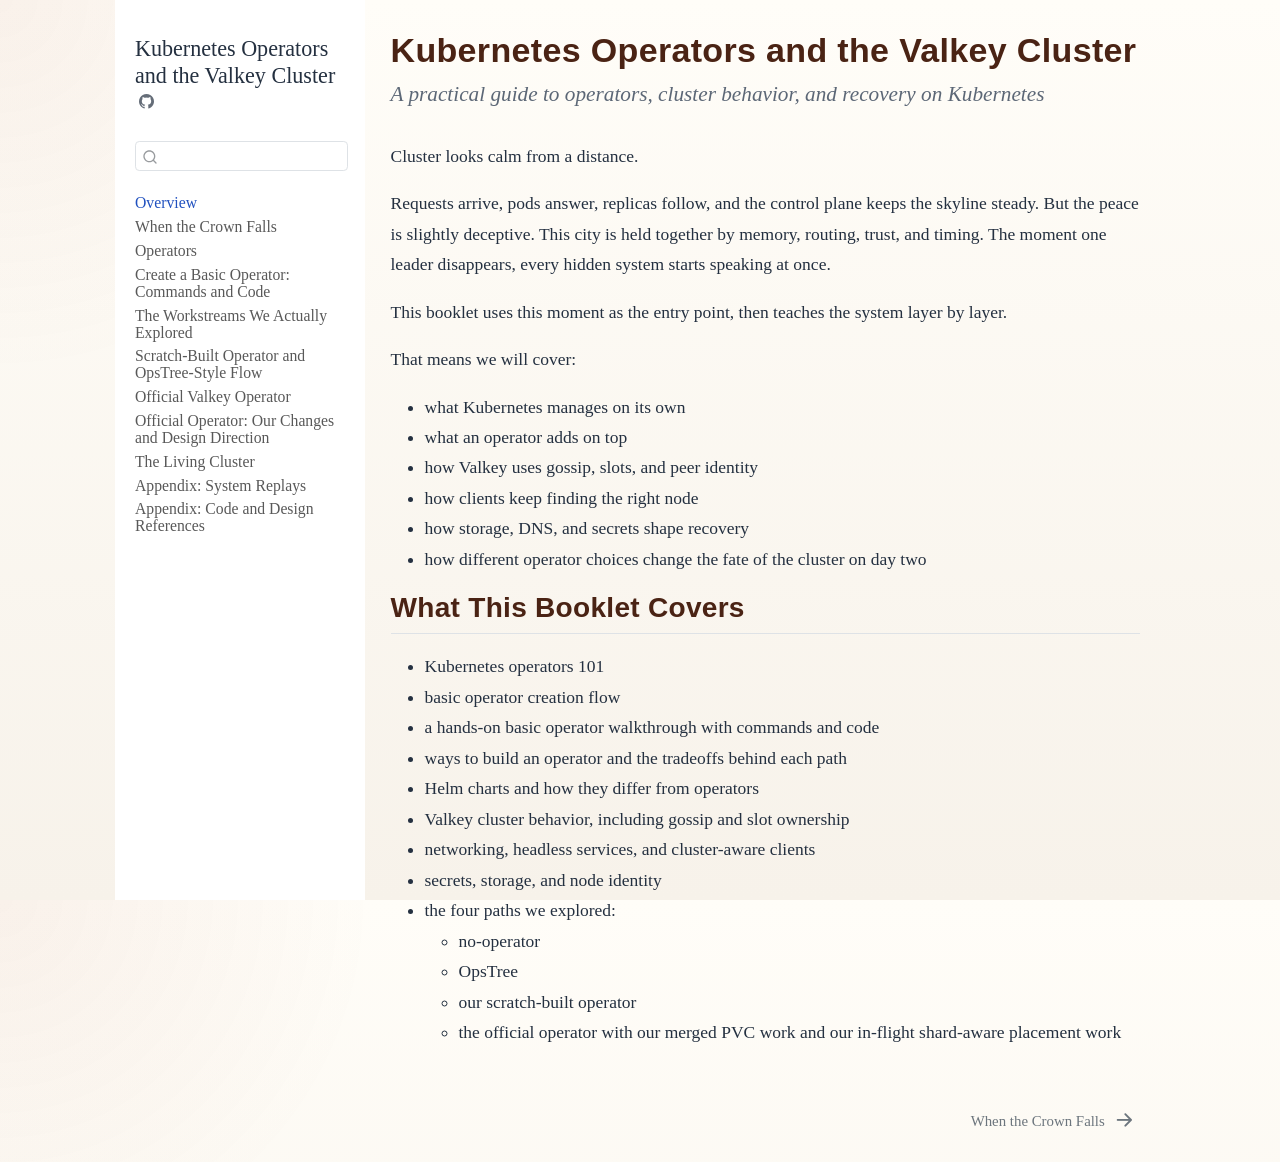
<file: index.html>
<!DOCTYPE html>
<html xmlns="http://www.w3.org/1999/xhtml" lang="en" xml:lang="en"><head>

<meta charset="utf-8">
<meta name="generator" content="quarto-1.9.37">

<meta name="viewport" content="width=device-width, initial-scale=1.0, user-scalable=yes">


<title>Kubernetes Operators and the Valkey Cluster</title>
<style>
/* Default styles provided by pandoc.
** See https://pandoc.org/MANUAL.html#variables-for-html for config info.
*/
code{white-space: pre-wrap;}
span.smallcaps{font-variant: small-caps;}
div.columns{display: flex; gap: min(4vw, 1.5em);}
div.column{flex: auto; overflow-x: auto;}
div.hanging-indent{margin-left: 1.5em; text-indent: -1.5em;}
ul.task-list{list-style: none;}
ul.task-list li input[type="checkbox"] {
  width: 0.8em;
  margin: 0 0.8em 0.2em -1em; /* quarto-specific, see https://github.com/quarto-dev/quarto-cli/issues/4556 */ 
  vertical-align: middle;
}
</style>


<script src="site_libs/quarto-nav/quarto-nav.js"></script>
<script src="site_libs/quarto-nav/headroom.min.js"></script>
<script src="site_libs/clipboard/clipboard.min.js"></script>
<script src="site_libs/quarto-search/autocomplete.umd.js"></script>
<script src="site_libs/quarto-search/fuse.min.js"></script>
<script src="site_libs/quarto-search/quarto-search.js"></script>
<meta name="quarto:offset" content="./">
<link href="./acts/01-the-problem.html" rel="next">
<script src="site_libs/quarto-html/quarto.js" type="module"></script>
<script src="site_libs/quarto-html/tabsets/tabsets.js" type="module"></script>
<script src="site_libs/quarto-html/popper.min.js"></script>
<script src="site_libs/quarto-html/tippy.umd.min.js"></script>
<script src="site_libs/quarto-html/anchor.min.js"></script>
<link href="site_libs/quarto-html/tippy.css" rel="stylesheet">
<link href="site_libs/quarto-html/quarto-syntax-highlighting-7f8f88aac4f3542376d5c11b86a4c14d.css" rel="stylesheet" id="quarto-text-highlighting-styles">
<script src="site_libs/bootstrap/bootstrap.min.js"></script>
<link href="site_libs/bootstrap/bootstrap-icons.css" rel="stylesheet">
<link href="site_libs/bootstrap/bootstrap-367522ac618891c39d4b2ae87ea7600e.min.css" rel="stylesheet" append-hash="true" id="quarto-bootstrap" data-mode="light">
<script id="quarto-search-options" type="application/json">{
  "location": "sidebar",
  "copy-button": false,
  "collapse-after": 3,
  "panel-placement": "start",
  "type": "textbox",
  "limit": 50,
  "keyboard-shortcut": [
    "f",
    "/",
    "s"
  ],
  "show-item-context": false,
  "language": {
    "search-no-results-text": "No results",
    "search-matching-documents-text": "matching documents",
    "search-copy-link-title": "Copy link to search",
    "search-hide-matches-text": "Hide additional matches",
    "search-more-match-text": "more match in this document",
    "search-more-matches-text": "more matches in this document",
    "search-clear-button-title": "Clear",
    "search-text-placeholder": "",
    "search-detached-cancel-button-title": "Cancel",
    "search-submit-button-title": "Submit",
    "search-label": "Search"
  }
}</script>
<style>html{ scroll-behavior: smooth; }</style>


<link rel="stylesheet" href="styles.css">
</head>

<body class="nav-sidebar floating fullcontent quarto-light">

<div id="quarto-search-results"></div>
  <header id="quarto-header" class="headroom fixed-top">
  <nav class="quarto-secondary-nav">
    <div class="container-fluid d-flex">
      <button type="button" class="quarto-btn-toggle btn" data-bs-toggle="collapse" role="button" data-bs-target=".quarto-sidebar-collapse-item" aria-controls="quarto-sidebar" aria-expanded="false" aria-label="Toggle sidebar navigation" onclick="if (window.quartoToggleHeadroom) { window.quartoToggleHeadroom(); }">
        <i class="bi bi-layout-text-sidebar-reverse"></i>
      </button>
        <nav class="quarto-page-breadcrumbs" aria-label="breadcrumb"><ol class="breadcrumb"><li class="breadcrumb-item"><a href="./index.html"><span class="chapter-title">Overview</span></a></li></ol></nav>
        <a class="flex-grow-1" role="navigation" data-bs-toggle="collapse" data-bs-target=".quarto-sidebar-collapse-item" aria-controls="quarto-sidebar" aria-expanded="false" aria-label="Toggle sidebar navigation" onclick="if (window.quartoToggleHeadroom) { window.quartoToggleHeadroom(); }">      
        </a>
      <button type="button" class="btn quarto-search-button" aria-label="Search" onclick="window.quartoOpenSearch();">
        <i class="bi bi-search"></i>
      </button>
    </div>
  </nav>
</header>
<!-- content -->
<div id="quarto-content" class="quarto-container page-columns page-rows-contents page-layout-article">
<!-- sidebar -->
  <nav id="quarto-sidebar" class="sidebar collapse collapse-horizontal quarto-sidebar-collapse-item sidebar-navigation floating overflow-auto">
    <div class="pt-lg-2 mt-2 text-left sidebar-header">
    <div class="sidebar-title mb-0 py-0">
      <a href="./">Kubernetes Operators and the Valkey Cluster</a> 
        <div class="sidebar-tools-main">
    <a href="https://github.com/DharmendraChoudhary67/operator-doc" title="Source Code" class="quarto-navigation-tool px-1" aria-label="Source Code"><i class="bi bi-github"></i></a>
</div>
    </div>
      </div>
        <div class="mt-2 flex-shrink-0 align-items-center">
        <div class="sidebar-search">
        <div id="quarto-search" class="" title="Search"></div>
        </div>
        </div>
    <div class="sidebar-menu-container"> 
    <ul class="list-unstyled mt-1">
        <li class="sidebar-item">
  <div class="sidebar-item-container"> 
  <a href="./index.html" class="sidebar-item-text sidebar-link active"><span class="chapter-title">Overview</span></a>
  </div>
</li>
        <li class="sidebar-item">
  <div class="sidebar-item-container"> 
  <a href="./acts/01-the-problem.html" class="sidebar-item-text sidebar-link"><span class="chapter-title">When the Crown Falls</span></a>
  </div>
</li>
        <li class="sidebar-item">
  <div class="sidebar-item-container"> 
  <a href="./acts/02-building-an-operator.html" class="sidebar-item-text sidebar-link"><span class="chapter-title">Operators</span></a>
  </div>
</li>
        <li class="sidebar-item">
  <div class="sidebar-item-container"> 
  <a href="./acts/basic-operator-in-practice.html" class="sidebar-item-text sidebar-link"><span class="chapter-title">Create a Basic Operator: Commands and Code</span></a>
  </div>
</li>
        <li class="sidebar-item">
  <div class="sidebar-item-container"> 
  <a href="./acts/04-operator-paths.html" class="sidebar-item-text sidebar-link"><span class="chapter-title">The Workstreams We Actually Explored</span></a>
  </div>
</li>
        <li class="sidebar-item">
  <div class="sidebar-item-container"> 
  <a href="./acts/scratch-and-opstree-flow.html" class="sidebar-item-text sidebar-link"><span class="chapter-title">Scratch-Built Operator and OpsTree-Style Flow</span></a>
  </div>
</li>
        <li class="sidebar-item">
  <div class="sidebar-item-container"> 
  <a href="./acts/official-operator-runtime.html" class="sidebar-item-text sidebar-link"><span class="chapter-title">Official Valkey Operator</span></a>
  </div>
</li>
        <li class="sidebar-item">
  <div class="sidebar-item-container"> 
  <a href="./acts/official-operator-our-changes.html" class="sidebar-item-text sidebar-link"><span class="chapter-title">Official Operator: Our Changes and Design Direction</span></a>
  </div>
</li>
        <li class="sidebar-item">
  <div class="sidebar-item-container"> 
  <a href="./acts/03-how-the-cluster-lives.html" class="sidebar-item-text sidebar-link"><span class="chapter-title">The Living Cluster</span></a>
  </div>
</li>
        <li class="sidebar-item">
  <div class="sidebar-item-container"> 
  <a href="./appendix/01-system-replays.html" class="sidebar-item-text sidebar-link"><span class="chapter-title">Appendix: System Replays</span></a>
  </div>
</li>
        <li class="sidebar-item">
  <div class="sidebar-item-container"> 
  <a href="./appendix/02-code-and-design-references.html" class="sidebar-item-text sidebar-link"><span class="chapter-title">Appendix: Code and Design References</span></a>
  </div>
</li>
    </ul>
    </div>
</nav>
<div id="quarto-sidebar-glass" class="quarto-sidebar-collapse-item" data-bs-toggle="collapse" data-bs-target=".quarto-sidebar-collapse-item"></div>
<!-- margin-sidebar -->
    
<!-- main -->
<main class="content" id="quarto-document-content">

<header id="title-block-header" class="quarto-title-block default">
<div class="quarto-title">
<h1 class="title">Kubernetes Operators and the Valkey Cluster</h1>
<p class="subtitle lead">A practical guide to operators, cluster behavior, and recovery on Kubernetes</p>
</div>



<div class="quarto-title-meta">

    
  
    
  </div>
  


</header>


<p>Cluster looks calm from a distance.</p>
<p>Requests arrive, pods answer, replicas follow, and the control plane keeps the skyline steady. But the peace is slightly deceptive. This city is held together by memory, routing, trust, and timing. The moment one leader disappears, every hidden system starts speaking at once.</p>
<p>This booklet uses this moment as the entry point, then teaches the system layer by layer.</p>
<p>That means we will cover:</p>
<ul>
<li>what Kubernetes manages on its own</li>
<li>what an operator adds on top</li>
<li>how Valkey uses gossip, slots, and peer identity</li>
<li>how clients keep finding the right node</li>
<li>how storage, DNS, and secrets shape recovery</li>
<li>how different operator choices change the fate of the cluster on day two</li>
</ul>
<section id="what-this-booklet-covers" class="level2">
<h2 class="anchored" data-anchor-id="what-this-booklet-covers">What This Booklet Covers</h2>
<ul>
<li>Kubernetes operators 101</li>
<li>basic operator creation flow</li>
<li>a hands-on basic operator walkthrough with commands and code</li>
<li>ways to build an operator and the tradeoffs behind each path</li>
<li>Helm charts and how they differ from operators</li>
<li>Valkey cluster behavior, including gossip and slot ownership</li>
<li>networking, headless services, and cluster-aware clients</li>
<li>secrets, storage, and node identity</li>
<li>the four paths we explored:
<ul>
<li>no-operator</li>
<li>OpsTree</li>
<li>our scratch-built operator</li>
<li>the official operator with our merged PVC work and our in-flight shard-aware placement work</li>
</ul></li>
</ul>


</section>

</main> <!-- /main -->
<script>
document.addEventListener("keydown", function (event) {
  const target = event.target;
  const isTypingContext =
    target &&
    (target.tagName === "INPUT" ||
      target.tagName === "TEXTAREA" ||
      target.tagName === "SELECT" ||
      target.isContentEditable);

  if (isTypingContext || event.metaKey || event.ctrlKey || event.altKey) {
    return;
  }

  const prev = document.querySelector('link[rel="prev"]');
  const next = document.querySelector('link[rel="next"]');

  if (event.key === "ArrowLeft" && prev) {
    window.location.href = prev.href;
  }

  if (event.key === "ArrowRight" && next) {
    window.location.href = next.href;
  }
});
</script>
<script id="quarto-html-after-body" type="application/javascript">
  window.document.addEventListener("DOMContentLoaded", function (event) {
    const icon = "";
    const anchorJS = new window.AnchorJS();
    anchorJS.options = {
      placement: 'right',
      icon: icon
    };
    anchorJS.add('.anchored');
    const isCodeAnnotation = (el) => {
      for (const clz of el.classList) {
        if (clz.startsWith('code-annotation-')) {                     
          return true;
        }
      }
      return false;
    }
    const onCopySuccess = function(e) {
      // button target
      const button = e.trigger;
      // don't keep focus
      button.blur();
      // flash "checked"
      button.classList.add('code-copy-button-checked');
      var currentTitle = button.getAttribute("title");
      button.setAttribute("title", "Copied!");
      let tooltip;
      if (window.bootstrap) {
        button.setAttribute("data-bs-toggle", "tooltip");
        button.setAttribute("data-bs-placement", "left");
        button.setAttribute("data-bs-title", "Copied!");
        tooltip = new bootstrap.Tooltip(button, 
          { trigger: "manual", 
            customClass: "code-copy-button-tooltip",
            offset: [0, -8]});
        tooltip.show();    
      }
      setTimeout(function() {
        if (tooltip) {
          tooltip.hide();
          button.removeAttribute("data-bs-title");
          button.removeAttribute("data-bs-toggle");
          button.removeAttribute("data-bs-placement");
        }
        button.setAttribute("title", currentTitle);
        button.classList.remove('code-copy-button-checked');
      }, 1000);
      // clear code selection
      e.clearSelection();
    }
    const getTextToCopy = function(trigger) {
      const outerScaffold = trigger.parentElement.cloneNode(true);
      const codeEl = outerScaffold.querySelector('code');
      for (const childEl of codeEl.children) {
        if (isCodeAnnotation(childEl)) {
          childEl.remove();
        }
      }
      return codeEl.innerText;
    }
    const clipboard = new window.ClipboardJS('.code-copy-button:not([data-in-quarto-modal])', {
      text: getTextToCopy
    });
    clipboard.on('success', onCopySuccess);
    if (window.document.getElementById('quarto-embedded-source-code-modal')) {
      const clipboardModal = new window.ClipboardJS('.code-copy-button[data-in-quarto-modal]', {
        text: getTextToCopy,
        container: window.document.getElementById('quarto-embedded-source-code-modal')
      });
      clipboardModal.on('success', onCopySuccess);
    }
      var localhostRegex = new RegExp(/^(?:http|https):\/\/localhost\:?[0-9]*\//);
      var mailtoRegex = new RegExp(/^mailto:/);
        var filterRegex = new RegExp('/' + window.location.host + '/');
      var isInternal = (href) => {
          return filterRegex.test(href) || localhostRegex.test(href) || mailtoRegex.test(href);
      }
      // Inspect non-navigation links and adorn them if external
     var links = window.document.querySelectorAll('a[href]:not(.nav-link):not(.navbar-brand):not(.toc-action):not(.sidebar-link):not(.sidebar-item-toggle):not(.pagination-link):not(.no-external):not([aria-hidden]):not(.dropdown-item):not(.quarto-navigation-tool):not(.about-link)');
      for (var i=0; i<links.length; i++) {
        const link = links[i];
        if (!isInternal(link.href)) {
          // undo the damage that might have been done by quarto-nav.js in the case of
          // links that we want to consider external
          if (link.dataset.originalHref !== undefined) {
            link.href = link.dataset.originalHref;
          }
        }
      }
    function tippyHover(el, contentFn, onTriggerFn, onUntriggerFn) {
      const config = {
        allowHTML: true,
        maxWidth: 500,
        delay: 100,
        arrow: false,
        appendTo: function(el) {
            return el.parentElement;
        },
        interactive: true,
        interactiveBorder: 10,
        theme: 'quarto',
        placement: 'bottom-start',
      };
      if (contentFn) {
        config.content = contentFn;
      }
      if (onTriggerFn) {
        config.onTrigger = onTriggerFn;
      }
      if (onUntriggerFn) {
        config.onUntrigger = onUntriggerFn;
      }
      window.tippy(el, config); 
    }
    const noterefs = window.document.querySelectorAll('a[role="doc-noteref"]');
    for (var i=0; i<noterefs.length; i++) {
      const ref = noterefs[i];
      tippyHover(ref, function() {
        // use id or data attribute instead here
        let href = ref.getAttribute('data-footnote-href') || ref.getAttribute('href');
        try { href = new URL(href).hash; } catch {}
        const id = href.replace(/^#\/?/, "");
        const note = window.document.getElementById(id);
        if (note) {
          return note.innerHTML;
        } else {
          return "";
        }
      });
    }
    const xrefs = window.document.querySelectorAll('a.quarto-xref');
    const processXRef = (id, note) => {
      // Strip column container classes
      const stripColumnClz = (el) => {
        el.classList.remove("page-full", "page-columns");
        if (el.children) {
          for (const child of el.children) {
            stripColumnClz(child);
          }
        }
      }
      stripColumnClz(note)
      if (id === null || id.startsWith('sec-')) {
        // Special case sections, only their first couple elements
        const container = document.createElement("div");
        if (note.children && note.children.length > 2) {
          container.appendChild(note.children[0].cloneNode(true));
          for (let i = 1; i < note.children.length; i++) {
            const child = note.children[i];
            if (child.tagName === "P" && child.innerText === "") {
              continue;
            } else {
              container.appendChild(child.cloneNode(true));
              break;
            }
          }
          if (window.Quarto?.typesetMath) {
            window.Quarto.typesetMath(container);
          }
          return container.innerHTML
        } else {
          if (window.Quarto?.typesetMath) {
            window.Quarto.typesetMath(note);
          }
          return note.innerHTML;
        }
      } else {
        // Remove any anchor links if they are present
        const anchorLink = note.querySelector('a.anchorjs-link');
        if (anchorLink) {
          anchorLink.remove();
        }
        if (window.Quarto?.typesetMath) {
          window.Quarto.typesetMath(note);
        }
        if (note.classList.contains("callout")) {
          return note.outerHTML;
        } else {
          return note.innerHTML;
        }
      }
    }
    for (var i=0; i<xrefs.length; i++) {
      const xref = xrefs[i];
      tippyHover(xref, undefined, function(instance) {
        instance.disable();
        let url = xref.getAttribute('href');
        let hash = undefined; 
        if (url.startsWith('#')) {
          hash = url;
        } else {
          try { hash = new URL(url).hash; } catch {}
        }
        if (hash) {
          const id = hash.replace(/^#\/?/, "");
          const note = window.document.getElementById(id);
          if (note !== null) {
            try {
              const html = processXRef(id, note.cloneNode(true));
              instance.setContent(html);
            } finally {
              instance.enable();
              instance.show();
            }
          } else {
            // See if we can fetch this
            fetch(url.split('#')[0])
            .then(res => res.text())
            .then(html => {
              const parser = new DOMParser();
              const htmlDoc = parser.parseFromString(html, "text/html");
              const note = htmlDoc.getElementById(id);
              if (note !== null) {
                const html = processXRef(id, note);
                instance.setContent(html);
              } 
            }).finally(() => {
              instance.enable();
              instance.show();
            });
          }
        } else {
          // See if we can fetch a full url (with no hash to target)
          // This is a special case and we should probably do some content thinning / targeting
          fetch(url)
          .then(res => res.text())
          .then(html => {
            const parser = new DOMParser();
            const htmlDoc = parser.parseFromString(html, "text/html");
            const note = htmlDoc.querySelector('main.content');
            if (note !== null) {
              // This should only happen for chapter cross references
              // (since there is no id in the URL)
              // remove the first header
              if (note.children.length > 0 && note.children[0].tagName === "HEADER") {
                note.children[0].remove();
              }
              const html = processXRef(null, note);
              instance.setContent(html);
            } 
          }).finally(() => {
            instance.enable();
            instance.show();
          });
        }
      }, function(instance) {
      });
    }
        let selectedAnnoteEl;
        const selectorForAnnotation = ( cell, annotation) => {
          let cellAttr = 'data-code-cell="' + cell + '"';
          let lineAttr = 'data-code-annotation="' +  annotation + '"';
          const selector = 'span[' + cellAttr + '][' + lineAttr + ']';
          return selector;
        }
        const selectCodeLines = (annoteEl) => {
          const doc = window.document;
          const targetCell = annoteEl.getAttribute("data-target-cell");
          const targetAnnotation = annoteEl.getAttribute("data-target-annotation");
          const annoteSpan = window.document.querySelector(selectorForAnnotation(targetCell, targetAnnotation));
          const lines = annoteSpan.getAttribute("data-code-lines").split(",");
          const lineIds = lines.map((line) => {
            return targetCell + "-" + line;
          })
          let top = null;
          let height = null;
          let parent = null;
          if (lineIds.length > 0) {
              //compute the position of the single el (top and bottom and make a div)
              const el = window.document.getElementById(lineIds[0]);
              top = el.offsetTop;
              height = el.offsetHeight;
              parent = el.parentElement.parentElement;
            if (lineIds.length > 1) {
              const lastEl = window.document.getElementById(lineIds[lineIds.length - 1]);
              const bottom = lastEl.offsetTop + lastEl.offsetHeight;
              height = bottom - top;
            }
            if (top !== null && height !== null && parent !== null) {
              // cook up a div (if necessary) and position it 
              let div = window.document.getElementById("code-annotation-line-highlight");
              if (div === null) {
                div = window.document.createElement("div");
                div.setAttribute("id", "code-annotation-line-highlight");
                div.style.position = 'absolute';
                parent.appendChild(div);
              }
              div.style.top = top - 2 + "px";
              div.style.height = height + 4 + "px";
              div.style.left = 0;
              let gutterDiv = window.document.getElementById("code-annotation-line-highlight-gutter");
              if (gutterDiv === null) {
                gutterDiv = window.document.createElement("div");
                gutterDiv.setAttribute("id", "code-annotation-line-highlight-gutter");
                gutterDiv.style.position = 'absolute';
                const codeCell = window.document.getElementById(targetCell);
                const gutter = codeCell.querySelector('.code-annotation-gutter');
                gutter.appendChild(gutterDiv);
              }
              gutterDiv.style.top = top - 2 + "px";
              gutterDiv.style.height = height + 4 + "px";
            }
            selectedAnnoteEl = annoteEl;
          }
        };
        const unselectCodeLines = () => {
          const elementsIds = ["code-annotation-line-highlight", "code-annotation-line-highlight-gutter"];
          elementsIds.forEach((elId) => {
            const div = window.document.getElementById(elId);
            if (div) {
              div.remove();
            }
          });
          selectedAnnoteEl = undefined;
        };
          // Handle positioning of the toggle
      window.addEventListener(
        "resize",
        throttle(() => {
          elRect = undefined;
          if (selectedAnnoteEl) {
            selectCodeLines(selectedAnnoteEl);
          }
        }, 10)
      );
      function throttle(fn, ms) {
      let throttle = false;
      let timer;
        return (...args) => {
          if(!throttle) { // first call gets through
              fn.apply(this, args);
              throttle = true;
          } else { // all the others get throttled
              if(timer) clearTimeout(timer); // cancel #2
              timer = setTimeout(() => {
                fn.apply(this, args);
                timer = throttle = false;
              }, ms);
          }
        };
      }
        // Attach click handler to the DT
        const annoteDls = window.document.querySelectorAll('dt[data-target-cell]');
        for (const annoteDlNode of annoteDls) {
          annoteDlNode.addEventListener('click', (event) => {
            const clickedEl = event.target;
            if (clickedEl !== selectedAnnoteEl) {
              unselectCodeLines();
              const activeEl = window.document.querySelector('dt[data-target-cell].code-annotation-active');
              if (activeEl) {
                activeEl.classList.remove('code-annotation-active');
              }
              selectCodeLines(clickedEl);
              clickedEl.classList.add('code-annotation-active');
            } else {
              // Unselect the line
              unselectCodeLines();
              clickedEl.classList.remove('code-annotation-active');
            }
          });
        }
    const findCites = (el) => {
      const parentEl = el.parentElement;
      if (parentEl) {
        const cites = parentEl.dataset.cites;
        if (cites) {
          return {
            el,
            cites: cites.split(' ')
          };
        } else {
          return findCites(el.parentElement)
        }
      } else {
        return undefined;
      }
    };
    var bibliorefs = window.document.querySelectorAll('a[role="doc-biblioref"]');
    for (var i=0; i<bibliorefs.length; i++) {
      const ref = bibliorefs[i];
      const citeInfo = findCites(ref);
      if (citeInfo) {
        tippyHover(citeInfo.el, function() {
          var popup = window.document.createElement('div');
          citeInfo.cites.forEach(function(cite) {
            var citeDiv = window.document.createElement('div');
            citeDiv.classList.add('hanging-indent');
            citeDiv.classList.add('csl-entry');
            var biblioDiv = window.document.getElementById('ref-' + cite);
            if (biblioDiv) {
              citeDiv.innerHTML = biblioDiv.innerHTML;
            }
            popup.appendChild(citeDiv);
          });
          return popup.innerHTML;
        });
      }
    }
  });
  </script>
<nav class="page-navigation">
  <div class="nav-page nav-page-previous">
  </div>
  <div class="nav-page nav-page-next">
      <a href="./acts/01-the-problem.html" class="pagination-link" aria-label="When the Crown Falls">
        <span class="nav-page-text"><span class="chapter-title">When the Crown Falls</span></span> <i class="bi bi-arrow-right-short"></i>
      </a>
  </div>
</nav>
</div> <!-- /content -->




<script src="site_libs/quarto-html/zenscroll-min.js"></script>
</body></html>
</file>
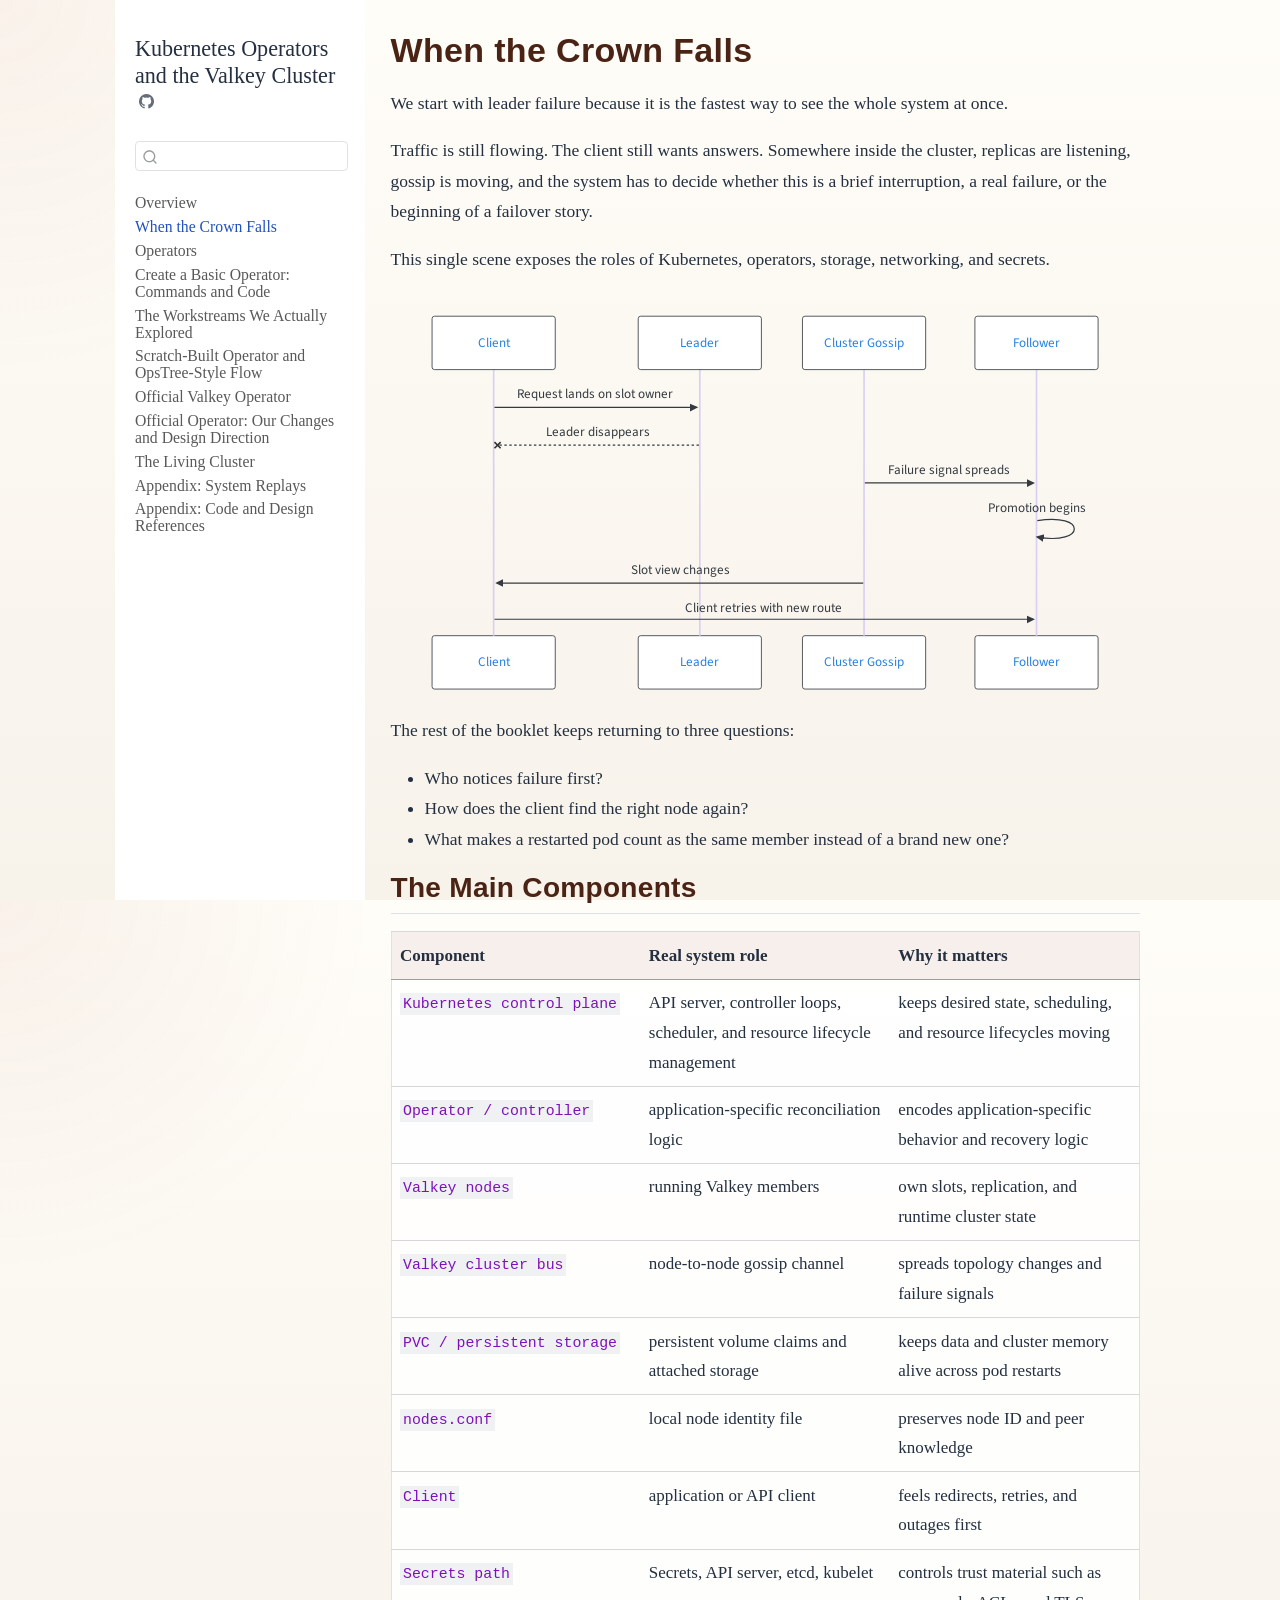
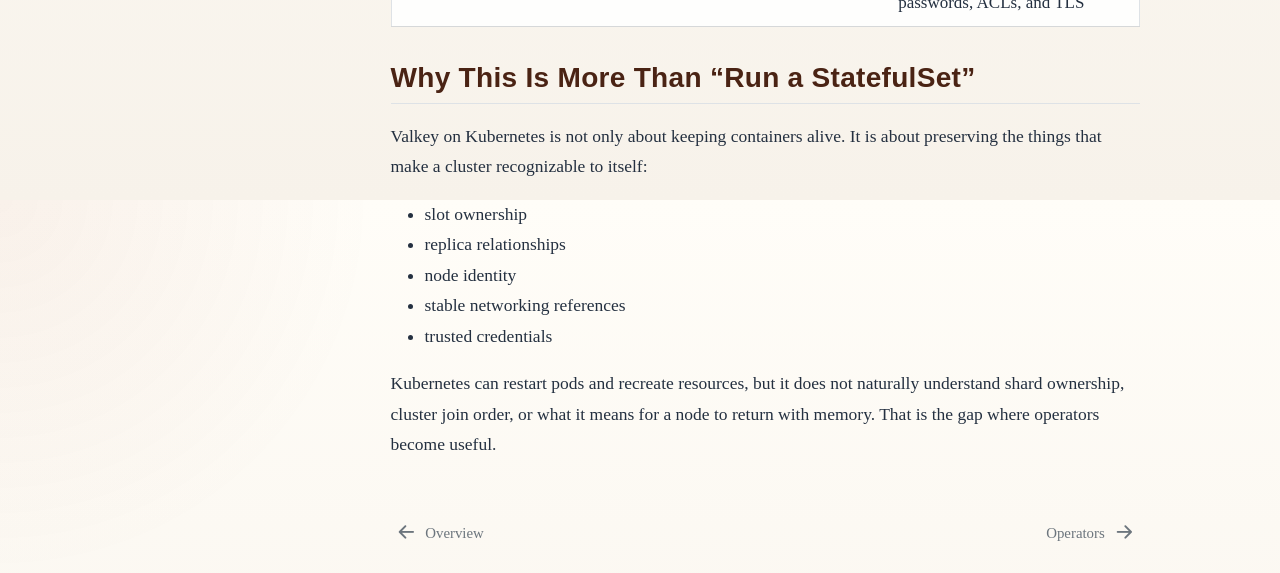
<file: acts/01-the-problem.html>
<!DOCTYPE html>
<html xmlns="http://www.w3.org/1999/xhtml" lang="en" xml:lang="en"><head>

<meta charset="utf-8">
<meta name="generator" content="quarto-1.9.37">

<meta name="viewport" content="width=device-width, initial-scale=1.0, user-scalable=yes">


<title>When the Crown Falls – Kubernetes Operators and the Valkey Cluster</title>
<style>
/* Default styles provided by pandoc.
** See https://pandoc.org/MANUAL.html#variables-for-html for config info.
*/
code{white-space: pre-wrap;}
span.smallcaps{font-variant: small-caps;}
div.columns{display: flex; gap: min(4vw, 1.5em);}
div.column{flex: auto; overflow-x: auto;}
div.hanging-indent{margin-left: 1.5em; text-indent: -1.5em;}
ul.task-list{list-style: none;}
ul.task-list li input[type="checkbox"] {
  width: 0.8em;
  margin: 0 0.8em 0.2em -1em; /* quarto-specific, see https://github.com/quarto-dev/quarto-cli/issues/4556 */ 
  vertical-align: middle;
}
</style>


<script src="../site_libs/quarto-nav/quarto-nav.js"></script>
<script src="../site_libs/quarto-nav/headroom.min.js"></script>
<script src="../site_libs/clipboard/clipboard.min.js"></script>
<script src="../site_libs/quarto-search/autocomplete.umd.js"></script>
<script src="../site_libs/quarto-search/fuse.min.js"></script>
<script src="../site_libs/quarto-search/quarto-search.js"></script>
<meta name="quarto:offset" content="../">
<link href="../acts/02-building-an-operator.html" rel="next">
<link href="../index.html" rel="prev">
<script src="../site_libs/quarto-html/quarto.js" type="module"></script>
<script src="../site_libs/quarto-html/tabsets/tabsets.js" type="module"></script>
<script src="../site_libs/quarto-html/popper.min.js"></script>
<script src="../site_libs/quarto-html/tippy.umd.min.js"></script>
<script src="../site_libs/quarto-html/anchor.min.js"></script>
<link href="../site_libs/quarto-html/tippy.css" rel="stylesheet">
<link href="../site_libs/quarto-html/quarto-syntax-highlighting-7f8f88aac4f3542376d5c11b86a4c14d.css" rel="stylesheet" id="quarto-text-highlighting-styles">
<script src="../site_libs/bootstrap/bootstrap.min.js"></script>
<link href="../site_libs/bootstrap/bootstrap-icons.css" rel="stylesheet">
<link href="../site_libs/bootstrap/bootstrap-367522ac618891c39d4b2ae87ea7600e.min.css" rel="stylesheet" append-hash="true" id="quarto-bootstrap" data-mode="light">
<script id="quarto-search-options" type="application/json">{
  "location": "sidebar",
  "copy-button": false,
  "collapse-after": 3,
  "panel-placement": "start",
  "type": "textbox",
  "limit": 50,
  "keyboard-shortcut": [
    "f",
    "/",
    "s"
  ],
  "show-item-context": false,
  "language": {
    "search-no-results-text": "No results",
    "search-matching-documents-text": "matching documents",
    "search-copy-link-title": "Copy link to search",
    "search-hide-matches-text": "Hide additional matches",
    "search-more-match-text": "more match in this document",
    "search-more-matches-text": "more matches in this document",
    "search-clear-button-title": "Clear",
    "search-text-placeholder": "",
    "search-detached-cancel-button-title": "Cancel",
    "search-submit-button-title": "Submit",
    "search-label": "Search"
  }
}</script>
<style>html{ scroll-behavior: smooth; }</style>
<script src="../site_libs/quarto-diagram/mermaid.min.js"></script>
<script src="../site_libs/quarto-diagram/mermaid-init.js"></script>
<link href="../site_libs/quarto-diagram/mermaid.css" rel="stylesheet">


<link rel="stylesheet" href="../styles.css">
</head>

<body class="nav-sidebar floating fullcontent quarto-light">

<div id="quarto-search-results"></div>
  <header id="quarto-header" class="headroom fixed-top">
  <nav class="quarto-secondary-nav">
    <div class="container-fluid d-flex">
      <button type="button" class="quarto-btn-toggle btn" data-bs-toggle="collapse" role="button" data-bs-target=".quarto-sidebar-collapse-item" aria-controls="quarto-sidebar" aria-expanded="false" aria-label="Toggle sidebar navigation" onclick="if (window.quartoToggleHeadroom) { window.quartoToggleHeadroom(); }">
        <i class="bi bi-layout-text-sidebar-reverse"></i>
      </button>
        <nav class="quarto-page-breadcrumbs" aria-label="breadcrumb"><ol class="breadcrumb"><li class="breadcrumb-item"><a href="../acts/01-the-problem.html"><span class="chapter-title">When the Crown Falls</span></a></li></ol></nav>
        <a class="flex-grow-1" role="navigation" data-bs-toggle="collapse" data-bs-target=".quarto-sidebar-collapse-item" aria-controls="quarto-sidebar" aria-expanded="false" aria-label="Toggle sidebar navigation" onclick="if (window.quartoToggleHeadroom) { window.quartoToggleHeadroom(); }">      
        </a>
      <button type="button" class="btn quarto-search-button" aria-label="Search" onclick="window.quartoOpenSearch();">
        <i class="bi bi-search"></i>
      </button>
    </div>
  </nav>
</header>
<!-- content -->
<div id="quarto-content" class="quarto-container page-columns page-rows-contents page-layout-article">
<!-- sidebar -->
  <nav id="quarto-sidebar" class="sidebar collapse collapse-horizontal quarto-sidebar-collapse-item sidebar-navigation floating overflow-auto">
    <div class="pt-lg-2 mt-2 text-left sidebar-header">
    <div class="sidebar-title mb-0 py-0">
      <a href="../">Kubernetes Operators and the Valkey Cluster</a> 
        <div class="sidebar-tools-main">
    <a href="https://github.com/DharmendraChoudhary67/operator-doc" title="Source Code" class="quarto-navigation-tool px-1" aria-label="Source Code"><i class="bi bi-github"></i></a>
</div>
    </div>
      </div>
        <div class="mt-2 flex-shrink-0 align-items-center">
        <div class="sidebar-search">
        <div id="quarto-search" class="" title="Search"></div>
        </div>
        </div>
    <div class="sidebar-menu-container"> 
    <ul class="list-unstyled mt-1">
        <li class="sidebar-item">
  <div class="sidebar-item-container"> 
  <a href="../index.html" class="sidebar-item-text sidebar-link"><span class="chapter-title">Overview</span></a>
  </div>
</li>
        <li class="sidebar-item">
  <div class="sidebar-item-container"> 
  <a href="../acts/01-the-problem.html" class="sidebar-item-text sidebar-link active"><span class="chapter-title">When the Crown Falls</span></a>
  </div>
</li>
        <li class="sidebar-item">
  <div class="sidebar-item-container"> 
  <a href="../acts/02-building-an-operator.html" class="sidebar-item-text sidebar-link"><span class="chapter-title">Operators</span></a>
  </div>
</li>
        <li class="sidebar-item">
  <div class="sidebar-item-container"> 
  <a href="../acts/basic-operator-in-practice.html" class="sidebar-item-text sidebar-link"><span class="chapter-title">Create a Basic Operator: Commands and Code</span></a>
  </div>
</li>
        <li class="sidebar-item">
  <div class="sidebar-item-container"> 
  <a href="../acts/04-operator-paths.html" class="sidebar-item-text sidebar-link"><span class="chapter-title">The Workstreams We Actually Explored</span></a>
  </div>
</li>
        <li class="sidebar-item">
  <div class="sidebar-item-container"> 
  <a href="../acts/scratch-and-opstree-flow.html" class="sidebar-item-text sidebar-link"><span class="chapter-title">Scratch-Built Operator and OpsTree-Style Flow</span></a>
  </div>
</li>
        <li class="sidebar-item">
  <div class="sidebar-item-container"> 
  <a href="../acts/official-operator-runtime.html" class="sidebar-item-text sidebar-link"><span class="chapter-title">Official Valkey Operator</span></a>
  </div>
</li>
        <li class="sidebar-item">
  <div class="sidebar-item-container"> 
  <a href="../acts/official-operator-our-changes.html" class="sidebar-item-text sidebar-link"><span class="chapter-title">Official Operator: Our Changes and Design Direction</span></a>
  </div>
</li>
        <li class="sidebar-item">
  <div class="sidebar-item-container"> 
  <a href="../acts/03-how-the-cluster-lives.html" class="sidebar-item-text sidebar-link"><span class="chapter-title">The Living Cluster</span></a>
  </div>
</li>
        <li class="sidebar-item">
  <div class="sidebar-item-container"> 
  <a href="../appendix/01-system-replays.html" class="sidebar-item-text sidebar-link"><span class="chapter-title">Appendix: System Replays</span></a>
  </div>
</li>
        <li class="sidebar-item">
  <div class="sidebar-item-container"> 
  <a href="../appendix/02-code-and-design-references.html" class="sidebar-item-text sidebar-link"><span class="chapter-title">Appendix: Code and Design References</span></a>
  </div>
</li>
    </ul>
    </div>
</nav>
<div id="quarto-sidebar-glass" class="quarto-sidebar-collapse-item" data-bs-toggle="collapse" data-bs-target=".quarto-sidebar-collapse-item"></div>
<!-- margin-sidebar -->
    
<!-- main -->
<main class="content" id="quarto-document-content">

<header id="title-block-header" class="quarto-title-block default">
<div class="quarto-title">
<h1 class="title"><span class="chapter-title">When the Crown Falls</span></h1>
</div>



<div class="quarto-title-meta">

    
  
    
  </div>
  


</header>


<p>We start with leader failure because it is the fastest way to see the whole system at once.</p>
<p>Traffic is still flowing. The client still wants answers. Somewhere inside the cluster, replicas are listening, gossip is moving, and the system has to decide whether this is a brief interruption, a real failure, or the beginning of a failover story.</p>
<p>This single scene exposes the roles of Kubernetes, operators, storage, networking, and secrets.</p>
<div class="cell" data-layout-align="default">
<div class="cell-output-display">
<div>
<p></p><figure class="figure"><p></p>
<div>
<pre class="mermaid mermaid-js">sequenceDiagram
  participant C as Client
  participant L as Leader
  participant G as Cluster Gossip
  participant F as Follower

  C-&gt;&gt;L: Request lands on slot owner
  L--xC: Leader disappears
  G-&gt;&gt;F: Failure signal spreads
  F-&gt;&gt;F: Promotion begins
  G-&gt;&gt;C: Slot view changes
  C-&gt;&gt;F: Client retries with new route
</pre>
</div>
<p></p></figure><p></p>
</div>
</div>
</div>
<p>The rest of the booklet keeps returning to three questions:</p>
<ul>
<li>Who notices failure first?</li>
<li>How does the client find the right node again?</li>
<li>What makes a restarted pod count as the same member instead of a brand new one?</li>
</ul>
<section id="the-main-components" class="level2">
<h2 class="anchored" data-anchor-id="the-main-components">The Main Components</h2>
<table class="caption-top table">
<colgroup>
<col style="width: 33%">
<col style="width: 33%">
<col style="width: 33%">
</colgroup>
<thead>
<tr class="header">
<th>Component</th>
<th>Real system role</th>
<th>Why it matters</th>
</tr>
</thead>
<tbody>
<tr class="odd">
<td><code>Kubernetes control plane</code></td>
<td>API server, controller loops, scheduler, and resource lifecycle management</td>
<td>keeps desired state, scheduling, and resource lifecycles moving</td>
</tr>
<tr class="even">
<td><code>Operator / controller</code></td>
<td>application-specific reconciliation logic</td>
<td>encodes application-specific behavior and recovery logic</td>
</tr>
<tr class="odd">
<td><code>Valkey nodes</code></td>
<td>running Valkey members</td>
<td>own slots, replication, and runtime cluster state</td>
</tr>
<tr class="even">
<td><code>Valkey cluster bus</code></td>
<td>node-to-node gossip channel</td>
<td>spreads topology changes and failure signals</td>
</tr>
<tr class="odd">
<td><code>PVC / persistent storage</code></td>
<td>persistent volume claims and attached storage</td>
<td>keeps data and cluster memory alive across pod restarts</td>
</tr>
<tr class="even">
<td><code>nodes.conf</code></td>
<td>local node identity file</td>
<td>preserves node ID and peer knowledge</td>
</tr>
<tr class="odd">
<td><code>Client</code></td>
<td>application or API client</td>
<td>feels redirects, retries, and outages first</td>
</tr>
<tr class="even">
<td><code>Secrets path</code></td>
<td>Secrets, API server, etcd, kubelet</td>
<td>controls trust material such as passwords, ACLs, and TLS</td>
</tr>
</tbody>
</table>
</section>
<section id="why-this-is-more-than-run-a-statefulset" class="level2">
<h2 class="anchored" data-anchor-id="why-this-is-more-than-run-a-statefulset">Why This Is More Than “Run a StatefulSet”</h2>
<p>Valkey on Kubernetes is not only about keeping containers alive. It is about preserving the things that make a cluster recognizable to itself:</p>
<ul>
<li>slot ownership</li>
<li>replica relationships</li>
<li>node identity</li>
<li>stable networking references</li>
<li>trusted credentials</li>
</ul>
<p>Kubernetes can restart pods and recreate resources, but it does not naturally understand shard ownership, cluster join order, or what it means for a node to return with memory. That is the gap where operators become useful.</p>


</section>

</main> <!-- /main -->
<script>
document.addEventListener("keydown", function (event) {
  const target = event.target;
  const isTypingContext =
    target &&
    (target.tagName === "INPUT" ||
      target.tagName === "TEXTAREA" ||
      target.tagName === "SELECT" ||
      target.isContentEditable);

  if (isTypingContext || event.metaKey || event.ctrlKey || event.altKey) {
    return;
  }

  const prev = document.querySelector('link[rel="prev"]');
  const next = document.querySelector('link[rel="next"]');

  if (event.key === "ArrowLeft" && prev) {
    window.location.href = prev.href;
  }

  if (event.key === "ArrowRight" && next) {
    window.location.href = next.href;
  }
});
</script>
<script id="quarto-html-after-body" type="application/javascript">
  window.document.addEventListener("DOMContentLoaded", function (event) {
    const icon = "";
    const anchorJS = new window.AnchorJS();
    anchorJS.options = {
      placement: 'right',
      icon: icon
    };
    anchorJS.add('.anchored');
    const isCodeAnnotation = (el) => {
      for (const clz of el.classList) {
        if (clz.startsWith('code-annotation-')) {                     
          return true;
        }
      }
      return false;
    }
    const onCopySuccess = function(e) {
      // button target
      const button = e.trigger;
      // don't keep focus
      button.blur();
      // flash "checked"
      button.classList.add('code-copy-button-checked');
      var currentTitle = button.getAttribute("title");
      button.setAttribute("title", "Copied!");
      let tooltip;
      if (window.bootstrap) {
        button.setAttribute("data-bs-toggle", "tooltip");
        button.setAttribute("data-bs-placement", "left");
        button.setAttribute("data-bs-title", "Copied!");
        tooltip = new bootstrap.Tooltip(button, 
          { trigger: "manual", 
            customClass: "code-copy-button-tooltip",
            offset: [0, -8]});
        tooltip.show();    
      }
      setTimeout(function() {
        if (tooltip) {
          tooltip.hide();
          button.removeAttribute("data-bs-title");
          button.removeAttribute("data-bs-toggle");
          button.removeAttribute("data-bs-placement");
        }
        button.setAttribute("title", currentTitle);
        button.classList.remove('code-copy-button-checked');
      }, 1000);
      // clear code selection
      e.clearSelection();
    }
    const getTextToCopy = function(trigger) {
      const outerScaffold = trigger.parentElement.cloneNode(true);
      const codeEl = outerScaffold.querySelector('code');
      for (const childEl of codeEl.children) {
        if (isCodeAnnotation(childEl)) {
          childEl.remove();
        }
      }
      return codeEl.innerText;
    }
    const clipboard = new window.ClipboardJS('.code-copy-button:not([data-in-quarto-modal])', {
      text: getTextToCopy
    });
    clipboard.on('success', onCopySuccess);
    if (window.document.getElementById('quarto-embedded-source-code-modal')) {
      const clipboardModal = new window.ClipboardJS('.code-copy-button[data-in-quarto-modal]', {
        text: getTextToCopy,
        container: window.document.getElementById('quarto-embedded-source-code-modal')
      });
      clipboardModal.on('success', onCopySuccess);
    }
      var localhostRegex = new RegExp(/^(?:http|https):\/\/localhost\:?[0-9]*\//);
      var mailtoRegex = new RegExp(/^mailto:/);
        var filterRegex = new RegExp('/' + window.location.host + '/');
      var isInternal = (href) => {
          return filterRegex.test(href) || localhostRegex.test(href) || mailtoRegex.test(href);
      }
      // Inspect non-navigation links and adorn them if external
     var links = window.document.querySelectorAll('a[href]:not(.nav-link):not(.navbar-brand):not(.toc-action):not(.sidebar-link):not(.sidebar-item-toggle):not(.pagination-link):not(.no-external):not([aria-hidden]):not(.dropdown-item):not(.quarto-navigation-tool):not(.about-link)');
      for (var i=0; i<links.length; i++) {
        const link = links[i];
        if (!isInternal(link.href)) {
          // undo the damage that might have been done by quarto-nav.js in the case of
          // links that we want to consider external
          if (link.dataset.originalHref !== undefined) {
            link.href = link.dataset.originalHref;
          }
        }
      }
    function tippyHover(el, contentFn, onTriggerFn, onUntriggerFn) {
      const config = {
        allowHTML: true,
        maxWidth: 500,
        delay: 100,
        arrow: false,
        appendTo: function(el) {
            return el.parentElement;
        },
        interactive: true,
        interactiveBorder: 10,
        theme: 'quarto',
        placement: 'bottom-start',
      };
      if (contentFn) {
        config.content = contentFn;
      }
      if (onTriggerFn) {
        config.onTrigger = onTriggerFn;
      }
      if (onUntriggerFn) {
        config.onUntrigger = onUntriggerFn;
      }
      window.tippy(el, config); 
    }
    const noterefs = window.document.querySelectorAll('a[role="doc-noteref"]');
    for (var i=0; i<noterefs.length; i++) {
      const ref = noterefs[i];
      tippyHover(ref, function() {
        // use id or data attribute instead here
        let href = ref.getAttribute('data-footnote-href') || ref.getAttribute('href');
        try { href = new URL(href).hash; } catch {}
        const id = href.replace(/^#\/?/, "");
        const note = window.document.getElementById(id);
        if (note) {
          return note.innerHTML;
        } else {
          return "";
        }
      });
    }
    const xrefs = window.document.querySelectorAll('a.quarto-xref');
    const processXRef = (id, note) => {
      // Strip column container classes
      const stripColumnClz = (el) => {
        el.classList.remove("page-full", "page-columns");
        if (el.children) {
          for (const child of el.children) {
            stripColumnClz(child);
          }
        }
      }
      stripColumnClz(note)
      if (id === null || id.startsWith('sec-')) {
        // Special case sections, only their first couple elements
        const container = document.createElement("div");
        if (note.children && note.children.length > 2) {
          container.appendChild(note.children[0].cloneNode(true));
          for (let i = 1; i < note.children.length; i++) {
            const child = note.children[i];
            if (child.tagName === "P" && child.innerText === "") {
              continue;
            } else {
              container.appendChild(child.cloneNode(true));
              break;
            }
          }
          if (window.Quarto?.typesetMath) {
            window.Quarto.typesetMath(container);
          }
          return container.innerHTML
        } else {
          if (window.Quarto?.typesetMath) {
            window.Quarto.typesetMath(note);
          }
          return note.innerHTML;
        }
      } else {
        // Remove any anchor links if they are present
        const anchorLink = note.querySelector('a.anchorjs-link');
        if (anchorLink) {
          anchorLink.remove();
        }
        if (window.Quarto?.typesetMath) {
          window.Quarto.typesetMath(note);
        }
        if (note.classList.contains("callout")) {
          return note.outerHTML;
        } else {
          return note.innerHTML;
        }
      }
    }
    for (var i=0; i<xrefs.length; i++) {
      const xref = xrefs[i];
      tippyHover(xref, undefined, function(instance) {
        instance.disable();
        let url = xref.getAttribute('href');
        let hash = undefined; 
        if (url.startsWith('#')) {
          hash = url;
        } else {
          try { hash = new URL(url).hash; } catch {}
        }
        if (hash) {
          const id = hash.replace(/^#\/?/, "");
          const note = window.document.getElementById(id);
          if (note !== null) {
            try {
              const html = processXRef(id, note.cloneNode(true));
              instance.setContent(html);
            } finally {
              instance.enable();
              instance.show();
            }
          } else {
            // See if we can fetch this
            fetch(url.split('#')[0])
            .then(res => res.text())
            .then(html => {
              const parser = new DOMParser();
              const htmlDoc = parser.parseFromString(html, "text/html");
              const note = htmlDoc.getElementById(id);
              if (note !== null) {
                const html = processXRef(id, note);
                instance.setContent(html);
              } 
            }).finally(() => {
              instance.enable();
              instance.show();
            });
          }
        } else {
          // See if we can fetch a full url (with no hash to target)
          // This is a special case and we should probably do some content thinning / targeting
          fetch(url)
          .then(res => res.text())
          .then(html => {
            const parser = new DOMParser();
            const htmlDoc = parser.parseFromString(html, "text/html");
            const note = htmlDoc.querySelector('main.content');
            if (note !== null) {
              // This should only happen for chapter cross references
              // (since there is no id in the URL)
              // remove the first header
              if (note.children.length > 0 && note.children[0].tagName === "HEADER") {
                note.children[0].remove();
              }
              const html = processXRef(null, note);
              instance.setContent(html);
            } 
          }).finally(() => {
            instance.enable();
            instance.show();
          });
        }
      }, function(instance) {
      });
    }
        let selectedAnnoteEl;
        const selectorForAnnotation = ( cell, annotation) => {
          let cellAttr = 'data-code-cell="' + cell + '"';
          let lineAttr = 'data-code-annotation="' +  annotation + '"';
          const selector = 'span[' + cellAttr + '][' + lineAttr + ']';
          return selector;
        }
        const selectCodeLines = (annoteEl) => {
          const doc = window.document;
          const targetCell = annoteEl.getAttribute("data-target-cell");
          const targetAnnotation = annoteEl.getAttribute("data-target-annotation");
          const annoteSpan = window.document.querySelector(selectorForAnnotation(targetCell, targetAnnotation));
          const lines = annoteSpan.getAttribute("data-code-lines").split(",");
          const lineIds = lines.map((line) => {
            return targetCell + "-" + line;
          })
          let top = null;
          let height = null;
          let parent = null;
          if (lineIds.length > 0) {
              //compute the position of the single el (top and bottom and make a div)
              const el = window.document.getElementById(lineIds[0]);
              top = el.offsetTop;
              height = el.offsetHeight;
              parent = el.parentElement.parentElement;
            if (lineIds.length > 1) {
              const lastEl = window.document.getElementById(lineIds[lineIds.length - 1]);
              const bottom = lastEl.offsetTop + lastEl.offsetHeight;
              height = bottom - top;
            }
            if (top !== null && height !== null && parent !== null) {
              // cook up a div (if necessary) and position it 
              let div = window.document.getElementById("code-annotation-line-highlight");
              if (div === null) {
                div = window.document.createElement("div");
                div.setAttribute("id", "code-annotation-line-highlight");
                div.style.position = 'absolute';
                parent.appendChild(div);
              }
              div.style.top = top - 2 + "px";
              div.style.height = height + 4 + "px";
              div.style.left = 0;
              let gutterDiv = window.document.getElementById("code-annotation-line-highlight-gutter");
              if (gutterDiv === null) {
                gutterDiv = window.document.createElement("div");
                gutterDiv.setAttribute("id", "code-annotation-line-highlight-gutter");
                gutterDiv.style.position = 'absolute';
                const codeCell = window.document.getElementById(targetCell);
                const gutter = codeCell.querySelector('.code-annotation-gutter');
                gutter.appendChild(gutterDiv);
              }
              gutterDiv.style.top = top - 2 + "px";
              gutterDiv.style.height = height + 4 + "px";
            }
            selectedAnnoteEl = annoteEl;
          }
        };
        const unselectCodeLines = () => {
          const elementsIds = ["code-annotation-line-highlight", "code-annotation-line-highlight-gutter"];
          elementsIds.forEach((elId) => {
            const div = window.document.getElementById(elId);
            if (div) {
              div.remove();
            }
          });
          selectedAnnoteEl = undefined;
        };
          // Handle positioning of the toggle
      window.addEventListener(
        "resize",
        throttle(() => {
          elRect = undefined;
          if (selectedAnnoteEl) {
            selectCodeLines(selectedAnnoteEl);
          }
        }, 10)
      );
      function throttle(fn, ms) {
      let throttle = false;
      let timer;
        return (...args) => {
          if(!throttle) { // first call gets through
              fn.apply(this, args);
              throttle = true;
          } else { // all the others get throttled
              if(timer) clearTimeout(timer); // cancel #2
              timer = setTimeout(() => {
                fn.apply(this, args);
                timer = throttle = false;
              }, ms);
          }
        };
      }
        // Attach click handler to the DT
        const annoteDls = window.document.querySelectorAll('dt[data-target-cell]');
        for (const annoteDlNode of annoteDls) {
          annoteDlNode.addEventListener('click', (event) => {
            const clickedEl = event.target;
            if (clickedEl !== selectedAnnoteEl) {
              unselectCodeLines();
              const activeEl = window.document.querySelector('dt[data-target-cell].code-annotation-active');
              if (activeEl) {
                activeEl.classList.remove('code-annotation-active');
              }
              selectCodeLines(clickedEl);
              clickedEl.classList.add('code-annotation-active');
            } else {
              // Unselect the line
              unselectCodeLines();
              clickedEl.classList.remove('code-annotation-active');
            }
          });
        }
    const findCites = (el) => {
      const parentEl = el.parentElement;
      if (parentEl) {
        const cites = parentEl.dataset.cites;
        if (cites) {
          return {
            el,
            cites: cites.split(' ')
          };
        } else {
          return findCites(el.parentElement)
        }
      } else {
        return undefined;
      }
    };
    var bibliorefs = window.document.querySelectorAll('a[role="doc-biblioref"]');
    for (var i=0; i<bibliorefs.length; i++) {
      const ref = bibliorefs[i];
      const citeInfo = findCites(ref);
      if (citeInfo) {
        tippyHover(citeInfo.el, function() {
          var popup = window.document.createElement('div');
          citeInfo.cites.forEach(function(cite) {
            var citeDiv = window.document.createElement('div');
            citeDiv.classList.add('hanging-indent');
            citeDiv.classList.add('csl-entry');
            var biblioDiv = window.document.getElementById('ref-' + cite);
            if (biblioDiv) {
              citeDiv.innerHTML = biblioDiv.innerHTML;
            }
            popup.appendChild(citeDiv);
          });
          return popup.innerHTML;
        });
      }
    }
  });
  </script>
<nav class="page-navigation">
  <div class="nav-page nav-page-previous">
      <a href="../index.html" class="pagination-link" aria-label="Overview">
        <i class="bi bi-arrow-left-short"></i> <span class="nav-page-text"><span class="chapter-title">Overview</span></span>
      </a>          
  </div>
  <div class="nav-page nav-page-next">
      <a href="../acts/02-building-an-operator.html" class="pagination-link" aria-label="Operators">
        <span class="nav-page-text"><span class="chapter-title">Operators</span></span> <i class="bi bi-arrow-right-short"></i>
      </a>
  </div>
</nav>
</div> <!-- /content -->




<script src="../site_libs/quarto-html/zenscroll-min.js"></script>
</body></html>
</file>
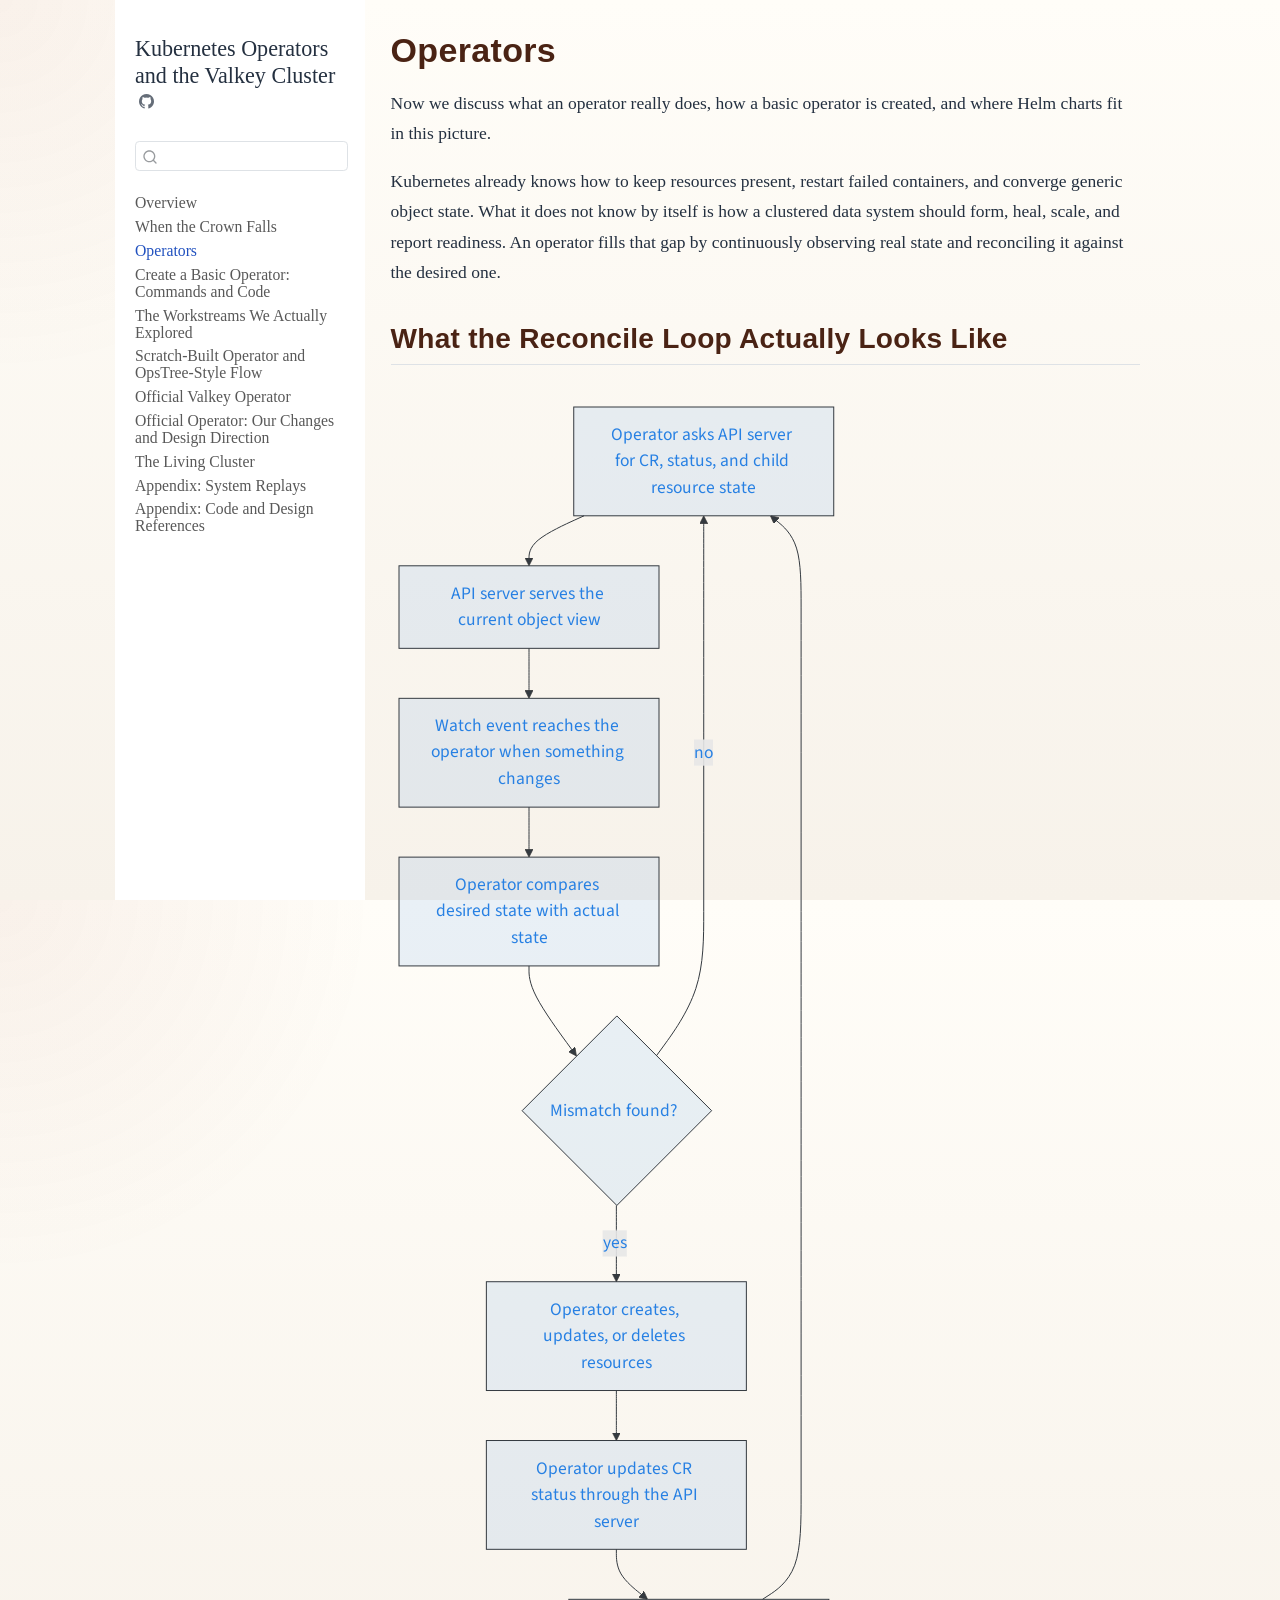
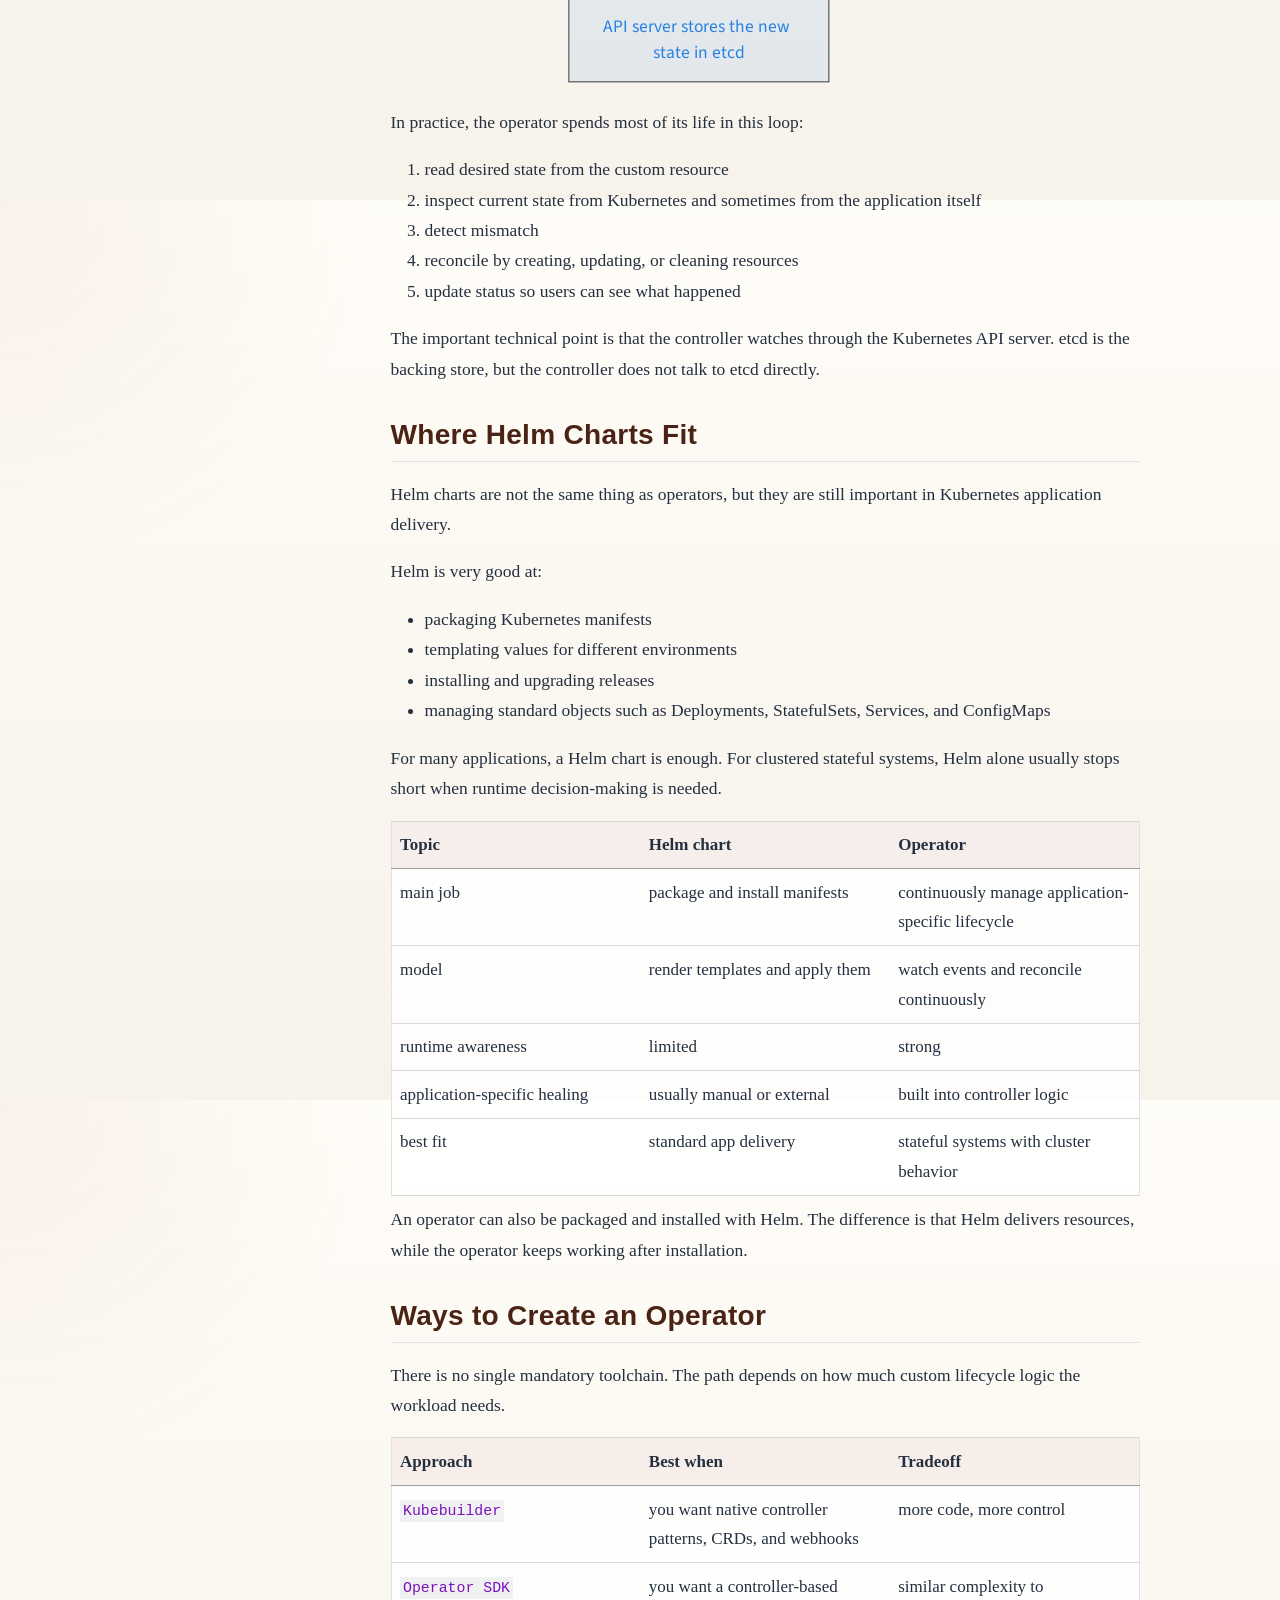
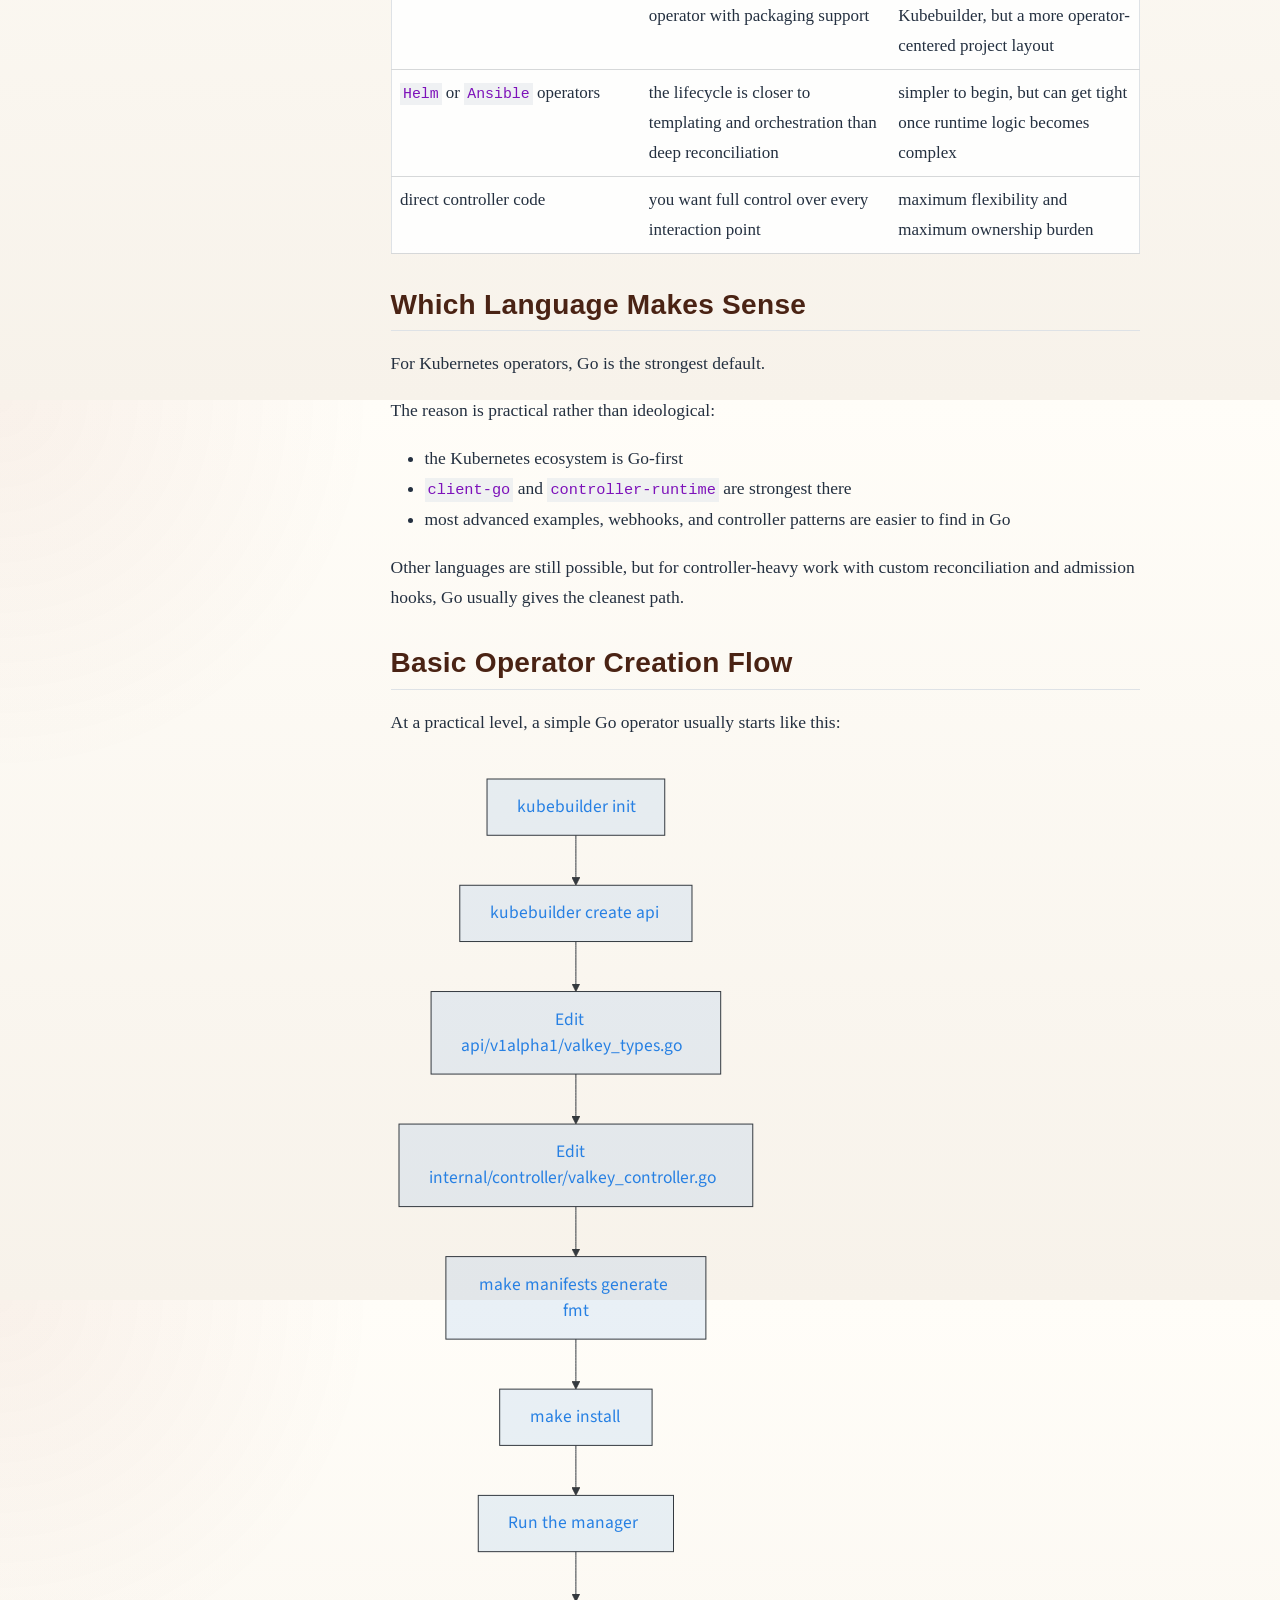
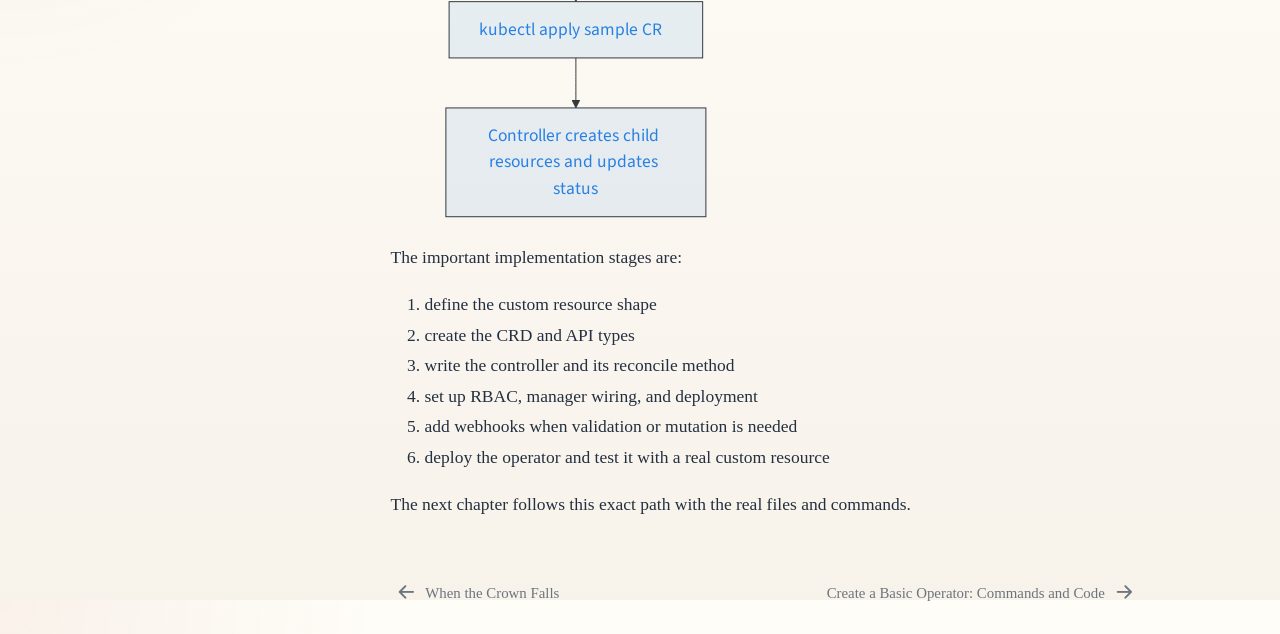
<file: acts/02-building-an-operator.html>
<!DOCTYPE html>
<html xmlns="http://www.w3.org/1999/xhtml" lang="en" xml:lang="en"><head>

<meta charset="utf-8">
<meta name="generator" content="quarto-1.9.37">

<meta name="viewport" content="width=device-width, initial-scale=1.0, user-scalable=yes">


<title>Operators – Kubernetes Operators and the Valkey Cluster</title>
<style>
/* Default styles provided by pandoc.
** See https://pandoc.org/MANUAL.html#variables-for-html for config info.
*/
code{white-space: pre-wrap;}
span.smallcaps{font-variant: small-caps;}
div.columns{display: flex; gap: min(4vw, 1.5em);}
div.column{flex: auto; overflow-x: auto;}
div.hanging-indent{margin-left: 1.5em; text-indent: -1.5em;}
ul.task-list{list-style: none;}
ul.task-list li input[type="checkbox"] {
  width: 0.8em;
  margin: 0 0.8em 0.2em -1em; /* quarto-specific, see https://github.com/quarto-dev/quarto-cli/issues/4556 */ 
  vertical-align: middle;
}
</style>


<script src="../site_libs/quarto-nav/quarto-nav.js"></script>
<script src="../site_libs/quarto-nav/headroom.min.js"></script>
<script src="../site_libs/clipboard/clipboard.min.js"></script>
<script src="../site_libs/quarto-search/autocomplete.umd.js"></script>
<script src="../site_libs/quarto-search/fuse.min.js"></script>
<script src="../site_libs/quarto-search/quarto-search.js"></script>
<meta name="quarto:offset" content="../">
<link href="../acts/basic-operator-in-practice.html" rel="next">
<link href="../acts/01-the-problem.html" rel="prev">
<script src="../site_libs/quarto-html/quarto.js" type="module"></script>
<script src="../site_libs/quarto-html/tabsets/tabsets.js" type="module"></script>
<script src="../site_libs/quarto-html/popper.min.js"></script>
<script src="../site_libs/quarto-html/tippy.umd.min.js"></script>
<script src="../site_libs/quarto-html/anchor.min.js"></script>
<link href="../site_libs/quarto-html/tippy.css" rel="stylesheet">
<link href="../site_libs/quarto-html/quarto-syntax-highlighting-7f8f88aac4f3542376d5c11b86a4c14d.css" rel="stylesheet" id="quarto-text-highlighting-styles">
<script src="../site_libs/bootstrap/bootstrap.min.js"></script>
<link href="../site_libs/bootstrap/bootstrap-icons.css" rel="stylesheet">
<link href="../site_libs/bootstrap/bootstrap-367522ac618891c39d4b2ae87ea7600e.min.css" rel="stylesheet" append-hash="true" id="quarto-bootstrap" data-mode="light">
<script id="quarto-search-options" type="application/json">{
  "location": "sidebar",
  "copy-button": false,
  "collapse-after": 3,
  "panel-placement": "start",
  "type": "textbox",
  "limit": 50,
  "keyboard-shortcut": [
    "f",
    "/",
    "s"
  ],
  "show-item-context": false,
  "language": {
    "search-no-results-text": "No results",
    "search-matching-documents-text": "matching documents",
    "search-copy-link-title": "Copy link to search",
    "search-hide-matches-text": "Hide additional matches",
    "search-more-match-text": "more match in this document",
    "search-more-matches-text": "more matches in this document",
    "search-clear-button-title": "Clear",
    "search-text-placeholder": "",
    "search-detached-cancel-button-title": "Cancel",
    "search-submit-button-title": "Submit",
    "search-label": "Search"
  }
}</script>
<style>html{ scroll-behavior: smooth; }</style>
<script src="../site_libs/quarto-diagram/mermaid.min.js"></script>
<script src="../site_libs/quarto-diagram/mermaid-init.js"></script>
<link href="../site_libs/quarto-diagram/mermaid.css" rel="stylesheet">


<link rel="stylesheet" href="../styles.css">
</head>

<body class="nav-sidebar floating fullcontent quarto-light">

<div id="quarto-search-results"></div>
  <header id="quarto-header" class="headroom fixed-top">
  <nav class="quarto-secondary-nav">
    <div class="container-fluid d-flex">
      <button type="button" class="quarto-btn-toggle btn" data-bs-toggle="collapse" role="button" data-bs-target=".quarto-sidebar-collapse-item" aria-controls="quarto-sidebar" aria-expanded="false" aria-label="Toggle sidebar navigation" onclick="if (window.quartoToggleHeadroom) { window.quartoToggleHeadroom(); }">
        <i class="bi bi-layout-text-sidebar-reverse"></i>
      </button>
        <nav class="quarto-page-breadcrumbs" aria-label="breadcrumb"><ol class="breadcrumb"><li class="breadcrumb-item"><a href="../acts/02-building-an-operator.html"><span class="chapter-title">Operators</span></a></li></ol></nav>
        <a class="flex-grow-1" role="navigation" data-bs-toggle="collapse" data-bs-target=".quarto-sidebar-collapse-item" aria-controls="quarto-sidebar" aria-expanded="false" aria-label="Toggle sidebar navigation" onclick="if (window.quartoToggleHeadroom) { window.quartoToggleHeadroom(); }">      
        </a>
      <button type="button" class="btn quarto-search-button" aria-label="Search" onclick="window.quartoOpenSearch();">
        <i class="bi bi-search"></i>
      </button>
    </div>
  </nav>
</header>
<!-- content -->
<div id="quarto-content" class="quarto-container page-columns page-rows-contents page-layout-article">
<!-- sidebar -->
  <nav id="quarto-sidebar" class="sidebar collapse collapse-horizontal quarto-sidebar-collapse-item sidebar-navigation floating overflow-auto">
    <div class="pt-lg-2 mt-2 text-left sidebar-header">
    <div class="sidebar-title mb-0 py-0">
      <a href="../">Kubernetes Operators and the Valkey Cluster</a> 
        <div class="sidebar-tools-main">
    <a href="https://github.com/DharmendraChoudhary67/operator-doc" title="Source Code" class="quarto-navigation-tool px-1" aria-label="Source Code"><i class="bi bi-github"></i></a>
</div>
    </div>
      </div>
        <div class="mt-2 flex-shrink-0 align-items-center">
        <div class="sidebar-search">
        <div id="quarto-search" class="" title="Search"></div>
        </div>
        </div>
    <div class="sidebar-menu-container"> 
    <ul class="list-unstyled mt-1">
        <li class="sidebar-item">
  <div class="sidebar-item-container"> 
  <a href="../index.html" class="sidebar-item-text sidebar-link"><span class="chapter-title">Overview</span></a>
  </div>
</li>
        <li class="sidebar-item">
  <div class="sidebar-item-container"> 
  <a href="../acts/01-the-problem.html" class="sidebar-item-text sidebar-link"><span class="chapter-title">When the Crown Falls</span></a>
  </div>
</li>
        <li class="sidebar-item">
  <div class="sidebar-item-container"> 
  <a href="../acts/02-building-an-operator.html" class="sidebar-item-text sidebar-link active"><span class="chapter-title">Operators</span></a>
  </div>
</li>
        <li class="sidebar-item">
  <div class="sidebar-item-container"> 
  <a href="../acts/basic-operator-in-practice.html" class="sidebar-item-text sidebar-link"><span class="chapter-title">Create a Basic Operator: Commands and Code</span></a>
  </div>
</li>
        <li class="sidebar-item">
  <div class="sidebar-item-container"> 
  <a href="../acts/04-operator-paths.html" class="sidebar-item-text sidebar-link"><span class="chapter-title">The Workstreams We Actually Explored</span></a>
  </div>
</li>
        <li class="sidebar-item">
  <div class="sidebar-item-container"> 
  <a href="../acts/scratch-and-opstree-flow.html" class="sidebar-item-text sidebar-link"><span class="chapter-title">Scratch-Built Operator and OpsTree-Style Flow</span></a>
  </div>
</li>
        <li class="sidebar-item">
  <div class="sidebar-item-container"> 
  <a href="../acts/official-operator-runtime.html" class="sidebar-item-text sidebar-link"><span class="chapter-title">Official Valkey Operator</span></a>
  </div>
</li>
        <li class="sidebar-item">
  <div class="sidebar-item-container"> 
  <a href="../acts/official-operator-our-changes.html" class="sidebar-item-text sidebar-link"><span class="chapter-title">Official Operator: Our Changes and Design Direction</span></a>
  </div>
</li>
        <li class="sidebar-item">
  <div class="sidebar-item-container"> 
  <a href="../acts/03-how-the-cluster-lives.html" class="sidebar-item-text sidebar-link"><span class="chapter-title">The Living Cluster</span></a>
  </div>
</li>
        <li class="sidebar-item">
  <div class="sidebar-item-container"> 
  <a href="../appendix/01-system-replays.html" class="sidebar-item-text sidebar-link"><span class="chapter-title">Appendix: System Replays</span></a>
  </div>
</li>
        <li class="sidebar-item">
  <div class="sidebar-item-container"> 
  <a href="../appendix/02-code-and-design-references.html" class="sidebar-item-text sidebar-link"><span class="chapter-title">Appendix: Code and Design References</span></a>
  </div>
</li>
    </ul>
    </div>
</nav>
<div id="quarto-sidebar-glass" class="quarto-sidebar-collapse-item" data-bs-toggle="collapse" data-bs-target=".quarto-sidebar-collapse-item"></div>
<!-- margin-sidebar -->
    
<!-- main -->
<main class="content" id="quarto-document-content">

<header id="title-block-header" class="quarto-title-block default">
<div class="quarto-title">
<h1 class="title"><span class="chapter-title">Operators</span></h1>
</div>



<div class="quarto-title-meta">

    
  
    
  </div>
  


</header>


<p>Now we discuss what an operator really does, how a basic operator is created, and where Helm charts fit in this picture.</p>
<p>Kubernetes already knows how to keep resources present, restart failed containers, and converge generic object state. What it does not know by itself is how a clustered data system should form, heal, scale, and report readiness. An operator fills that gap by continuously observing real state and reconciling it against the desired one.</p>
<section id="what-the-reconcile-loop-actually-looks-like" class="level2">
<h2 class="anchored" data-anchor-id="what-the-reconcile-loop-actually-looks-like">What the Reconcile Loop Actually Looks Like</h2>
<div class="cell" data-layout-align="default">
<div class="cell-output-display">
<div>
<p></p><figure class="figure"><p></p>
<div>
<pre class="mermaid mermaid-js">flowchart TD
  A["Operator asks API server for CR, status, and child resource state"] --&gt; B["API server serves the current object view"]
  B --&gt; C["Watch event reaches the operator when something changes"]
  C --&gt; D["Operator compares desired state with actual state"]
  D --&gt; E{"Mismatch found?"}
  E -- no --&gt; A
  E -- yes --&gt; F["Operator creates, updates, or deletes resources"]
  F --&gt; G["Operator updates CR status through the API server"]
  G --&gt; H["API server stores the new state in etcd"]
  H --&gt; A
</pre>
</div>
<p></p></figure><p></p>
</div>
</div>
</div>
<p>In practice, the operator spends most of its life in this loop:</p>
<ol type="1">
<li>read desired state from the custom resource</li>
<li>inspect current state from Kubernetes and sometimes from the application itself</li>
<li>detect mismatch</li>
<li>reconcile by creating, updating, or cleaning resources</li>
<li>update status so users can see what happened</li>
</ol>
<p>The important technical point is that the controller watches through the Kubernetes API server. etcd is the backing store, but the controller does not talk to etcd directly.</p>
</section>
<section id="where-helm-charts-fit" class="level2">
<h2 class="anchored" data-anchor-id="where-helm-charts-fit">Where Helm Charts Fit</h2>
<p>Helm charts are not the same thing as operators, but they are still important in Kubernetes application delivery.</p>
<p>Helm is very good at:</p>
<ul>
<li>packaging Kubernetes manifests</li>
<li>templating values for different environments</li>
<li>installing and upgrading releases</li>
<li>managing standard objects such as Deployments, StatefulSets, Services, and ConfigMaps</li>
</ul>
<p>For many applications, a Helm chart is enough. For clustered stateful systems, Helm alone usually stops short when runtime decision-making is needed.</p>
<table class="caption-top table">
<colgroup>
<col style="width: 33%">
<col style="width: 33%">
<col style="width: 33%">
</colgroup>
<thead>
<tr class="header">
<th>Topic</th>
<th>Helm chart</th>
<th>Operator</th>
</tr>
</thead>
<tbody>
<tr class="odd">
<td>main job</td>
<td>package and install manifests</td>
<td>continuously manage application-specific lifecycle</td>
</tr>
<tr class="even">
<td>model</td>
<td>render templates and apply them</td>
<td>watch events and reconcile continuously</td>
</tr>
<tr class="odd">
<td>runtime awareness</td>
<td>limited</td>
<td>strong</td>
</tr>
<tr class="even">
<td>application-specific healing</td>
<td>usually manual or external</td>
<td>built into controller logic</td>
</tr>
<tr class="odd">
<td>best fit</td>
<td>standard app delivery</td>
<td>stateful systems with cluster behavior</td>
</tr>
</tbody>
</table>
<p>An operator can also be packaged and installed with Helm. The difference is that Helm delivers resources, while the operator keeps working after installation.</p>
</section>
<section id="ways-to-create-an-operator" class="level2">
<h2 class="anchored" data-anchor-id="ways-to-create-an-operator">Ways to Create an Operator</h2>
<p>There is no single mandatory toolchain. The path depends on how much custom lifecycle logic the workload needs.</p>
<table class="caption-top table">
<colgroup>
<col style="width: 33%">
<col style="width: 33%">
<col style="width: 33%">
</colgroup>
<thead>
<tr class="header">
<th>Approach</th>
<th>Best when</th>
<th>Tradeoff</th>
</tr>
</thead>
<tbody>
<tr class="odd">
<td><code>Kubebuilder</code></td>
<td>you want native controller patterns, CRDs, and webhooks</td>
<td>more code, more control</td>
</tr>
<tr class="even">
<td><code>Operator SDK</code></td>
<td>you want a controller-based operator with packaging support</td>
<td>similar complexity to Kubebuilder, but a more operator-centered project layout</td>
</tr>
<tr class="odd">
<td><code>Helm</code> or <code>Ansible</code> operators</td>
<td>the lifecycle is closer to templating and orchestration than deep reconciliation</td>
<td>simpler to begin, but can get tight once runtime logic becomes complex</td>
</tr>
<tr class="even">
<td>direct controller code</td>
<td>you want full control over every interaction point</td>
<td>maximum flexibility and maximum ownership burden</td>
</tr>
</tbody>
</table>
</section>
<section id="which-language-makes-sense" class="level2">
<h2 class="anchored" data-anchor-id="which-language-makes-sense">Which Language Makes Sense</h2>
<p>For Kubernetes operators, Go is the strongest default.</p>
<p>The reason is practical rather than ideological:</p>
<ul>
<li>the Kubernetes ecosystem is Go-first</li>
<li><code>client-go</code> and <code>controller-runtime</code> are strongest there</li>
<li>most advanced examples, webhooks, and controller patterns are easier to find in Go</li>
</ul>
<p>Other languages are still possible, but for controller-heavy work with custom reconciliation and admission hooks, Go usually gives the cleanest path.</p>
</section>
<section id="basic-operator-creation-flow" class="level2">
<h2 class="anchored" data-anchor-id="basic-operator-creation-flow">Basic Operator Creation Flow</h2>
<p>At a practical level, a simple Go operator usually starts like this:</p>
<div class="cell" data-layout-align="default">
<div class="cell-output-display">
<div>
<p></p><figure class="figure"><p></p>
<div>
<pre class="mermaid mermaid-js">flowchart TD
  A["kubebuilder init"] --&gt; B["kubebuilder create api"]
  B --&gt; C["Edit api/v1alpha1/valkey_types.go"]
  C --&gt; D["Edit internal/controller/valkey_controller.go"]
  D --&gt; E["make manifests generate fmt"]
  E --&gt; F["make install"]
  F --&gt; G["Run the manager"]
  G --&gt; H["kubectl apply sample CR"]
  H --&gt; I["Controller creates child resources and updates status"]
</pre>
</div>
<p></p></figure><p></p>
</div>
</div>
</div>
<p>The important implementation stages are:</p>
<ol type="1">
<li>define the custom resource shape</li>
<li>create the CRD and API types</li>
<li>write the controller and its reconcile method</li>
<li>set up RBAC, manager wiring, and deployment</li>
<li>add webhooks when validation or mutation is needed</li>
<li>deploy the operator and test it with a real custom resource</li>
</ol>
<p>The next chapter follows this exact path with the real files and commands.</p>


</section>

</main> <!-- /main -->
<script>
document.addEventListener("keydown", function (event) {
  const target = event.target;
  const isTypingContext =
    target &&
    (target.tagName === "INPUT" ||
      target.tagName === "TEXTAREA" ||
      target.tagName === "SELECT" ||
      target.isContentEditable);

  if (isTypingContext || event.metaKey || event.ctrlKey || event.altKey) {
    return;
  }

  const prev = document.querySelector('link[rel="prev"]');
  const next = document.querySelector('link[rel="next"]');

  if (event.key === "ArrowLeft" && prev) {
    window.location.href = prev.href;
  }

  if (event.key === "ArrowRight" && next) {
    window.location.href = next.href;
  }
});
</script>
<script id="quarto-html-after-body" type="application/javascript">
  window.document.addEventListener("DOMContentLoaded", function (event) {
    const icon = "";
    const anchorJS = new window.AnchorJS();
    anchorJS.options = {
      placement: 'right',
      icon: icon
    };
    anchorJS.add('.anchored');
    const isCodeAnnotation = (el) => {
      for (const clz of el.classList) {
        if (clz.startsWith('code-annotation-')) {                     
          return true;
        }
      }
      return false;
    }
    const onCopySuccess = function(e) {
      // button target
      const button = e.trigger;
      // don't keep focus
      button.blur();
      // flash "checked"
      button.classList.add('code-copy-button-checked');
      var currentTitle = button.getAttribute("title");
      button.setAttribute("title", "Copied!");
      let tooltip;
      if (window.bootstrap) {
        button.setAttribute("data-bs-toggle", "tooltip");
        button.setAttribute("data-bs-placement", "left");
        button.setAttribute("data-bs-title", "Copied!");
        tooltip = new bootstrap.Tooltip(button, 
          { trigger: "manual", 
            customClass: "code-copy-button-tooltip",
            offset: [0, -8]});
        tooltip.show();    
      }
      setTimeout(function() {
        if (tooltip) {
          tooltip.hide();
          button.removeAttribute("data-bs-title");
          button.removeAttribute("data-bs-toggle");
          button.removeAttribute("data-bs-placement");
        }
        button.setAttribute("title", currentTitle);
        button.classList.remove('code-copy-button-checked');
      }, 1000);
      // clear code selection
      e.clearSelection();
    }
    const getTextToCopy = function(trigger) {
      const outerScaffold = trigger.parentElement.cloneNode(true);
      const codeEl = outerScaffold.querySelector('code');
      for (const childEl of codeEl.children) {
        if (isCodeAnnotation(childEl)) {
          childEl.remove();
        }
      }
      return codeEl.innerText;
    }
    const clipboard = new window.ClipboardJS('.code-copy-button:not([data-in-quarto-modal])', {
      text: getTextToCopy
    });
    clipboard.on('success', onCopySuccess);
    if (window.document.getElementById('quarto-embedded-source-code-modal')) {
      const clipboardModal = new window.ClipboardJS('.code-copy-button[data-in-quarto-modal]', {
        text: getTextToCopy,
        container: window.document.getElementById('quarto-embedded-source-code-modal')
      });
      clipboardModal.on('success', onCopySuccess);
    }
      var localhostRegex = new RegExp(/^(?:http|https):\/\/localhost\:?[0-9]*\//);
      var mailtoRegex = new RegExp(/^mailto:/);
        var filterRegex = new RegExp('/' + window.location.host + '/');
      var isInternal = (href) => {
          return filterRegex.test(href) || localhostRegex.test(href) || mailtoRegex.test(href);
      }
      // Inspect non-navigation links and adorn them if external
     var links = window.document.querySelectorAll('a[href]:not(.nav-link):not(.navbar-brand):not(.toc-action):not(.sidebar-link):not(.sidebar-item-toggle):not(.pagination-link):not(.no-external):not([aria-hidden]):not(.dropdown-item):not(.quarto-navigation-tool):not(.about-link)');
      for (var i=0; i<links.length; i++) {
        const link = links[i];
        if (!isInternal(link.href)) {
          // undo the damage that might have been done by quarto-nav.js in the case of
          // links that we want to consider external
          if (link.dataset.originalHref !== undefined) {
            link.href = link.dataset.originalHref;
          }
        }
      }
    function tippyHover(el, contentFn, onTriggerFn, onUntriggerFn) {
      const config = {
        allowHTML: true,
        maxWidth: 500,
        delay: 100,
        arrow: false,
        appendTo: function(el) {
            return el.parentElement;
        },
        interactive: true,
        interactiveBorder: 10,
        theme: 'quarto',
        placement: 'bottom-start',
      };
      if (contentFn) {
        config.content = contentFn;
      }
      if (onTriggerFn) {
        config.onTrigger = onTriggerFn;
      }
      if (onUntriggerFn) {
        config.onUntrigger = onUntriggerFn;
      }
      window.tippy(el, config); 
    }
    const noterefs = window.document.querySelectorAll('a[role="doc-noteref"]');
    for (var i=0; i<noterefs.length; i++) {
      const ref = noterefs[i];
      tippyHover(ref, function() {
        // use id or data attribute instead here
        let href = ref.getAttribute('data-footnote-href') || ref.getAttribute('href');
        try { href = new URL(href).hash; } catch {}
        const id = href.replace(/^#\/?/, "");
        const note = window.document.getElementById(id);
        if (note) {
          return note.innerHTML;
        } else {
          return "";
        }
      });
    }
    const xrefs = window.document.querySelectorAll('a.quarto-xref');
    const processXRef = (id, note) => {
      // Strip column container classes
      const stripColumnClz = (el) => {
        el.classList.remove("page-full", "page-columns");
        if (el.children) {
          for (const child of el.children) {
            stripColumnClz(child);
          }
        }
      }
      stripColumnClz(note)
      if (id === null || id.startsWith('sec-')) {
        // Special case sections, only their first couple elements
        const container = document.createElement("div");
        if (note.children && note.children.length > 2) {
          container.appendChild(note.children[0].cloneNode(true));
          for (let i = 1; i < note.children.length; i++) {
            const child = note.children[i];
            if (child.tagName === "P" && child.innerText === "") {
              continue;
            } else {
              container.appendChild(child.cloneNode(true));
              break;
            }
          }
          if (window.Quarto?.typesetMath) {
            window.Quarto.typesetMath(container);
          }
          return container.innerHTML
        } else {
          if (window.Quarto?.typesetMath) {
            window.Quarto.typesetMath(note);
          }
          return note.innerHTML;
        }
      } else {
        // Remove any anchor links if they are present
        const anchorLink = note.querySelector('a.anchorjs-link');
        if (anchorLink) {
          anchorLink.remove();
        }
        if (window.Quarto?.typesetMath) {
          window.Quarto.typesetMath(note);
        }
        if (note.classList.contains("callout")) {
          return note.outerHTML;
        } else {
          return note.innerHTML;
        }
      }
    }
    for (var i=0; i<xrefs.length; i++) {
      const xref = xrefs[i];
      tippyHover(xref, undefined, function(instance) {
        instance.disable();
        let url = xref.getAttribute('href');
        let hash = undefined; 
        if (url.startsWith('#')) {
          hash = url;
        } else {
          try { hash = new URL(url).hash; } catch {}
        }
        if (hash) {
          const id = hash.replace(/^#\/?/, "");
          const note = window.document.getElementById(id);
          if (note !== null) {
            try {
              const html = processXRef(id, note.cloneNode(true));
              instance.setContent(html);
            } finally {
              instance.enable();
              instance.show();
            }
          } else {
            // See if we can fetch this
            fetch(url.split('#')[0])
            .then(res => res.text())
            .then(html => {
              const parser = new DOMParser();
              const htmlDoc = parser.parseFromString(html, "text/html");
              const note = htmlDoc.getElementById(id);
              if (note !== null) {
                const html = processXRef(id, note);
                instance.setContent(html);
              } 
            }).finally(() => {
              instance.enable();
              instance.show();
            });
          }
        } else {
          // See if we can fetch a full url (with no hash to target)
          // This is a special case and we should probably do some content thinning / targeting
          fetch(url)
          .then(res => res.text())
          .then(html => {
            const parser = new DOMParser();
            const htmlDoc = parser.parseFromString(html, "text/html");
            const note = htmlDoc.querySelector('main.content');
            if (note !== null) {
              // This should only happen for chapter cross references
              // (since there is no id in the URL)
              // remove the first header
              if (note.children.length > 0 && note.children[0].tagName === "HEADER") {
                note.children[0].remove();
              }
              const html = processXRef(null, note);
              instance.setContent(html);
            } 
          }).finally(() => {
            instance.enable();
            instance.show();
          });
        }
      }, function(instance) {
      });
    }
        let selectedAnnoteEl;
        const selectorForAnnotation = ( cell, annotation) => {
          let cellAttr = 'data-code-cell="' + cell + '"';
          let lineAttr = 'data-code-annotation="' +  annotation + '"';
          const selector = 'span[' + cellAttr + '][' + lineAttr + ']';
          return selector;
        }
        const selectCodeLines = (annoteEl) => {
          const doc = window.document;
          const targetCell = annoteEl.getAttribute("data-target-cell");
          const targetAnnotation = annoteEl.getAttribute("data-target-annotation");
          const annoteSpan = window.document.querySelector(selectorForAnnotation(targetCell, targetAnnotation));
          const lines = annoteSpan.getAttribute("data-code-lines").split(",");
          const lineIds = lines.map((line) => {
            return targetCell + "-" + line;
          })
          let top = null;
          let height = null;
          let parent = null;
          if (lineIds.length > 0) {
              //compute the position of the single el (top and bottom and make a div)
              const el = window.document.getElementById(lineIds[0]);
              top = el.offsetTop;
              height = el.offsetHeight;
              parent = el.parentElement.parentElement;
            if (lineIds.length > 1) {
              const lastEl = window.document.getElementById(lineIds[lineIds.length - 1]);
              const bottom = lastEl.offsetTop + lastEl.offsetHeight;
              height = bottom - top;
            }
            if (top !== null && height !== null && parent !== null) {
              // cook up a div (if necessary) and position it 
              let div = window.document.getElementById("code-annotation-line-highlight");
              if (div === null) {
                div = window.document.createElement("div");
                div.setAttribute("id", "code-annotation-line-highlight");
                div.style.position = 'absolute';
                parent.appendChild(div);
              }
              div.style.top = top - 2 + "px";
              div.style.height = height + 4 + "px";
              div.style.left = 0;
              let gutterDiv = window.document.getElementById("code-annotation-line-highlight-gutter");
              if (gutterDiv === null) {
                gutterDiv = window.document.createElement("div");
                gutterDiv.setAttribute("id", "code-annotation-line-highlight-gutter");
                gutterDiv.style.position = 'absolute';
                const codeCell = window.document.getElementById(targetCell);
                const gutter = codeCell.querySelector('.code-annotation-gutter');
                gutter.appendChild(gutterDiv);
              }
              gutterDiv.style.top = top - 2 + "px";
              gutterDiv.style.height = height + 4 + "px";
            }
            selectedAnnoteEl = annoteEl;
          }
        };
        const unselectCodeLines = () => {
          const elementsIds = ["code-annotation-line-highlight", "code-annotation-line-highlight-gutter"];
          elementsIds.forEach((elId) => {
            const div = window.document.getElementById(elId);
            if (div) {
              div.remove();
            }
          });
          selectedAnnoteEl = undefined;
        };
          // Handle positioning of the toggle
      window.addEventListener(
        "resize",
        throttle(() => {
          elRect = undefined;
          if (selectedAnnoteEl) {
            selectCodeLines(selectedAnnoteEl);
          }
        }, 10)
      );
      function throttle(fn, ms) {
      let throttle = false;
      let timer;
        return (...args) => {
          if(!throttle) { // first call gets through
              fn.apply(this, args);
              throttle = true;
          } else { // all the others get throttled
              if(timer) clearTimeout(timer); // cancel #2
              timer = setTimeout(() => {
                fn.apply(this, args);
                timer = throttle = false;
              }, ms);
          }
        };
      }
        // Attach click handler to the DT
        const annoteDls = window.document.querySelectorAll('dt[data-target-cell]');
        for (const annoteDlNode of annoteDls) {
          annoteDlNode.addEventListener('click', (event) => {
            const clickedEl = event.target;
            if (clickedEl !== selectedAnnoteEl) {
              unselectCodeLines();
              const activeEl = window.document.querySelector('dt[data-target-cell].code-annotation-active');
              if (activeEl) {
                activeEl.classList.remove('code-annotation-active');
              }
              selectCodeLines(clickedEl);
              clickedEl.classList.add('code-annotation-active');
            } else {
              // Unselect the line
              unselectCodeLines();
              clickedEl.classList.remove('code-annotation-active');
            }
          });
        }
    const findCites = (el) => {
      const parentEl = el.parentElement;
      if (parentEl) {
        const cites = parentEl.dataset.cites;
        if (cites) {
          return {
            el,
            cites: cites.split(' ')
          };
        } else {
          return findCites(el.parentElement)
        }
      } else {
        return undefined;
      }
    };
    var bibliorefs = window.document.querySelectorAll('a[role="doc-biblioref"]');
    for (var i=0; i<bibliorefs.length; i++) {
      const ref = bibliorefs[i];
      const citeInfo = findCites(ref);
      if (citeInfo) {
        tippyHover(citeInfo.el, function() {
          var popup = window.document.createElement('div');
          citeInfo.cites.forEach(function(cite) {
            var citeDiv = window.document.createElement('div');
            citeDiv.classList.add('hanging-indent');
            citeDiv.classList.add('csl-entry');
            var biblioDiv = window.document.getElementById('ref-' + cite);
            if (biblioDiv) {
              citeDiv.innerHTML = biblioDiv.innerHTML;
            }
            popup.appendChild(citeDiv);
          });
          return popup.innerHTML;
        });
      }
    }
  });
  </script>
<nav class="page-navigation">
  <div class="nav-page nav-page-previous">
      <a href="../acts/01-the-problem.html" class="pagination-link" aria-label="When the Crown Falls">
        <i class="bi bi-arrow-left-short"></i> <span class="nav-page-text"><span class="chapter-title">When the Crown Falls</span></span>
      </a>          
  </div>
  <div class="nav-page nav-page-next">
      <a href="../acts/basic-operator-in-practice.html" class="pagination-link" aria-label="Create a Basic Operator: Commands and Code">
        <span class="nav-page-text"><span class="chapter-title">Create a Basic Operator: Commands and Code</span></span> <i class="bi bi-arrow-right-short"></i>
      </a>
  </div>
</nav>
</div> <!-- /content -->




<script src="../site_libs/quarto-html/zenscroll-min.js"></script>
</body></html>
</file>
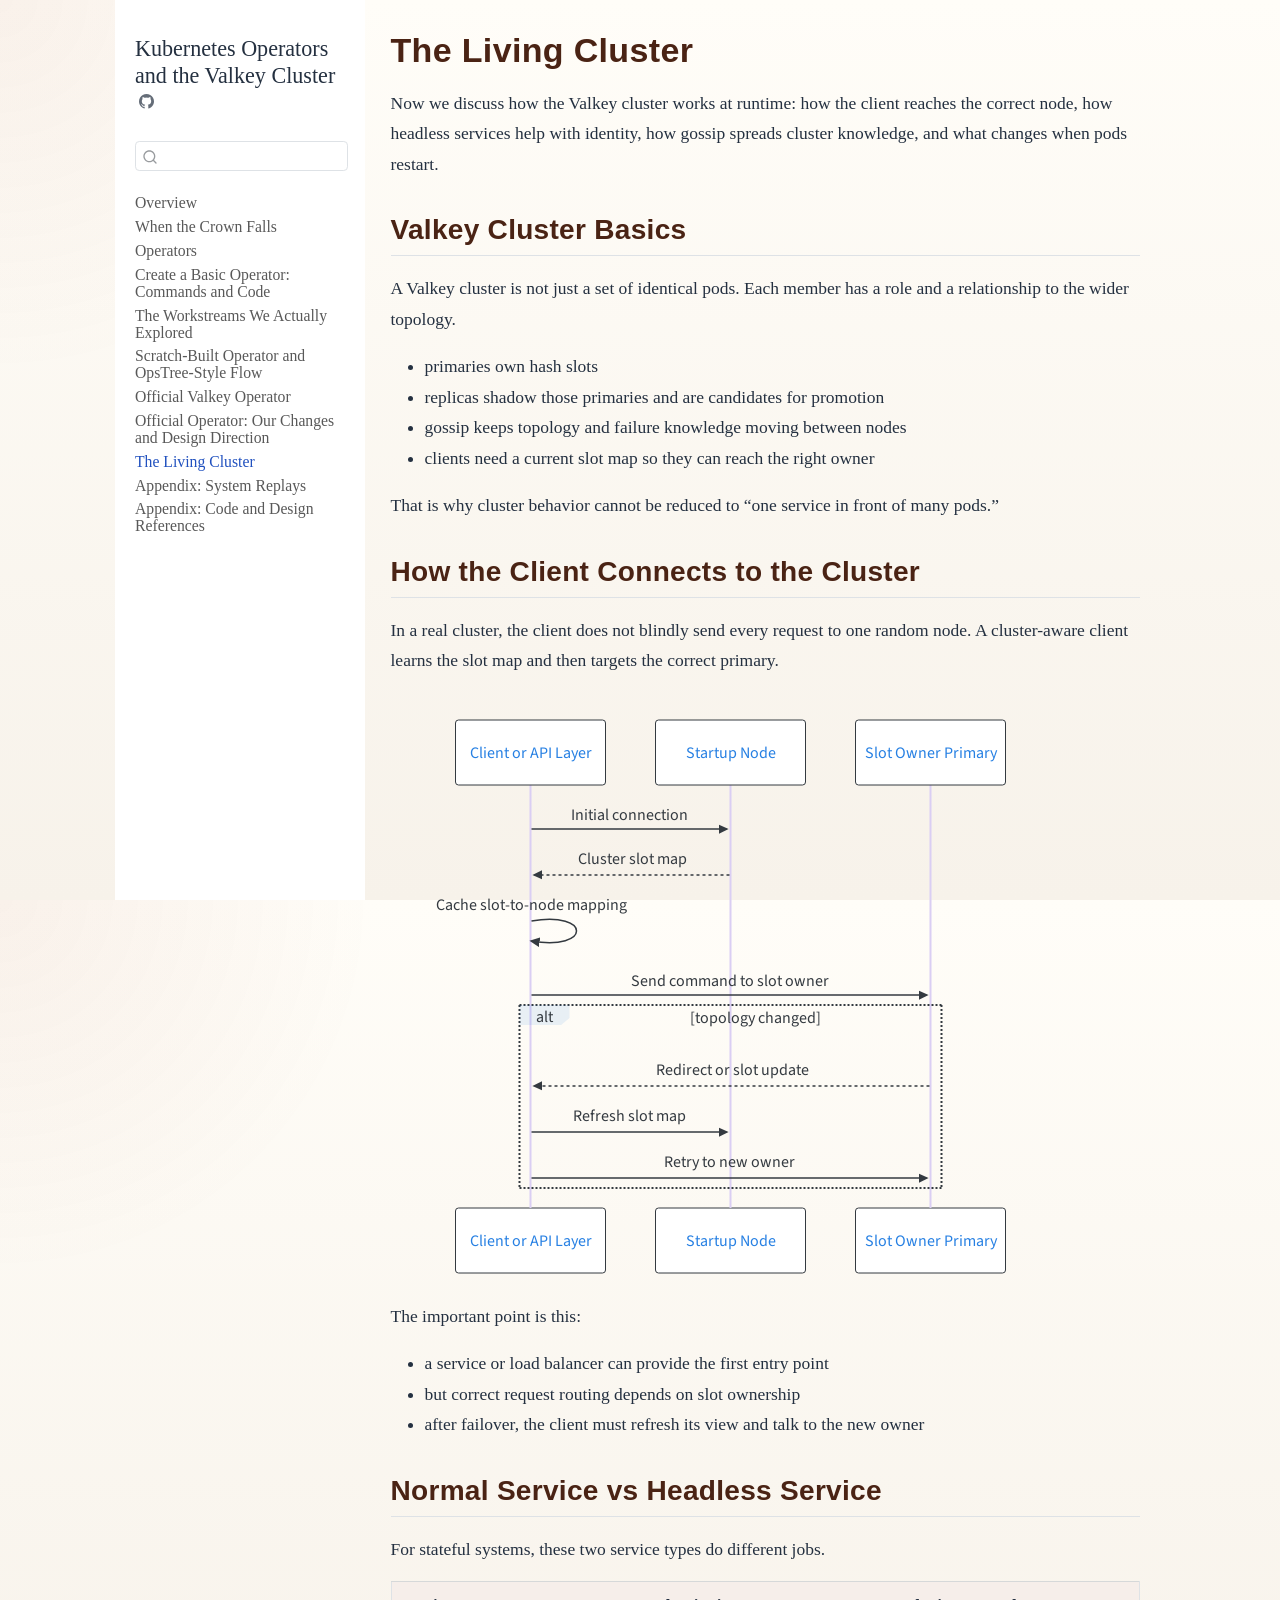
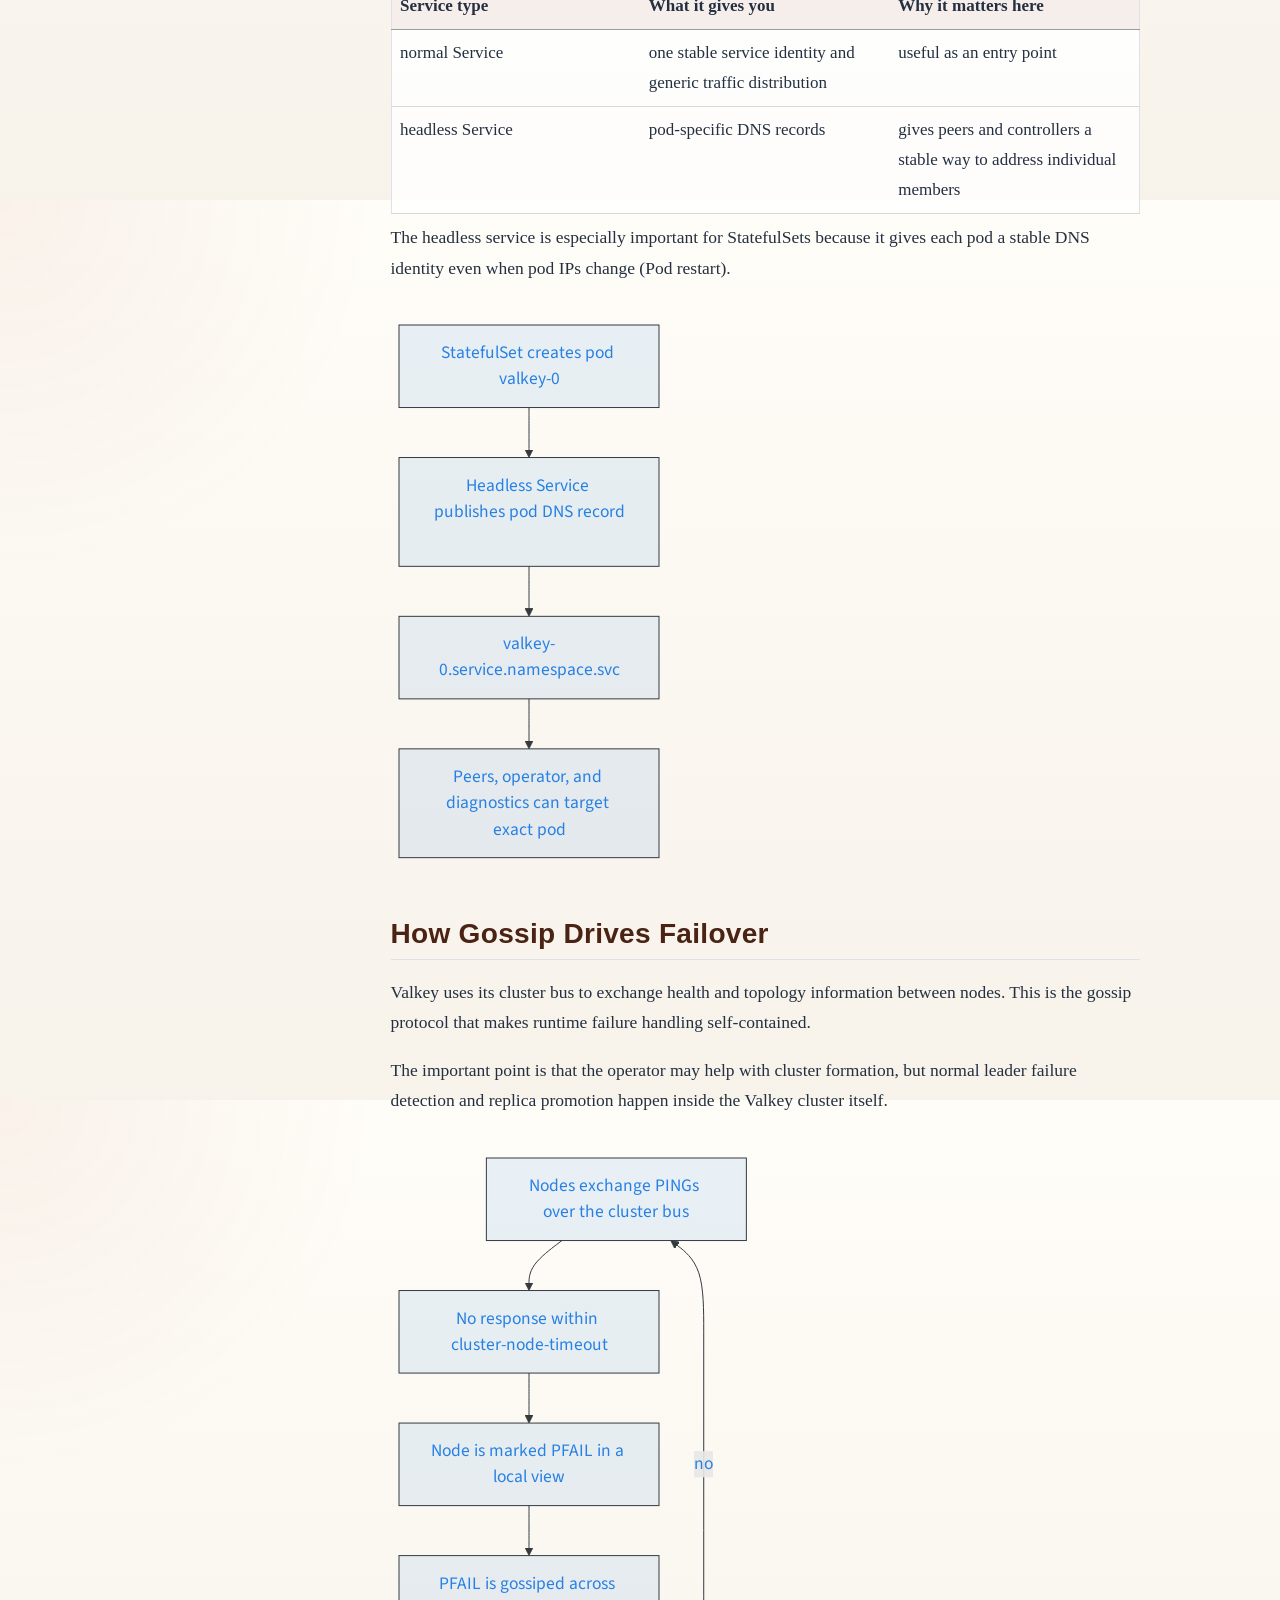
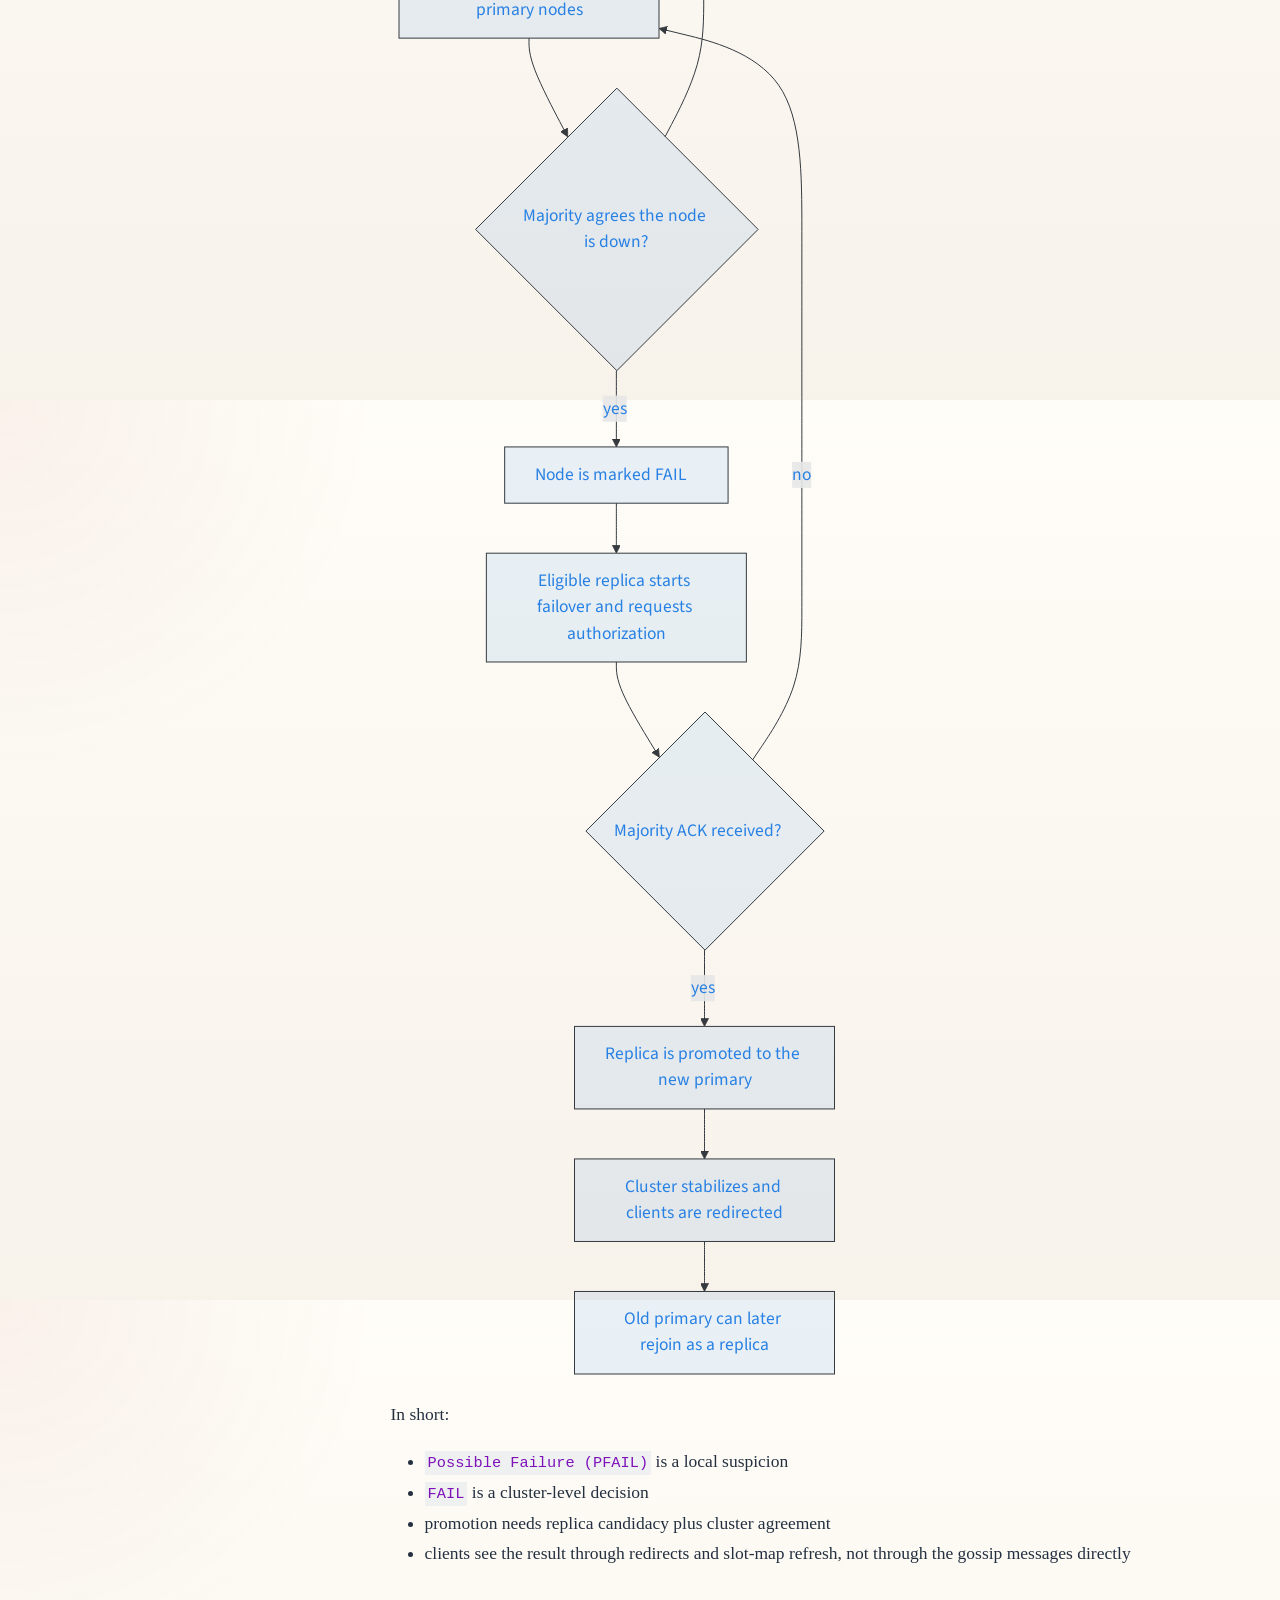
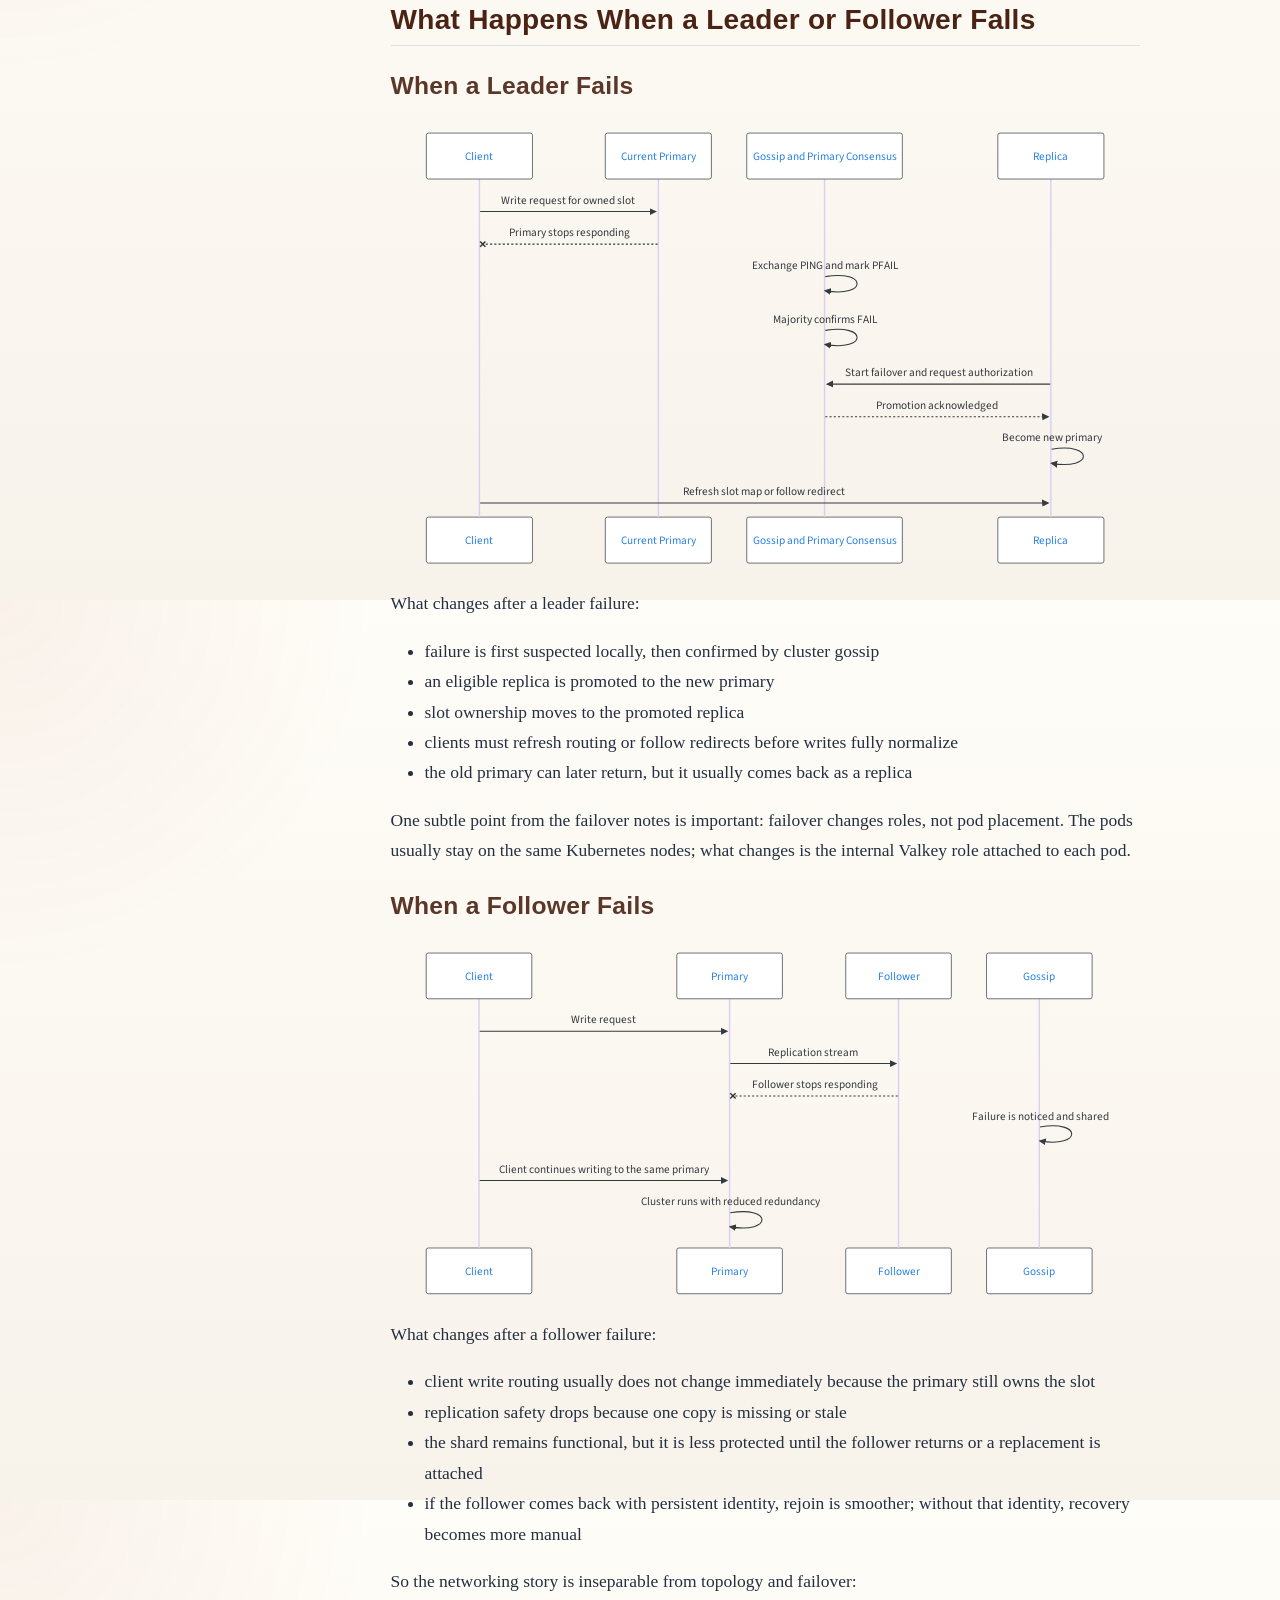
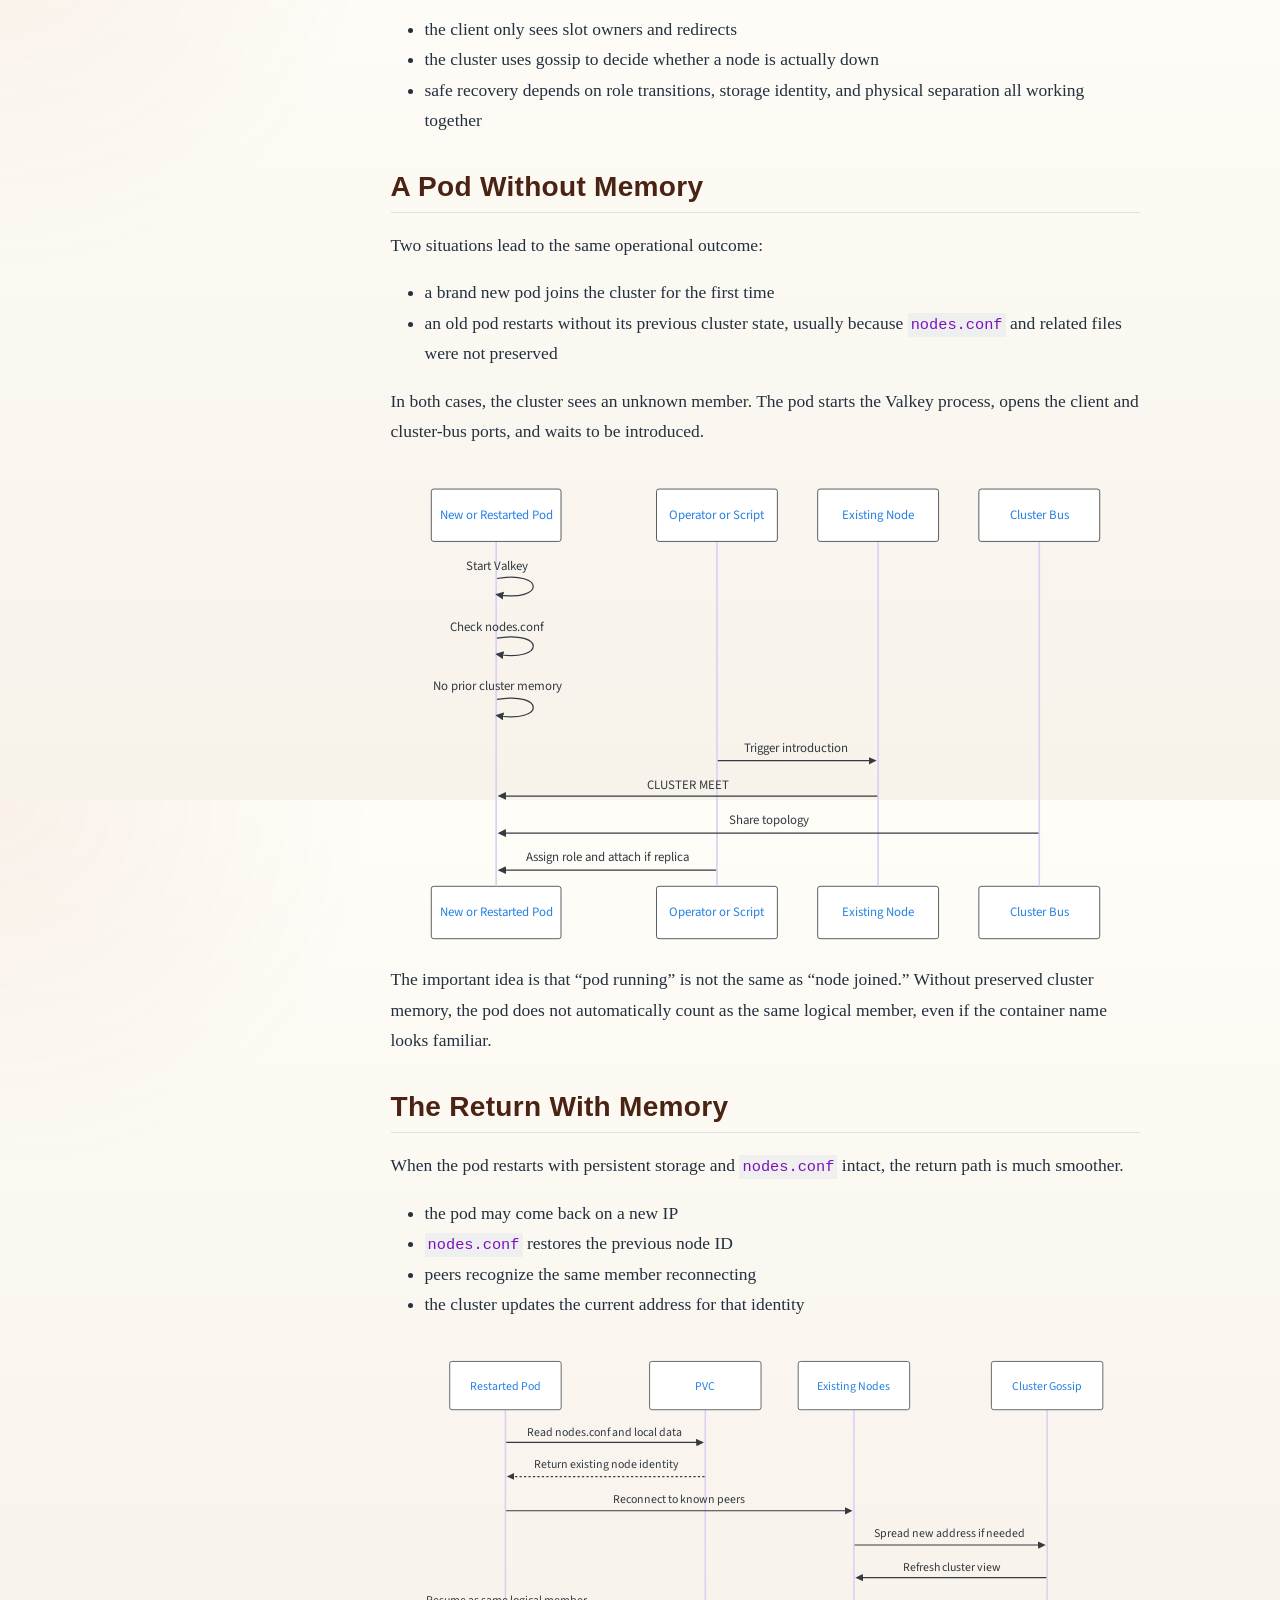
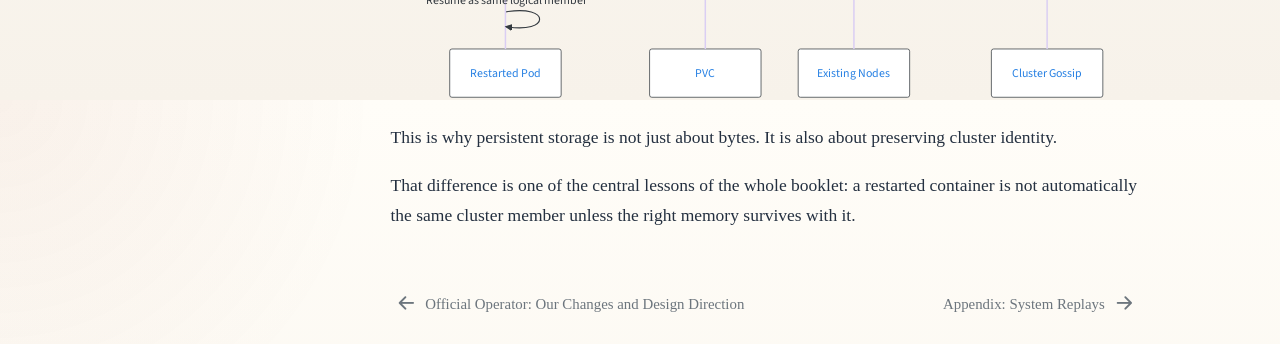
<file: acts/03-how-the-cluster-lives.html>
<!DOCTYPE html>
<html xmlns="http://www.w3.org/1999/xhtml" lang="en" xml:lang="en"><head>

<meta charset="utf-8">
<meta name="generator" content="quarto-1.9.37">

<meta name="viewport" content="width=device-width, initial-scale=1.0, user-scalable=yes">


<title>The Living Cluster – Kubernetes Operators and the Valkey Cluster</title>
<style>
/* Default styles provided by pandoc.
** See https://pandoc.org/MANUAL.html#variables-for-html for config info.
*/
code{white-space: pre-wrap;}
span.smallcaps{font-variant: small-caps;}
div.columns{display: flex; gap: min(4vw, 1.5em);}
div.column{flex: auto; overflow-x: auto;}
div.hanging-indent{margin-left: 1.5em; text-indent: -1.5em;}
ul.task-list{list-style: none;}
ul.task-list li input[type="checkbox"] {
  width: 0.8em;
  margin: 0 0.8em 0.2em -1em; /* quarto-specific, see https://github.com/quarto-dev/quarto-cli/issues/4556 */ 
  vertical-align: middle;
}
</style>


<script src="../site_libs/quarto-nav/quarto-nav.js"></script>
<script src="../site_libs/quarto-nav/headroom.min.js"></script>
<script src="../site_libs/clipboard/clipboard.min.js"></script>
<script src="../site_libs/quarto-search/autocomplete.umd.js"></script>
<script src="../site_libs/quarto-search/fuse.min.js"></script>
<script src="../site_libs/quarto-search/quarto-search.js"></script>
<meta name="quarto:offset" content="../">
<link href="../appendix/01-system-replays.html" rel="next">
<link href="../acts/official-operator-our-changes.html" rel="prev">
<script src="../site_libs/quarto-html/quarto.js" type="module"></script>
<script src="../site_libs/quarto-html/tabsets/tabsets.js" type="module"></script>
<script src="../site_libs/quarto-html/popper.min.js"></script>
<script src="../site_libs/quarto-html/tippy.umd.min.js"></script>
<script src="../site_libs/quarto-html/anchor.min.js"></script>
<link href="../site_libs/quarto-html/tippy.css" rel="stylesheet">
<link href="../site_libs/quarto-html/quarto-syntax-highlighting-7f8f88aac4f3542376d5c11b86a4c14d.css" rel="stylesheet" id="quarto-text-highlighting-styles">
<script src="../site_libs/bootstrap/bootstrap.min.js"></script>
<link href="../site_libs/bootstrap/bootstrap-icons.css" rel="stylesheet">
<link href="../site_libs/bootstrap/bootstrap-367522ac618891c39d4b2ae87ea7600e.min.css" rel="stylesheet" append-hash="true" id="quarto-bootstrap" data-mode="light">
<script id="quarto-search-options" type="application/json">{
  "location": "sidebar",
  "copy-button": false,
  "collapse-after": 3,
  "panel-placement": "start",
  "type": "textbox",
  "limit": 50,
  "keyboard-shortcut": [
    "f",
    "/",
    "s"
  ],
  "show-item-context": false,
  "language": {
    "search-no-results-text": "No results",
    "search-matching-documents-text": "matching documents",
    "search-copy-link-title": "Copy link to search",
    "search-hide-matches-text": "Hide additional matches",
    "search-more-match-text": "more match in this document",
    "search-more-matches-text": "more matches in this document",
    "search-clear-button-title": "Clear",
    "search-text-placeholder": "",
    "search-detached-cancel-button-title": "Cancel",
    "search-submit-button-title": "Submit",
    "search-label": "Search"
  }
}</script>
<style>html{ scroll-behavior: smooth; }</style>
<script src="../site_libs/quarto-diagram/mermaid.min.js"></script>
<script src="../site_libs/quarto-diagram/mermaid-init.js"></script>
<link href="../site_libs/quarto-diagram/mermaid.css" rel="stylesheet">


<link rel="stylesheet" href="../styles.css">
</head>

<body class="nav-sidebar floating fullcontent quarto-light">

<div id="quarto-search-results"></div>
  <header id="quarto-header" class="headroom fixed-top">
  <nav class="quarto-secondary-nav">
    <div class="container-fluid d-flex">
      <button type="button" class="quarto-btn-toggle btn" data-bs-toggle="collapse" role="button" data-bs-target=".quarto-sidebar-collapse-item" aria-controls="quarto-sidebar" aria-expanded="false" aria-label="Toggle sidebar navigation" onclick="if (window.quartoToggleHeadroom) { window.quartoToggleHeadroom(); }">
        <i class="bi bi-layout-text-sidebar-reverse"></i>
      </button>
        <nav class="quarto-page-breadcrumbs" aria-label="breadcrumb"><ol class="breadcrumb"><li class="breadcrumb-item"><a href="../acts/03-how-the-cluster-lives.html"><span class="chapter-title">The Living Cluster</span></a></li></ol></nav>
        <a class="flex-grow-1" role="navigation" data-bs-toggle="collapse" data-bs-target=".quarto-sidebar-collapse-item" aria-controls="quarto-sidebar" aria-expanded="false" aria-label="Toggle sidebar navigation" onclick="if (window.quartoToggleHeadroom) { window.quartoToggleHeadroom(); }">      
        </a>
      <button type="button" class="btn quarto-search-button" aria-label="Search" onclick="window.quartoOpenSearch();">
        <i class="bi bi-search"></i>
      </button>
    </div>
  </nav>
</header>
<!-- content -->
<div id="quarto-content" class="quarto-container page-columns page-rows-contents page-layout-article">
<!-- sidebar -->
  <nav id="quarto-sidebar" class="sidebar collapse collapse-horizontal quarto-sidebar-collapse-item sidebar-navigation floating overflow-auto">
    <div class="pt-lg-2 mt-2 text-left sidebar-header">
    <div class="sidebar-title mb-0 py-0">
      <a href="../">Kubernetes Operators and the Valkey Cluster</a> 
        <div class="sidebar-tools-main">
    <a href="https://github.com/DharmendraChoudhary67/operator-doc" title="Source Code" class="quarto-navigation-tool px-1" aria-label="Source Code"><i class="bi bi-github"></i></a>
</div>
    </div>
      </div>
        <div class="mt-2 flex-shrink-0 align-items-center">
        <div class="sidebar-search">
        <div id="quarto-search" class="" title="Search"></div>
        </div>
        </div>
    <div class="sidebar-menu-container"> 
    <ul class="list-unstyled mt-1">
        <li class="sidebar-item">
  <div class="sidebar-item-container"> 
  <a href="../index.html" class="sidebar-item-text sidebar-link"><span class="chapter-title">Overview</span></a>
  </div>
</li>
        <li class="sidebar-item">
  <div class="sidebar-item-container"> 
  <a href="../acts/01-the-problem.html" class="sidebar-item-text sidebar-link"><span class="chapter-title">When the Crown Falls</span></a>
  </div>
</li>
        <li class="sidebar-item">
  <div class="sidebar-item-container"> 
  <a href="../acts/02-building-an-operator.html" class="sidebar-item-text sidebar-link"><span class="chapter-title">Operators</span></a>
  </div>
</li>
        <li class="sidebar-item">
  <div class="sidebar-item-container"> 
  <a href="../acts/basic-operator-in-practice.html" class="sidebar-item-text sidebar-link"><span class="chapter-title">Create a Basic Operator: Commands and Code</span></a>
  </div>
</li>
        <li class="sidebar-item">
  <div class="sidebar-item-container"> 
  <a href="../acts/04-operator-paths.html" class="sidebar-item-text sidebar-link"><span class="chapter-title">The Workstreams We Actually Explored</span></a>
  </div>
</li>
        <li class="sidebar-item">
  <div class="sidebar-item-container"> 
  <a href="../acts/scratch-and-opstree-flow.html" class="sidebar-item-text sidebar-link"><span class="chapter-title">Scratch-Built Operator and OpsTree-Style Flow</span></a>
  </div>
</li>
        <li class="sidebar-item">
  <div class="sidebar-item-container"> 
  <a href="../acts/official-operator-runtime.html" class="sidebar-item-text sidebar-link"><span class="chapter-title">Official Valkey Operator</span></a>
  </div>
</li>
        <li class="sidebar-item">
  <div class="sidebar-item-container"> 
  <a href="../acts/official-operator-our-changes.html" class="sidebar-item-text sidebar-link"><span class="chapter-title">Official Operator: Our Changes and Design Direction</span></a>
  </div>
</li>
        <li class="sidebar-item">
  <div class="sidebar-item-container"> 
  <a href="../acts/03-how-the-cluster-lives.html" class="sidebar-item-text sidebar-link active"><span class="chapter-title">The Living Cluster</span></a>
  </div>
</li>
        <li class="sidebar-item">
  <div class="sidebar-item-container"> 
  <a href="../appendix/01-system-replays.html" class="sidebar-item-text sidebar-link"><span class="chapter-title">Appendix: System Replays</span></a>
  </div>
</li>
        <li class="sidebar-item">
  <div class="sidebar-item-container"> 
  <a href="../appendix/02-code-and-design-references.html" class="sidebar-item-text sidebar-link"><span class="chapter-title">Appendix: Code and Design References</span></a>
  </div>
</li>
    </ul>
    </div>
</nav>
<div id="quarto-sidebar-glass" class="quarto-sidebar-collapse-item" data-bs-toggle="collapse" data-bs-target=".quarto-sidebar-collapse-item"></div>
<!-- margin-sidebar -->
    
<!-- main -->
<main class="content" id="quarto-document-content">

<header id="title-block-header" class="quarto-title-block default">
<div class="quarto-title">
<h1 class="title"><span class="chapter-title">The Living Cluster</span></h1>
</div>



<div class="quarto-title-meta">

    
  
    
  </div>
  


</header>


<p>Now we discuss how the Valkey cluster works at runtime: how the client reaches the correct node, how headless services help with identity, how gossip spreads cluster knowledge, and what changes when pods restart.</p>
<section id="valkey-cluster-basics" class="level2">
<h2 class="anchored" data-anchor-id="valkey-cluster-basics">Valkey Cluster Basics</h2>
<p>A Valkey cluster is not just a set of identical pods. Each member has a role and a relationship to the wider topology.</p>
<ul>
<li>primaries own hash slots</li>
<li>replicas shadow those primaries and are candidates for promotion</li>
<li>gossip keeps topology and failure knowledge moving between nodes</li>
<li>clients need a current slot map so they can reach the right owner</li>
</ul>
<p>That is why cluster behavior cannot be reduced to “one service in front of many pods.”</p>
</section>
<section id="how-the-client-connects-to-the-cluster" class="level2">
<h2 class="anchored" data-anchor-id="how-the-client-connects-to-the-cluster">How the Client Connects to the Cluster</h2>
<p>In a real cluster, the client does not blindly send every request to one random node. A cluster-aware client learns the slot map and then targets the correct primary.</p>
<div class="cell" data-layout-align="default">
<div class="cell-output-display">
<div>
<p></p><figure class="figure"><p></p>
<div>
<pre class="mermaid mermaid-js">sequenceDiagram
  participant C as Client or API Layer
  participant S as Startup Node
  participant P as Slot Owner Primary

  C-&gt;&gt;S: Initial connection
  S--&gt;&gt;C: Cluster slot map
  C-&gt;&gt;C: Cache slot-to-node mapping
  C-&gt;&gt;P: Send command to slot owner
  alt topology changed
    P--&gt;&gt;C: Redirect or slot update
    C-&gt;&gt;S: Refresh slot map
    C-&gt;&gt;P: Retry to new owner
  end
</pre>
</div>
<p></p></figure><p></p>
</div>
</div>
</div>
<p>The important point is this:</p>
<ul>
<li>a service or load balancer can provide the first entry point</li>
<li>but correct request routing depends on slot ownership</li>
<li>after failover, the client must refresh its view and talk to the new owner</li>
</ul>
</section>
<section id="normal-service-vs-headless-service" class="level2">
<h2 class="anchored" data-anchor-id="normal-service-vs-headless-service">Normal Service vs Headless Service</h2>
<p>For stateful systems, these two service types do different jobs.</p>
<table class="caption-top table">
<colgroup>
<col style="width: 33%">
<col style="width: 33%">
<col style="width: 33%">
</colgroup>
<thead>
<tr class="header">
<th>Service type</th>
<th>What it gives you</th>
<th>Why it matters here</th>
</tr>
</thead>
<tbody>
<tr class="odd">
<td>normal Service</td>
<td>one stable service identity and generic traffic distribution</td>
<td>useful as an entry point</td>
</tr>
<tr class="even">
<td>headless Service</td>
<td>pod-specific DNS records</td>
<td>gives peers and controllers a stable way to address individual members</td>
</tr>
</tbody>
</table>
<p>The headless service is especially important for StatefulSets because it gives each pod a stable DNS identity even when pod IPs change (Pod restart).</p>
<div class="cell" data-layout-align="default">
<div class="cell-output-display">
<div>
<p></p><figure class="figure"><p></p>
<div>
<pre class="mermaid mermaid-js">flowchart TD
  A["StatefulSet creates pod valkey-0"] --&gt; B["Headless Service publishes pod DNS record"]
  B --&gt; C["valkey-0.service.namespace.svc"]
  C --&gt; D["Peers, operator, and diagnostics can target exact pod"]
</pre>
</div>
<p></p></figure><p></p>
</div>
</div>
</div>
</section>
<section id="how-gossip-drives-failover" class="level2">
<h2 class="anchored" data-anchor-id="how-gossip-drives-failover">How Gossip Drives Failover</h2>
<p>Valkey uses its cluster bus to exchange health and topology information between nodes. This is the gossip protocol that makes runtime failure handling self-contained.</p>
<p>The important point is that the operator may help with cluster formation, but normal leader failure detection and replica promotion happen inside the Valkey cluster itself.</p>
<div class="cell" data-layout-align="default">
<div class="cell-output-display">
<div>
<p></p><figure class="figure"><p></p>
<div>
<pre class="mermaid mermaid-js">flowchart TD
  A["Nodes exchange PINGs over the cluster bus"] --&gt; B["No response within cluster-node-timeout"]
  B --&gt; C["Node is marked PFAIL in a local view"]
  C --&gt; D["PFAIL is gossiped across primary nodes"]
  D --&gt; E{"Majority agrees the node is down?"}
  E -- no --&gt; A
  E -- yes --&gt; F["Node is marked FAIL"]
  F --&gt; G["Eligible replica starts failover and requests authorization"]
  G --&gt; H{"Majority ACK received?"}
  H -- no --&gt; D
  H -- yes --&gt; I["Replica is promoted to the new primary"]
  I --&gt; J["Cluster stabilizes and clients are redirected"]
  J --&gt; K["Old primary can later rejoin as a replica"]
</pre>
</div>
<p></p></figure><p></p>
</div>
</div>
</div>
<p>In short:</p>
<ul>
<li><code>Possible Failure (PFAIL)</code> is a local suspicion</li>
<li><code>FAIL</code> is a cluster-level decision</li>
<li>promotion needs replica candidacy plus cluster agreement</li>
<li>clients see the result through redirects and slot-map refresh, not through the gossip messages directly</li>
</ul>
</section>
<section id="what-happens-when-a-leader-or-follower-falls" class="level2">
<h2 class="anchored" data-anchor-id="what-happens-when-a-leader-or-follower-falls">What Happens When a Leader or Follower Falls</h2>
<section id="when-a-leader-fails" class="level3">
<h3 class="anchored" data-anchor-id="when-a-leader-fails">When a Leader Fails</h3>
<div class="cell" data-layout-align="default">
<div class="cell-output-display">
<div>
<p></p><figure class="figure"><p></p>
<div>
<pre class="mermaid mermaid-js">sequenceDiagram
  participant C as Client
  participant P as Current Primary
  participant G as Gossip and Primary Consensus
  participant R as Replica

  C-&gt;&gt;P: Write request for owned slot
  P--xC: Primary stops responding
  G-&gt;&gt;G: Exchange PING and mark PFAIL
  G-&gt;&gt;G: Majority confirms FAIL
  R-&gt;&gt;G: Start failover and request authorization
  G--&gt;&gt;R: Promotion acknowledged
  R-&gt;&gt;R: Become new primary
  C-&gt;&gt;R: Refresh slot map or follow redirect
</pre>
</div>
<p></p></figure><p></p>
</div>
</div>
</div>
<p>What changes after a leader failure:</p>
<ul>
<li>failure is first suspected locally, then confirmed by cluster gossip</li>
<li>an eligible replica is promoted to the new primary</li>
<li>slot ownership moves to the promoted replica</li>
<li>clients must refresh routing or follow redirects before writes fully normalize</li>
<li>the old primary can later return, but it usually comes back as a replica</li>
</ul>
<p>One subtle point from the failover notes is important: failover changes roles, not pod placement. The pods usually stay on the same Kubernetes nodes; what changes is the internal Valkey role attached to each pod.</p>
</section>
<section id="when-a-follower-fails" class="level3">
<h3 class="anchored" data-anchor-id="when-a-follower-fails">When a Follower Fails</h3>
<div class="cell" data-layout-align="default">
<div class="cell-output-display">
<div>
<p></p><figure class="figure"><p></p>
<div>
<pre class="mermaid mermaid-js">sequenceDiagram
  participant C as Client
  participant P as Primary
  participant F as Follower
  participant G as Gossip

  C-&gt;&gt;P: Write request
  P-&gt;&gt;F: Replication stream
  F--xP: Follower stops responding
  G-&gt;&gt;G: Failure is noticed and shared
  C-&gt;&gt;P: Client continues writing to the same primary
  P-&gt;&gt;P: Cluster runs with reduced redundancy
</pre>
</div>
<p></p></figure><p></p>
</div>
</div>
</div>
<p>What changes after a follower failure:</p>
<ul>
<li>client write routing usually does not change immediately because the primary still owns the slot</li>
<li>replication safety drops because one copy is missing or stale</li>
<li>the shard remains functional, but it is less protected until the follower returns or a replacement is attached</li>
<li>if the follower comes back with persistent identity, rejoin is smoother; without that identity, recovery becomes more manual</li>
</ul>
<p>So the networking story is inseparable from topology and failover:</p>
<ul>
<li>the client only sees slot owners and redirects</li>
<li>the cluster uses gossip to decide whether a node is actually down</li>
<li>safe recovery depends on role transitions, storage identity, and physical separation all working together</li>
</ul>
</section>
</section>
<section id="a-pod-without-memory" class="level2">
<h2 class="anchored" data-anchor-id="a-pod-without-memory">A Pod Without Memory</h2>
<p>Two situations lead to the same operational outcome:</p>
<ul>
<li>a brand new pod joins the cluster for the first time</li>
<li>an old pod restarts without its previous cluster state, usually because <code>nodes.conf</code> and related files were not preserved</li>
</ul>
<p>In both cases, the cluster sees an unknown member. The pod starts the Valkey process, opens the client and cluster-bus ports, and waits to be introduced.</p>
<div class="cell" data-layout-align="default">
<div class="cell-output-display">
<div>
<p></p><figure class="figure"><p></p>
<div>
<pre class="mermaid mermaid-js">sequenceDiagram
  participant N as New or Restarted Pod
  participant O as Operator or Script
  participant E as Existing Node
  participant G as Cluster Bus

  N-&gt;&gt;N: Start Valkey
  N-&gt;&gt;N: Check nodes.conf
  N-&gt;&gt;N: No prior cluster memory
  O-&gt;&gt;E: Trigger introduction
  E-&gt;&gt;N: CLUSTER MEET
  G-&gt;&gt;N: Share topology
  O-&gt;&gt;N: Assign role and attach if replica
</pre>
</div>
<p></p></figure><p></p>
</div>
</div>
</div>
<p>The important idea is that “pod running” is not the same as “node joined.” Without preserved cluster memory, the pod does not automatically count as the same logical member, even if the container name looks familiar.</p>
</section>
<section id="the-return-with-memory" class="level2">
<h2 class="anchored" data-anchor-id="the-return-with-memory">The Return With Memory</h2>
<p>When the pod restarts with persistent storage and <code>nodes.conf</code> intact, the return path is much smoother.</p>
<ul>
<li>the pod may come back on a new IP</li>
<li><code>nodes.conf</code> restores the previous node ID</li>
<li>peers recognize the same member reconnecting</li>
<li>the cluster updates the current address for that identity</li>
</ul>
<div class="cell" data-layout-align="default">
<div class="cell-output-display">
<div>
<p></p><figure class="figure"><p></p>
<div>
<pre class="mermaid mermaid-js">sequenceDiagram
  participant R as Restarted Pod
  participant P as PVC
  participant E as Existing Nodes
  participant G as Cluster Gossip

  R-&gt;&gt;P: Read nodes.conf and local data
  P--&gt;&gt;R: Return existing node identity
  R-&gt;&gt;E: Reconnect to known peers
  E-&gt;&gt;G: Spread new address if needed
  G-&gt;&gt;E: Refresh cluster view
  R-&gt;&gt;R: Resume as same logical member
</pre>
</div>
<p></p></figure><p></p>
</div>
</div>
</div>
<p>This is why persistent storage is not just about bytes. It is also about preserving cluster identity.</p>
<p>That difference is one of the central lessons of the whole booklet: a restarted container is not automatically the same cluster member unless the right memory survives with it.</p>


</section>

</main> <!-- /main -->
<script>
document.addEventListener("keydown", function (event) {
  const target = event.target;
  const isTypingContext =
    target &&
    (target.tagName === "INPUT" ||
      target.tagName === "TEXTAREA" ||
      target.tagName === "SELECT" ||
      target.isContentEditable);

  if (isTypingContext || event.metaKey || event.ctrlKey || event.altKey) {
    return;
  }

  const prev = document.querySelector('link[rel="prev"]');
  const next = document.querySelector('link[rel="next"]');

  if (event.key === "ArrowLeft" && prev) {
    window.location.href = prev.href;
  }

  if (event.key === "ArrowRight" && next) {
    window.location.href = next.href;
  }
});
</script>
<script id="quarto-html-after-body" type="application/javascript">
  window.document.addEventListener("DOMContentLoaded", function (event) {
    const icon = "";
    const anchorJS = new window.AnchorJS();
    anchorJS.options = {
      placement: 'right',
      icon: icon
    };
    anchorJS.add('.anchored');
    const isCodeAnnotation = (el) => {
      for (const clz of el.classList) {
        if (clz.startsWith('code-annotation-')) {                     
          return true;
        }
      }
      return false;
    }
    const onCopySuccess = function(e) {
      // button target
      const button = e.trigger;
      // don't keep focus
      button.blur();
      // flash "checked"
      button.classList.add('code-copy-button-checked');
      var currentTitle = button.getAttribute("title");
      button.setAttribute("title", "Copied!");
      let tooltip;
      if (window.bootstrap) {
        button.setAttribute("data-bs-toggle", "tooltip");
        button.setAttribute("data-bs-placement", "left");
        button.setAttribute("data-bs-title", "Copied!");
        tooltip = new bootstrap.Tooltip(button, 
          { trigger: "manual", 
            customClass: "code-copy-button-tooltip",
            offset: [0, -8]});
        tooltip.show();    
      }
      setTimeout(function() {
        if (tooltip) {
          tooltip.hide();
          button.removeAttribute("data-bs-title");
          button.removeAttribute("data-bs-toggle");
          button.removeAttribute("data-bs-placement");
        }
        button.setAttribute("title", currentTitle);
        button.classList.remove('code-copy-button-checked');
      }, 1000);
      // clear code selection
      e.clearSelection();
    }
    const getTextToCopy = function(trigger) {
      const outerScaffold = trigger.parentElement.cloneNode(true);
      const codeEl = outerScaffold.querySelector('code');
      for (const childEl of codeEl.children) {
        if (isCodeAnnotation(childEl)) {
          childEl.remove();
        }
      }
      return codeEl.innerText;
    }
    const clipboard = new window.ClipboardJS('.code-copy-button:not([data-in-quarto-modal])', {
      text: getTextToCopy
    });
    clipboard.on('success', onCopySuccess);
    if (window.document.getElementById('quarto-embedded-source-code-modal')) {
      const clipboardModal = new window.ClipboardJS('.code-copy-button[data-in-quarto-modal]', {
        text: getTextToCopy,
        container: window.document.getElementById('quarto-embedded-source-code-modal')
      });
      clipboardModal.on('success', onCopySuccess);
    }
      var localhostRegex = new RegExp(/^(?:http|https):\/\/localhost\:?[0-9]*\//);
      var mailtoRegex = new RegExp(/^mailto:/);
        var filterRegex = new RegExp('/' + window.location.host + '/');
      var isInternal = (href) => {
          return filterRegex.test(href) || localhostRegex.test(href) || mailtoRegex.test(href);
      }
      // Inspect non-navigation links and adorn them if external
     var links = window.document.querySelectorAll('a[href]:not(.nav-link):not(.navbar-brand):not(.toc-action):not(.sidebar-link):not(.sidebar-item-toggle):not(.pagination-link):not(.no-external):not([aria-hidden]):not(.dropdown-item):not(.quarto-navigation-tool):not(.about-link)');
      for (var i=0; i<links.length; i++) {
        const link = links[i];
        if (!isInternal(link.href)) {
          // undo the damage that might have been done by quarto-nav.js in the case of
          // links that we want to consider external
          if (link.dataset.originalHref !== undefined) {
            link.href = link.dataset.originalHref;
          }
        }
      }
    function tippyHover(el, contentFn, onTriggerFn, onUntriggerFn) {
      const config = {
        allowHTML: true,
        maxWidth: 500,
        delay: 100,
        arrow: false,
        appendTo: function(el) {
            return el.parentElement;
        },
        interactive: true,
        interactiveBorder: 10,
        theme: 'quarto',
        placement: 'bottom-start',
      };
      if (contentFn) {
        config.content = contentFn;
      }
      if (onTriggerFn) {
        config.onTrigger = onTriggerFn;
      }
      if (onUntriggerFn) {
        config.onUntrigger = onUntriggerFn;
      }
      window.tippy(el, config); 
    }
    const noterefs = window.document.querySelectorAll('a[role="doc-noteref"]');
    for (var i=0; i<noterefs.length; i++) {
      const ref = noterefs[i];
      tippyHover(ref, function() {
        // use id or data attribute instead here
        let href = ref.getAttribute('data-footnote-href') || ref.getAttribute('href');
        try { href = new URL(href).hash; } catch {}
        const id = href.replace(/^#\/?/, "");
        const note = window.document.getElementById(id);
        if (note) {
          return note.innerHTML;
        } else {
          return "";
        }
      });
    }
    const xrefs = window.document.querySelectorAll('a.quarto-xref');
    const processXRef = (id, note) => {
      // Strip column container classes
      const stripColumnClz = (el) => {
        el.classList.remove("page-full", "page-columns");
        if (el.children) {
          for (const child of el.children) {
            stripColumnClz(child);
          }
        }
      }
      stripColumnClz(note)
      if (id === null || id.startsWith('sec-')) {
        // Special case sections, only their first couple elements
        const container = document.createElement("div");
        if (note.children && note.children.length > 2) {
          container.appendChild(note.children[0].cloneNode(true));
          for (let i = 1; i < note.children.length; i++) {
            const child = note.children[i];
            if (child.tagName === "P" && child.innerText === "") {
              continue;
            } else {
              container.appendChild(child.cloneNode(true));
              break;
            }
          }
          if (window.Quarto?.typesetMath) {
            window.Quarto.typesetMath(container);
          }
          return container.innerHTML
        } else {
          if (window.Quarto?.typesetMath) {
            window.Quarto.typesetMath(note);
          }
          return note.innerHTML;
        }
      } else {
        // Remove any anchor links if they are present
        const anchorLink = note.querySelector('a.anchorjs-link');
        if (anchorLink) {
          anchorLink.remove();
        }
        if (window.Quarto?.typesetMath) {
          window.Quarto.typesetMath(note);
        }
        if (note.classList.contains("callout")) {
          return note.outerHTML;
        } else {
          return note.innerHTML;
        }
      }
    }
    for (var i=0; i<xrefs.length; i++) {
      const xref = xrefs[i];
      tippyHover(xref, undefined, function(instance) {
        instance.disable();
        let url = xref.getAttribute('href');
        let hash = undefined; 
        if (url.startsWith('#')) {
          hash = url;
        } else {
          try { hash = new URL(url).hash; } catch {}
        }
        if (hash) {
          const id = hash.replace(/^#\/?/, "");
          const note = window.document.getElementById(id);
          if (note !== null) {
            try {
              const html = processXRef(id, note.cloneNode(true));
              instance.setContent(html);
            } finally {
              instance.enable();
              instance.show();
            }
          } else {
            // See if we can fetch this
            fetch(url.split('#')[0])
            .then(res => res.text())
            .then(html => {
              const parser = new DOMParser();
              const htmlDoc = parser.parseFromString(html, "text/html");
              const note = htmlDoc.getElementById(id);
              if (note !== null) {
                const html = processXRef(id, note);
                instance.setContent(html);
              } 
            }).finally(() => {
              instance.enable();
              instance.show();
            });
          }
        } else {
          // See if we can fetch a full url (with no hash to target)
          // This is a special case and we should probably do some content thinning / targeting
          fetch(url)
          .then(res => res.text())
          .then(html => {
            const parser = new DOMParser();
            const htmlDoc = parser.parseFromString(html, "text/html");
            const note = htmlDoc.querySelector('main.content');
            if (note !== null) {
              // This should only happen for chapter cross references
              // (since there is no id in the URL)
              // remove the first header
              if (note.children.length > 0 && note.children[0].tagName === "HEADER") {
                note.children[0].remove();
              }
              const html = processXRef(null, note);
              instance.setContent(html);
            } 
          }).finally(() => {
            instance.enable();
            instance.show();
          });
        }
      }, function(instance) {
      });
    }
        let selectedAnnoteEl;
        const selectorForAnnotation = ( cell, annotation) => {
          let cellAttr = 'data-code-cell="' + cell + '"';
          let lineAttr = 'data-code-annotation="' +  annotation + '"';
          const selector = 'span[' + cellAttr + '][' + lineAttr + ']';
          return selector;
        }
        const selectCodeLines = (annoteEl) => {
          const doc = window.document;
          const targetCell = annoteEl.getAttribute("data-target-cell");
          const targetAnnotation = annoteEl.getAttribute("data-target-annotation");
          const annoteSpan = window.document.querySelector(selectorForAnnotation(targetCell, targetAnnotation));
          const lines = annoteSpan.getAttribute("data-code-lines").split(",");
          const lineIds = lines.map((line) => {
            return targetCell + "-" + line;
          })
          let top = null;
          let height = null;
          let parent = null;
          if (lineIds.length > 0) {
              //compute the position of the single el (top and bottom and make a div)
              const el = window.document.getElementById(lineIds[0]);
              top = el.offsetTop;
              height = el.offsetHeight;
              parent = el.parentElement.parentElement;
            if (lineIds.length > 1) {
              const lastEl = window.document.getElementById(lineIds[lineIds.length - 1]);
              const bottom = lastEl.offsetTop + lastEl.offsetHeight;
              height = bottom - top;
            }
            if (top !== null && height !== null && parent !== null) {
              // cook up a div (if necessary) and position it 
              let div = window.document.getElementById("code-annotation-line-highlight");
              if (div === null) {
                div = window.document.createElement("div");
                div.setAttribute("id", "code-annotation-line-highlight");
                div.style.position = 'absolute';
                parent.appendChild(div);
              }
              div.style.top = top - 2 + "px";
              div.style.height = height + 4 + "px";
              div.style.left = 0;
              let gutterDiv = window.document.getElementById("code-annotation-line-highlight-gutter");
              if (gutterDiv === null) {
                gutterDiv = window.document.createElement("div");
                gutterDiv.setAttribute("id", "code-annotation-line-highlight-gutter");
                gutterDiv.style.position = 'absolute';
                const codeCell = window.document.getElementById(targetCell);
                const gutter = codeCell.querySelector('.code-annotation-gutter');
                gutter.appendChild(gutterDiv);
              }
              gutterDiv.style.top = top - 2 + "px";
              gutterDiv.style.height = height + 4 + "px";
            }
            selectedAnnoteEl = annoteEl;
          }
        };
        const unselectCodeLines = () => {
          const elementsIds = ["code-annotation-line-highlight", "code-annotation-line-highlight-gutter"];
          elementsIds.forEach((elId) => {
            const div = window.document.getElementById(elId);
            if (div) {
              div.remove();
            }
          });
          selectedAnnoteEl = undefined;
        };
          // Handle positioning of the toggle
      window.addEventListener(
        "resize",
        throttle(() => {
          elRect = undefined;
          if (selectedAnnoteEl) {
            selectCodeLines(selectedAnnoteEl);
          }
        }, 10)
      );
      function throttle(fn, ms) {
      let throttle = false;
      let timer;
        return (...args) => {
          if(!throttle) { // first call gets through
              fn.apply(this, args);
              throttle = true;
          } else { // all the others get throttled
              if(timer) clearTimeout(timer); // cancel #2
              timer = setTimeout(() => {
                fn.apply(this, args);
                timer = throttle = false;
              }, ms);
          }
        };
      }
        // Attach click handler to the DT
        const annoteDls = window.document.querySelectorAll('dt[data-target-cell]');
        for (const annoteDlNode of annoteDls) {
          annoteDlNode.addEventListener('click', (event) => {
            const clickedEl = event.target;
            if (clickedEl !== selectedAnnoteEl) {
              unselectCodeLines();
              const activeEl = window.document.querySelector('dt[data-target-cell].code-annotation-active');
              if (activeEl) {
                activeEl.classList.remove('code-annotation-active');
              }
              selectCodeLines(clickedEl);
              clickedEl.classList.add('code-annotation-active');
            } else {
              // Unselect the line
              unselectCodeLines();
              clickedEl.classList.remove('code-annotation-active');
            }
          });
        }
    const findCites = (el) => {
      const parentEl = el.parentElement;
      if (parentEl) {
        const cites = parentEl.dataset.cites;
        if (cites) {
          return {
            el,
            cites: cites.split(' ')
          };
        } else {
          return findCites(el.parentElement)
        }
      } else {
        return undefined;
      }
    };
    var bibliorefs = window.document.querySelectorAll('a[role="doc-biblioref"]');
    for (var i=0; i<bibliorefs.length; i++) {
      const ref = bibliorefs[i];
      const citeInfo = findCites(ref);
      if (citeInfo) {
        tippyHover(citeInfo.el, function() {
          var popup = window.document.createElement('div');
          citeInfo.cites.forEach(function(cite) {
            var citeDiv = window.document.createElement('div');
            citeDiv.classList.add('hanging-indent');
            citeDiv.classList.add('csl-entry');
            var biblioDiv = window.document.getElementById('ref-' + cite);
            if (biblioDiv) {
              citeDiv.innerHTML = biblioDiv.innerHTML;
            }
            popup.appendChild(citeDiv);
          });
          return popup.innerHTML;
        });
      }
    }
  });
  </script>
<nav class="page-navigation">
  <div class="nav-page nav-page-previous">
      <a href="../acts/official-operator-our-changes.html" class="pagination-link" aria-label="Official Operator: Our Changes and Design Direction">
        <i class="bi bi-arrow-left-short"></i> <span class="nav-page-text"><span class="chapter-title">Official Operator: Our Changes and Design Direction</span></span>
      </a>          
  </div>
  <div class="nav-page nav-page-next">
      <a href="../appendix/01-system-replays.html" class="pagination-link" aria-label="Appendix: System Replays">
        <span class="nav-page-text"><span class="chapter-title">Appendix: System Replays</span></span> <i class="bi bi-arrow-right-short"></i>
      </a>
  </div>
</nav>
</div> <!-- /content -->




<script src="../site_libs/quarto-html/zenscroll-min.js"></script>
</body></html>
</file>
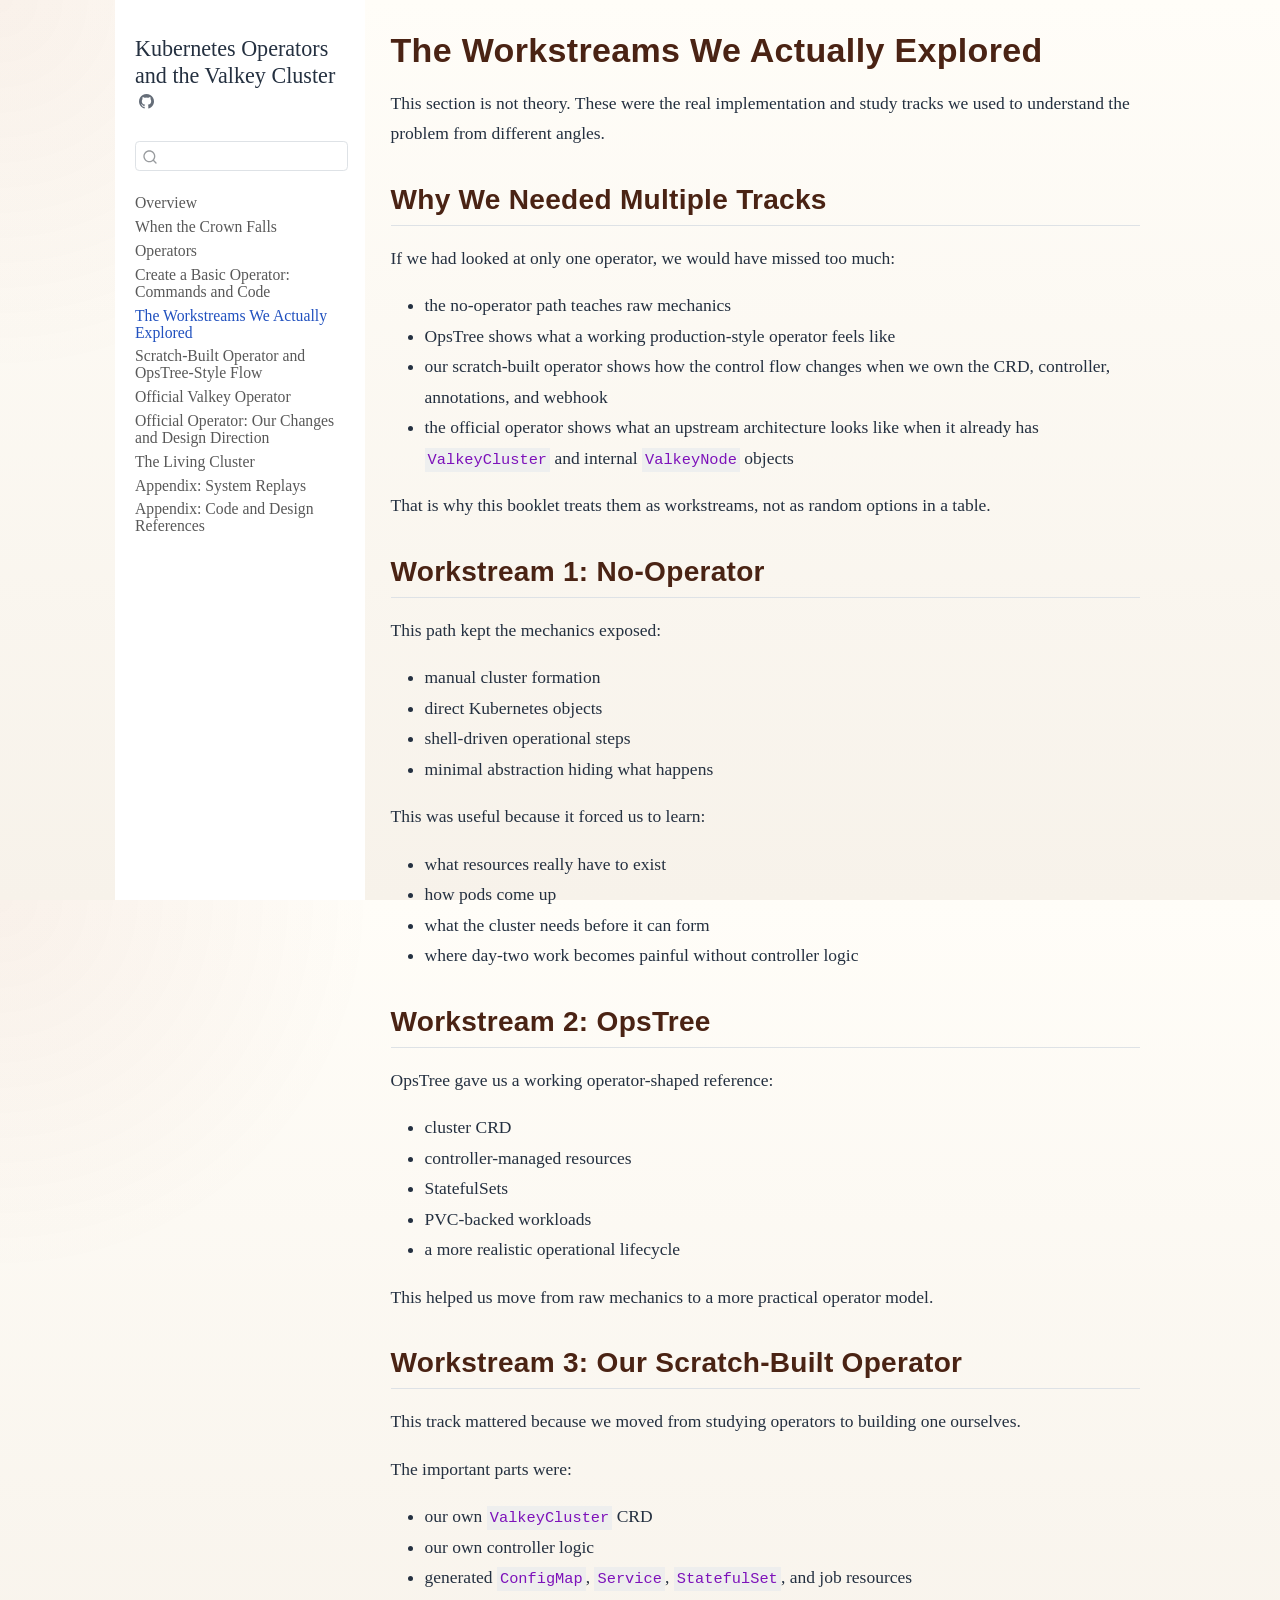
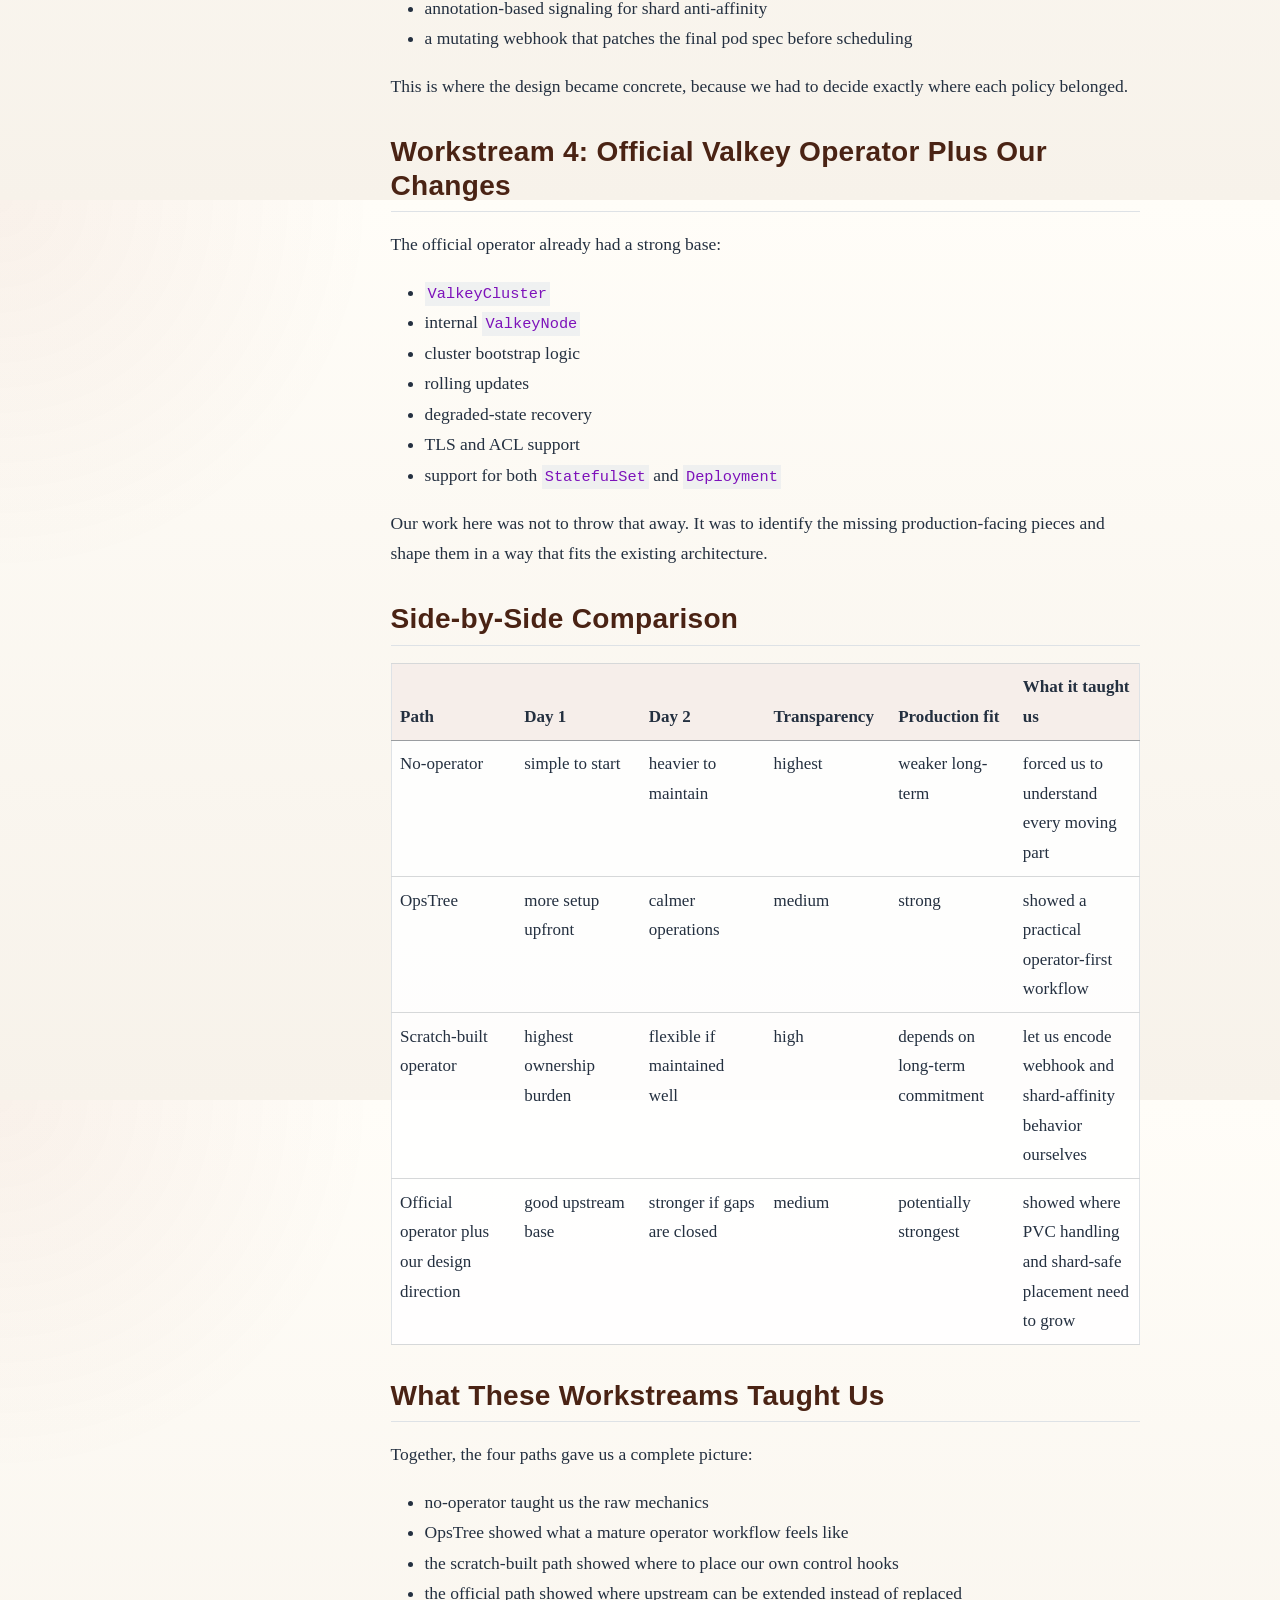
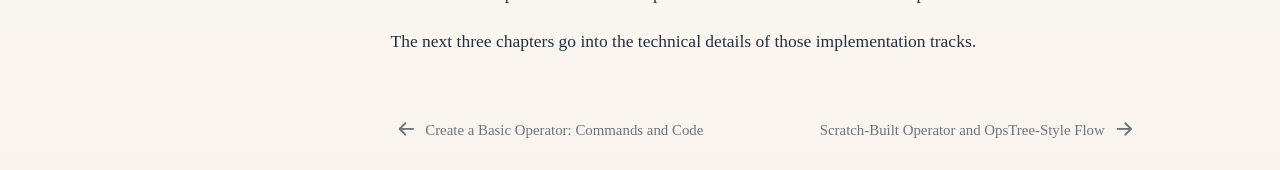
<file: acts/04-operator-paths.html>
<!DOCTYPE html>
<html xmlns="http://www.w3.org/1999/xhtml" lang="en" xml:lang="en"><head>

<meta charset="utf-8">
<meta name="generator" content="quarto-1.9.37">

<meta name="viewport" content="width=device-width, initial-scale=1.0, user-scalable=yes">


<title>The Workstreams We Actually Explored – Kubernetes Operators and the Valkey Cluster</title>
<style>
/* Default styles provided by pandoc.
** See https://pandoc.org/MANUAL.html#variables-for-html for config info.
*/
code{white-space: pre-wrap;}
span.smallcaps{font-variant: small-caps;}
div.columns{display: flex; gap: min(4vw, 1.5em);}
div.column{flex: auto; overflow-x: auto;}
div.hanging-indent{margin-left: 1.5em; text-indent: -1.5em;}
ul.task-list{list-style: none;}
ul.task-list li input[type="checkbox"] {
  width: 0.8em;
  margin: 0 0.8em 0.2em -1em; /* quarto-specific, see https://github.com/quarto-dev/quarto-cli/issues/4556 */ 
  vertical-align: middle;
}
</style>


<script src="../site_libs/quarto-nav/quarto-nav.js"></script>
<script src="../site_libs/quarto-nav/headroom.min.js"></script>
<script src="../site_libs/clipboard/clipboard.min.js"></script>
<script src="../site_libs/quarto-search/autocomplete.umd.js"></script>
<script src="../site_libs/quarto-search/fuse.min.js"></script>
<script src="../site_libs/quarto-search/quarto-search.js"></script>
<meta name="quarto:offset" content="../">
<link href="../acts/scratch-and-opstree-flow.html" rel="next">
<link href="../acts/basic-operator-in-practice.html" rel="prev">
<script src="../site_libs/quarto-html/quarto.js" type="module"></script>
<script src="../site_libs/quarto-html/tabsets/tabsets.js" type="module"></script>
<script src="../site_libs/quarto-html/popper.min.js"></script>
<script src="../site_libs/quarto-html/tippy.umd.min.js"></script>
<script src="../site_libs/quarto-html/anchor.min.js"></script>
<link href="../site_libs/quarto-html/tippy.css" rel="stylesheet">
<link href="../site_libs/quarto-html/quarto-syntax-highlighting-7f8f88aac4f3542376d5c11b86a4c14d.css" rel="stylesheet" id="quarto-text-highlighting-styles">
<script src="../site_libs/bootstrap/bootstrap.min.js"></script>
<link href="../site_libs/bootstrap/bootstrap-icons.css" rel="stylesheet">
<link href="../site_libs/bootstrap/bootstrap-367522ac618891c39d4b2ae87ea7600e.min.css" rel="stylesheet" append-hash="true" id="quarto-bootstrap" data-mode="light">
<script id="quarto-search-options" type="application/json">{
  "location": "sidebar",
  "copy-button": false,
  "collapse-after": 3,
  "panel-placement": "start",
  "type": "textbox",
  "limit": 50,
  "keyboard-shortcut": [
    "f",
    "/",
    "s"
  ],
  "show-item-context": false,
  "language": {
    "search-no-results-text": "No results",
    "search-matching-documents-text": "matching documents",
    "search-copy-link-title": "Copy link to search",
    "search-hide-matches-text": "Hide additional matches",
    "search-more-match-text": "more match in this document",
    "search-more-matches-text": "more matches in this document",
    "search-clear-button-title": "Clear",
    "search-text-placeholder": "",
    "search-detached-cancel-button-title": "Cancel",
    "search-submit-button-title": "Submit",
    "search-label": "Search"
  }
}</script>
<style>html{ scroll-behavior: smooth; }</style>


<link rel="stylesheet" href="../styles.css">
</head>

<body class="nav-sidebar floating fullcontent quarto-light">

<div id="quarto-search-results"></div>
  <header id="quarto-header" class="headroom fixed-top">
  <nav class="quarto-secondary-nav">
    <div class="container-fluid d-flex">
      <button type="button" class="quarto-btn-toggle btn" data-bs-toggle="collapse" role="button" data-bs-target=".quarto-sidebar-collapse-item" aria-controls="quarto-sidebar" aria-expanded="false" aria-label="Toggle sidebar navigation" onclick="if (window.quartoToggleHeadroom) { window.quartoToggleHeadroom(); }">
        <i class="bi bi-layout-text-sidebar-reverse"></i>
      </button>
        <nav class="quarto-page-breadcrumbs" aria-label="breadcrumb"><ol class="breadcrumb"><li class="breadcrumb-item"><a href="../acts/04-operator-paths.html"><span class="chapter-title">The Workstreams We Actually Explored</span></a></li></ol></nav>
        <a class="flex-grow-1" role="navigation" data-bs-toggle="collapse" data-bs-target=".quarto-sidebar-collapse-item" aria-controls="quarto-sidebar" aria-expanded="false" aria-label="Toggle sidebar navigation" onclick="if (window.quartoToggleHeadroom) { window.quartoToggleHeadroom(); }">      
        </a>
      <button type="button" class="btn quarto-search-button" aria-label="Search" onclick="window.quartoOpenSearch();">
        <i class="bi bi-search"></i>
      </button>
    </div>
  </nav>
</header>
<!-- content -->
<div id="quarto-content" class="quarto-container page-columns page-rows-contents page-layout-article">
<!-- sidebar -->
  <nav id="quarto-sidebar" class="sidebar collapse collapse-horizontal quarto-sidebar-collapse-item sidebar-navigation floating overflow-auto">
    <div class="pt-lg-2 mt-2 text-left sidebar-header">
    <div class="sidebar-title mb-0 py-0">
      <a href="../">Kubernetes Operators and the Valkey Cluster</a> 
        <div class="sidebar-tools-main">
    <a href="https://github.com/DharmendraChoudhary67/operator-doc" title="Source Code" class="quarto-navigation-tool px-1" aria-label="Source Code"><i class="bi bi-github"></i></a>
</div>
    </div>
      </div>
        <div class="mt-2 flex-shrink-0 align-items-center">
        <div class="sidebar-search">
        <div id="quarto-search" class="" title="Search"></div>
        </div>
        </div>
    <div class="sidebar-menu-container"> 
    <ul class="list-unstyled mt-1">
        <li class="sidebar-item">
  <div class="sidebar-item-container"> 
  <a href="../index.html" class="sidebar-item-text sidebar-link"><span class="chapter-title">Overview</span></a>
  </div>
</li>
        <li class="sidebar-item">
  <div class="sidebar-item-container"> 
  <a href="../acts/01-the-problem.html" class="sidebar-item-text sidebar-link"><span class="chapter-title">When the Crown Falls</span></a>
  </div>
</li>
        <li class="sidebar-item">
  <div class="sidebar-item-container"> 
  <a href="../acts/02-building-an-operator.html" class="sidebar-item-text sidebar-link"><span class="chapter-title">Operators</span></a>
  </div>
</li>
        <li class="sidebar-item">
  <div class="sidebar-item-container"> 
  <a href="../acts/basic-operator-in-practice.html" class="sidebar-item-text sidebar-link"><span class="chapter-title">Create a Basic Operator: Commands and Code</span></a>
  </div>
</li>
        <li class="sidebar-item">
  <div class="sidebar-item-container"> 
  <a href="../acts/04-operator-paths.html" class="sidebar-item-text sidebar-link active"><span class="chapter-title">The Workstreams We Actually Explored</span></a>
  </div>
</li>
        <li class="sidebar-item">
  <div class="sidebar-item-container"> 
  <a href="../acts/scratch-and-opstree-flow.html" class="sidebar-item-text sidebar-link"><span class="chapter-title">Scratch-Built Operator and OpsTree-Style Flow</span></a>
  </div>
</li>
        <li class="sidebar-item">
  <div class="sidebar-item-container"> 
  <a href="../acts/official-operator-runtime.html" class="sidebar-item-text sidebar-link"><span class="chapter-title">Official Valkey Operator</span></a>
  </div>
</li>
        <li class="sidebar-item">
  <div class="sidebar-item-container"> 
  <a href="../acts/official-operator-our-changes.html" class="sidebar-item-text sidebar-link"><span class="chapter-title">Official Operator: Our Changes and Design Direction</span></a>
  </div>
</li>
        <li class="sidebar-item">
  <div class="sidebar-item-container"> 
  <a href="../acts/03-how-the-cluster-lives.html" class="sidebar-item-text sidebar-link"><span class="chapter-title">The Living Cluster</span></a>
  </div>
</li>
        <li class="sidebar-item">
  <div class="sidebar-item-container"> 
  <a href="../appendix/01-system-replays.html" class="sidebar-item-text sidebar-link"><span class="chapter-title">Appendix: System Replays</span></a>
  </div>
</li>
        <li class="sidebar-item">
  <div class="sidebar-item-container"> 
  <a href="../appendix/02-code-and-design-references.html" class="sidebar-item-text sidebar-link"><span class="chapter-title">Appendix: Code and Design References</span></a>
  </div>
</li>
    </ul>
    </div>
</nav>
<div id="quarto-sidebar-glass" class="quarto-sidebar-collapse-item" data-bs-toggle="collapse" data-bs-target=".quarto-sidebar-collapse-item"></div>
<!-- margin-sidebar -->
    
<!-- main -->
<main class="content" id="quarto-document-content">

<header id="title-block-header" class="quarto-title-block default">
<div class="quarto-title">
<h1 class="title"><span class="chapter-title">The Workstreams We Actually Explored</span></h1>
</div>



<div class="quarto-title-meta">

    
  
    
  </div>
  


</header>


<p>This section is not theory. These were the real implementation and study tracks we used to understand the problem from different angles.</p>
<section id="why-we-needed-multiple-tracks" class="level2">
<h2 class="anchored" data-anchor-id="why-we-needed-multiple-tracks">Why We Needed Multiple Tracks</h2>
<p>If we had looked at only one operator, we would have missed too much:</p>
<ul>
<li>the no-operator path teaches raw mechanics</li>
<li>OpsTree shows what a working production-style operator feels like</li>
<li>our scratch-built operator shows how the control flow changes when we own the CRD, controller, annotations, and webhook</li>
<li>the official operator shows what an upstream architecture looks like when it already has <code>ValkeyCluster</code> and internal <code>ValkeyNode</code> objects</li>
</ul>
<p>That is why this booklet treats them as workstreams, not as random options in a table.</p>
</section>
<section id="workstream-1-no-operator" class="level2">
<h2 class="anchored" data-anchor-id="workstream-1-no-operator">Workstream 1: No-Operator</h2>
<p>This path kept the mechanics exposed:</p>
<ul>
<li>manual cluster formation</li>
<li>direct Kubernetes objects</li>
<li>shell-driven operational steps</li>
<li>minimal abstraction hiding what happens</li>
</ul>
<p>This was useful because it forced us to learn:</p>
<ul>
<li>what resources really have to exist</li>
<li>how pods come up</li>
<li>what the cluster needs before it can form</li>
<li>where day-two work becomes painful without controller logic</li>
</ul>
</section>
<section id="workstream-2-opstree" class="level2">
<h2 class="anchored" data-anchor-id="workstream-2-opstree">Workstream 2: OpsTree</h2>
<p>OpsTree gave us a working operator-shaped reference:</p>
<ul>
<li>cluster CRD</li>
<li>controller-managed resources</li>
<li>StatefulSets</li>
<li>PVC-backed workloads</li>
<li>a more realistic operational lifecycle</li>
</ul>
<p>This helped us move from raw mechanics to a more practical operator model.</p>
</section>
<section id="workstream-3-our-scratch-built-operator" class="level2">
<h2 class="anchored" data-anchor-id="workstream-3-our-scratch-built-operator">Workstream 3: Our Scratch-Built Operator</h2>
<p>This track mattered because we moved from studying operators to building one ourselves.</p>
<p>The important parts were:</p>
<ul>
<li>our own <code>ValkeyCluster</code> CRD</li>
<li>our own controller logic</li>
<li>generated <code>ConfigMap</code>, <code>Service</code>, <code>StatefulSet</code>, and job resources</li>
<li>annotation-based signaling for shard anti-affinity</li>
<li>a mutating webhook that patches the final pod spec before scheduling</li>
</ul>
<p>This is where the design became concrete, because we had to decide exactly where each policy belonged.</p>
</section>
<section id="workstream-4-official-valkey-operator-plus-our-changes" class="level2">
<h2 class="anchored" data-anchor-id="workstream-4-official-valkey-operator-plus-our-changes">Workstream 4: Official Valkey Operator Plus Our Changes</h2>
<p>The official operator already had a strong base:</p>
<ul>
<li><code>ValkeyCluster</code></li>
<li>internal <code>ValkeyNode</code></li>
<li>cluster bootstrap logic</li>
<li>rolling updates</li>
<li>degraded-state recovery</li>
<li>TLS and ACL support</li>
<li>support for both <code>StatefulSet</code> and <code>Deployment</code></li>
</ul>
<p>Our work here was not to throw that away. It was to identify the missing production-facing pieces and shape them in a way that fits the existing architecture.</p>
</section>
<section id="side-by-side-comparison" class="level2">
<h2 class="anchored" data-anchor-id="side-by-side-comparison">Side-by-Side Comparison</h2>
<table class="caption-top table">
<colgroup>
<col style="width: 16%">
<col style="width: 16%">
<col style="width: 16%">
<col style="width: 16%">
<col style="width: 16%">
<col style="width: 16%">
</colgroup>
<thead>
<tr class="header">
<th>Path</th>
<th>Day 1</th>
<th>Day 2</th>
<th>Transparency</th>
<th>Production fit</th>
<th>What it taught us</th>
</tr>
</thead>
<tbody>
<tr class="odd">
<td>No-operator</td>
<td>simple to start</td>
<td>heavier to maintain</td>
<td>highest</td>
<td>weaker long-term</td>
<td>forced us to understand every moving part</td>
</tr>
<tr class="even">
<td>OpsTree</td>
<td>more setup upfront</td>
<td>calmer operations</td>
<td>medium</td>
<td>strong</td>
<td>showed a practical operator-first workflow</td>
</tr>
<tr class="odd">
<td>Scratch-built operator</td>
<td>highest ownership burden</td>
<td>flexible if maintained well</td>
<td>high</td>
<td>depends on long-term commitment</td>
<td>let us encode webhook and shard-affinity behavior ourselves</td>
</tr>
<tr class="even">
<td>Official operator plus our design direction</td>
<td>good upstream base</td>
<td>stronger if gaps are closed</td>
<td>medium</td>
<td>potentially strongest</td>
<td>showed where PVC handling and shard-safe placement need to grow</td>
</tr>
</tbody>
</table>
</section>
<section id="what-these-workstreams-taught-us" class="level2">
<h2 class="anchored" data-anchor-id="what-these-workstreams-taught-us">What These Workstreams Taught Us</h2>
<p>Together, the four paths gave us a complete picture:</p>
<ul>
<li>no-operator taught us the raw mechanics</li>
<li>OpsTree showed what a mature operator workflow feels like</li>
<li>the scratch-built path showed where to place our own control hooks</li>
<li>the official path showed where upstream can be extended instead of replaced</li>
</ul>
<p>The next three chapters go into the technical details of those implementation tracks.</p>


</section>

</main> <!-- /main -->
<script>
document.addEventListener("keydown", function (event) {
  const target = event.target;
  const isTypingContext =
    target &&
    (target.tagName === "INPUT" ||
      target.tagName === "TEXTAREA" ||
      target.tagName === "SELECT" ||
      target.isContentEditable);

  if (isTypingContext || event.metaKey || event.ctrlKey || event.altKey) {
    return;
  }

  const prev = document.querySelector('link[rel="prev"]');
  const next = document.querySelector('link[rel="next"]');

  if (event.key === "ArrowLeft" && prev) {
    window.location.href = prev.href;
  }

  if (event.key === "ArrowRight" && next) {
    window.location.href = next.href;
  }
});
</script>
<script id="quarto-html-after-body" type="application/javascript">
  window.document.addEventListener("DOMContentLoaded", function (event) {
    const icon = "";
    const anchorJS = new window.AnchorJS();
    anchorJS.options = {
      placement: 'right',
      icon: icon
    };
    anchorJS.add('.anchored');
    const isCodeAnnotation = (el) => {
      for (const clz of el.classList) {
        if (clz.startsWith('code-annotation-')) {                     
          return true;
        }
      }
      return false;
    }
    const onCopySuccess = function(e) {
      // button target
      const button = e.trigger;
      // don't keep focus
      button.blur();
      // flash "checked"
      button.classList.add('code-copy-button-checked');
      var currentTitle = button.getAttribute("title");
      button.setAttribute("title", "Copied!");
      let tooltip;
      if (window.bootstrap) {
        button.setAttribute("data-bs-toggle", "tooltip");
        button.setAttribute("data-bs-placement", "left");
        button.setAttribute("data-bs-title", "Copied!");
        tooltip = new bootstrap.Tooltip(button, 
          { trigger: "manual", 
            customClass: "code-copy-button-tooltip",
            offset: [0, -8]});
        tooltip.show();    
      }
      setTimeout(function() {
        if (tooltip) {
          tooltip.hide();
          button.removeAttribute("data-bs-title");
          button.removeAttribute("data-bs-toggle");
          button.removeAttribute("data-bs-placement");
        }
        button.setAttribute("title", currentTitle);
        button.classList.remove('code-copy-button-checked');
      }, 1000);
      // clear code selection
      e.clearSelection();
    }
    const getTextToCopy = function(trigger) {
      const outerScaffold = trigger.parentElement.cloneNode(true);
      const codeEl = outerScaffold.querySelector('code');
      for (const childEl of codeEl.children) {
        if (isCodeAnnotation(childEl)) {
          childEl.remove();
        }
      }
      return codeEl.innerText;
    }
    const clipboard = new window.ClipboardJS('.code-copy-button:not([data-in-quarto-modal])', {
      text: getTextToCopy
    });
    clipboard.on('success', onCopySuccess);
    if (window.document.getElementById('quarto-embedded-source-code-modal')) {
      const clipboardModal = new window.ClipboardJS('.code-copy-button[data-in-quarto-modal]', {
        text: getTextToCopy,
        container: window.document.getElementById('quarto-embedded-source-code-modal')
      });
      clipboardModal.on('success', onCopySuccess);
    }
      var localhostRegex = new RegExp(/^(?:http|https):\/\/localhost\:?[0-9]*\//);
      var mailtoRegex = new RegExp(/^mailto:/);
        var filterRegex = new RegExp('/' + window.location.host + '/');
      var isInternal = (href) => {
          return filterRegex.test(href) || localhostRegex.test(href) || mailtoRegex.test(href);
      }
      // Inspect non-navigation links and adorn them if external
     var links = window.document.querySelectorAll('a[href]:not(.nav-link):not(.navbar-brand):not(.toc-action):not(.sidebar-link):not(.sidebar-item-toggle):not(.pagination-link):not(.no-external):not([aria-hidden]):not(.dropdown-item):not(.quarto-navigation-tool):not(.about-link)');
      for (var i=0; i<links.length; i++) {
        const link = links[i];
        if (!isInternal(link.href)) {
          // undo the damage that might have been done by quarto-nav.js in the case of
          // links that we want to consider external
          if (link.dataset.originalHref !== undefined) {
            link.href = link.dataset.originalHref;
          }
        }
      }
    function tippyHover(el, contentFn, onTriggerFn, onUntriggerFn) {
      const config = {
        allowHTML: true,
        maxWidth: 500,
        delay: 100,
        arrow: false,
        appendTo: function(el) {
            return el.parentElement;
        },
        interactive: true,
        interactiveBorder: 10,
        theme: 'quarto',
        placement: 'bottom-start',
      };
      if (contentFn) {
        config.content = contentFn;
      }
      if (onTriggerFn) {
        config.onTrigger = onTriggerFn;
      }
      if (onUntriggerFn) {
        config.onUntrigger = onUntriggerFn;
      }
      window.tippy(el, config); 
    }
    const noterefs = window.document.querySelectorAll('a[role="doc-noteref"]');
    for (var i=0; i<noterefs.length; i++) {
      const ref = noterefs[i];
      tippyHover(ref, function() {
        // use id or data attribute instead here
        let href = ref.getAttribute('data-footnote-href') || ref.getAttribute('href');
        try { href = new URL(href).hash; } catch {}
        const id = href.replace(/^#\/?/, "");
        const note = window.document.getElementById(id);
        if (note) {
          return note.innerHTML;
        } else {
          return "";
        }
      });
    }
    const xrefs = window.document.querySelectorAll('a.quarto-xref');
    const processXRef = (id, note) => {
      // Strip column container classes
      const stripColumnClz = (el) => {
        el.classList.remove("page-full", "page-columns");
        if (el.children) {
          for (const child of el.children) {
            stripColumnClz(child);
          }
        }
      }
      stripColumnClz(note)
      if (id === null || id.startsWith('sec-')) {
        // Special case sections, only their first couple elements
        const container = document.createElement("div");
        if (note.children && note.children.length > 2) {
          container.appendChild(note.children[0].cloneNode(true));
          for (let i = 1; i < note.children.length; i++) {
            const child = note.children[i];
            if (child.tagName === "P" && child.innerText === "") {
              continue;
            } else {
              container.appendChild(child.cloneNode(true));
              break;
            }
          }
          if (window.Quarto?.typesetMath) {
            window.Quarto.typesetMath(container);
          }
          return container.innerHTML
        } else {
          if (window.Quarto?.typesetMath) {
            window.Quarto.typesetMath(note);
          }
          return note.innerHTML;
        }
      } else {
        // Remove any anchor links if they are present
        const anchorLink = note.querySelector('a.anchorjs-link');
        if (anchorLink) {
          anchorLink.remove();
        }
        if (window.Quarto?.typesetMath) {
          window.Quarto.typesetMath(note);
        }
        if (note.classList.contains("callout")) {
          return note.outerHTML;
        } else {
          return note.innerHTML;
        }
      }
    }
    for (var i=0; i<xrefs.length; i++) {
      const xref = xrefs[i];
      tippyHover(xref, undefined, function(instance) {
        instance.disable();
        let url = xref.getAttribute('href');
        let hash = undefined; 
        if (url.startsWith('#')) {
          hash = url;
        } else {
          try { hash = new URL(url).hash; } catch {}
        }
        if (hash) {
          const id = hash.replace(/^#\/?/, "");
          const note = window.document.getElementById(id);
          if (note !== null) {
            try {
              const html = processXRef(id, note.cloneNode(true));
              instance.setContent(html);
            } finally {
              instance.enable();
              instance.show();
            }
          } else {
            // See if we can fetch this
            fetch(url.split('#')[0])
            .then(res => res.text())
            .then(html => {
              const parser = new DOMParser();
              const htmlDoc = parser.parseFromString(html, "text/html");
              const note = htmlDoc.getElementById(id);
              if (note !== null) {
                const html = processXRef(id, note);
                instance.setContent(html);
              } 
            }).finally(() => {
              instance.enable();
              instance.show();
            });
          }
        } else {
          // See if we can fetch a full url (with no hash to target)
          // This is a special case and we should probably do some content thinning / targeting
          fetch(url)
          .then(res => res.text())
          .then(html => {
            const parser = new DOMParser();
            const htmlDoc = parser.parseFromString(html, "text/html");
            const note = htmlDoc.querySelector('main.content');
            if (note !== null) {
              // This should only happen for chapter cross references
              // (since there is no id in the URL)
              // remove the first header
              if (note.children.length > 0 && note.children[0].tagName === "HEADER") {
                note.children[0].remove();
              }
              const html = processXRef(null, note);
              instance.setContent(html);
            } 
          }).finally(() => {
            instance.enable();
            instance.show();
          });
        }
      }, function(instance) {
      });
    }
        let selectedAnnoteEl;
        const selectorForAnnotation = ( cell, annotation) => {
          let cellAttr = 'data-code-cell="' + cell + '"';
          let lineAttr = 'data-code-annotation="' +  annotation + '"';
          const selector = 'span[' + cellAttr + '][' + lineAttr + ']';
          return selector;
        }
        const selectCodeLines = (annoteEl) => {
          const doc = window.document;
          const targetCell = annoteEl.getAttribute("data-target-cell");
          const targetAnnotation = annoteEl.getAttribute("data-target-annotation");
          const annoteSpan = window.document.querySelector(selectorForAnnotation(targetCell, targetAnnotation));
          const lines = annoteSpan.getAttribute("data-code-lines").split(",");
          const lineIds = lines.map((line) => {
            return targetCell + "-" + line;
          })
          let top = null;
          let height = null;
          let parent = null;
          if (lineIds.length > 0) {
              //compute the position of the single el (top and bottom and make a div)
              const el = window.document.getElementById(lineIds[0]);
              top = el.offsetTop;
              height = el.offsetHeight;
              parent = el.parentElement.parentElement;
            if (lineIds.length > 1) {
              const lastEl = window.document.getElementById(lineIds[lineIds.length - 1]);
              const bottom = lastEl.offsetTop + lastEl.offsetHeight;
              height = bottom - top;
            }
            if (top !== null && height !== null && parent !== null) {
              // cook up a div (if necessary) and position it 
              let div = window.document.getElementById("code-annotation-line-highlight");
              if (div === null) {
                div = window.document.createElement("div");
                div.setAttribute("id", "code-annotation-line-highlight");
                div.style.position = 'absolute';
                parent.appendChild(div);
              }
              div.style.top = top - 2 + "px";
              div.style.height = height + 4 + "px";
              div.style.left = 0;
              let gutterDiv = window.document.getElementById("code-annotation-line-highlight-gutter");
              if (gutterDiv === null) {
                gutterDiv = window.document.createElement("div");
                gutterDiv.setAttribute("id", "code-annotation-line-highlight-gutter");
                gutterDiv.style.position = 'absolute';
                const codeCell = window.document.getElementById(targetCell);
                const gutter = codeCell.querySelector('.code-annotation-gutter');
                gutter.appendChild(gutterDiv);
              }
              gutterDiv.style.top = top - 2 + "px";
              gutterDiv.style.height = height + 4 + "px";
            }
            selectedAnnoteEl = annoteEl;
          }
        };
        const unselectCodeLines = () => {
          const elementsIds = ["code-annotation-line-highlight", "code-annotation-line-highlight-gutter"];
          elementsIds.forEach((elId) => {
            const div = window.document.getElementById(elId);
            if (div) {
              div.remove();
            }
          });
          selectedAnnoteEl = undefined;
        };
          // Handle positioning of the toggle
      window.addEventListener(
        "resize",
        throttle(() => {
          elRect = undefined;
          if (selectedAnnoteEl) {
            selectCodeLines(selectedAnnoteEl);
          }
        }, 10)
      );
      function throttle(fn, ms) {
      let throttle = false;
      let timer;
        return (...args) => {
          if(!throttle) { // first call gets through
              fn.apply(this, args);
              throttle = true;
          } else { // all the others get throttled
              if(timer) clearTimeout(timer); // cancel #2
              timer = setTimeout(() => {
                fn.apply(this, args);
                timer = throttle = false;
              }, ms);
          }
        };
      }
        // Attach click handler to the DT
        const annoteDls = window.document.querySelectorAll('dt[data-target-cell]');
        for (const annoteDlNode of annoteDls) {
          annoteDlNode.addEventListener('click', (event) => {
            const clickedEl = event.target;
            if (clickedEl !== selectedAnnoteEl) {
              unselectCodeLines();
              const activeEl = window.document.querySelector('dt[data-target-cell].code-annotation-active');
              if (activeEl) {
                activeEl.classList.remove('code-annotation-active');
              }
              selectCodeLines(clickedEl);
              clickedEl.classList.add('code-annotation-active');
            } else {
              // Unselect the line
              unselectCodeLines();
              clickedEl.classList.remove('code-annotation-active');
            }
          });
        }
    const findCites = (el) => {
      const parentEl = el.parentElement;
      if (parentEl) {
        const cites = parentEl.dataset.cites;
        if (cites) {
          return {
            el,
            cites: cites.split(' ')
          };
        } else {
          return findCites(el.parentElement)
        }
      } else {
        return undefined;
      }
    };
    var bibliorefs = window.document.querySelectorAll('a[role="doc-biblioref"]');
    for (var i=0; i<bibliorefs.length; i++) {
      const ref = bibliorefs[i];
      const citeInfo = findCites(ref);
      if (citeInfo) {
        tippyHover(citeInfo.el, function() {
          var popup = window.document.createElement('div');
          citeInfo.cites.forEach(function(cite) {
            var citeDiv = window.document.createElement('div');
            citeDiv.classList.add('hanging-indent');
            citeDiv.classList.add('csl-entry');
            var biblioDiv = window.document.getElementById('ref-' + cite);
            if (biblioDiv) {
              citeDiv.innerHTML = biblioDiv.innerHTML;
            }
            popup.appendChild(citeDiv);
          });
          return popup.innerHTML;
        });
      }
    }
  });
  </script>
<nav class="page-navigation">
  <div class="nav-page nav-page-previous">
      <a href="../acts/basic-operator-in-practice.html" class="pagination-link" aria-label="Create a Basic Operator: Commands and Code">
        <i class="bi bi-arrow-left-short"></i> <span class="nav-page-text"><span class="chapter-title">Create a Basic Operator: Commands and Code</span></span>
      </a>          
  </div>
  <div class="nav-page nav-page-next">
      <a href="../acts/scratch-and-opstree-flow.html" class="pagination-link" aria-label="Scratch-Built Operator and OpsTree-Style Flow">
        <span class="nav-page-text"><span class="chapter-title">Scratch-Built Operator and OpsTree-Style Flow</span></span> <i class="bi bi-arrow-right-short"></i>
      </a>
  </div>
</nav>
</div> <!-- /content -->




<script src="../site_libs/quarto-html/zenscroll-min.js"></script>
</body></html>
</file>
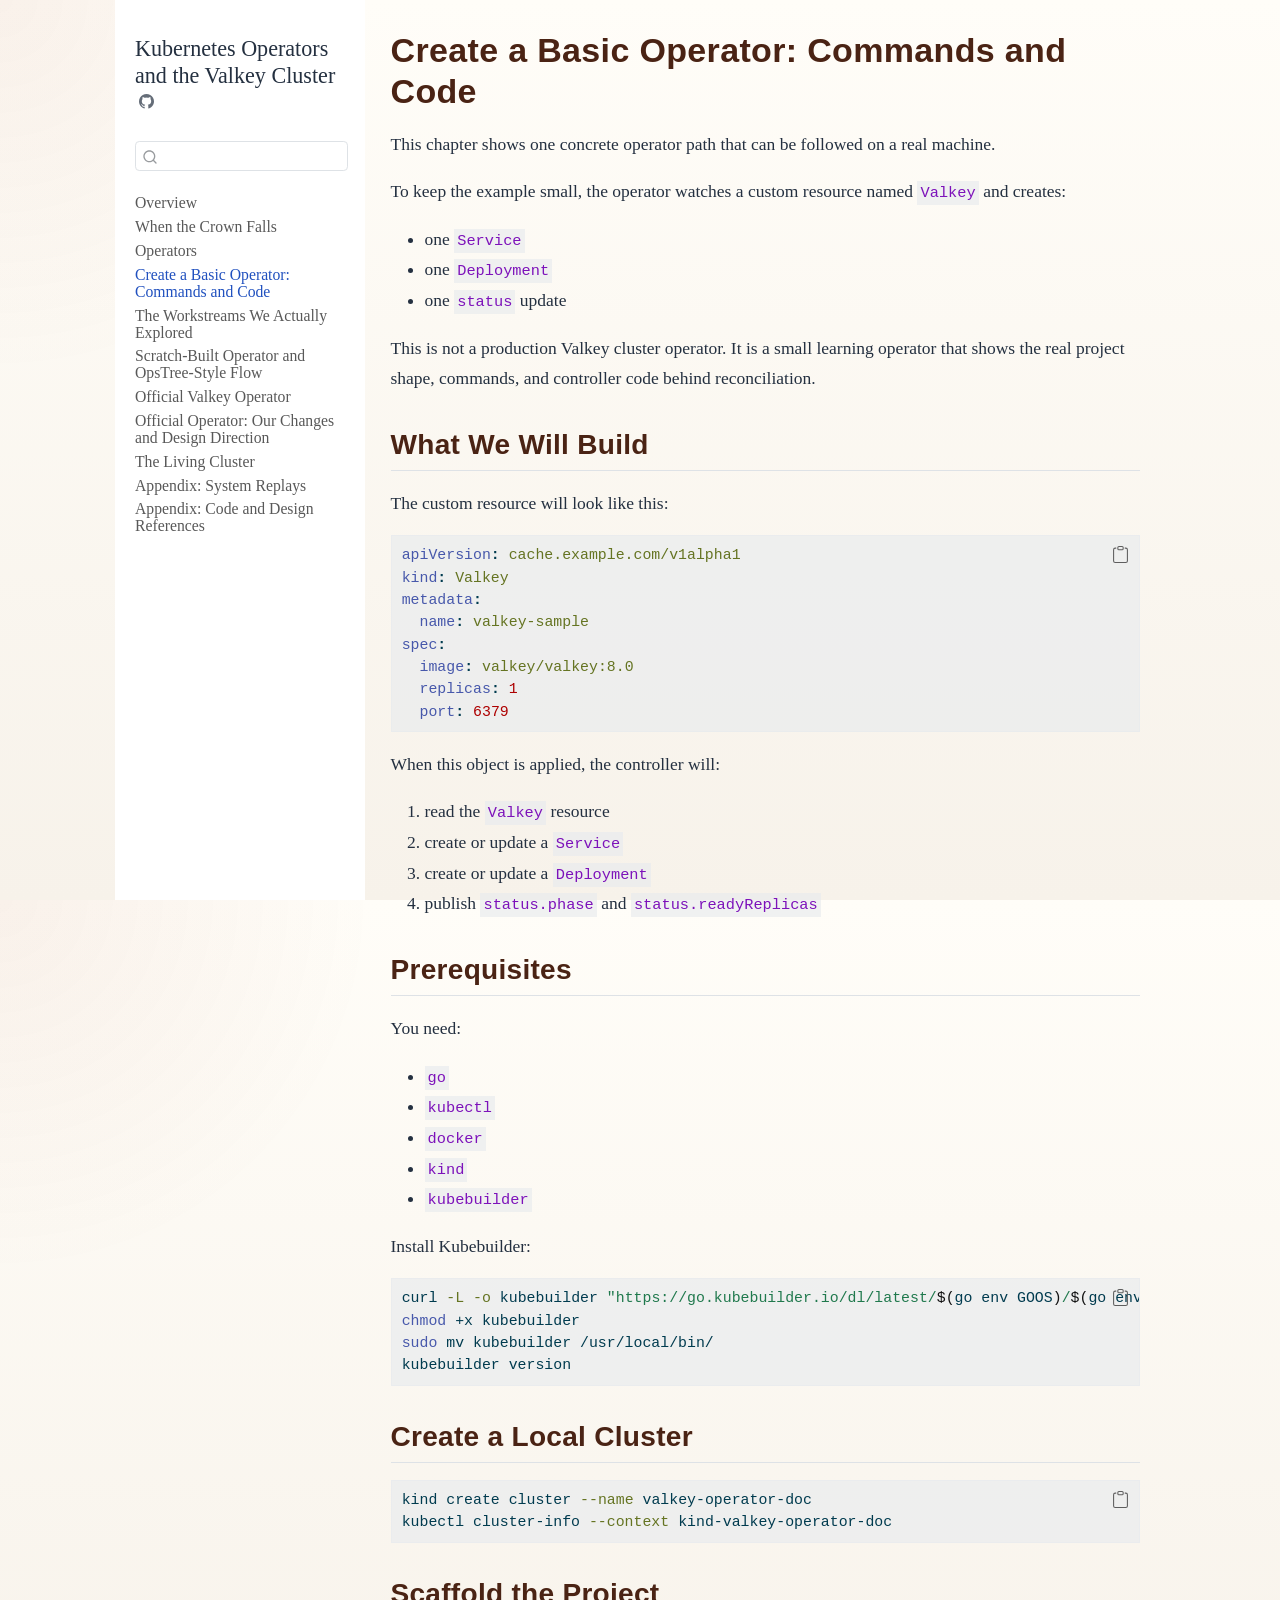
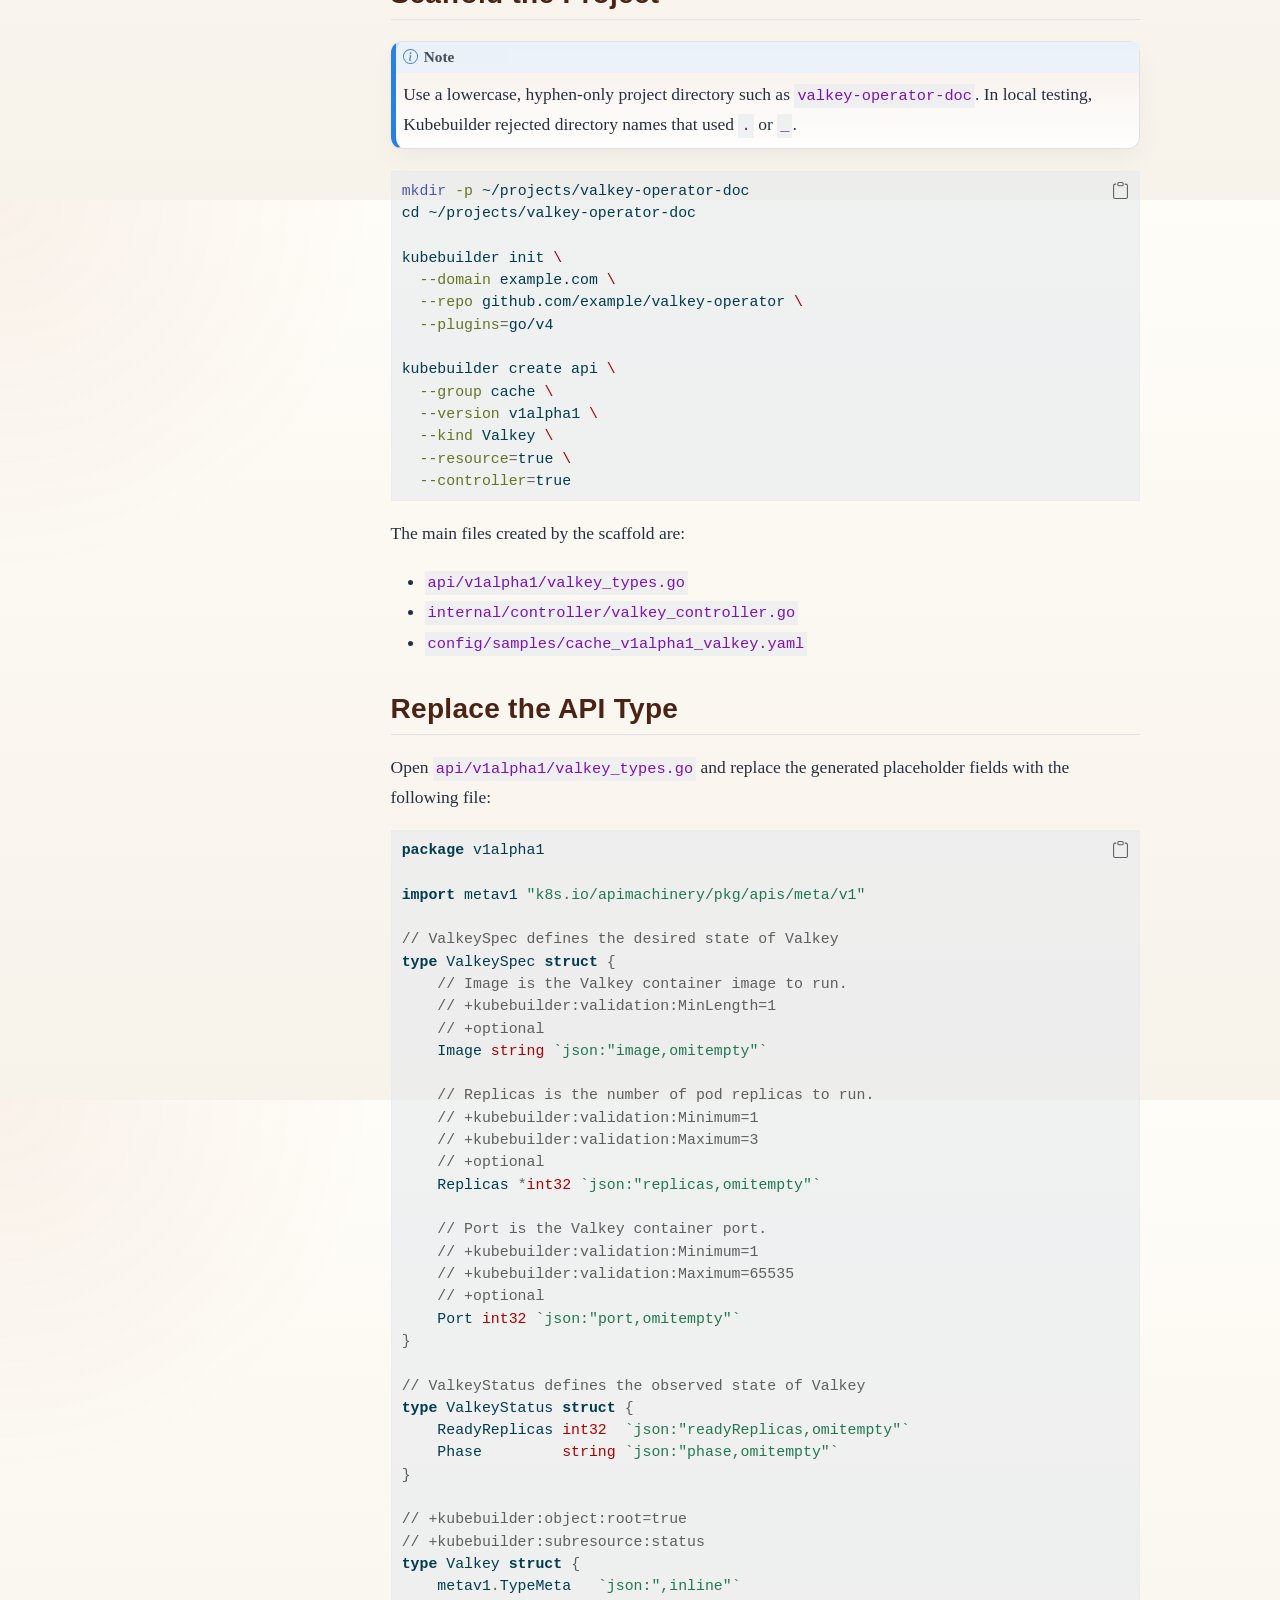
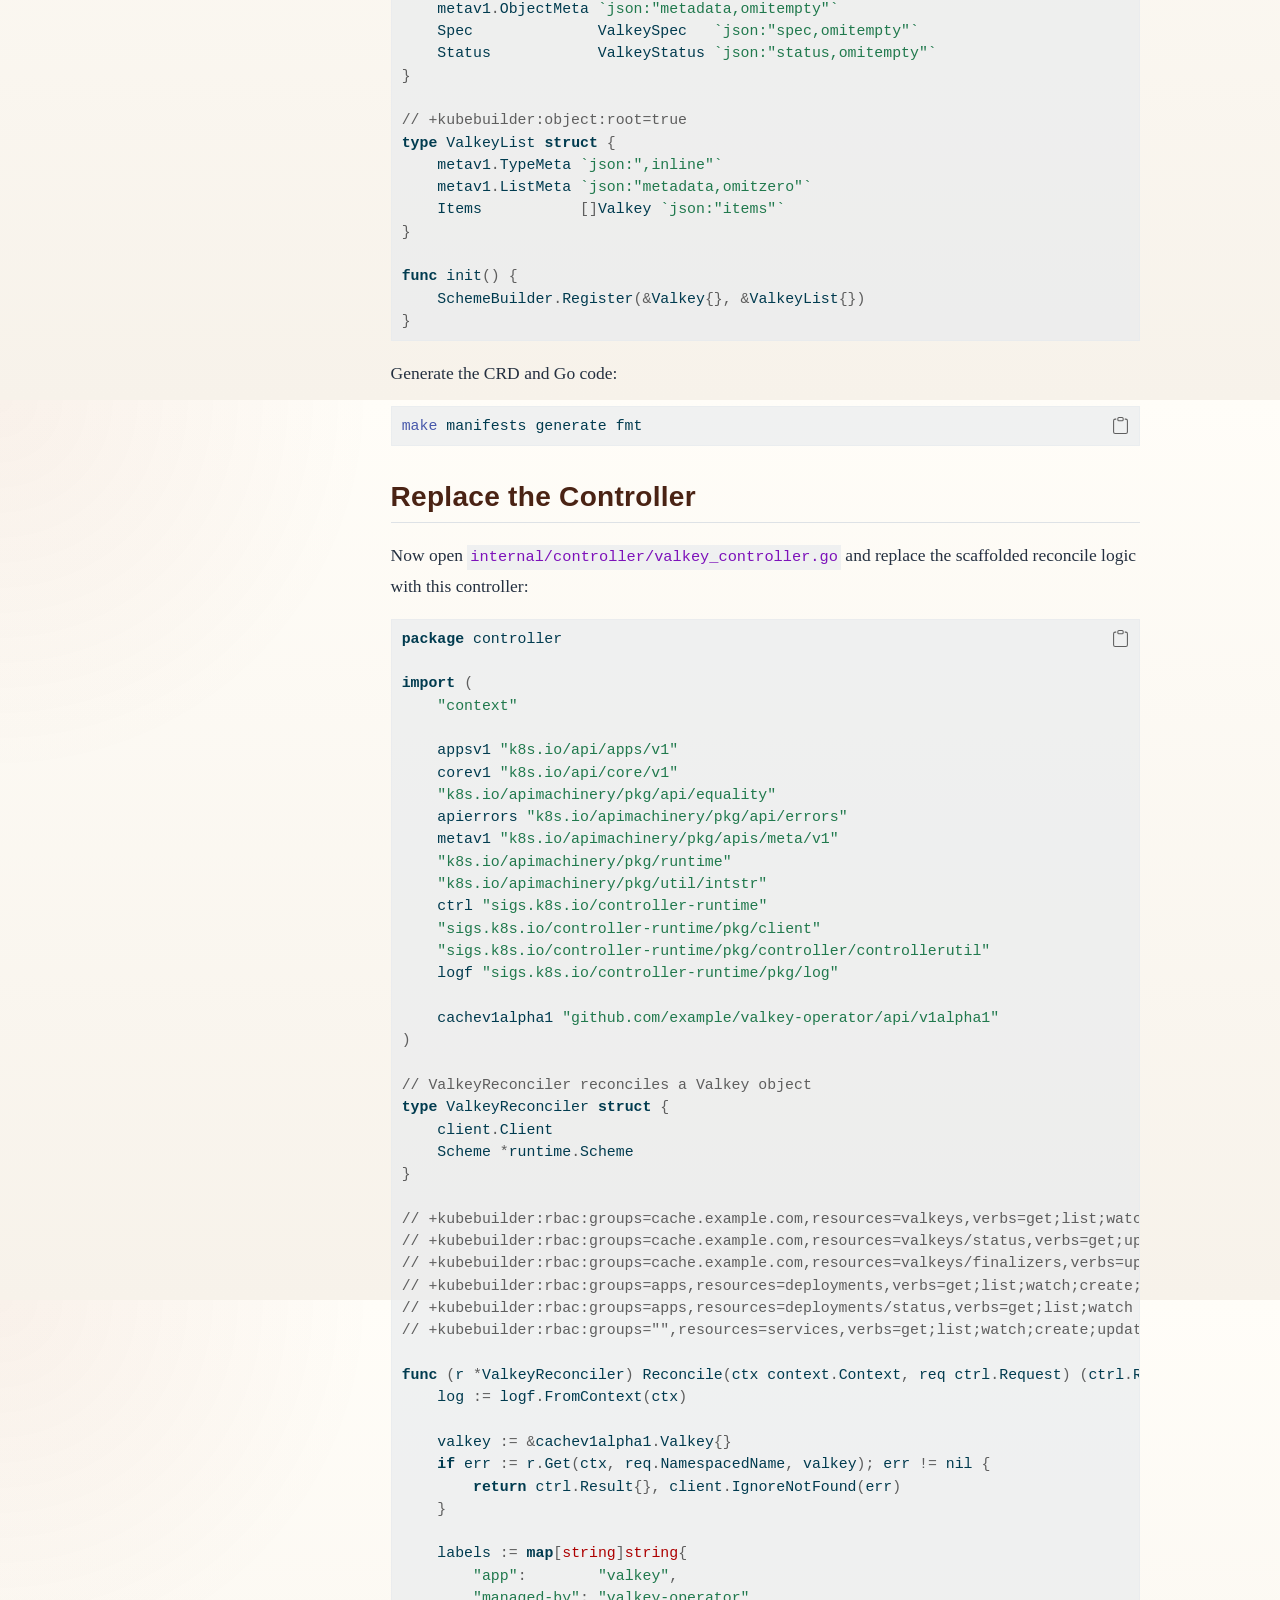
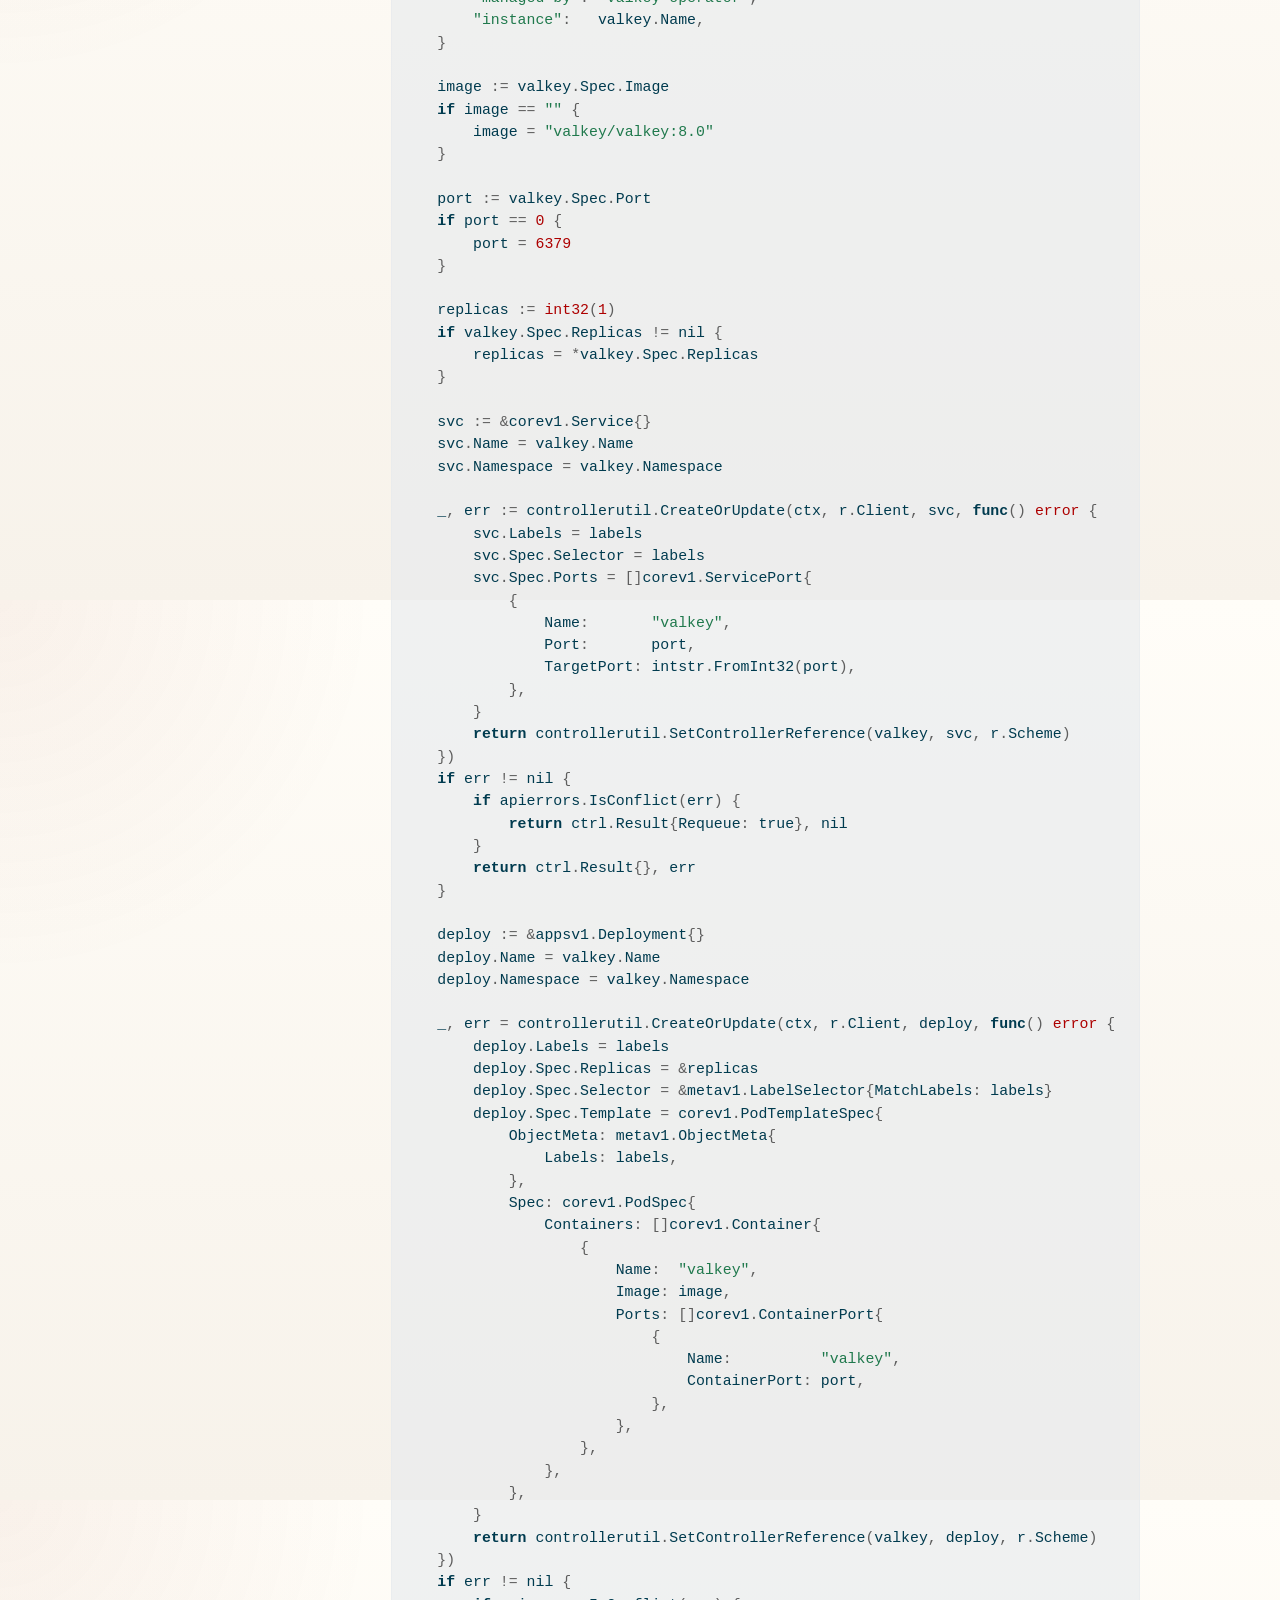
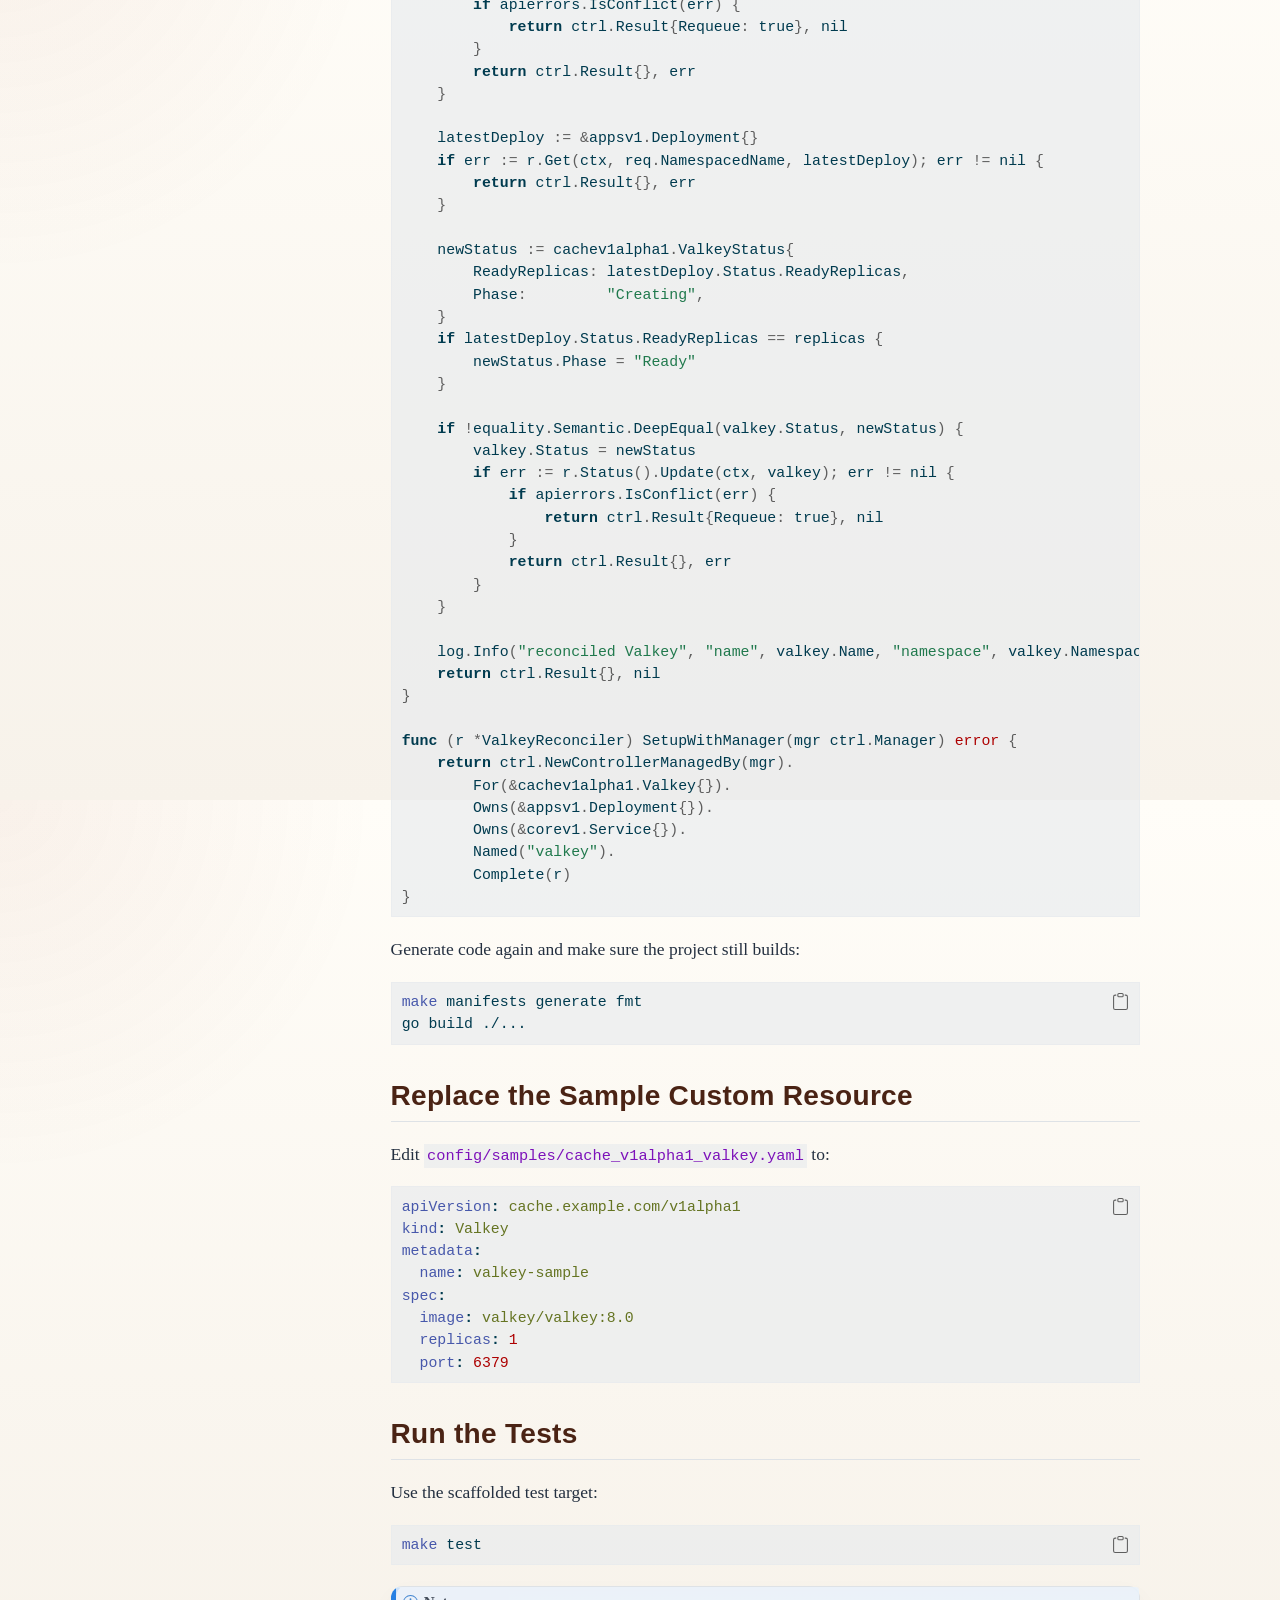
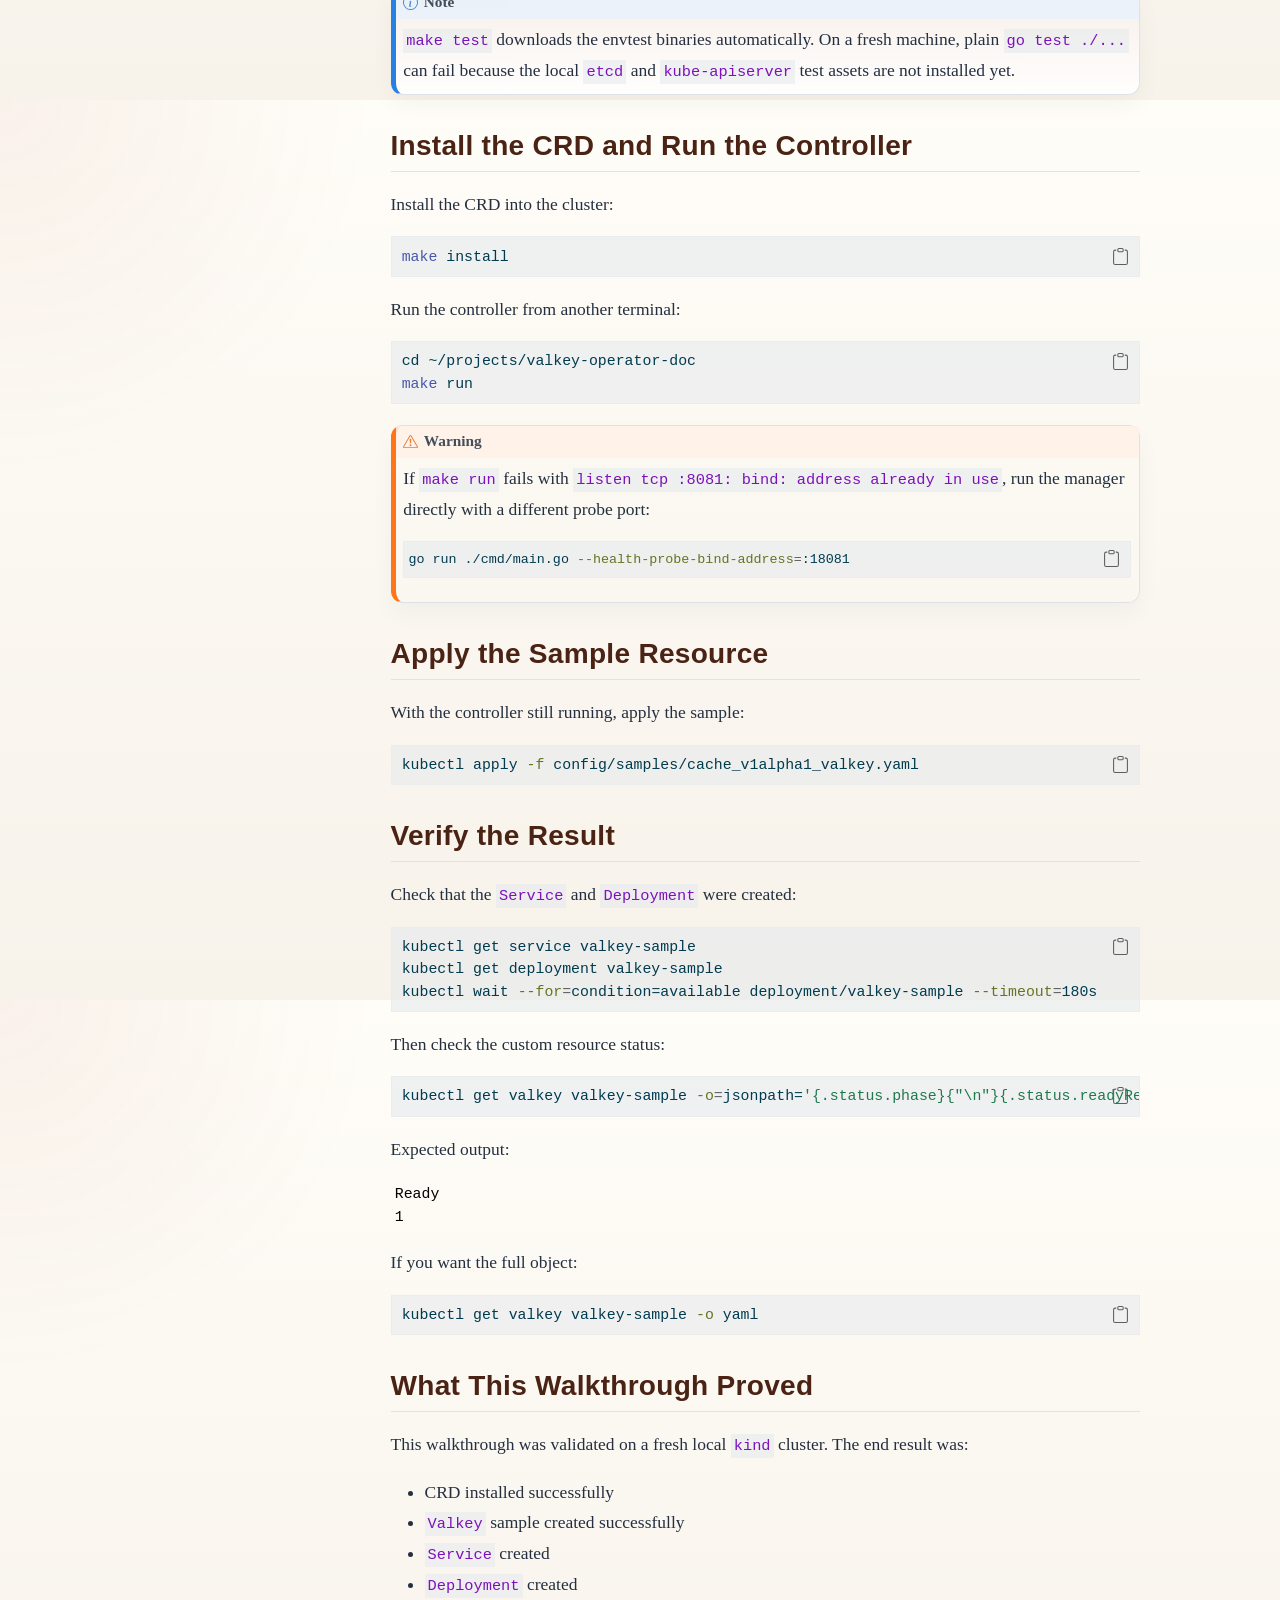
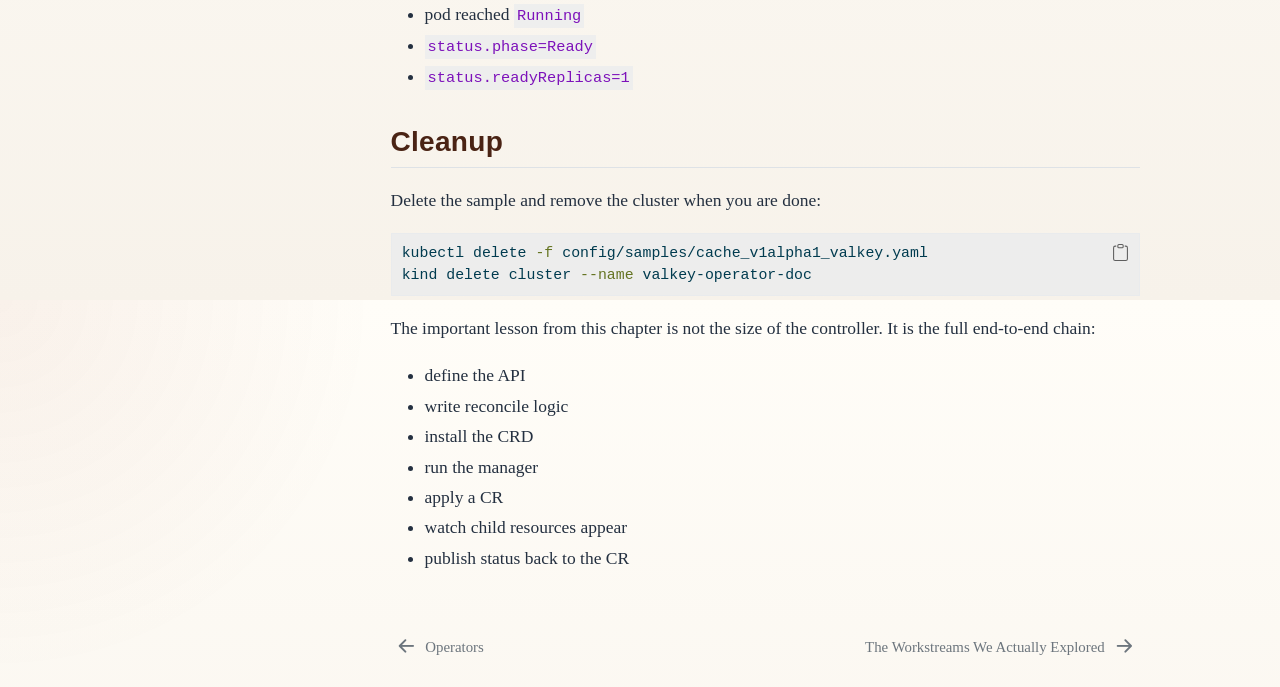
<file: acts/basic-operator-in-practice.html>
<!DOCTYPE html>
<html xmlns="http://www.w3.org/1999/xhtml" lang="en" xml:lang="en"><head>

<meta charset="utf-8">
<meta name="generator" content="quarto-1.9.37">

<meta name="viewport" content="width=device-width, initial-scale=1.0, user-scalable=yes">


<title>Create a Basic Operator: Commands and Code – Kubernetes Operators and the Valkey Cluster</title>
<style>
/* Default styles provided by pandoc.
** See https://pandoc.org/MANUAL.html#variables-for-html for config info.
*/
code{white-space: pre-wrap;}
span.smallcaps{font-variant: small-caps;}
div.columns{display: flex; gap: min(4vw, 1.5em);}
div.column{flex: auto; overflow-x: auto;}
div.hanging-indent{margin-left: 1.5em; text-indent: -1.5em;}
ul.task-list{list-style: none;}
ul.task-list li input[type="checkbox"] {
  width: 0.8em;
  margin: 0 0.8em 0.2em -1em; /* quarto-specific, see https://github.com/quarto-dev/quarto-cli/issues/4556 */ 
  vertical-align: middle;
}
/* CSS for syntax highlighting */
html { -webkit-text-size-adjust: 100%; }
pre > code.sourceCode { white-space: pre; position: relative; }
pre > code.sourceCode > span { display: inline-block; line-height: 1.25; }
pre > code.sourceCode > span:empty { height: 1.2em; }
.sourceCode { overflow: visible; }
code.sourceCode > span { color: inherit; text-decoration: inherit; }
div.sourceCode { margin: 1em 0; }
pre.sourceCode { margin: 0; }
@media screen {
div.sourceCode { overflow: auto; }
}
@media print {
pre > code.sourceCode { white-space: pre-wrap; }
pre > code.sourceCode > span { text-indent: -5em; padding-left: 5em; }
}
pre.numberSource code
  { counter-reset: source-line 0; }
pre.numberSource code > span
  { position: relative; left: -4em; counter-increment: source-line; }
pre.numberSource code > span > a:first-child::before
  { content: counter(source-line);
    position: relative; left: -1em; text-align: right; vertical-align: baseline;
    border: none; display: inline-block;
    -webkit-touch-callout: none; -webkit-user-select: none;
    -khtml-user-select: none; -moz-user-select: none;
    -ms-user-select: none; user-select: none;
    padding: 0 4px; width: 4em;
  }
pre.numberSource { margin-left: 3em;  padding-left: 4px; }
div.sourceCode
  {   }
@media screen {
pre > code.sourceCode > span > a:first-child::before { text-decoration: underline; }
}
</style>


<script src="../site_libs/quarto-nav/quarto-nav.js"></script>
<script src="../site_libs/quarto-nav/headroom.min.js"></script>
<script src="../site_libs/clipboard/clipboard.min.js"></script>
<script src="../site_libs/quarto-search/autocomplete.umd.js"></script>
<script src="../site_libs/quarto-search/fuse.min.js"></script>
<script src="../site_libs/quarto-search/quarto-search.js"></script>
<meta name="quarto:offset" content="../">
<link href="../acts/04-operator-paths.html" rel="next">
<link href="../acts/02-building-an-operator.html" rel="prev">
<script src="../site_libs/quarto-html/quarto.js" type="module"></script>
<script src="../site_libs/quarto-html/tabsets/tabsets.js" type="module"></script>
<script src="../site_libs/quarto-html/popper.min.js"></script>
<script src="../site_libs/quarto-html/tippy.umd.min.js"></script>
<script src="../site_libs/quarto-html/anchor.min.js"></script>
<link href="../site_libs/quarto-html/tippy.css" rel="stylesheet">
<link href="../site_libs/quarto-html/quarto-syntax-highlighting-7f8f88aac4f3542376d5c11b86a4c14d.css" rel="stylesheet" id="quarto-text-highlighting-styles">
<script src="../site_libs/bootstrap/bootstrap.min.js"></script>
<link href="../site_libs/bootstrap/bootstrap-icons.css" rel="stylesheet">
<link href="../site_libs/bootstrap/bootstrap-367522ac618891c39d4b2ae87ea7600e.min.css" rel="stylesheet" append-hash="true" id="quarto-bootstrap" data-mode="light">
<script id="quarto-search-options" type="application/json">{
  "location": "sidebar",
  "copy-button": false,
  "collapse-after": 3,
  "panel-placement": "start",
  "type": "textbox",
  "limit": 50,
  "keyboard-shortcut": [
    "f",
    "/",
    "s"
  ],
  "show-item-context": false,
  "language": {
    "search-no-results-text": "No results",
    "search-matching-documents-text": "matching documents",
    "search-copy-link-title": "Copy link to search",
    "search-hide-matches-text": "Hide additional matches",
    "search-more-match-text": "more match in this document",
    "search-more-matches-text": "more matches in this document",
    "search-clear-button-title": "Clear",
    "search-text-placeholder": "",
    "search-detached-cancel-button-title": "Cancel",
    "search-submit-button-title": "Submit",
    "search-label": "Search"
  }
}</script>
<style>html{ scroll-behavior: smooth; }</style>


<link rel="stylesheet" href="../styles.css">
</head>

<body class="nav-sidebar floating fullcontent quarto-light">

<div id="quarto-search-results"></div>
  <header id="quarto-header" class="headroom fixed-top">
  <nav class="quarto-secondary-nav">
    <div class="container-fluid d-flex">
      <button type="button" class="quarto-btn-toggle btn" data-bs-toggle="collapse" role="button" data-bs-target=".quarto-sidebar-collapse-item" aria-controls="quarto-sidebar" aria-expanded="false" aria-label="Toggle sidebar navigation" onclick="if (window.quartoToggleHeadroom) { window.quartoToggleHeadroom(); }">
        <i class="bi bi-layout-text-sidebar-reverse"></i>
      </button>
        <nav class="quarto-page-breadcrumbs" aria-label="breadcrumb"><ol class="breadcrumb"><li class="breadcrumb-item"><a href="../acts/basic-operator-in-practice.html"><span class="chapter-title">Create a Basic Operator: Commands and Code</span></a></li></ol></nav>
        <a class="flex-grow-1" role="navigation" data-bs-toggle="collapse" data-bs-target=".quarto-sidebar-collapse-item" aria-controls="quarto-sidebar" aria-expanded="false" aria-label="Toggle sidebar navigation" onclick="if (window.quartoToggleHeadroom) { window.quartoToggleHeadroom(); }">      
        </a>
      <button type="button" class="btn quarto-search-button" aria-label="Search" onclick="window.quartoOpenSearch();">
        <i class="bi bi-search"></i>
      </button>
    </div>
  </nav>
</header>
<!-- content -->
<div id="quarto-content" class="quarto-container page-columns page-rows-contents page-layout-article">
<!-- sidebar -->
  <nav id="quarto-sidebar" class="sidebar collapse collapse-horizontal quarto-sidebar-collapse-item sidebar-navigation floating overflow-auto">
    <div class="pt-lg-2 mt-2 text-left sidebar-header">
    <div class="sidebar-title mb-0 py-0">
      <a href="../">Kubernetes Operators and the Valkey Cluster</a> 
        <div class="sidebar-tools-main">
    <a href="https://github.com/DharmendraChoudhary67/operator-doc" title="Source Code" class="quarto-navigation-tool px-1" aria-label="Source Code"><i class="bi bi-github"></i></a>
</div>
    </div>
      </div>
        <div class="mt-2 flex-shrink-0 align-items-center">
        <div class="sidebar-search">
        <div id="quarto-search" class="" title="Search"></div>
        </div>
        </div>
    <div class="sidebar-menu-container"> 
    <ul class="list-unstyled mt-1">
        <li class="sidebar-item">
  <div class="sidebar-item-container"> 
  <a href="../index.html" class="sidebar-item-text sidebar-link"><span class="chapter-title">Overview</span></a>
  </div>
</li>
        <li class="sidebar-item">
  <div class="sidebar-item-container"> 
  <a href="../acts/01-the-problem.html" class="sidebar-item-text sidebar-link"><span class="chapter-title">When the Crown Falls</span></a>
  </div>
</li>
        <li class="sidebar-item">
  <div class="sidebar-item-container"> 
  <a href="../acts/02-building-an-operator.html" class="sidebar-item-text sidebar-link"><span class="chapter-title">Operators</span></a>
  </div>
</li>
        <li class="sidebar-item">
  <div class="sidebar-item-container"> 
  <a href="../acts/basic-operator-in-practice.html" class="sidebar-item-text sidebar-link active"><span class="chapter-title">Create a Basic Operator: Commands and Code</span></a>
  </div>
</li>
        <li class="sidebar-item">
  <div class="sidebar-item-container"> 
  <a href="../acts/04-operator-paths.html" class="sidebar-item-text sidebar-link"><span class="chapter-title">The Workstreams We Actually Explored</span></a>
  </div>
</li>
        <li class="sidebar-item">
  <div class="sidebar-item-container"> 
  <a href="../acts/scratch-and-opstree-flow.html" class="sidebar-item-text sidebar-link"><span class="chapter-title">Scratch-Built Operator and OpsTree-Style Flow</span></a>
  </div>
</li>
        <li class="sidebar-item">
  <div class="sidebar-item-container"> 
  <a href="../acts/official-operator-runtime.html" class="sidebar-item-text sidebar-link"><span class="chapter-title">Official Valkey Operator</span></a>
  </div>
</li>
        <li class="sidebar-item">
  <div class="sidebar-item-container"> 
  <a href="../acts/official-operator-our-changes.html" class="sidebar-item-text sidebar-link"><span class="chapter-title">Official Operator: Our Changes and Design Direction</span></a>
  </div>
</li>
        <li class="sidebar-item">
  <div class="sidebar-item-container"> 
  <a href="../acts/03-how-the-cluster-lives.html" class="sidebar-item-text sidebar-link"><span class="chapter-title">The Living Cluster</span></a>
  </div>
</li>
        <li class="sidebar-item">
  <div class="sidebar-item-container"> 
  <a href="../appendix/01-system-replays.html" class="sidebar-item-text sidebar-link"><span class="chapter-title">Appendix: System Replays</span></a>
  </div>
</li>
        <li class="sidebar-item">
  <div class="sidebar-item-container"> 
  <a href="../appendix/02-code-and-design-references.html" class="sidebar-item-text sidebar-link"><span class="chapter-title">Appendix: Code and Design References</span></a>
  </div>
</li>
    </ul>
    </div>
</nav>
<div id="quarto-sidebar-glass" class="quarto-sidebar-collapse-item" data-bs-toggle="collapse" data-bs-target=".quarto-sidebar-collapse-item"></div>
<!-- margin-sidebar -->
    
<!-- main -->
<main class="content" id="quarto-document-content">

<header id="title-block-header" class="quarto-title-block default">
<div class="quarto-title">
<h1 class="title"><span class="chapter-title">Create a Basic Operator: Commands and Code</span></h1>
</div>



<div class="quarto-title-meta">

    
  
    
  </div>
  


</header>


<p>This chapter shows one concrete operator path that can be followed on a real machine.</p>
<p>To keep the example small, the operator watches a custom resource named <code>Valkey</code> and creates:</p>
<ul>
<li>one <code>Service</code></li>
<li>one <code>Deployment</code></li>
<li>one <code>status</code> update</li>
</ul>
<p>This is not a production Valkey cluster operator. It is a small learning operator that shows the real project shape, commands, and controller code behind reconciliation.</p>
<section id="what-we-will-build" class="level2">
<h2 class="anchored" data-anchor-id="what-we-will-build">What We Will Build</h2>
<p>The custom resource will look like this:</p>
<div class="code-copy-outer-scaffold"><div class="sourceCode" id="cb1"><pre class="sourceCode yaml code-with-copy"><code class="sourceCode yaml"><span id="cb1-1"><a href="#cb1-1" aria-hidden="true" tabindex="-1"></a><span class="fu">apiVersion</span><span class="kw">:</span><span class="at"> cache.example.com/v1alpha1</span></span>
<span id="cb1-2"><a href="#cb1-2" aria-hidden="true" tabindex="-1"></a><span class="fu">kind</span><span class="kw">:</span><span class="at"> Valkey</span></span>
<span id="cb1-3"><a href="#cb1-3" aria-hidden="true" tabindex="-1"></a><span class="fu">metadata</span><span class="kw">:</span></span>
<span id="cb1-4"><a href="#cb1-4" aria-hidden="true" tabindex="-1"></a><span class="at">  </span><span class="fu">name</span><span class="kw">:</span><span class="at"> valkey-sample</span></span>
<span id="cb1-5"><a href="#cb1-5" aria-hidden="true" tabindex="-1"></a><span class="fu">spec</span><span class="kw">:</span></span>
<span id="cb1-6"><a href="#cb1-6" aria-hidden="true" tabindex="-1"></a><span class="at">  </span><span class="fu">image</span><span class="kw">:</span><span class="at"> valkey/valkey:8.0</span></span>
<span id="cb1-7"><a href="#cb1-7" aria-hidden="true" tabindex="-1"></a><span class="at">  </span><span class="fu">replicas</span><span class="kw">:</span><span class="at"> </span><span class="dv">1</span></span>
<span id="cb1-8"><a href="#cb1-8" aria-hidden="true" tabindex="-1"></a><span class="at">  </span><span class="fu">port</span><span class="kw">:</span><span class="at"> </span><span class="dv">6379</span></span></code></pre></div><button title="Copy to Clipboard" class="code-copy-button"><i class="bi"></i></button></div>
<p>When this object is applied, the controller will:</p>
<ol type="1">
<li>read the <code>Valkey</code> resource</li>
<li>create or update a <code>Service</code></li>
<li>create or update a <code>Deployment</code></li>
<li>publish <code>status.phase</code> and <code>status.readyReplicas</code></li>
</ol>
</section>
<section id="prerequisites" class="level2">
<h2 class="anchored" data-anchor-id="prerequisites">Prerequisites</h2>
<p>You need:</p>
<ul>
<li><code>go</code></li>
<li><code>kubectl</code></li>
<li><code>docker</code></li>
<li><code>kind</code></li>
<li><code>kubebuilder</code></li>
</ul>
<p>Install Kubebuilder:</p>
<div class="code-copy-outer-scaffold"><div class="sourceCode" id="cb2"><pre class="sourceCode bash code-with-copy"><code class="sourceCode bash"><span id="cb2-1"><a href="#cb2-1" aria-hidden="true" tabindex="-1"></a><span class="ex">curl</span> <span class="at">-L</span> <span class="at">-o</span> kubebuilder <span class="st">"https://go.kubebuilder.io/dl/latest/</span><span class="va">$(</span><span class="ex">go</span> env GOOS<span class="va">)</span><span class="st">/</span><span class="va">$(</span><span class="ex">go</span> env GOARCH<span class="va">)</span><span class="st">"</span></span>
<span id="cb2-2"><a href="#cb2-2" aria-hidden="true" tabindex="-1"></a><span class="fu">chmod</span> +x kubebuilder</span>
<span id="cb2-3"><a href="#cb2-3" aria-hidden="true" tabindex="-1"></a><span class="fu">sudo</span> mv kubebuilder /usr/local/bin/</span>
<span id="cb2-4"><a href="#cb2-4" aria-hidden="true" tabindex="-1"></a><span class="ex">kubebuilder</span> version</span></code></pre></div><button title="Copy to Clipboard" class="code-copy-button"><i class="bi"></i></button></div>
</section>
<section id="create-a-local-cluster" class="level2">
<h2 class="anchored" data-anchor-id="create-a-local-cluster">Create a Local Cluster</h2>
<div class="code-copy-outer-scaffold"><div class="sourceCode" id="cb3"><pre class="sourceCode bash code-with-copy"><code class="sourceCode bash"><span id="cb3-1"><a href="#cb3-1" aria-hidden="true" tabindex="-1"></a><span class="ex">kind</span> create cluster <span class="at">--name</span> valkey-operator-doc</span>
<span id="cb3-2"><a href="#cb3-2" aria-hidden="true" tabindex="-1"></a><span class="ex">kubectl</span> cluster-info <span class="at">--context</span> kind-valkey-operator-doc</span></code></pre></div><button title="Copy to Clipboard" class="code-copy-button"><i class="bi"></i></button></div>
</section>
<section id="scaffold-the-project" class="level2">
<h2 class="anchored" data-anchor-id="scaffold-the-project">Scaffold the Project</h2>
<div class="callout callout-style-default callout-note callout-titled">
<div class="callout-header d-flex align-content-center">
<div class="callout-icon-container">
<i class="callout-icon"></i>
</div>
<div class="callout-title-container flex-fill">
Note
</div>
</div>
<div class="callout-body-container callout-body">
<p>Use a lowercase, hyphen-only project directory such as <code>valkey-operator-doc</code>. In local testing, Kubebuilder rejected directory names that used <code>.</code> or <code>_</code>.</p>
</div>
</div>
<div class="code-copy-outer-scaffold"><div class="sourceCode" id="cb4"><pre class="sourceCode bash code-with-copy"><code class="sourceCode bash"><span id="cb4-1"><a href="#cb4-1" aria-hidden="true" tabindex="-1"></a><span class="fu">mkdir</span> <span class="at">-p</span> ~/projects/valkey-operator-doc</span>
<span id="cb4-2"><a href="#cb4-2" aria-hidden="true" tabindex="-1"></a><span class="bu">cd</span> ~/projects/valkey-operator-doc</span>
<span id="cb4-3"><a href="#cb4-3" aria-hidden="true" tabindex="-1"></a></span>
<span id="cb4-4"><a href="#cb4-4" aria-hidden="true" tabindex="-1"></a><span class="ex">kubebuilder</span> init <span class="dt">\</span></span>
<span id="cb4-5"><a href="#cb4-5" aria-hidden="true" tabindex="-1"></a>  <span class="at">--domain</span> example.com <span class="dt">\</span></span>
<span id="cb4-6"><a href="#cb4-6" aria-hidden="true" tabindex="-1"></a>  <span class="at">--repo</span> github.com/example/valkey-operator <span class="dt">\</span></span>
<span id="cb4-7"><a href="#cb4-7" aria-hidden="true" tabindex="-1"></a>  <span class="at">--plugins</span><span class="op">=</span>go/v4</span>
<span id="cb4-8"><a href="#cb4-8" aria-hidden="true" tabindex="-1"></a></span>
<span id="cb4-9"><a href="#cb4-9" aria-hidden="true" tabindex="-1"></a><span class="ex">kubebuilder</span> create api <span class="dt">\</span></span>
<span id="cb4-10"><a href="#cb4-10" aria-hidden="true" tabindex="-1"></a>  <span class="at">--group</span> cache <span class="dt">\</span></span>
<span id="cb4-11"><a href="#cb4-11" aria-hidden="true" tabindex="-1"></a>  <span class="at">--version</span> v1alpha1 <span class="dt">\</span></span>
<span id="cb4-12"><a href="#cb4-12" aria-hidden="true" tabindex="-1"></a>  <span class="at">--kind</span> Valkey <span class="dt">\</span></span>
<span id="cb4-13"><a href="#cb4-13" aria-hidden="true" tabindex="-1"></a>  <span class="at">--resource</span><span class="op">=</span>true <span class="dt">\</span></span>
<span id="cb4-14"><a href="#cb4-14" aria-hidden="true" tabindex="-1"></a>  <span class="at">--controller</span><span class="op">=</span>true</span></code></pre></div><button title="Copy to Clipboard" class="code-copy-button"><i class="bi"></i></button></div>
<p>The main files created by the scaffold are:</p>
<ul>
<li><code>api/v1alpha1/valkey_types.go</code></li>
<li><code>internal/controller/valkey_controller.go</code></li>
<li><code>config/samples/cache_v1alpha1_valkey.yaml</code></li>
</ul>
</section>
<section id="replace-the-api-type" class="level2">
<h2 class="anchored" data-anchor-id="replace-the-api-type">Replace the API Type</h2>
<p>Open <code>api/v1alpha1/valkey_types.go</code> and replace the generated placeholder fields with the following file:</p>
<div class="code-copy-outer-scaffold"><div class="sourceCode" id="cb5"><pre class="sourceCode go code-with-copy"><code class="sourceCode go"><span id="cb5-1"><a href="#cb5-1" aria-hidden="true" tabindex="-1"></a><span class="kw">package</span> v1alpha1</span>
<span id="cb5-2"><a href="#cb5-2" aria-hidden="true" tabindex="-1"></a></span>
<span id="cb5-3"><a href="#cb5-3" aria-hidden="true" tabindex="-1"></a><span class="kw">import</span> metav1 <span class="st">"k8s.io/apimachinery/pkg/apis/meta/v1"</span></span>
<span id="cb5-4"><a href="#cb5-4" aria-hidden="true" tabindex="-1"></a></span>
<span id="cb5-5"><a href="#cb5-5" aria-hidden="true" tabindex="-1"></a><span class="co">// ValkeySpec defines the desired state of Valkey</span></span>
<span id="cb5-6"><a href="#cb5-6" aria-hidden="true" tabindex="-1"></a><span class="kw">type</span> ValkeySpec <span class="kw">struct</span> <span class="op">{</span></span>
<span id="cb5-7"><a href="#cb5-7" aria-hidden="true" tabindex="-1"></a>    <span class="co">// Image is the Valkey container image to run.</span></span>
<span id="cb5-8"><a href="#cb5-8" aria-hidden="true" tabindex="-1"></a>    <span class="co">// +kubebuilder:validation:MinLength=1</span></span>
<span id="cb5-9"><a href="#cb5-9" aria-hidden="true" tabindex="-1"></a>    <span class="co">// +optional</span></span>
<span id="cb5-10"><a href="#cb5-10" aria-hidden="true" tabindex="-1"></a>    Image <span class="dt">string</span> <span class="st">`json:"image,omitempty"`</span></span>
<span id="cb5-11"><a href="#cb5-11" aria-hidden="true" tabindex="-1"></a></span>
<span id="cb5-12"><a href="#cb5-12" aria-hidden="true" tabindex="-1"></a>    <span class="co">// Replicas is the number of pod replicas to run.</span></span>
<span id="cb5-13"><a href="#cb5-13" aria-hidden="true" tabindex="-1"></a>    <span class="co">// +kubebuilder:validation:Minimum=1</span></span>
<span id="cb5-14"><a href="#cb5-14" aria-hidden="true" tabindex="-1"></a>    <span class="co">// +kubebuilder:validation:Maximum=3</span></span>
<span id="cb5-15"><a href="#cb5-15" aria-hidden="true" tabindex="-1"></a>    <span class="co">// +optional</span></span>
<span id="cb5-16"><a href="#cb5-16" aria-hidden="true" tabindex="-1"></a>    Replicas <span class="op">*</span><span class="dt">int32</span> <span class="st">`json:"replicas,omitempty"`</span></span>
<span id="cb5-17"><a href="#cb5-17" aria-hidden="true" tabindex="-1"></a></span>
<span id="cb5-18"><a href="#cb5-18" aria-hidden="true" tabindex="-1"></a>    <span class="co">// Port is the Valkey container port.</span></span>
<span id="cb5-19"><a href="#cb5-19" aria-hidden="true" tabindex="-1"></a>    <span class="co">// +kubebuilder:validation:Minimum=1</span></span>
<span id="cb5-20"><a href="#cb5-20" aria-hidden="true" tabindex="-1"></a>    <span class="co">// +kubebuilder:validation:Maximum=65535</span></span>
<span id="cb5-21"><a href="#cb5-21" aria-hidden="true" tabindex="-1"></a>    <span class="co">// +optional</span></span>
<span id="cb5-22"><a href="#cb5-22" aria-hidden="true" tabindex="-1"></a>    Port <span class="dt">int32</span> <span class="st">`json:"port,omitempty"`</span></span>
<span id="cb5-23"><a href="#cb5-23" aria-hidden="true" tabindex="-1"></a><span class="op">}</span></span>
<span id="cb5-24"><a href="#cb5-24" aria-hidden="true" tabindex="-1"></a></span>
<span id="cb5-25"><a href="#cb5-25" aria-hidden="true" tabindex="-1"></a><span class="co">// ValkeyStatus defines the observed state of Valkey</span></span>
<span id="cb5-26"><a href="#cb5-26" aria-hidden="true" tabindex="-1"></a><span class="kw">type</span> ValkeyStatus <span class="kw">struct</span> <span class="op">{</span></span>
<span id="cb5-27"><a href="#cb5-27" aria-hidden="true" tabindex="-1"></a>    ReadyReplicas <span class="dt">int32</span>  <span class="st">`json:"readyReplicas,omitempty"`</span></span>
<span id="cb5-28"><a href="#cb5-28" aria-hidden="true" tabindex="-1"></a>    Phase         <span class="dt">string</span> <span class="st">`json:"phase,omitempty"`</span></span>
<span id="cb5-29"><a href="#cb5-29" aria-hidden="true" tabindex="-1"></a><span class="op">}</span></span>
<span id="cb5-30"><a href="#cb5-30" aria-hidden="true" tabindex="-1"></a></span>
<span id="cb5-31"><a href="#cb5-31" aria-hidden="true" tabindex="-1"></a><span class="co">// +kubebuilder:object:root=true</span></span>
<span id="cb5-32"><a href="#cb5-32" aria-hidden="true" tabindex="-1"></a><span class="co">// +kubebuilder:subresource:status</span></span>
<span id="cb5-33"><a href="#cb5-33" aria-hidden="true" tabindex="-1"></a><span class="kw">type</span> Valkey <span class="kw">struct</span> <span class="op">{</span></span>
<span id="cb5-34"><a href="#cb5-34" aria-hidden="true" tabindex="-1"></a>    metav1<span class="op">.</span>TypeMeta   <span class="st">`json:",inline"`</span></span>
<span id="cb5-35"><a href="#cb5-35" aria-hidden="true" tabindex="-1"></a>    metav1<span class="op">.</span>ObjectMeta <span class="st">`json:"metadata,omitempty"`</span></span>
<span id="cb5-36"><a href="#cb5-36" aria-hidden="true" tabindex="-1"></a>    Spec              ValkeySpec   <span class="st">`json:"spec,omitempty"`</span></span>
<span id="cb5-37"><a href="#cb5-37" aria-hidden="true" tabindex="-1"></a>    Status            ValkeyStatus <span class="st">`json:"status,omitempty"`</span></span>
<span id="cb5-38"><a href="#cb5-38" aria-hidden="true" tabindex="-1"></a><span class="op">}</span></span>
<span id="cb5-39"><a href="#cb5-39" aria-hidden="true" tabindex="-1"></a></span>
<span id="cb5-40"><a href="#cb5-40" aria-hidden="true" tabindex="-1"></a><span class="co">// +kubebuilder:object:root=true</span></span>
<span id="cb5-41"><a href="#cb5-41" aria-hidden="true" tabindex="-1"></a><span class="kw">type</span> ValkeyList <span class="kw">struct</span> <span class="op">{</span></span>
<span id="cb5-42"><a href="#cb5-42" aria-hidden="true" tabindex="-1"></a>    metav1<span class="op">.</span>TypeMeta <span class="st">`json:",inline"`</span></span>
<span id="cb5-43"><a href="#cb5-43" aria-hidden="true" tabindex="-1"></a>    metav1<span class="op">.</span>ListMeta <span class="st">`json:"metadata,omitzero"`</span></span>
<span id="cb5-44"><a href="#cb5-44" aria-hidden="true" tabindex="-1"></a>    Items           <span class="op">[]</span>Valkey <span class="st">`json:"items"`</span></span>
<span id="cb5-45"><a href="#cb5-45" aria-hidden="true" tabindex="-1"></a><span class="op">}</span></span>
<span id="cb5-46"><a href="#cb5-46" aria-hidden="true" tabindex="-1"></a></span>
<span id="cb5-47"><a href="#cb5-47" aria-hidden="true" tabindex="-1"></a><span class="kw">func</span> init<span class="op">()</span> <span class="op">{</span></span>
<span id="cb5-48"><a href="#cb5-48" aria-hidden="true" tabindex="-1"></a>    SchemeBuilder<span class="op">.</span>Register<span class="op">(&amp;</span>Valkey<span class="op">{},</span> <span class="op">&amp;</span>ValkeyList<span class="op">{})</span></span>
<span id="cb5-49"><a href="#cb5-49" aria-hidden="true" tabindex="-1"></a><span class="op">}</span></span></code></pre></div><button title="Copy to Clipboard" class="code-copy-button"><i class="bi"></i></button></div>
<p>Generate the CRD and Go code:</p>
<div class="code-copy-outer-scaffold"><div class="sourceCode" id="cb6"><pre class="sourceCode bash code-with-copy"><code class="sourceCode bash"><span id="cb6-1"><a href="#cb6-1" aria-hidden="true" tabindex="-1"></a><span class="fu">make</span> manifests generate fmt</span></code></pre></div><button title="Copy to Clipboard" class="code-copy-button"><i class="bi"></i></button></div>
</section>
<section id="replace-the-controller" class="level2">
<h2 class="anchored" data-anchor-id="replace-the-controller">Replace the Controller</h2>
<p>Now open <code>internal/controller/valkey_controller.go</code> and replace the scaffolded reconcile logic with this controller:</p>
<div class="code-copy-outer-scaffold"><div class="sourceCode" id="cb7"><pre class="sourceCode go code-with-copy"><code class="sourceCode go"><span id="cb7-1"><a href="#cb7-1" aria-hidden="true" tabindex="-1"></a><span class="kw">package</span> controller</span>
<span id="cb7-2"><a href="#cb7-2" aria-hidden="true" tabindex="-1"></a></span>
<span id="cb7-3"><a href="#cb7-3" aria-hidden="true" tabindex="-1"></a><span class="kw">import</span> <span class="op">(</span></span>
<span id="cb7-4"><a href="#cb7-4" aria-hidden="true" tabindex="-1"></a>    <span class="st">"context"</span></span>
<span id="cb7-5"><a href="#cb7-5" aria-hidden="true" tabindex="-1"></a></span>
<span id="cb7-6"><a href="#cb7-6" aria-hidden="true" tabindex="-1"></a>    appsv1 <span class="st">"k8s.io/api/apps/v1"</span></span>
<span id="cb7-7"><a href="#cb7-7" aria-hidden="true" tabindex="-1"></a>    corev1 <span class="st">"k8s.io/api/core/v1"</span></span>
<span id="cb7-8"><a href="#cb7-8" aria-hidden="true" tabindex="-1"></a>    <span class="st">"k8s.io/apimachinery/pkg/api/equality"</span></span>
<span id="cb7-9"><a href="#cb7-9" aria-hidden="true" tabindex="-1"></a>    apierrors <span class="st">"k8s.io/apimachinery/pkg/api/errors"</span></span>
<span id="cb7-10"><a href="#cb7-10" aria-hidden="true" tabindex="-1"></a>    metav1 <span class="st">"k8s.io/apimachinery/pkg/apis/meta/v1"</span></span>
<span id="cb7-11"><a href="#cb7-11" aria-hidden="true" tabindex="-1"></a>    <span class="st">"k8s.io/apimachinery/pkg/runtime"</span></span>
<span id="cb7-12"><a href="#cb7-12" aria-hidden="true" tabindex="-1"></a>    <span class="st">"k8s.io/apimachinery/pkg/util/intstr"</span></span>
<span id="cb7-13"><a href="#cb7-13" aria-hidden="true" tabindex="-1"></a>    ctrl <span class="st">"sigs.k8s.io/controller-runtime"</span></span>
<span id="cb7-14"><a href="#cb7-14" aria-hidden="true" tabindex="-1"></a>    <span class="st">"sigs.k8s.io/controller-runtime/pkg/client"</span></span>
<span id="cb7-15"><a href="#cb7-15" aria-hidden="true" tabindex="-1"></a>    <span class="st">"sigs.k8s.io/controller-runtime/pkg/controller/controllerutil"</span></span>
<span id="cb7-16"><a href="#cb7-16" aria-hidden="true" tabindex="-1"></a>    logf <span class="st">"sigs.k8s.io/controller-runtime/pkg/log"</span></span>
<span id="cb7-17"><a href="#cb7-17" aria-hidden="true" tabindex="-1"></a></span>
<span id="cb7-18"><a href="#cb7-18" aria-hidden="true" tabindex="-1"></a>    cachev1alpha1 <span class="st">"github.com/example/valkey-operator/api/v1alpha1"</span></span>
<span id="cb7-19"><a href="#cb7-19" aria-hidden="true" tabindex="-1"></a><span class="op">)</span></span>
<span id="cb7-20"><a href="#cb7-20" aria-hidden="true" tabindex="-1"></a></span>
<span id="cb7-21"><a href="#cb7-21" aria-hidden="true" tabindex="-1"></a><span class="co">// ValkeyReconciler reconciles a Valkey object</span></span>
<span id="cb7-22"><a href="#cb7-22" aria-hidden="true" tabindex="-1"></a><span class="kw">type</span> ValkeyReconciler <span class="kw">struct</span> <span class="op">{</span></span>
<span id="cb7-23"><a href="#cb7-23" aria-hidden="true" tabindex="-1"></a>    client<span class="op">.</span>Client</span>
<span id="cb7-24"><a href="#cb7-24" aria-hidden="true" tabindex="-1"></a>    Scheme <span class="op">*</span>runtime<span class="op">.</span>Scheme</span>
<span id="cb7-25"><a href="#cb7-25" aria-hidden="true" tabindex="-1"></a><span class="op">}</span></span>
<span id="cb7-26"><a href="#cb7-26" aria-hidden="true" tabindex="-1"></a></span>
<span id="cb7-27"><a href="#cb7-27" aria-hidden="true" tabindex="-1"></a><span class="co">// +kubebuilder:rbac:groups=cache.example.com,resources=valkeys,verbs=get;list;watch;create;update;patch;delete</span></span>
<span id="cb7-28"><a href="#cb7-28" aria-hidden="true" tabindex="-1"></a><span class="co">// +kubebuilder:rbac:groups=cache.example.com,resources=valkeys/status,verbs=get;update;patch</span></span>
<span id="cb7-29"><a href="#cb7-29" aria-hidden="true" tabindex="-1"></a><span class="co">// +kubebuilder:rbac:groups=cache.example.com,resources=valkeys/finalizers,verbs=update</span></span>
<span id="cb7-30"><a href="#cb7-30" aria-hidden="true" tabindex="-1"></a><span class="co">// +kubebuilder:rbac:groups=apps,resources=deployments,verbs=get;list;watch;create;update;patch;delete</span></span>
<span id="cb7-31"><a href="#cb7-31" aria-hidden="true" tabindex="-1"></a><span class="co">// +kubebuilder:rbac:groups=apps,resources=deployments/status,verbs=get;list;watch</span></span>
<span id="cb7-32"><a href="#cb7-32" aria-hidden="true" tabindex="-1"></a><span class="co">// +kubebuilder:rbac:groups="",resources=services,verbs=get;list;watch;create;update;patch;delete</span></span>
<span id="cb7-33"><a href="#cb7-33" aria-hidden="true" tabindex="-1"></a></span>
<span id="cb7-34"><a href="#cb7-34" aria-hidden="true" tabindex="-1"></a><span class="kw">func</span> <span class="op">(</span>r <span class="op">*</span>ValkeyReconciler<span class="op">)</span> Reconcile<span class="op">(</span>ctx context<span class="op">.</span>Context<span class="op">,</span> req ctrl<span class="op">.</span>Request<span class="op">)</span> <span class="op">(</span>ctrl<span class="op">.</span>Result<span class="op">,</span> <span class="dt">error</span><span class="op">)</span> <span class="op">{</span></span>
<span id="cb7-35"><a href="#cb7-35" aria-hidden="true" tabindex="-1"></a>    log <span class="op">:=</span> logf<span class="op">.</span>FromContext<span class="op">(</span>ctx<span class="op">)</span></span>
<span id="cb7-36"><a href="#cb7-36" aria-hidden="true" tabindex="-1"></a></span>
<span id="cb7-37"><a href="#cb7-37" aria-hidden="true" tabindex="-1"></a>    valkey <span class="op">:=</span> <span class="op">&amp;</span>cachev1alpha1<span class="op">.</span>Valkey<span class="op">{}</span></span>
<span id="cb7-38"><a href="#cb7-38" aria-hidden="true" tabindex="-1"></a>    <span class="cf">if</span> err <span class="op">:=</span> r<span class="op">.</span>Get<span class="op">(</span>ctx<span class="op">,</span> req<span class="op">.</span>NamespacedName<span class="op">,</span> valkey<span class="op">);</span> err <span class="op">!=</span> <span class="ot">nil</span> <span class="op">{</span></span>
<span id="cb7-39"><a href="#cb7-39" aria-hidden="true" tabindex="-1"></a>        <span class="cf">return</span> ctrl<span class="op">.</span>Result<span class="op">{},</span> client<span class="op">.</span>IgnoreNotFound<span class="op">(</span>err<span class="op">)</span></span>
<span id="cb7-40"><a href="#cb7-40" aria-hidden="true" tabindex="-1"></a>    <span class="op">}</span></span>
<span id="cb7-41"><a href="#cb7-41" aria-hidden="true" tabindex="-1"></a></span>
<span id="cb7-42"><a href="#cb7-42" aria-hidden="true" tabindex="-1"></a>    labels <span class="op">:=</span> <span class="kw">map</span><span class="op">[</span><span class="dt">string</span><span class="op">]</span><span class="dt">string</span><span class="op">{</span></span>
<span id="cb7-43"><a href="#cb7-43" aria-hidden="true" tabindex="-1"></a>        <span class="st">"app"</span><span class="op">:</span>        <span class="st">"valkey"</span><span class="op">,</span></span>
<span id="cb7-44"><a href="#cb7-44" aria-hidden="true" tabindex="-1"></a>        <span class="st">"managed-by"</span><span class="op">:</span> <span class="st">"valkey-operator"</span><span class="op">,</span></span>
<span id="cb7-45"><a href="#cb7-45" aria-hidden="true" tabindex="-1"></a>        <span class="st">"instance"</span><span class="op">:</span>   valkey<span class="op">.</span>Name<span class="op">,</span></span>
<span id="cb7-46"><a href="#cb7-46" aria-hidden="true" tabindex="-1"></a>    <span class="op">}</span></span>
<span id="cb7-47"><a href="#cb7-47" aria-hidden="true" tabindex="-1"></a></span>
<span id="cb7-48"><a href="#cb7-48" aria-hidden="true" tabindex="-1"></a>    image <span class="op">:=</span> valkey<span class="op">.</span>Spec<span class="op">.</span>Image</span>
<span id="cb7-49"><a href="#cb7-49" aria-hidden="true" tabindex="-1"></a>    <span class="cf">if</span> image <span class="op">==</span> <span class="st">""</span> <span class="op">{</span></span>
<span id="cb7-50"><a href="#cb7-50" aria-hidden="true" tabindex="-1"></a>        image <span class="op">=</span> <span class="st">"valkey/valkey:8.0"</span></span>
<span id="cb7-51"><a href="#cb7-51" aria-hidden="true" tabindex="-1"></a>    <span class="op">}</span></span>
<span id="cb7-52"><a href="#cb7-52" aria-hidden="true" tabindex="-1"></a></span>
<span id="cb7-53"><a href="#cb7-53" aria-hidden="true" tabindex="-1"></a>    port <span class="op">:=</span> valkey<span class="op">.</span>Spec<span class="op">.</span>Port</span>
<span id="cb7-54"><a href="#cb7-54" aria-hidden="true" tabindex="-1"></a>    <span class="cf">if</span> port <span class="op">==</span> <span class="dv">0</span> <span class="op">{</span></span>
<span id="cb7-55"><a href="#cb7-55" aria-hidden="true" tabindex="-1"></a>        port <span class="op">=</span> <span class="dv">6379</span></span>
<span id="cb7-56"><a href="#cb7-56" aria-hidden="true" tabindex="-1"></a>    <span class="op">}</span></span>
<span id="cb7-57"><a href="#cb7-57" aria-hidden="true" tabindex="-1"></a></span>
<span id="cb7-58"><a href="#cb7-58" aria-hidden="true" tabindex="-1"></a>    replicas <span class="op">:=</span> <span class="dt">int32</span><span class="op">(</span><span class="dv">1</span><span class="op">)</span></span>
<span id="cb7-59"><a href="#cb7-59" aria-hidden="true" tabindex="-1"></a>    <span class="cf">if</span> valkey<span class="op">.</span>Spec<span class="op">.</span>Replicas <span class="op">!=</span> <span class="ot">nil</span> <span class="op">{</span></span>
<span id="cb7-60"><a href="#cb7-60" aria-hidden="true" tabindex="-1"></a>        replicas <span class="op">=</span> <span class="op">*</span>valkey<span class="op">.</span>Spec<span class="op">.</span>Replicas</span>
<span id="cb7-61"><a href="#cb7-61" aria-hidden="true" tabindex="-1"></a>    <span class="op">}</span></span>
<span id="cb7-62"><a href="#cb7-62" aria-hidden="true" tabindex="-1"></a></span>
<span id="cb7-63"><a href="#cb7-63" aria-hidden="true" tabindex="-1"></a>    svc <span class="op">:=</span> <span class="op">&amp;</span>corev1<span class="op">.</span>Service<span class="op">{}</span></span>
<span id="cb7-64"><a href="#cb7-64" aria-hidden="true" tabindex="-1"></a>    svc<span class="op">.</span>Name <span class="op">=</span> valkey<span class="op">.</span>Name</span>
<span id="cb7-65"><a href="#cb7-65" aria-hidden="true" tabindex="-1"></a>    svc<span class="op">.</span>Namespace <span class="op">=</span> valkey<span class="op">.</span>Namespace</span>
<span id="cb7-66"><a href="#cb7-66" aria-hidden="true" tabindex="-1"></a></span>
<span id="cb7-67"><a href="#cb7-67" aria-hidden="true" tabindex="-1"></a>    _<span class="op">,</span> err <span class="op">:=</span> controllerutil<span class="op">.</span>CreateOrUpdate<span class="op">(</span>ctx<span class="op">,</span> r<span class="op">.</span>Client<span class="op">,</span> svc<span class="op">,</span> <span class="kw">func</span><span class="op">()</span> <span class="dt">error</span> <span class="op">{</span></span>
<span id="cb7-68"><a href="#cb7-68" aria-hidden="true" tabindex="-1"></a>        svc<span class="op">.</span>Labels <span class="op">=</span> labels</span>
<span id="cb7-69"><a href="#cb7-69" aria-hidden="true" tabindex="-1"></a>        svc<span class="op">.</span>Spec<span class="op">.</span>Selector <span class="op">=</span> labels</span>
<span id="cb7-70"><a href="#cb7-70" aria-hidden="true" tabindex="-1"></a>        svc<span class="op">.</span>Spec<span class="op">.</span>Ports <span class="op">=</span> <span class="op">[]</span>corev1<span class="op">.</span>ServicePort<span class="op">{</span></span>
<span id="cb7-71"><a href="#cb7-71" aria-hidden="true" tabindex="-1"></a>            <span class="op">{</span></span>
<span id="cb7-72"><a href="#cb7-72" aria-hidden="true" tabindex="-1"></a>                Name<span class="op">:</span>       <span class="st">"valkey"</span><span class="op">,</span></span>
<span id="cb7-73"><a href="#cb7-73" aria-hidden="true" tabindex="-1"></a>                Port<span class="op">:</span>       port<span class="op">,</span></span>
<span id="cb7-74"><a href="#cb7-74" aria-hidden="true" tabindex="-1"></a>                TargetPort<span class="op">:</span> intstr<span class="op">.</span>FromInt32<span class="op">(</span>port<span class="op">),</span></span>
<span id="cb7-75"><a href="#cb7-75" aria-hidden="true" tabindex="-1"></a>            <span class="op">},</span></span>
<span id="cb7-76"><a href="#cb7-76" aria-hidden="true" tabindex="-1"></a>        <span class="op">}</span></span>
<span id="cb7-77"><a href="#cb7-77" aria-hidden="true" tabindex="-1"></a>        <span class="cf">return</span> controllerutil<span class="op">.</span>SetControllerReference<span class="op">(</span>valkey<span class="op">,</span> svc<span class="op">,</span> r<span class="op">.</span>Scheme<span class="op">)</span></span>
<span id="cb7-78"><a href="#cb7-78" aria-hidden="true" tabindex="-1"></a>    <span class="op">})</span></span>
<span id="cb7-79"><a href="#cb7-79" aria-hidden="true" tabindex="-1"></a>    <span class="cf">if</span> err <span class="op">!=</span> <span class="ot">nil</span> <span class="op">{</span></span>
<span id="cb7-80"><a href="#cb7-80" aria-hidden="true" tabindex="-1"></a>        <span class="cf">if</span> apierrors<span class="op">.</span>IsConflict<span class="op">(</span>err<span class="op">)</span> <span class="op">{</span></span>
<span id="cb7-81"><a href="#cb7-81" aria-hidden="true" tabindex="-1"></a>            <span class="cf">return</span> ctrl<span class="op">.</span>Result<span class="op">{</span>Requeue<span class="op">:</span> <span class="ot">true</span><span class="op">},</span> <span class="ot">nil</span></span>
<span id="cb7-82"><a href="#cb7-82" aria-hidden="true" tabindex="-1"></a>        <span class="op">}</span></span>
<span id="cb7-83"><a href="#cb7-83" aria-hidden="true" tabindex="-1"></a>        <span class="cf">return</span> ctrl<span class="op">.</span>Result<span class="op">{},</span> err</span>
<span id="cb7-84"><a href="#cb7-84" aria-hidden="true" tabindex="-1"></a>    <span class="op">}</span></span>
<span id="cb7-85"><a href="#cb7-85" aria-hidden="true" tabindex="-1"></a></span>
<span id="cb7-86"><a href="#cb7-86" aria-hidden="true" tabindex="-1"></a>    deploy <span class="op">:=</span> <span class="op">&amp;</span>appsv1<span class="op">.</span>Deployment<span class="op">{}</span></span>
<span id="cb7-87"><a href="#cb7-87" aria-hidden="true" tabindex="-1"></a>    deploy<span class="op">.</span>Name <span class="op">=</span> valkey<span class="op">.</span>Name</span>
<span id="cb7-88"><a href="#cb7-88" aria-hidden="true" tabindex="-1"></a>    deploy<span class="op">.</span>Namespace <span class="op">=</span> valkey<span class="op">.</span>Namespace</span>
<span id="cb7-89"><a href="#cb7-89" aria-hidden="true" tabindex="-1"></a></span>
<span id="cb7-90"><a href="#cb7-90" aria-hidden="true" tabindex="-1"></a>    _<span class="op">,</span> err <span class="op">=</span> controllerutil<span class="op">.</span>CreateOrUpdate<span class="op">(</span>ctx<span class="op">,</span> r<span class="op">.</span>Client<span class="op">,</span> deploy<span class="op">,</span> <span class="kw">func</span><span class="op">()</span> <span class="dt">error</span> <span class="op">{</span></span>
<span id="cb7-91"><a href="#cb7-91" aria-hidden="true" tabindex="-1"></a>        deploy<span class="op">.</span>Labels <span class="op">=</span> labels</span>
<span id="cb7-92"><a href="#cb7-92" aria-hidden="true" tabindex="-1"></a>        deploy<span class="op">.</span>Spec<span class="op">.</span>Replicas <span class="op">=</span> <span class="op">&amp;</span>replicas</span>
<span id="cb7-93"><a href="#cb7-93" aria-hidden="true" tabindex="-1"></a>        deploy<span class="op">.</span>Spec<span class="op">.</span>Selector <span class="op">=</span> <span class="op">&amp;</span>metav1<span class="op">.</span>LabelSelector<span class="op">{</span>MatchLabels<span class="op">:</span> labels<span class="op">}</span></span>
<span id="cb7-94"><a href="#cb7-94" aria-hidden="true" tabindex="-1"></a>        deploy<span class="op">.</span>Spec<span class="op">.</span>Template <span class="op">=</span> corev1<span class="op">.</span>PodTemplateSpec<span class="op">{</span></span>
<span id="cb7-95"><a href="#cb7-95" aria-hidden="true" tabindex="-1"></a>            ObjectMeta<span class="op">:</span> metav1<span class="op">.</span>ObjectMeta<span class="op">{</span></span>
<span id="cb7-96"><a href="#cb7-96" aria-hidden="true" tabindex="-1"></a>                Labels<span class="op">:</span> labels<span class="op">,</span></span>
<span id="cb7-97"><a href="#cb7-97" aria-hidden="true" tabindex="-1"></a>            <span class="op">},</span></span>
<span id="cb7-98"><a href="#cb7-98" aria-hidden="true" tabindex="-1"></a>            Spec<span class="op">:</span> corev1<span class="op">.</span>PodSpec<span class="op">{</span></span>
<span id="cb7-99"><a href="#cb7-99" aria-hidden="true" tabindex="-1"></a>                Containers<span class="op">:</span> <span class="op">[]</span>corev1<span class="op">.</span>Container<span class="op">{</span></span>
<span id="cb7-100"><a href="#cb7-100" aria-hidden="true" tabindex="-1"></a>                    <span class="op">{</span></span>
<span id="cb7-101"><a href="#cb7-101" aria-hidden="true" tabindex="-1"></a>                        Name<span class="op">:</span>  <span class="st">"valkey"</span><span class="op">,</span></span>
<span id="cb7-102"><a href="#cb7-102" aria-hidden="true" tabindex="-1"></a>                        Image<span class="op">:</span> image<span class="op">,</span></span>
<span id="cb7-103"><a href="#cb7-103" aria-hidden="true" tabindex="-1"></a>                        Ports<span class="op">:</span> <span class="op">[]</span>corev1<span class="op">.</span>ContainerPort<span class="op">{</span></span>
<span id="cb7-104"><a href="#cb7-104" aria-hidden="true" tabindex="-1"></a>                            <span class="op">{</span></span>
<span id="cb7-105"><a href="#cb7-105" aria-hidden="true" tabindex="-1"></a>                                Name<span class="op">:</span>          <span class="st">"valkey"</span><span class="op">,</span></span>
<span id="cb7-106"><a href="#cb7-106" aria-hidden="true" tabindex="-1"></a>                                ContainerPort<span class="op">:</span> port<span class="op">,</span></span>
<span id="cb7-107"><a href="#cb7-107" aria-hidden="true" tabindex="-1"></a>                            <span class="op">},</span></span>
<span id="cb7-108"><a href="#cb7-108" aria-hidden="true" tabindex="-1"></a>                        <span class="op">},</span></span>
<span id="cb7-109"><a href="#cb7-109" aria-hidden="true" tabindex="-1"></a>                    <span class="op">},</span></span>
<span id="cb7-110"><a href="#cb7-110" aria-hidden="true" tabindex="-1"></a>                <span class="op">},</span></span>
<span id="cb7-111"><a href="#cb7-111" aria-hidden="true" tabindex="-1"></a>            <span class="op">},</span></span>
<span id="cb7-112"><a href="#cb7-112" aria-hidden="true" tabindex="-1"></a>        <span class="op">}</span></span>
<span id="cb7-113"><a href="#cb7-113" aria-hidden="true" tabindex="-1"></a>        <span class="cf">return</span> controllerutil<span class="op">.</span>SetControllerReference<span class="op">(</span>valkey<span class="op">,</span> deploy<span class="op">,</span> r<span class="op">.</span>Scheme<span class="op">)</span></span>
<span id="cb7-114"><a href="#cb7-114" aria-hidden="true" tabindex="-1"></a>    <span class="op">})</span></span>
<span id="cb7-115"><a href="#cb7-115" aria-hidden="true" tabindex="-1"></a>    <span class="cf">if</span> err <span class="op">!=</span> <span class="ot">nil</span> <span class="op">{</span></span>
<span id="cb7-116"><a href="#cb7-116" aria-hidden="true" tabindex="-1"></a>        <span class="cf">if</span> apierrors<span class="op">.</span>IsConflict<span class="op">(</span>err<span class="op">)</span> <span class="op">{</span></span>
<span id="cb7-117"><a href="#cb7-117" aria-hidden="true" tabindex="-1"></a>            <span class="cf">return</span> ctrl<span class="op">.</span>Result<span class="op">{</span>Requeue<span class="op">:</span> <span class="ot">true</span><span class="op">},</span> <span class="ot">nil</span></span>
<span id="cb7-118"><a href="#cb7-118" aria-hidden="true" tabindex="-1"></a>        <span class="op">}</span></span>
<span id="cb7-119"><a href="#cb7-119" aria-hidden="true" tabindex="-1"></a>        <span class="cf">return</span> ctrl<span class="op">.</span>Result<span class="op">{},</span> err</span>
<span id="cb7-120"><a href="#cb7-120" aria-hidden="true" tabindex="-1"></a>    <span class="op">}</span></span>
<span id="cb7-121"><a href="#cb7-121" aria-hidden="true" tabindex="-1"></a></span>
<span id="cb7-122"><a href="#cb7-122" aria-hidden="true" tabindex="-1"></a>    latestDeploy <span class="op">:=</span> <span class="op">&amp;</span>appsv1<span class="op">.</span>Deployment<span class="op">{}</span></span>
<span id="cb7-123"><a href="#cb7-123" aria-hidden="true" tabindex="-1"></a>    <span class="cf">if</span> err <span class="op">:=</span> r<span class="op">.</span>Get<span class="op">(</span>ctx<span class="op">,</span> req<span class="op">.</span>NamespacedName<span class="op">,</span> latestDeploy<span class="op">);</span> err <span class="op">!=</span> <span class="ot">nil</span> <span class="op">{</span></span>
<span id="cb7-124"><a href="#cb7-124" aria-hidden="true" tabindex="-1"></a>        <span class="cf">return</span> ctrl<span class="op">.</span>Result<span class="op">{},</span> err</span>
<span id="cb7-125"><a href="#cb7-125" aria-hidden="true" tabindex="-1"></a>    <span class="op">}</span></span>
<span id="cb7-126"><a href="#cb7-126" aria-hidden="true" tabindex="-1"></a></span>
<span id="cb7-127"><a href="#cb7-127" aria-hidden="true" tabindex="-1"></a>    newStatus <span class="op">:=</span> cachev1alpha1<span class="op">.</span>ValkeyStatus<span class="op">{</span></span>
<span id="cb7-128"><a href="#cb7-128" aria-hidden="true" tabindex="-1"></a>        ReadyReplicas<span class="op">:</span> latestDeploy<span class="op">.</span>Status<span class="op">.</span>ReadyReplicas<span class="op">,</span></span>
<span id="cb7-129"><a href="#cb7-129" aria-hidden="true" tabindex="-1"></a>        Phase<span class="op">:</span>         <span class="st">"Creating"</span><span class="op">,</span></span>
<span id="cb7-130"><a href="#cb7-130" aria-hidden="true" tabindex="-1"></a>    <span class="op">}</span></span>
<span id="cb7-131"><a href="#cb7-131" aria-hidden="true" tabindex="-1"></a>    <span class="cf">if</span> latestDeploy<span class="op">.</span>Status<span class="op">.</span>ReadyReplicas <span class="op">==</span> replicas <span class="op">{</span></span>
<span id="cb7-132"><a href="#cb7-132" aria-hidden="true" tabindex="-1"></a>        newStatus<span class="op">.</span>Phase <span class="op">=</span> <span class="st">"Ready"</span></span>
<span id="cb7-133"><a href="#cb7-133" aria-hidden="true" tabindex="-1"></a>    <span class="op">}</span></span>
<span id="cb7-134"><a href="#cb7-134" aria-hidden="true" tabindex="-1"></a></span>
<span id="cb7-135"><a href="#cb7-135" aria-hidden="true" tabindex="-1"></a>    <span class="cf">if</span> <span class="op">!</span>equality<span class="op">.</span>Semantic<span class="op">.</span>DeepEqual<span class="op">(</span>valkey<span class="op">.</span>Status<span class="op">,</span> newStatus<span class="op">)</span> <span class="op">{</span></span>
<span id="cb7-136"><a href="#cb7-136" aria-hidden="true" tabindex="-1"></a>        valkey<span class="op">.</span>Status <span class="op">=</span> newStatus</span>
<span id="cb7-137"><a href="#cb7-137" aria-hidden="true" tabindex="-1"></a>        <span class="cf">if</span> err <span class="op">:=</span> r<span class="op">.</span>Status<span class="op">().</span>Update<span class="op">(</span>ctx<span class="op">,</span> valkey<span class="op">);</span> err <span class="op">!=</span> <span class="ot">nil</span> <span class="op">{</span></span>
<span id="cb7-138"><a href="#cb7-138" aria-hidden="true" tabindex="-1"></a>            <span class="cf">if</span> apierrors<span class="op">.</span>IsConflict<span class="op">(</span>err<span class="op">)</span> <span class="op">{</span></span>
<span id="cb7-139"><a href="#cb7-139" aria-hidden="true" tabindex="-1"></a>                <span class="cf">return</span> ctrl<span class="op">.</span>Result<span class="op">{</span>Requeue<span class="op">:</span> <span class="ot">true</span><span class="op">},</span> <span class="ot">nil</span></span>
<span id="cb7-140"><a href="#cb7-140" aria-hidden="true" tabindex="-1"></a>            <span class="op">}</span></span>
<span id="cb7-141"><a href="#cb7-141" aria-hidden="true" tabindex="-1"></a>            <span class="cf">return</span> ctrl<span class="op">.</span>Result<span class="op">{},</span> err</span>
<span id="cb7-142"><a href="#cb7-142" aria-hidden="true" tabindex="-1"></a>        <span class="op">}</span></span>
<span id="cb7-143"><a href="#cb7-143" aria-hidden="true" tabindex="-1"></a>    <span class="op">}</span></span>
<span id="cb7-144"><a href="#cb7-144" aria-hidden="true" tabindex="-1"></a></span>
<span id="cb7-145"><a href="#cb7-145" aria-hidden="true" tabindex="-1"></a>    log<span class="op">.</span>Info<span class="op">(</span><span class="st">"reconciled Valkey"</span><span class="op">,</span> <span class="st">"name"</span><span class="op">,</span> valkey<span class="op">.</span>Name<span class="op">,</span> <span class="st">"namespace"</span><span class="op">,</span> valkey<span class="op">.</span>Namespace<span class="op">)</span></span>
<span id="cb7-146"><a href="#cb7-146" aria-hidden="true" tabindex="-1"></a>    <span class="cf">return</span> ctrl<span class="op">.</span>Result<span class="op">{},</span> <span class="ot">nil</span></span>
<span id="cb7-147"><a href="#cb7-147" aria-hidden="true" tabindex="-1"></a><span class="op">}</span></span>
<span id="cb7-148"><a href="#cb7-148" aria-hidden="true" tabindex="-1"></a></span>
<span id="cb7-149"><a href="#cb7-149" aria-hidden="true" tabindex="-1"></a><span class="kw">func</span> <span class="op">(</span>r <span class="op">*</span>ValkeyReconciler<span class="op">)</span> SetupWithManager<span class="op">(</span>mgr ctrl<span class="op">.</span>Manager<span class="op">)</span> <span class="dt">error</span> <span class="op">{</span></span>
<span id="cb7-150"><a href="#cb7-150" aria-hidden="true" tabindex="-1"></a>    <span class="cf">return</span> ctrl<span class="op">.</span>NewControllerManagedBy<span class="op">(</span>mgr<span class="op">).</span></span>
<span id="cb7-151"><a href="#cb7-151" aria-hidden="true" tabindex="-1"></a>        For<span class="op">(&amp;</span>cachev1alpha1<span class="op">.</span>Valkey<span class="op">{}).</span></span>
<span id="cb7-152"><a href="#cb7-152" aria-hidden="true" tabindex="-1"></a>        Owns<span class="op">(&amp;</span>appsv1<span class="op">.</span>Deployment<span class="op">{}).</span></span>
<span id="cb7-153"><a href="#cb7-153" aria-hidden="true" tabindex="-1"></a>        Owns<span class="op">(&amp;</span>corev1<span class="op">.</span>Service<span class="op">{}).</span></span>
<span id="cb7-154"><a href="#cb7-154" aria-hidden="true" tabindex="-1"></a>        Named<span class="op">(</span><span class="st">"valkey"</span><span class="op">).</span></span>
<span id="cb7-155"><a href="#cb7-155" aria-hidden="true" tabindex="-1"></a>        Complete<span class="op">(</span>r<span class="op">)</span></span>
<span id="cb7-156"><a href="#cb7-156" aria-hidden="true" tabindex="-1"></a><span class="op">}</span></span></code></pre></div><button title="Copy to Clipboard" class="code-copy-button"><i class="bi"></i></button></div>
<p>Generate code again and make sure the project still builds:</p>
<div class="code-copy-outer-scaffold"><div class="sourceCode" id="cb8"><pre class="sourceCode bash code-with-copy"><code class="sourceCode bash"><span id="cb8-1"><a href="#cb8-1" aria-hidden="true" tabindex="-1"></a><span class="fu">make</span> manifests generate fmt</span>
<span id="cb8-2"><a href="#cb8-2" aria-hidden="true" tabindex="-1"></a><span class="ex">go</span> build ./...</span></code></pre></div><button title="Copy to Clipboard" class="code-copy-button"><i class="bi"></i></button></div>
</section>
<section id="replace-the-sample-custom-resource" class="level2">
<h2 class="anchored" data-anchor-id="replace-the-sample-custom-resource">Replace the Sample Custom Resource</h2>
<p>Edit <code>config/samples/cache_v1alpha1_valkey.yaml</code> to:</p>
<div class="code-copy-outer-scaffold"><div class="sourceCode" id="cb9"><pre class="sourceCode yaml code-with-copy"><code class="sourceCode yaml"><span id="cb9-1"><a href="#cb9-1" aria-hidden="true" tabindex="-1"></a><span class="fu">apiVersion</span><span class="kw">:</span><span class="at"> cache.example.com/v1alpha1</span></span>
<span id="cb9-2"><a href="#cb9-2" aria-hidden="true" tabindex="-1"></a><span class="fu">kind</span><span class="kw">:</span><span class="at"> Valkey</span></span>
<span id="cb9-3"><a href="#cb9-3" aria-hidden="true" tabindex="-1"></a><span class="fu">metadata</span><span class="kw">:</span></span>
<span id="cb9-4"><a href="#cb9-4" aria-hidden="true" tabindex="-1"></a><span class="at">  </span><span class="fu">name</span><span class="kw">:</span><span class="at"> valkey-sample</span></span>
<span id="cb9-5"><a href="#cb9-5" aria-hidden="true" tabindex="-1"></a><span class="fu">spec</span><span class="kw">:</span></span>
<span id="cb9-6"><a href="#cb9-6" aria-hidden="true" tabindex="-1"></a><span class="at">  </span><span class="fu">image</span><span class="kw">:</span><span class="at"> valkey/valkey:8.0</span></span>
<span id="cb9-7"><a href="#cb9-7" aria-hidden="true" tabindex="-1"></a><span class="at">  </span><span class="fu">replicas</span><span class="kw">:</span><span class="at"> </span><span class="dv">1</span></span>
<span id="cb9-8"><a href="#cb9-8" aria-hidden="true" tabindex="-1"></a><span class="at">  </span><span class="fu">port</span><span class="kw">:</span><span class="at"> </span><span class="dv">6379</span></span></code></pre></div><button title="Copy to Clipboard" class="code-copy-button"><i class="bi"></i></button></div>
</section>
<section id="run-the-tests" class="level2">
<h2 class="anchored" data-anchor-id="run-the-tests">Run the Tests</h2>
<p>Use the scaffolded test target:</p>
<div class="code-copy-outer-scaffold"><div class="sourceCode" id="cb10"><pre class="sourceCode bash code-with-copy"><code class="sourceCode bash"><span id="cb10-1"><a href="#cb10-1" aria-hidden="true" tabindex="-1"></a><span class="fu">make</span> test</span></code></pre></div><button title="Copy to Clipboard" class="code-copy-button"><i class="bi"></i></button></div>
<div class="callout callout-style-default callout-note callout-titled">
<div class="callout-header d-flex align-content-center">
<div class="callout-icon-container">
<i class="callout-icon"></i>
</div>
<div class="callout-title-container flex-fill">
Note
</div>
</div>
<div class="callout-body-container callout-body">
<p><code>make test</code> downloads the envtest binaries automatically. On a fresh machine, plain <code>go test ./...</code> can fail because the local <code>etcd</code> and <code>kube-apiserver</code> test assets are not installed yet.</p>
</div>
</div>
</section>
<section id="install-the-crd-and-run-the-controller" class="level2">
<h2 class="anchored" data-anchor-id="install-the-crd-and-run-the-controller">Install the CRD and Run the Controller</h2>
<p>Install the CRD into the cluster:</p>
<div class="code-copy-outer-scaffold"><div class="sourceCode" id="cb11"><pre class="sourceCode bash code-with-copy"><code class="sourceCode bash"><span id="cb11-1"><a href="#cb11-1" aria-hidden="true" tabindex="-1"></a><span class="fu">make</span> install</span></code></pre></div><button title="Copy to Clipboard" class="code-copy-button"><i class="bi"></i></button></div>
<p>Run the controller from another terminal:</p>
<div class="code-copy-outer-scaffold"><div class="sourceCode" id="cb12"><pre class="sourceCode bash code-with-copy"><code class="sourceCode bash"><span id="cb12-1"><a href="#cb12-1" aria-hidden="true" tabindex="-1"></a><span class="bu">cd</span> ~/projects/valkey-operator-doc</span>
<span id="cb12-2"><a href="#cb12-2" aria-hidden="true" tabindex="-1"></a><span class="fu">make</span> run</span></code></pre></div><button title="Copy to Clipboard" class="code-copy-button"><i class="bi"></i></button></div>
<div class="callout callout-style-default callout-warning callout-titled">
<div class="callout-header d-flex align-content-center">
<div class="callout-icon-container">
<i class="callout-icon"></i>
</div>
<div class="callout-title-container flex-fill">
Warning
</div>
</div>
<div class="callout-body-container callout-body">
<p>If <code>make run</code> fails with <code>listen tcp :8081: bind: address already in use</code>, run the manager directly with a different probe port:</p>
<div class="code-copy-outer-scaffold"><div class="sourceCode" id="cb13"><pre class="sourceCode bash code-with-copy"><code class="sourceCode bash"><span id="cb13-1"><a href="#cb13-1" aria-hidden="true" tabindex="-1"></a><span class="ex">go</span> run ./cmd/main.go <span class="at">--health-probe-bind-address</span><span class="op">=</span>:18081</span></code></pre></div><button title="Copy to Clipboard" class="code-copy-button"><i class="bi"></i></button></div>
</div>
</div>
</section>
<section id="apply-the-sample-resource" class="level2">
<h2 class="anchored" data-anchor-id="apply-the-sample-resource">Apply the Sample Resource</h2>
<p>With the controller still running, apply the sample:</p>
<div class="code-copy-outer-scaffold"><div class="sourceCode" id="cb14"><pre class="sourceCode bash code-with-copy"><code class="sourceCode bash"><span id="cb14-1"><a href="#cb14-1" aria-hidden="true" tabindex="-1"></a><span class="ex">kubectl</span> apply <span class="at">-f</span> config/samples/cache_v1alpha1_valkey.yaml</span></code></pre></div><button title="Copy to Clipboard" class="code-copy-button"><i class="bi"></i></button></div>
</section>
<section id="verify-the-result" class="level2">
<h2 class="anchored" data-anchor-id="verify-the-result">Verify the Result</h2>
<p>Check that the <code>Service</code> and <code>Deployment</code> were created:</p>
<div class="code-copy-outer-scaffold"><div class="sourceCode" id="cb15"><pre class="sourceCode bash code-with-copy"><code class="sourceCode bash"><span id="cb15-1"><a href="#cb15-1" aria-hidden="true" tabindex="-1"></a><span class="ex">kubectl</span> get service valkey-sample</span>
<span id="cb15-2"><a href="#cb15-2" aria-hidden="true" tabindex="-1"></a><span class="ex">kubectl</span> get deployment valkey-sample</span>
<span id="cb15-3"><a href="#cb15-3" aria-hidden="true" tabindex="-1"></a><span class="ex">kubectl</span> wait <span class="at">--for</span><span class="op">=</span>condition=available deployment/valkey-sample <span class="at">--timeout</span><span class="op">=</span>180s</span></code></pre></div><button title="Copy to Clipboard" class="code-copy-button"><i class="bi"></i></button></div>
<p>Then check the custom resource status:</p>
<div class="code-copy-outer-scaffold"><div class="sourceCode" id="cb16"><pre class="sourceCode bash code-with-copy"><code class="sourceCode bash"><span id="cb16-1"><a href="#cb16-1" aria-hidden="true" tabindex="-1"></a><span class="ex">kubectl</span> get valkey valkey-sample <span class="at">-o</span><span class="op">=</span>jsonpath=<span class="st">'{.status.phase}{"\n"}{.status.readyReplicas}{"\n"}'</span></span></code></pre></div><button title="Copy to Clipboard" class="code-copy-button"><i class="bi"></i></button></div>
<p>Expected output:</p>
<pre class="text"><code>Ready
1</code></pre>
<p>If you want the full object:</p>
<div class="code-copy-outer-scaffold"><div class="sourceCode" id="cb18"><pre class="sourceCode bash code-with-copy"><code class="sourceCode bash"><span id="cb18-1"><a href="#cb18-1" aria-hidden="true" tabindex="-1"></a><span class="ex">kubectl</span> get valkey valkey-sample <span class="at">-o</span> yaml</span></code></pre></div><button title="Copy to Clipboard" class="code-copy-button"><i class="bi"></i></button></div>
</section>
<section id="what-this-walkthrough-proved" class="level2">
<h2 class="anchored" data-anchor-id="what-this-walkthrough-proved">What This Walkthrough Proved</h2>
<p>This walkthrough was validated on a fresh local <code>kind</code> cluster. The end result was:</p>
<ul>
<li>CRD installed successfully</li>
<li><code>Valkey</code> sample created successfully</li>
<li><code>Service</code> created</li>
<li><code>Deployment</code> created</li>
<li>pod reached <code>Running</code></li>
<li><code>status.phase=Ready</code></li>
<li><code>status.readyReplicas=1</code></li>
</ul>
</section>
<section id="cleanup" class="level2">
<h2 class="anchored" data-anchor-id="cleanup">Cleanup</h2>
<p>Delete the sample and remove the cluster when you are done:</p>
<div class="code-copy-outer-scaffold"><div class="sourceCode" id="cb19"><pre class="sourceCode bash code-with-copy"><code class="sourceCode bash"><span id="cb19-1"><a href="#cb19-1" aria-hidden="true" tabindex="-1"></a><span class="ex">kubectl</span> delete <span class="at">-f</span> config/samples/cache_v1alpha1_valkey.yaml</span>
<span id="cb19-2"><a href="#cb19-2" aria-hidden="true" tabindex="-1"></a><span class="ex">kind</span> delete cluster <span class="at">--name</span> valkey-operator-doc</span></code></pre></div><button title="Copy to Clipboard" class="code-copy-button"><i class="bi"></i></button></div>
<p>The important lesson from this chapter is not the size of the controller. It is the full end-to-end chain:</p>
<ul>
<li>define the API</li>
<li>write reconcile logic</li>
<li>install the CRD</li>
<li>run the manager</li>
<li>apply a CR</li>
<li>watch child resources appear</li>
<li>publish status back to the CR</li>
</ul>


</section>

</main> <!-- /main -->
<script>
document.addEventListener("keydown", function (event) {
  const target = event.target;
  const isTypingContext =
    target &&
    (target.tagName === "INPUT" ||
      target.tagName === "TEXTAREA" ||
      target.tagName === "SELECT" ||
      target.isContentEditable);

  if (isTypingContext || event.metaKey || event.ctrlKey || event.altKey) {
    return;
  }

  const prev = document.querySelector('link[rel="prev"]');
  const next = document.querySelector('link[rel="next"]');

  if (event.key === "ArrowLeft" && prev) {
    window.location.href = prev.href;
  }

  if (event.key === "ArrowRight" && next) {
    window.location.href = next.href;
  }
});
</script>
<script id="quarto-html-after-body" type="application/javascript">
  window.document.addEventListener("DOMContentLoaded", function (event) {
    const icon = "";
    const anchorJS = new window.AnchorJS();
    anchorJS.options = {
      placement: 'right',
      icon: icon
    };
    anchorJS.add('.anchored');
    const isCodeAnnotation = (el) => {
      for (const clz of el.classList) {
        if (clz.startsWith('code-annotation-')) {                     
          return true;
        }
      }
      return false;
    }
    const onCopySuccess = function(e) {
      // button target
      const button = e.trigger;
      // don't keep focus
      button.blur();
      // flash "checked"
      button.classList.add('code-copy-button-checked');
      var currentTitle = button.getAttribute("title");
      button.setAttribute("title", "Copied!");
      let tooltip;
      if (window.bootstrap) {
        button.setAttribute("data-bs-toggle", "tooltip");
        button.setAttribute("data-bs-placement", "left");
        button.setAttribute("data-bs-title", "Copied!");
        tooltip = new bootstrap.Tooltip(button, 
          { trigger: "manual", 
            customClass: "code-copy-button-tooltip",
            offset: [0, -8]});
        tooltip.show();    
      }
      setTimeout(function() {
        if (tooltip) {
          tooltip.hide();
          button.removeAttribute("data-bs-title");
          button.removeAttribute("data-bs-toggle");
          button.removeAttribute("data-bs-placement");
        }
        button.setAttribute("title", currentTitle);
        button.classList.remove('code-copy-button-checked');
      }, 1000);
      // clear code selection
      e.clearSelection();
    }
    const getTextToCopy = function(trigger) {
      const outerScaffold = trigger.parentElement.cloneNode(true);
      const codeEl = outerScaffold.querySelector('code');
      for (const childEl of codeEl.children) {
        if (isCodeAnnotation(childEl)) {
          childEl.remove();
        }
      }
      return codeEl.innerText;
    }
    const clipboard = new window.ClipboardJS('.code-copy-button:not([data-in-quarto-modal])', {
      text: getTextToCopy
    });
    clipboard.on('success', onCopySuccess);
    if (window.document.getElementById('quarto-embedded-source-code-modal')) {
      const clipboardModal = new window.ClipboardJS('.code-copy-button[data-in-quarto-modal]', {
        text: getTextToCopy,
        container: window.document.getElementById('quarto-embedded-source-code-modal')
      });
      clipboardModal.on('success', onCopySuccess);
    }
      var localhostRegex = new RegExp(/^(?:http|https):\/\/localhost\:?[0-9]*\//);
      var mailtoRegex = new RegExp(/^mailto:/);
        var filterRegex = new RegExp('/' + window.location.host + '/');
      var isInternal = (href) => {
          return filterRegex.test(href) || localhostRegex.test(href) || mailtoRegex.test(href);
      }
      // Inspect non-navigation links and adorn them if external
     var links = window.document.querySelectorAll('a[href]:not(.nav-link):not(.navbar-brand):not(.toc-action):not(.sidebar-link):not(.sidebar-item-toggle):not(.pagination-link):not(.no-external):not([aria-hidden]):not(.dropdown-item):not(.quarto-navigation-tool):not(.about-link)');
      for (var i=0; i<links.length; i++) {
        const link = links[i];
        if (!isInternal(link.href)) {
          // undo the damage that might have been done by quarto-nav.js in the case of
          // links that we want to consider external
          if (link.dataset.originalHref !== undefined) {
            link.href = link.dataset.originalHref;
          }
        }
      }
    function tippyHover(el, contentFn, onTriggerFn, onUntriggerFn) {
      const config = {
        allowHTML: true,
        maxWidth: 500,
        delay: 100,
        arrow: false,
        appendTo: function(el) {
            return el.parentElement;
        },
        interactive: true,
        interactiveBorder: 10,
        theme: 'quarto',
        placement: 'bottom-start',
      };
      if (contentFn) {
        config.content = contentFn;
      }
      if (onTriggerFn) {
        config.onTrigger = onTriggerFn;
      }
      if (onUntriggerFn) {
        config.onUntrigger = onUntriggerFn;
      }
      window.tippy(el, config); 
    }
    const noterefs = window.document.querySelectorAll('a[role="doc-noteref"]');
    for (var i=0; i<noterefs.length; i++) {
      const ref = noterefs[i];
      tippyHover(ref, function() {
        // use id or data attribute instead here
        let href = ref.getAttribute('data-footnote-href') || ref.getAttribute('href');
        try { href = new URL(href).hash; } catch {}
        const id = href.replace(/^#\/?/, "");
        const note = window.document.getElementById(id);
        if (note) {
          return note.innerHTML;
        } else {
          return "";
        }
      });
    }
    const xrefs = window.document.querySelectorAll('a.quarto-xref');
    const processXRef = (id, note) => {
      // Strip column container classes
      const stripColumnClz = (el) => {
        el.classList.remove("page-full", "page-columns");
        if (el.children) {
          for (const child of el.children) {
            stripColumnClz(child);
          }
        }
      }
      stripColumnClz(note)
      if (id === null || id.startsWith('sec-')) {
        // Special case sections, only their first couple elements
        const container = document.createElement("div");
        if (note.children && note.children.length > 2) {
          container.appendChild(note.children[0].cloneNode(true));
          for (let i = 1; i < note.children.length; i++) {
            const child = note.children[i];
            if (child.tagName === "P" && child.innerText === "") {
              continue;
            } else {
              container.appendChild(child.cloneNode(true));
              break;
            }
          }
          if (window.Quarto?.typesetMath) {
            window.Quarto.typesetMath(container);
          }
          return container.innerHTML
        } else {
          if (window.Quarto?.typesetMath) {
            window.Quarto.typesetMath(note);
          }
          return note.innerHTML;
        }
      } else {
        // Remove any anchor links if they are present
        const anchorLink = note.querySelector('a.anchorjs-link');
        if (anchorLink) {
          anchorLink.remove();
        }
        if (window.Quarto?.typesetMath) {
          window.Quarto.typesetMath(note);
        }
        if (note.classList.contains("callout")) {
          return note.outerHTML;
        } else {
          return note.innerHTML;
        }
      }
    }
    for (var i=0; i<xrefs.length; i++) {
      const xref = xrefs[i];
      tippyHover(xref, undefined, function(instance) {
        instance.disable();
        let url = xref.getAttribute('href');
        let hash = undefined; 
        if (url.startsWith('#')) {
          hash = url;
        } else {
          try { hash = new URL(url).hash; } catch {}
        }
        if (hash) {
          const id = hash.replace(/^#\/?/, "");
          const note = window.document.getElementById(id);
          if (note !== null) {
            try {
              const html = processXRef(id, note.cloneNode(true));
              instance.setContent(html);
            } finally {
              instance.enable();
              instance.show();
            }
          } else {
            // See if we can fetch this
            fetch(url.split('#')[0])
            .then(res => res.text())
            .then(html => {
              const parser = new DOMParser();
              const htmlDoc = parser.parseFromString(html, "text/html");
              const note = htmlDoc.getElementById(id);
              if (note !== null) {
                const html = processXRef(id, note);
                instance.setContent(html);
              } 
            }).finally(() => {
              instance.enable();
              instance.show();
            });
          }
        } else {
          // See if we can fetch a full url (with no hash to target)
          // This is a special case and we should probably do some content thinning / targeting
          fetch(url)
          .then(res => res.text())
          .then(html => {
            const parser = new DOMParser();
            const htmlDoc = parser.parseFromString(html, "text/html");
            const note = htmlDoc.querySelector('main.content');
            if (note !== null) {
              // This should only happen for chapter cross references
              // (since there is no id in the URL)
              // remove the first header
              if (note.children.length > 0 && note.children[0].tagName === "HEADER") {
                note.children[0].remove();
              }
              const html = processXRef(null, note);
              instance.setContent(html);
            } 
          }).finally(() => {
            instance.enable();
            instance.show();
          });
        }
      }, function(instance) {
      });
    }
        let selectedAnnoteEl;
        const selectorForAnnotation = ( cell, annotation) => {
          let cellAttr = 'data-code-cell="' + cell + '"';
          let lineAttr = 'data-code-annotation="' +  annotation + '"';
          const selector = 'span[' + cellAttr + '][' + lineAttr + ']';
          return selector;
        }
        const selectCodeLines = (annoteEl) => {
          const doc = window.document;
          const targetCell = annoteEl.getAttribute("data-target-cell");
          const targetAnnotation = annoteEl.getAttribute("data-target-annotation");
          const annoteSpan = window.document.querySelector(selectorForAnnotation(targetCell, targetAnnotation));
          const lines = annoteSpan.getAttribute("data-code-lines").split(",");
          const lineIds = lines.map((line) => {
            return targetCell + "-" + line;
          })
          let top = null;
          let height = null;
          let parent = null;
          if (lineIds.length > 0) {
              //compute the position of the single el (top and bottom and make a div)
              const el = window.document.getElementById(lineIds[0]);
              top = el.offsetTop;
              height = el.offsetHeight;
              parent = el.parentElement.parentElement;
            if (lineIds.length > 1) {
              const lastEl = window.document.getElementById(lineIds[lineIds.length - 1]);
              const bottom = lastEl.offsetTop + lastEl.offsetHeight;
              height = bottom - top;
            }
            if (top !== null && height !== null && parent !== null) {
              // cook up a div (if necessary) and position it 
              let div = window.document.getElementById("code-annotation-line-highlight");
              if (div === null) {
                div = window.document.createElement("div");
                div.setAttribute("id", "code-annotation-line-highlight");
                div.style.position = 'absolute';
                parent.appendChild(div);
              }
              div.style.top = top - 2 + "px";
              div.style.height = height + 4 + "px";
              div.style.left = 0;
              let gutterDiv = window.document.getElementById("code-annotation-line-highlight-gutter");
              if (gutterDiv === null) {
                gutterDiv = window.document.createElement("div");
                gutterDiv.setAttribute("id", "code-annotation-line-highlight-gutter");
                gutterDiv.style.position = 'absolute';
                const codeCell = window.document.getElementById(targetCell);
                const gutter = codeCell.querySelector('.code-annotation-gutter');
                gutter.appendChild(gutterDiv);
              }
              gutterDiv.style.top = top - 2 + "px";
              gutterDiv.style.height = height + 4 + "px";
            }
            selectedAnnoteEl = annoteEl;
          }
        };
        const unselectCodeLines = () => {
          const elementsIds = ["code-annotation-line-highlight", "code-annotation-line-highlight-gutter"];
          elementsIds.forEach((elId) => {
            const div = window.document.getElementById(elId);
            if (div) {
              div.remove();
            }
          });
          selectedAnnoteEl = undefined;
        };
          // Handle positioning of the toggle
      window.addEventListener(
        "resize",
        throttle(() => {
          elRect = undefined;
          if (selectedAnnoteEl) {
            selectCodeLines(selectedAnnoteEl);
          }
        }, 10)
      );
      function throttle(fn, ms) {
      let throttle = false;
      let timer;
        return (...args) => {
          if(!throttle) { // first call gets through
              fn.apply(this, args);
              throttle = true;
          } else { // all the others get throttled
              if(timer) clearTimeout(timer); // cancel #2
              timer = setTimeout(() => {
                fn.apply(this, args);
                timer = throttle = false;
              }, ms);
          }
        };
      }
        // Attach click handler to the DT
        const annoteDls = window.document.querySelectorAll('dt[data-target-cell]');
        for (const annoteDlNode of annoteDls) {
          annoteDlNode.addEventListener('click', (event) => {
            const clickedEl = event.target;
            if (clickedEl !== selectedAnnoteEl) {
              unselectCodeLines();
              const activeEl = window.document.querySelector('dt[data-target-cell].code-annotation-active');
              if (activeEl) {
                activeEl.classList.remove('code-annotation-active');
              }
              selectCodeLines(clickedEl);
              clickedEl.classList.add('code-annotation-active');
            } else {
              // Unselect the line
              unselectCodeLines();
              clickedEl.classList.remove('code-annotation-active');
            }
          });
        }
    const findCites = (el) => {
      const parentEl = el.parentElement;
      if (parentEl) {
        const cites = parentEl.dataset.cites;
        if (cites) {
          return {
            el,
            cites: cites.split(' ')
          };
        } else {
          return findCites(el.parentElement)
        }
      } else {
        return undefined;
      }
    };
    var bibliorefs = window.document.querySelectorAll('a[role="doc-biblioref"]');
    for (var i=0; i<bibliorefs.length; i++) {
      const ref = bibliorefs[i];
      const citeInfo = findCites(ref);
      if (citeInfo) {
        tippyHover(citeInfo.el, function() {
          var popup = window.document.createElement('div');
          citeInfo.cites.forEach(function(cite) {
            var citeDiv = window.document.createElement('div');
            citeDiv.classList.add('hanging-indent');
            citeDiv.classList.add('csl-entry');
            var biblioDiv = window.document.getElementById('ref-' + cite);
            if (biblioDiv) {
              citeDiv.innerHTML = biblioDiv.innerHTML;
            }
            popup.appendChild(citeDiv);
          });
          return popup.innerHTML;
        });
      }
    }
  });
  </script>
<nav class="page-navigation">
  <div class="nav-page nav-page-previous">
      <a href="../acts/02-building-an-operator.html" class="pagination-link" aria-label="Operators">
        <i class="bi bi-arrow-left-short"></i> <span class="nav-page-text"><span class="chapter-title">Operators</span></span>
      </a>          
  </div>
  <div class="nav-page nav-page-next">
      <a href="../acts/04-operator-paths.html" class="pagination-link" aria-label="The Workstreams We Actually Explored">
        <span class="nav-page-text"><span class="chapter-title">The Workstreams We Actually Explored</span></span> <i class="bi bi-arrow-right-short"></i>
      </a>
  </div>
</nav>
</div> <!-- /content -->




<script src="../site_libs/quarto-html/zenscroll-min.js"></script>
</body></html>
</file>
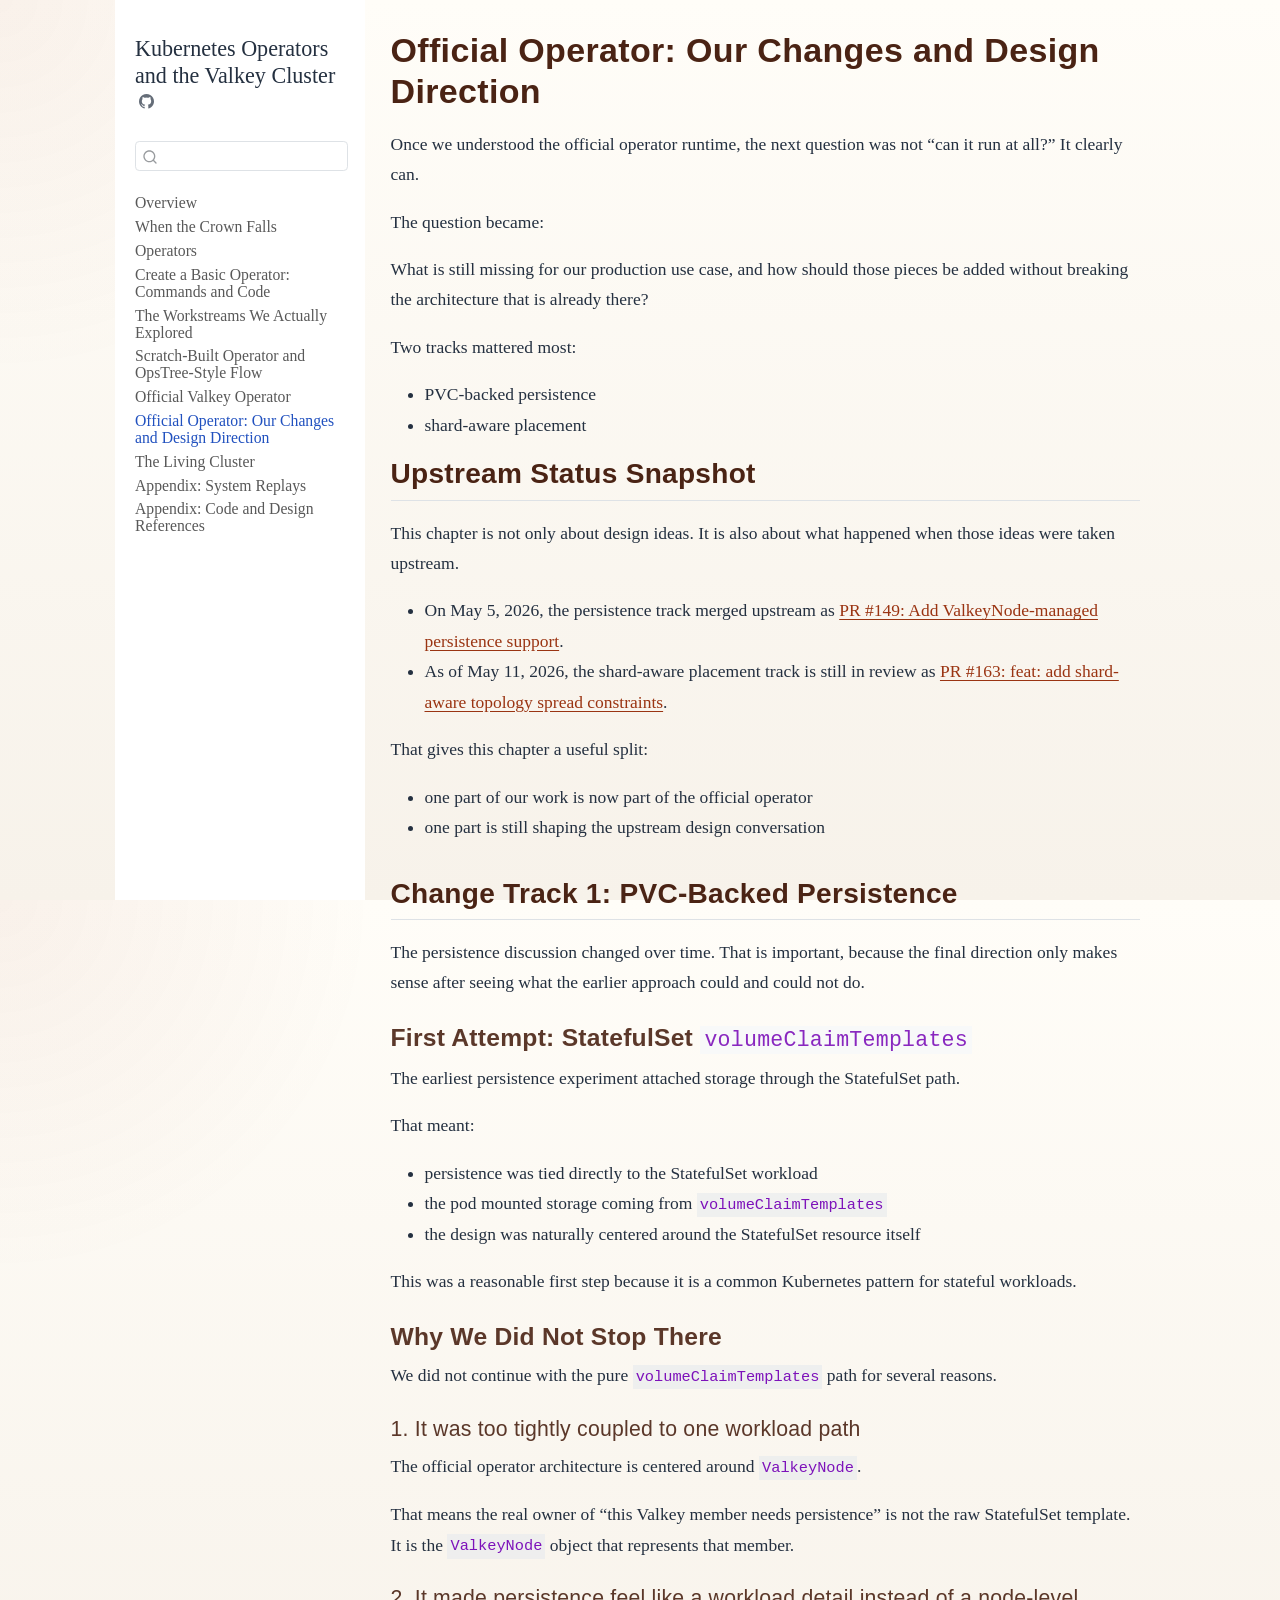
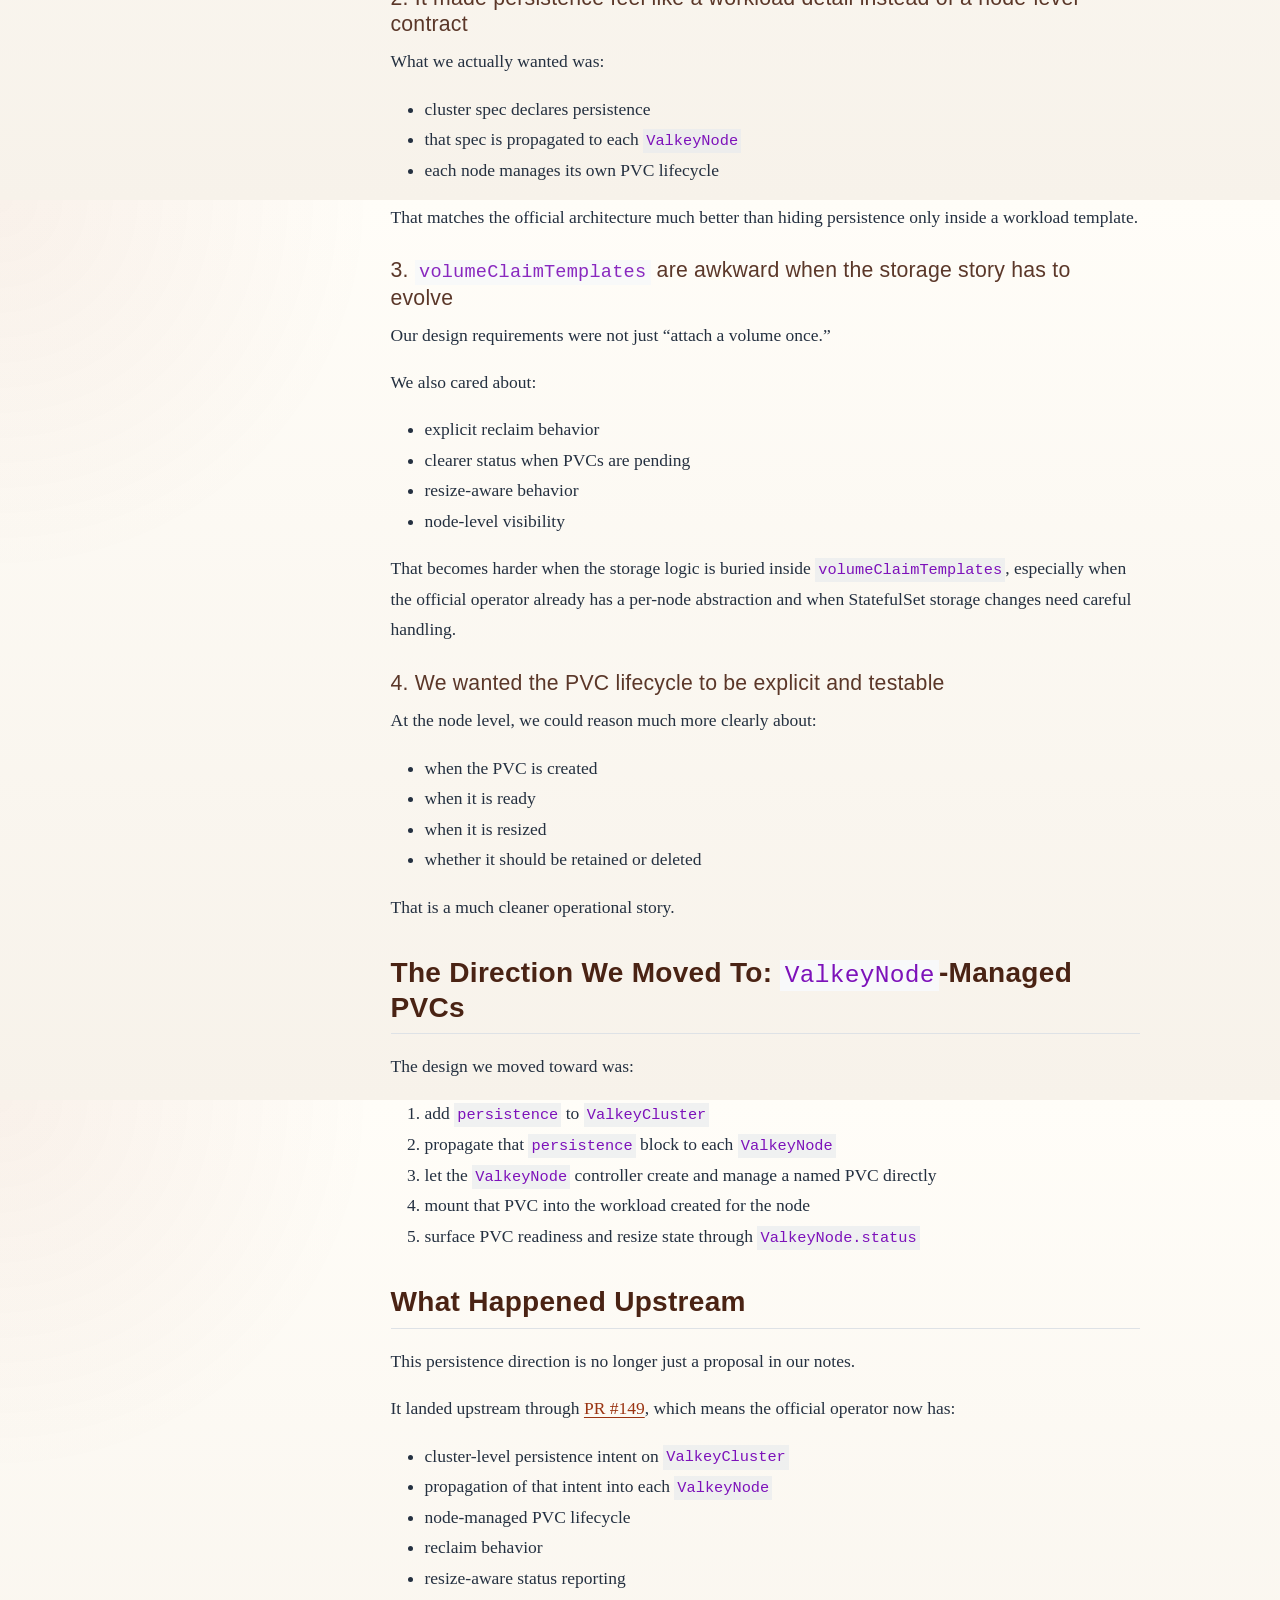
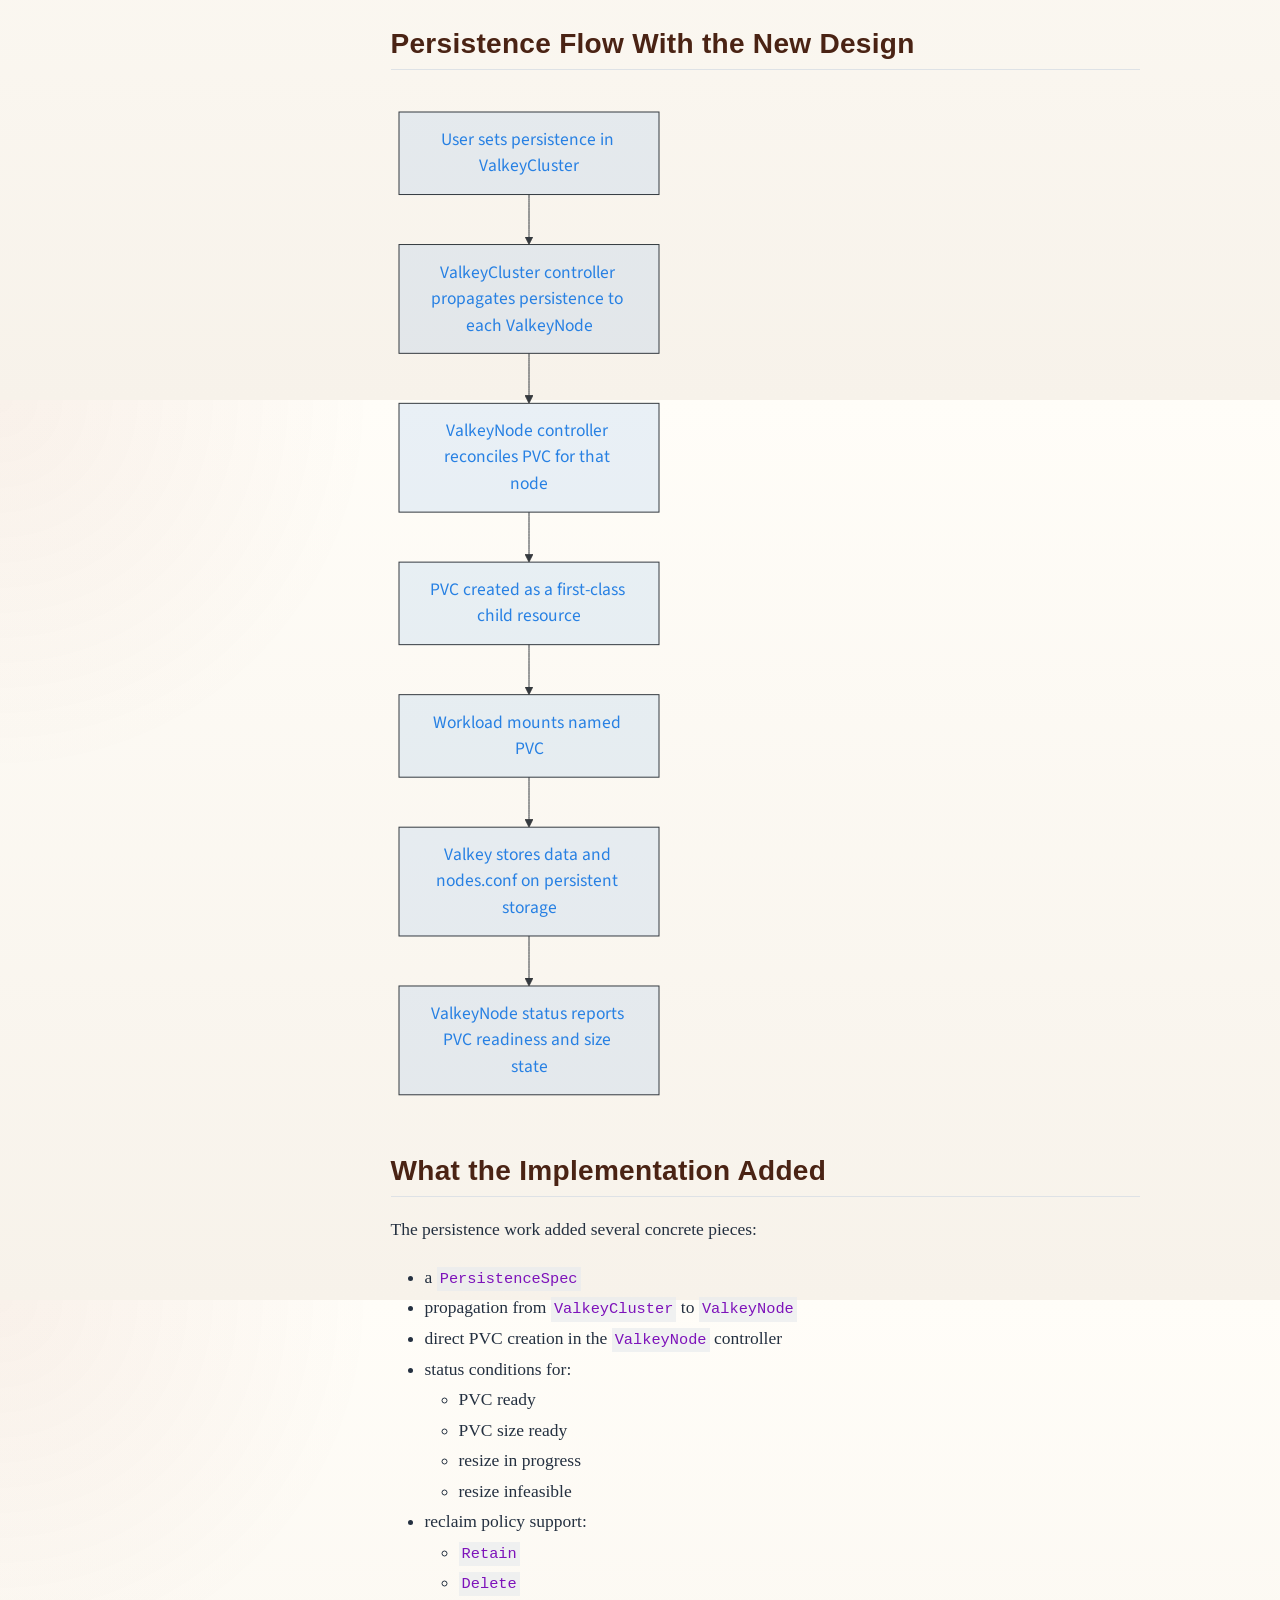
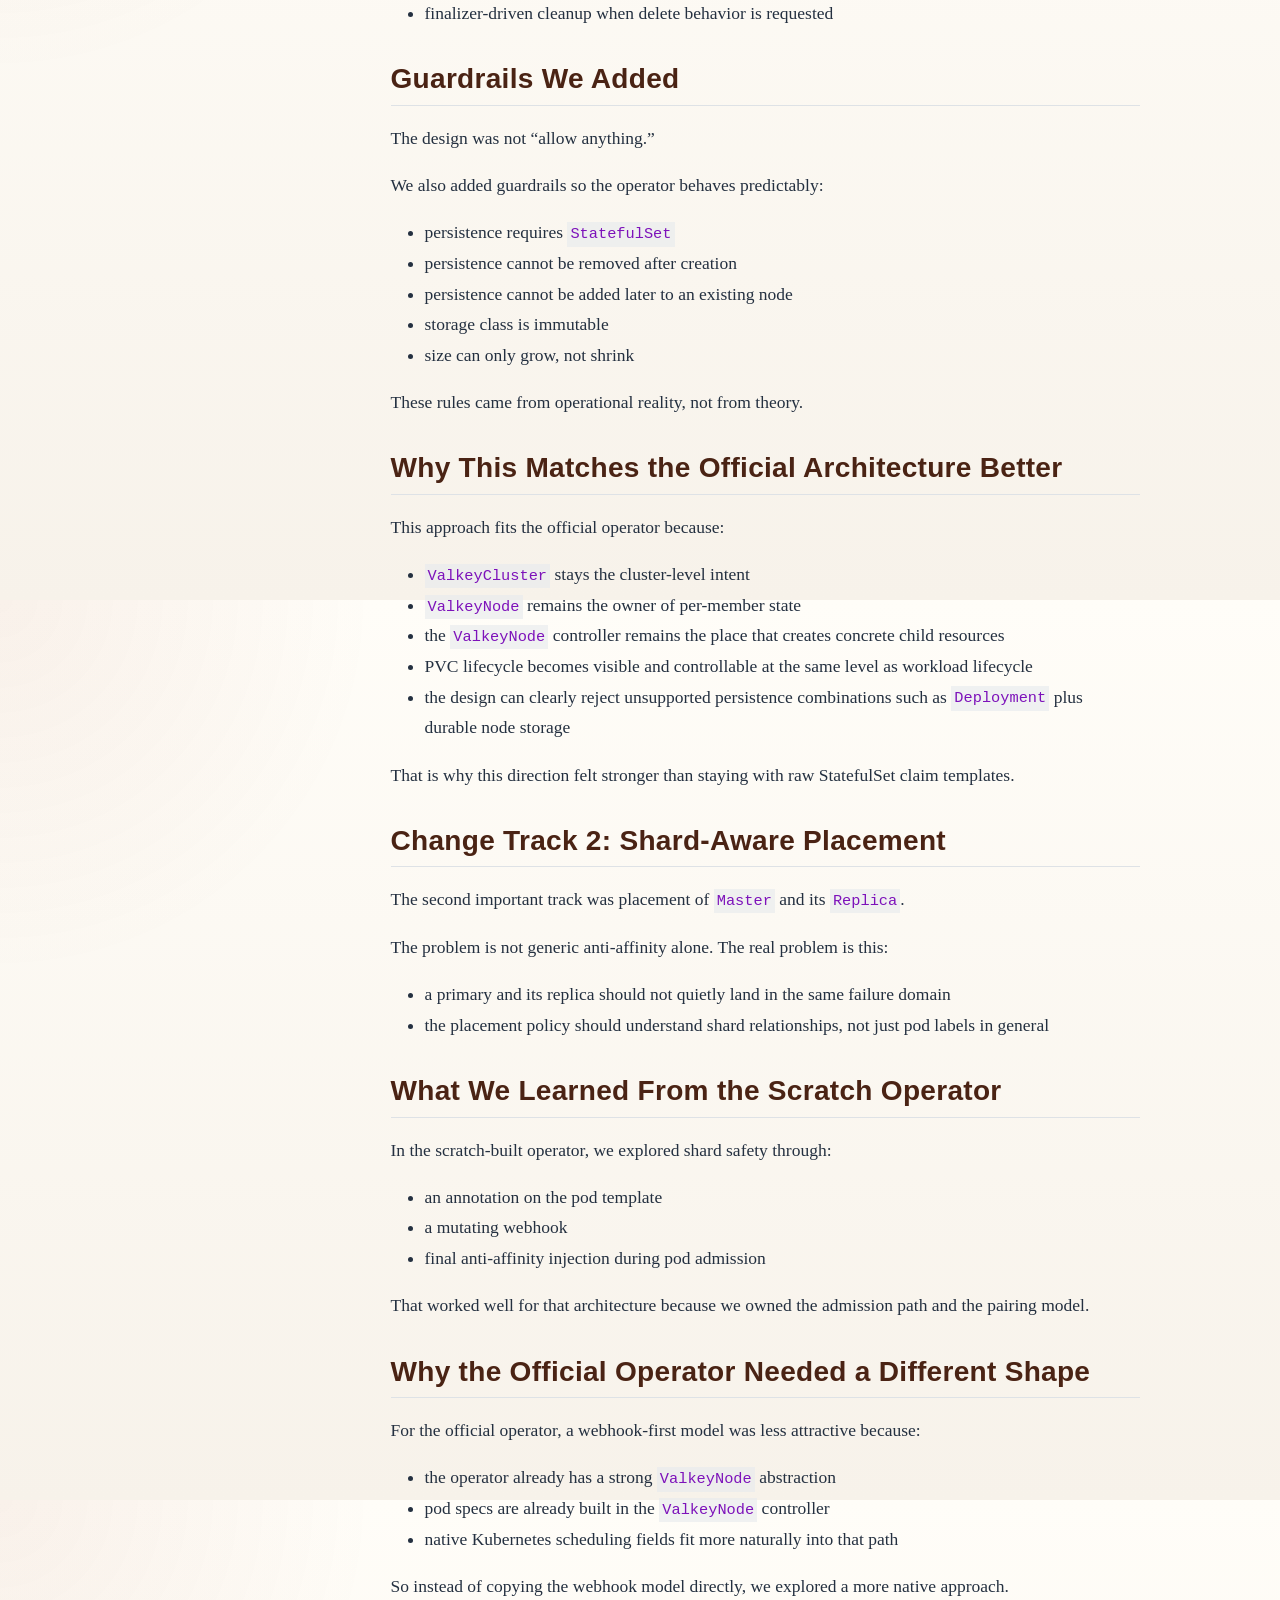
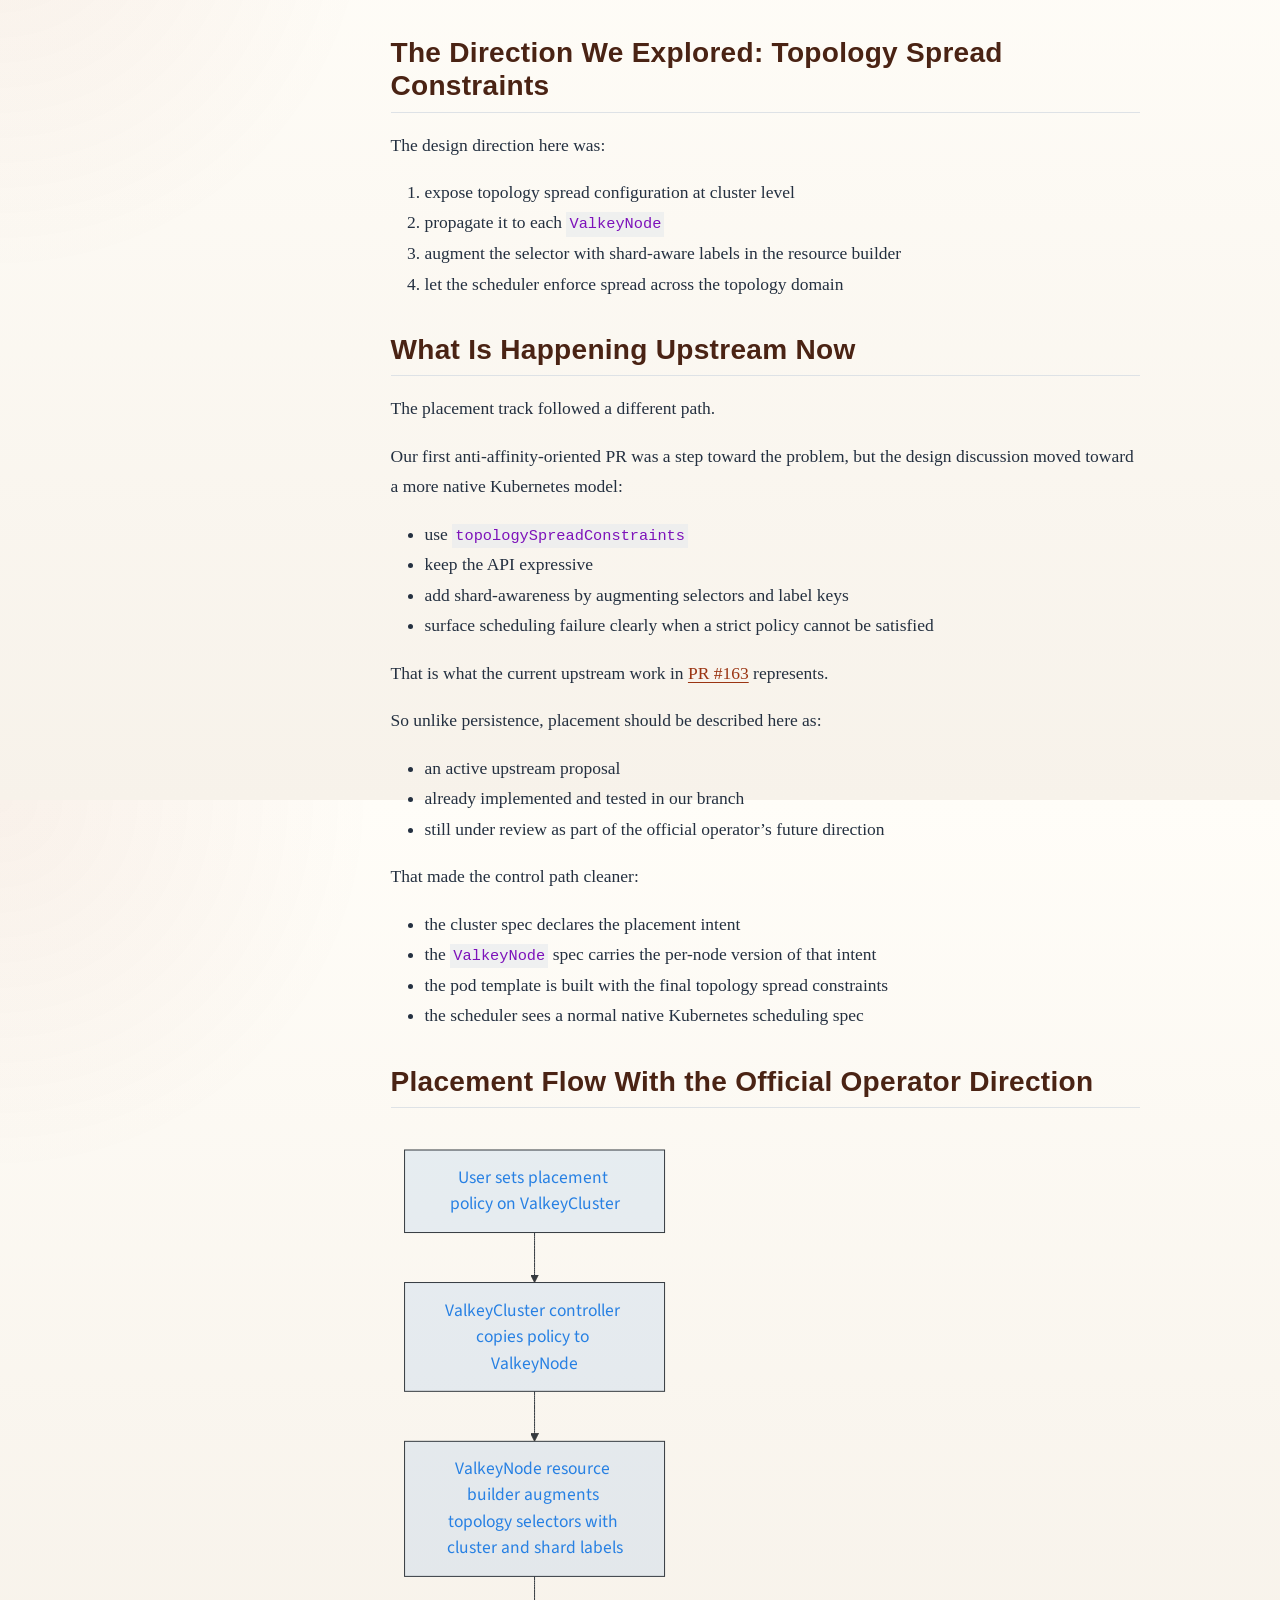
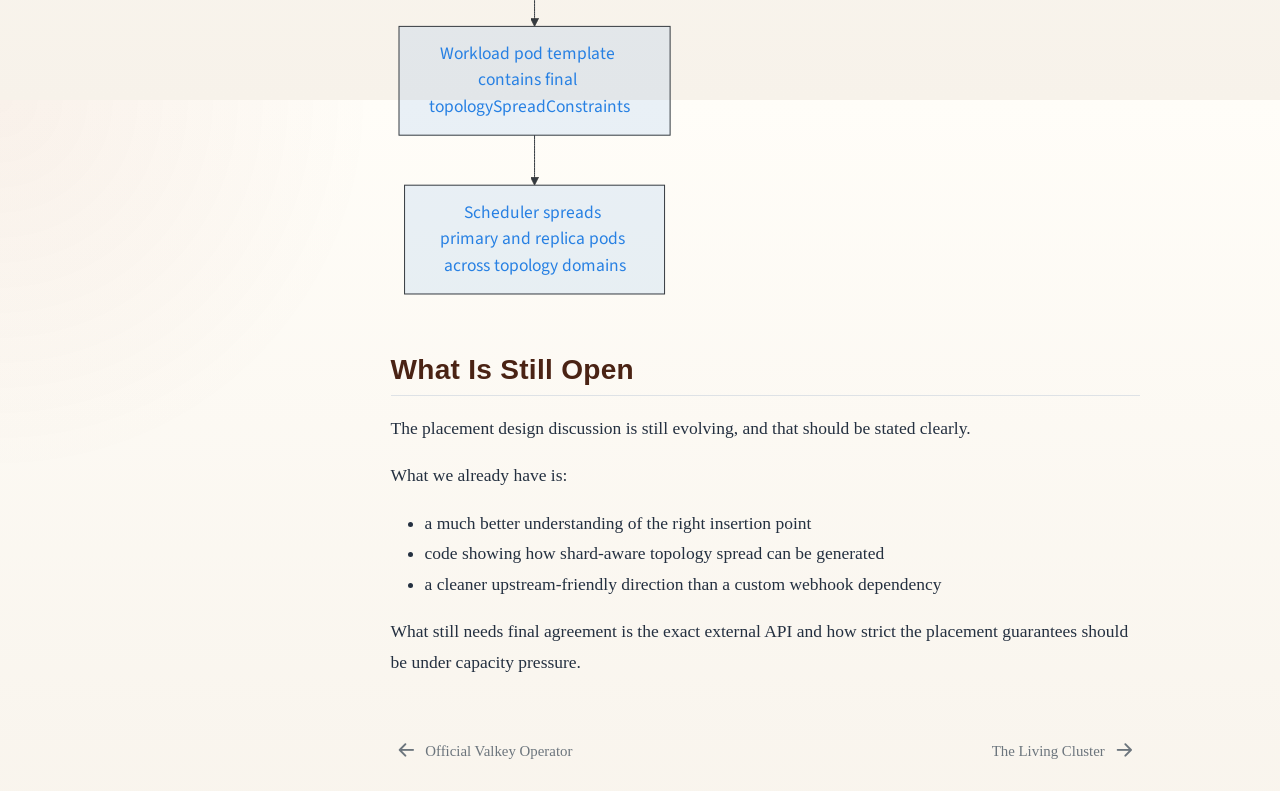
<file: acts/official-operator-our-changes.html>
<!DOCTYPE html>
<html xmlns="http://www.w3.org/1999/xhtml" lang="en" xml:lang="en"><head>

<meta charset="utf-8">
<meta name="generator" content="quarto-1.9.37">

<meta name="viewport" content="width=device-width, initial-scale=1.0, user-scalable=yes">


<title>Official Operator: Our Changes and Design Direction – Kubernetes Operators and the Valkey Cluster</title>
<style>
/* Default styles provided by pandoc.
** See https://pandoc.org/MANUAL.html#variables-for-html for config info.
*/
code{white-space: pre-wrap;}
span.smallcaps{font-variant: small-caps;}
div.columns{display: flex; gap: min(4vw, 1.5em);}
div.column{flex: auto; overflow-x: auto;}
div.hanging-indent{margin-left: 1.5em; text-indent: -1.5em;}
ul.task-list{list-style: none;}
ul.task-list li input[type="checkbox"] {
  width: 0.8em;
  margin: 0 0.8em 0.2em -1em; /* quarto-specific, see https://github.com/quarto-dev/quarto-cli/issues/4556 */ 
  vertical-align: middle;
}
</style>


<script src="../site_libs/quarto-nav/quarto-nav.js"></script>
<script src="../site_libs/quarto-nav/headroom.min.js"></script>
<script src="../site_libs/clipboard/clipboard.min.js"></script>
<script src="../site_libs/quarto-search/autocomplete.umd.js"></script>
<script src="../site_libs/quarto-search/fuse.min.js"></script>
<script src="../site_libs/quarto-search/quarto-search.js"></script>
<meta name="quarto:offset" content="../">
<link href="../acts/03-how-the-cluster-lives.html" rel="next">
<link href="../acts/official-operator-runtime.html" rel="prev">
<script src="../site_libs/quarto-html/quarto.js" type="module"></script>
<script src="../site_libs/quarto-html/tabsets/tabsets.js" type="module"></script>
<script src="../site_libs/quarto-html/popper.min.js"></script>
<script src="../site_libs/quarto-html/tippy.umd.min.js"></script>
<script src="../site_libs/quarto-html/anchor.min.js"></script>
<link href="../site_libs/quarto-html/tippy.css" rel="stylesheet">
<link href="../site_libs/quarto-html/quarto-syntax-highlighting-7f8f88aac4f3542376d5c11b86a4c14d.css" rel="stylesheet" id="quarto-text-highlighting-styles">
<script src="../site_libs/bootstrap/bootstrap.min.js"></script>
<link href="../site_libs/bootstrap/bootstrap-icons.css" rel="stylesheet">
<link href="../site_libs/bootstrap/bootstrap-367522ac618891c39d4b2ae87ea7600e.min.css" rel="stylesheet" append-hash="true" id="quarto-bootstrap" data-mode="light">
<script id="quarto-search-options" type="application/json">{
  "location": "sidebar",
  "copy-button": false,
  "collapse-after": 3,
  "panel-placement": "start",
  "type": "textbox",
  "limit": 50,
  "keyboard-shortcut": [
    "f",
    "/",
    "s"
  ],
  "show-item-context": false,
  "language": {
    "search-no-results-text": "No results",
    "search-matching-documents-text": "matching documents",
    "search-copy-link-title": "Copy link to search",
    "search-hide-matches-text": "Hide additional matches",
    "search-more-match-text": "more match in this document",
    "search-more-matches-text": "more matches in this document",
    "search-clear-button-title": "Clear",
    "search-text-placeholder": "",
    "search-detached-cancel-button-title": "Cancel",
    "search-submit-button-title": "Submit",
    "search-label": "Search"
  }
}</script>
<style>html{ scroll-behavior: smooth; }</style>
<script src="../site_libs/quarto-diagram/mermaid.min.js"></script>
<script src="../site_libs/quarto-diagram/mermaid-init.js"></script>
<link href="../site_libs/quarto-diagram/mermaid.css" rel="stylesheet">


<link rel="stylesheet" href="../styles.css">
</head>

<body class="nav-sidebar floating fullcontent quarto-light">

<div id="quarto-search-results"></div>
  <header id="quarto-header" class="headroom fixed-top">
  <nav class="quarto-secondary-nav">
    <div class="container-fluid d-flex">
      <button type="button" class="quarto-btn-toggle btn" data-bs-toggle="collapse" role="button" data-bs-target=".quarto-sidebar-collapse-item" aria-controls="quarto-sidebar" aria-expanded="false" aria-label="Toggle sidebar navigation" onclick="if (window.quartoToggleHeadroom) { window.quartoToggleHeadroom(); }">
        <i class="bi bi-layout-text-sidebar-reverse"></i>
      </button>
        <nav class="quarto-page-breadcrumbs" aria-label="breadcrumb"><ol class="breadcrumb"><li class="breadcrumb-item"><a href="../acts/official-operator-our-changes.html"><span class="chapter-title">Official Operator: Our Changes and Design Direction</span></a></li></ol></nav>
        <a class="flex-grow-1" role="navigation" data-bs-toggle="collapse" data-bs-target=".quarto-sidebar-collapse-item" aria-controls="quarto-sidebar" aria-expanded="false" aria-label="Toggle sidebar navigation" onclick="if (window.quartoToggleHeadroom) { window.quartoToggleHeadroom(); }">      
        </a>
      <button type="button" class="btn quarto-search-button" aria-label="Search" onclick="window.quartoOpenSearch();">
        <i class="bi bi-search"></i>
      </button>
    </div>
  </nav>
</header>
<!-- content -->
<div id="quarto-content" class="quarto-container page-columns page-rows-contents page-layout-article">
<!-- sidebar -->
  <nav id="quarto-sidebar" class="sidebar collapse collapse-horizontal quarto-sidebar-collapse-item sidebar-navigation floating overflow-auto">
    <div class="pt-lg-2 mt-2 text-left sidebar-header">
    <div class="sidebar-title mb-0 py-0">
      <a href="../">Kubernetes Operators and the Valkey Cluster</a> 
        <div class="sidebar-tools-main">
    <a href="https://github.com/DharmendraChoudhary67/operator-doc" title="Source Code" class="quarto-navigation-tool px-1" aria-label="Source Code"><i class="bi bi-github"></i></a>
</div>
    </div>
      </div>
        <div class="mt-2 flex-shrink-0 align-items-center">
        <div class="sidebar-search">
        <div id="quarto-search" class="" title="Search"></div>
        </div>
        </div>
    <div class="sidebar-menu-container"> 
    <ul class="list-unstyled mt-1">
        <li class="sidebar-item">
  <div class="sidebar-item-container"> 
  <a href="../index.html" class="sidebar-item-text sidebar-link"><span class="chapter-title">Overview</span></a>
  </div>
</li>
        <li class="sidebar-item">
  <div class="sidebar-item-container"> 
  <a href="../acts/01-the-problem.html" class="sidebar-item-text sidebar-link"><span class="chapter-title">When the Crown Falls</span></a>
  </div>
</li>
        <li class="sidebar-item">
  <div class="sidebar-item-container"> 
  <a href="../acts/02-building-an-operator.html" class="sidebar-item-text sidebar-link"><span class="chapter-title">Operators</span></a>
  </div>
</li>
        <li class="sidebar-item">
  <div class="sidebar-item-container"> 
  <a href="../acts/basic-operator-in-practice.html" class="sidebar-item-text sidebar-link"><span class="chapter-title">Create a Basic Operator: Commands and Code</span></a>
  </div>
</li>
        <li class="sidebar-item">
  <div class="sidebar-item-container"> 
  <a href="../acts/04-operator-paths.html" class="sidebar-item-text sidebar-link"><span class="chapter-title">The Workstreams We Actually Explored</span></a>
  </div>
</li>
        <li class="sidebar-item">
  <div class="sidebar-item-container"> 
  <a href="../acts/scratch-and-opstree-flow.html" class="sidebar-item-text sidebar-link"><span class="chapter-title">Scratch-Built Operator and OpsTree-Style Flow</span></a>
  </div>
</li>
        <li class="sidebar-item">
  <div class="sidebar-item-container"> 
  <a href="../acts/official-operator-runtime.html" class="sidebar-item-text sidebar-link"><span class="chapter-title">Official Valkey Operator</span></a>
  </div>
</li>
        <li class="sidebar-item">
  <div class="sidebar-item-container"> 
  <a href="../acts/official-operator-our-changes.html" class="sidebar-item-text sidebar-link active"><span class="chapter-title">Official Operator: Our Changes and Design Direction</span></a>
  </div>
</li>
        <li class="sidebar-item">
  <div class="sidebar-item-container"> 
  <a href="../acts/03-how-the-cluster-lives.html" class="sidebar-item-text sidebar-link"><span class="chapter-title">The Living Cluster</span></a>
  </div>
</li>
        <li class="sidebar-item">
  <div class="sidebar-item-container"> 
  <a href="../appendix/01-system-replays.html" class="sidebar-item-text sidebar-link"><span class="chapter-title">Appendix: System Replays</span></a>
  </div>
</li>
        <li class="sidebar-item">
  <div class="sidebar-item-container"> 
  <a href="../appendix/02-code-and-design-references.html" class="sidebar-item-text sidebar-link"><span class="chapter-title">Appendix: Code and Design References</span></a>
  </div>
</li>
    </ul>
    </div>
</nav>
<div id="quarto-sidebar-glass" class="quarto-sidebar-collapse-item" data-bs-toggle="collapse" data-bs-target=".quarto-sidebar-collapse-item"></div>
<!-- margin-sidebar -->
    
<!-- main -->
<main class="content" id="quarto-document-content">

<header id="title-block-header" class="quarto-title-block default">
<div class="quarto-title">
<h1 class="title"><span class="chapter-title">Official Operator: Our Changes and Design Direction</span></h1>
</div>



<div class="quarto-title-meta">

    
  
    
  </div>
  


</header>


<p>Once we understood the official operator runtime, the next question was not “can it run at all?” It clearly can.</p>
<p>The question became:</p>
<p>What is still missing for our production use case, and how should those pieces be added without breaking the architecture that is already there?</p>
<p>Two tracks mattered most:</p>
<ul>
<li>PVC-backed persistence</li>
<li>shard-aware placement</li>
</ul>
<section id="upstream-status-snapshot" class="level2">
<h2 class="anchored" data-anchor-id="upstream-status-snapshot">Upstream Status Snapshot</h2>
<p>This chapter is not only about design ideas. It is also about what happened when those ideas were taken upstream.</p>
<ul>
<li>On May 5, 2026, the persistence track merged upstream as <a href="https://github.com/valkey-io/valkey-operator/pull/149">PR #149: Add ValkeyNode-managed persistence support</a>.</li>
<li>As of May 11, 2026, the shard-aware placement track is still in review as <a href="https://github.com/valkey-io/valkey-operator/pull/163">PR #163: feat: add shard-aware topology spread constraints</a>.</li>
</ul>
<p>That gives this chapter a useful split:</p>
<ul>
<li>one part of our work is now part of the official operator</li>
<li>one part is still shaping the upstream design conversation</li>
</ul>
</section>
<section id="change-track-1-pvc-backed-persistence" class="level2">
<h2 class="anchored" data-anchor-id="change-track-1-pvc-backed-persistence">Change Track 1: PVC-Backed Persistence</h2>
<p>The persistence discussion changed over time. That is important, because the final direction only makes sense after seeing what the earlier approach could and could not do.</p>
<section id="first-attempt-statefulset-volumeclaimtemplates" class="level3">
<h3 class="anchored" data-anchor-id="first-attempt-statefulset-volumeclaimtemplates">First Attempt: StatefulSet <code>volumeClaimTemplates</code></h3>
<p>The earliest persistence experiment attached storage through the StatefulSet path.</p>
<p>That meant:</p>
<ul>
<li>persistence was tied directly to the StatefulSet workload</li>
<li>the pod mounted storage coming from <code>volumeClaimTemplates</code></li>
<li>the design was naturally centered around the StatefulSet resource itself</li>
</ul>
<p>This was a reasonable first step because it is a common Kubernetes pattern for stateful workloads.</p>
</section>
<section id="why-we-did-not-stop-there" class="level3">
<h3 class="anchored" data-anchor-id="why-we-did-not-stop-there">Why We Did Not Stop There</h3>
<p>We did not continue with the pure <code>volumeClaimTemplates</code> path for several reasons.</p>
<section id="it-was-too-tightly-coupled-to-one-workload-path" class="level4">
<h4 class="anchored" data-anchor-id="it-was-too-tightly-coupled-to-one-workload-path">1. It was too tightly coupled to one workload path</h4>
<p>The official operator architecture is centered around <code>ValkeyNode</code>.</p>
<p>That means the real owner of “this Valkey member needs persistence” is not the raw StatefulSet template. It is the <code>ValkeyNode</code> object that represents that member.</p>
</section>
<section id="it-made-persistence-feel-like-a-workload-detail-instead-of-a-node-level-contract" class="level4">
<h4 class="anchored" data-anchor-id="it-made-persistence-feel-like-a-workload-detail-instead-of-a-node-level-contract">2. It made persistence feel like a workload detail instead of a node-level contract</h4>
<p>What we actually wanted was:</p>
<ul>
<li>cluster spec declares persistence</li>
<li>that spec is propagated to each <code>ValkeyNode</code></li>
<li>each node manages its own PVC lifecycle</li>
</ul>
<p>That matches the official architecture much better than hiding persistence only inside a workload template.</p>
</section>
<section id="volumeclaimtemplates-are-awkward-when-the-storage-story-has-to-evolve" class="level4">
<h4 class="anchored" data-anchor-id="volumeclaimtemplates-are-awkward-when-the-storage-story-has-to-evolve">3. <code>volumeClaimTemplates</code> are awkward when the storage story has to evolve</h4>
<p>Our design requirements were not just “attach a volume once.”</p>
<p>We also cared about:</p>
<ul>
<li>explicit reclaim behavior</li>
<li>clearer status when PVCs are pending</li>
<li>resize-aware behavior</li>
<li>node-level visibility</li>
</ul>
<p>That becomes harder when the storage logic is buried inside <code>volumeClaimTemplates</code>, especially when the official operator already has a per-node abstraction and when StatefulSet storage changes need careful handling.</p>
</section>
<section id="we-wanted-the-pvc-lifecycle-to-be-explicit-and-testable" class="level4">
<h4 class="anchored" data-anchor-id="we-wanted-the-pvc-lifecycle-to-be-explicit-and-testable">4. We wanted the PVC lifecycle to be explicit and testable</h4>
<p>At the node level, we could reason much more clearly about:</p>
<ul>
<li>when the PVC is created</li>
<li>when it is ready</li>
<li>when it is resized</li>
<li>whether it should be retained or deleted</li>
</ul>
<p>That is a much cleaner operational story.</p>
</section>
</section>
</section>
<section id="the-direction-we-moved-to-valkeynode-managed-pvcs" class="level2">
<h2 class="anchored" data-anchor-id="the-direction-we-moved-to-valkeynode-managed-pvcs">The Direction We Moved To: <code>ValkeyNode</code>-Managed PVCs</h2>
<p>The design we moved toward was:</p>
<ol type="1">
<li>add <code>persistence</code> to <code>ValkeyCluster</code></li>
<li>propagate that <code>persistence</code> block to each <code>ValkeyNode</code></li>
<li>let the <code>ValkeyNode</code> controller create and manage a named PVC directly</li>
<li>mount that PVC into the workload created for the node</li>
<li>surface PVC readiness and resize state through <code>ValkeyNode.status</code></li>
</ol>
</section>
<section id="what-happened-upstream" class="level2">
<h2 class="anchored" data-anchor-id="what-happened-upstream">What Happened Upstream</h2>
<p>This persistence direction is no longer just a proposal in our notes.</p>
<p>It landed upstream through <a href="https://github.com/valkey-io/valkey-operator/pull/149">PR #149</a>, which means the official operator now has:</p>
<ul>
<li>cluster-level persistence intent on <code>ValkeyCluster</code></li>
<li>propagation of that intent into each <code>ValkeyNode</code></li>
<li>node-managed PVC lifecycle</li>
<li>reclaim behavior</li>
<li>resize-aware status reporting</li>
</ul>
</section>
<section id="persistence-flow-with-the-new-design" class="level2">
<h2 class="anchored" data-anchor-id="persistence-flow-with-the-new-design">Persistence Flow With the New Design</h2>
<div class="cell" data-layout-align="default">
<div class="cell-output-display">
<div>
<p></p><figure class="figure"><p></p>
<div>
<pre class="mermaid mermaid-js">flowchart TD
  A["User sets persistence in ValkeyCluster"] --&gt; B["ValkeyCluster controller propagates persistence to each ValkeyNode"]
  B --&gt; C["ValkeyNode controller reconciles PVC for that node"]
  C --&gt; D["PVC created as a first-class child resource"]
  D --&gt; E["Workload mounts named PVC"]
  E --&gt; F["Valkey stores data and nodes.conf on persistent storage"]
  F --&gt; G["ValkeyNode status reports PVC readiness and size state"]
</pre>
</div>
<p></p></figure><p></p>
</div>
</div>
</div>
</section>
<section id="what-the-implementation-added" class="level2">
<h2 class="anchored" data-anchor-id="what-the-implementation-added">What the Implementation Added</h2>
<p>The persistence work added several concrete pieces:</p>
<ul>
<li>a <code>PersistenceSpec</code></li>
<li>propagation from <code>ValkeyCluster</code> to <code>ValkeyNode</code></li>
<li>direct PVC creation in the <code>ValkeyNode</code> controller</li>
<li>status conditions for:
<ul>
<li>PVC ready</li>
<li>PVC size ready</li>
<li>resize in progress</li>
<li>resize infeasible</li>
</ul></li>
<li>reclaim policy support:
<ul>
<li><code>Retain</code></li>
<li><code>Delete</code></li>
</ul></li>
<li>finalizer-driven cleanup when delete behavior is requested</li>
</ul>
</section>
<section id="guardrails-we-added" class="level2">
<h2 class="anchored" data-anchor-id="guardrails-we-added">Guardrails We Added</h2>
<p>The design was not “allow anything.”</p>
<p>We also added guardrails so the operator behaves predictably:</p>
<ul>
<li>persistence requires <code>StatefulSet</code></li>
<li>persistence cannot be removed after creation</li>
<li>persistence cannot be added later to an existing node</li>
<li>storage class is immutable</li>
<li>size can only grow, not shrink</li>
</ul>
<p>These rules came from operational reality, not from theory.</p>
</section>
<section id="why-this-matches-the-official-architecture-better" class="level2">
<h2 class="anchored" data-anchor-id="why-this-matches-the-official-architecture-better">Why This Matches the Official Architecture Better</h2>
<p>This approach fits the official operator because:</p>
<ul>
<li><code>ValkeyCluster</code> stays the cluster-level intent</li>
<li><code>ValkeyNode</code> remains the owner of per-member state</li>
<li>the <code>ValkeyNode</code> controller remains the place that creates concrete child resources</li>
<li>PVC lifecycle becomes visible and controllable at the same level as workload lifecycle</li>
<li>the design can clearly reject unsupported persistence combinations such as <code>Deployment</code> plus durable node storage</li>
</ul>
<p>That is why this direction felt stronger than staying with raw StatefulSet claim templates.</p>
</section>
<section id="change-track-2-shard-aware-placement" class="level2">
<h2 class="anchored" data-anchor-id="change-track-2-shard-aware-placement">Change Track 2: Shard-Aware Placement</h2>
<p>The second important track was placement of <code>Master</code> and its <code>Replica</code>.</p>
<p>The problem is not generic anti-affinity alone. The real problem is this:</p>
<ul>
<li>a primary and its replica should not quietly land in the same failure domain</li>
<li>the placement policy should understand shard relationships, not just pod labels in general</li>
</ul>
</section>
<section id="what-we-learned-from-the-scratch-operator" class="level2">
<h2 class="anchored" data-anchor-id="what-we-learned-from-the-scratch-operator">What We Learned From the Scratch Operator</h2>
<p>In the scratch-built operator, we explored shard safety through:</p>
<ul>
<li>an annotation on the pod template</li>
<li>a mutating webhook</li>
<li>final anti-affinity injection during pod admission</li>
</ul>
<p>That worked well for that architecture because we owned the admission path and the pairing model.</p>
</section>
<section id="why-the-official-operator-needed-a-different-shape" class="level2">
<h2 class="anchored" data-anchor-id="why-the-official-operator-needed-a-different-shape">Why the Official Operator Needed a Different Shape</h2>
<p>For the official operator, a webhook-first model was less attractive because:</p>
<ul>
<li>the operator already has a strong <code>ValkeyNode</code> abstraction</li>
<li>pod specs are already built in the <code>ValkeyNode</code> controller</li>
<li>native Kubernetes scheduling fields fit more naturally into that path</li>
</ul>
<p>So instead of copying the webhook model directly, we explored a more native approach.</p>
</section>
<section id="the-direction-we-explored-topology-spread-constraints" class="level2">
<h2 class="anchored" data-anchor-id="the-direction-we-explored-topology-spread-constraints">The Direction We Explored: Topology Spread Constraints</h2>
<p>The design direction here was:</p>
<ol type="1">
<li>expose topology spread configuration at cluster level</li>
<li>propagate it to each <code>ValkeyNode</code></li>
<li>augment the selector with shard-aware labels in the resource builder</li>
<li>let the scheduler enforce spread across the topology domain</li>
</ol>
</section>
<section id="what-is-happening-upstream-now" class="level2">
<h2 class="anchored" data-anchor-id="what-is-happening-upstream-now">What Is Happening Upstream Now</h2>
<p>The placement track followed a different path.</p>
<p>Our first anti-affinity-oriented PR was a step toward the problem, but the design discussion moved toward a more native Kubernetes model:</p>
<ul>
<li>use <code>topologySpreadConstraints</code></li>
<li>keep the API expressive</li>
<li>add shard-awareness by augmenting selectors and label keys</li>
<li>surface scheduling failure clearly when a strict policy cannot be satisfied</li>
</ul>
<p>That is what the current upstream work in <a href="https://github.com/valkey-io/valkey-operator/pull/163">PR #163</a> represents.</p>
<p>So unlike persistence, placement should be described here as:</p>
<ul>
<li>an active upstream proposal</li>
<li>already implemented and tested in our branch</li>
<li>still under review as part of the official operator’s future direction</li>
</ul>
<p>That made the control path cleaner:</p>
<ul>
<li>the cluster spec declares the placement intent</li>
<li>the <code>ValkeyNode</code> spec carries the per-node version of that intent</li>
<li>the pod template is built with the final topology spread constraints</li>
<li>the scheduler sees a normal native Kubernetes scheduling spec</li>
</ul>
</section>
<section id="placement-flow-with-the-official-operator-direction" class="level2">
<h2 class="anchored" data-anchor-id="placement-flow-with-the-official-operator-direction">Placement Flow With the Official Operator Direction</h2>
<div class="cell" data-layout-align="default">
<div class="cell-output-display">
<div>
<p></p><figure class="figure"><p></p>
<div>
<pre class="mermaid mermaid-js">flowchart TD
  A["User sets placement policy on ValkeyCluster"] --&gt; B["ValkeyCluster controller copies policy to ValkeyNode"]
  B --&gt; C["ValkeyNode resource builder augments topology selectors with cluster and shard labels"]
  C --&gt; D["Workload pod template contains final topologySpreadConstraints"]
  D --&gt; E["Scheduler spreads primary and replica pods across topology domains"]
</pre>
</div>
<p></p></figure><p></p>
</div>
</div>
</div>
</section>
<section id="what-is-still-open" class="level2">
<h2 class="anchored" data-anchor-id="what-is-still-open">What Is Still Open</h2>
<p>The placement design discussion is still evolving, and that should be stated clearly.</p>
<p>What we already have is:</p>
<ul>
<li>a much better understanding of the right insertion point</li>
<li>code showing how shard-aware topology spread can be generated</li>
<li>a cleaner upstream-friendly direction than a custom webhook dependency</li>
</ul>
<p>What still needs final agreement is the exact external API and how strict the placement guarantees should be under capacity pressure.</p>


</section>

</main> <!-- /main -->
<script>
document.addEventListener("keydown", function (event) {
  const target = event.target;
  const isTypingContext =
    target &&
    (target.tagName === "INPUT" ||
      target.tagName === "TEXTAREA" ||
      target.tagName === "SELECT" ||
      target.isContentEditable);

  if (isTypingContext || event.metaKey || event.ctrlKey || event.altKey) {
    return;
  }

  const prev = document.querySelector('link[rel="prev"]');
  const next = document.querySelector('link[rel="next"]');

  if (event.key === "ArrowLeft" && prev) {
    window.location.href = prev.href;
  }

  if (event.key === "ArrowRight" && next) {
    window.location.href = next.href;
  }
});
</script>
<script id="quarto-html-after-body" type="application/javascript">
  window.document.addEventListener("DOMContentLoaded", function (event) {
    const icon = "";
    const anchorJS = new window.AnchorJS();
    anchorJS.options = {
      placement: 'right',
      icon: icon
    };
    anchorJS.add('.anchored');
    const isCodeAnnotation = (el) => {
      for (const clz of el.classList) {
        if (clz.startsWith('code-annotation-')) {                     
          return true;
        }
      }
      return false;
    }
    const onCopySuccess = function(e) {
      // button target
      const button = e.trigger;
      // don't keep focus
      button.blur();
      // flash "checked"
      button.classList.add('code-copy-button-checked');
      var currentTitle = button.getAttribute("title");
      button.setAttribute("title", "Copied!");
      let tooltip;
      if (window.bootstrap) {
        button.setAttribute("data-bs-toggle", "tooltip");
        button.setAttribute("data-bs-placement", "left");
        button.setAttribute("data-bs-title", "Copied!");
        tooltip = new bootstrap.Tooltip(button, 
          { trigger: "manual", 
            customClass: "code-copy-button-tooltip",
            offset: [0, -8]});
        tooltip.show();    
      }
      setTimeout(function() {
        if (tooltip) {
          tooltip.hide();
          button.removeAttribute("data-bs-title");
          button.removeAttribute("data-bs-toggle");
          button.removeAttribute("data-bs-placement");
        }
        button.setAttribute("title", currentTitle);
        button.classList.remove('code-copy-button-checked');
      }, 1000);
      // clear code selection
      e.clearSelection();
    }
    const getTextToCopy = function(trigger) {
      const outerScaffold = trigger.parentElement.cloneNode(true);
      const codeEl = outerScaffold.querySelector('code');
      for (const childEl of codeEl.children) {
        if (isCodeAnnotation(childEl)) {
          childEl.remove();
        }
      }
      return codeEl.innerText;
    }
    const clipboard = new window.ClipboardJS('.code-copy-button:not([data-in-quarto-modal])', {
      text: getTextToCopy
    });
    clipboard.on('success', onCopySuccess);
    if (window.document.getElementById('quarto-embedded-source-code-modal')) {
      const clipboardModal = new window.ClipboardJS('.code-copy-button[data-in-quarto-modal]', {
        text: getTextToCopy,
        container: window.document.getElementById('quarto-embedded-source-code-modal')
      });
      clipboardModal.on('success', onCopySuccess);
    }
      var localhostRegex = new RegExp(/^(?:http|https):\/\/localhost\:?[0-9]*\//);
      var mailtoRegex = new RegExp(/^mailto:/);
        var filterRegex = new RegExp('/' + window.location.host + '/');
      var isInternal = (href) => {
          return filterRegex.test(href) || localhostRegex.test(href) || mailtoRegex.test(href);
      }
      // Inspect non-navigation links and adorn them if external
     var links = window.document.querySelectorAll('a[href]:not(.nav-link):not(.navbar-brand):not(.toc-action):not(.sidebar-link):not(.sidebar-item-toggle):not(.pagination-link):not(.no-external):not([aria-hidden]):not(.dropdown-item):not(.quarto-navigation-tool):not(.about-link)');
      for (var i=0; i<links.length; i++) {
        const link = links[i];
        if (!isInternal(link.href)) {
          // undo the damage that might have been done by quarto-nav.js in the case of
          // links that we want to consider external
          if (link.dataset.originalHref !== undefined) {
            link.href = link.dataset.originalHref;
          }
        }
      }
    function tippyHover(el, contentFn, onTriggerFn, onUntriggerFn) {
      const config = {
        allowHTML: true,
        maxWidth: 500,
        delay: 100,
        arrow: false,
        appendTo: function(el) {
            return el.parentElement;
        },
        interactive: true,
        interactiveBorder: 10,
        theme: 'quarto',
        placement: 'bottom-start',
      };
      if (contentFn) {
        config.content = contentFn;
      }
      if (onTriggerFn) {
        config.onTrigger = onTriggerFn;
      }
      if (onUntriggerFn) {
        config.onUntrigger = onUntriggerFn;
      }
      window.tippy(el, config); 
    }
    const noterefs = window.document.querySelectorAll('a[role="doc-noteref"]');
    for (var i=0; i<noterefs.length; i++) {
      const ref = noterefs[i];
      tippyHover(ref, function() {
        // use id or data attribute instead here
        let href = ref.getAttribute('data-footnote-href') || ref.getAttribute('href');
        try { href = new URL(href).hash; } catch {}
        const id = href.replace(/^#\/?/, "");
        const note = window.document.getElementById(id);
        if (note) {
          return note.innerHTML;
        } else {
          return "";
        }
      });
    }
    const xrefs = window.document.querySelectorAll('a.quarto-xref');
    const processXRef = (id, note) => {
      // Strip column container classes
      const stripColumnClz = (el) => {
        el.classList.remove("page-full", "page-columns");
        if (el.children) {
          for (const child of el.children) {
            stripColumnClz(child);
          }
        }
      }
      stripColumnClz(note)
      if (id === null || id.startsWith('sec-')) {
        // Special case sections, only their first couple elements
        const container = document.createElement("div");
        if (note.children && note.children.length > 2) {
          container.appendChild(note.children[0].cloneNode(true));
          for (let i = 1; i < note.children.length; i++) {
            const child = note.children[i];
            if (child.tagName === "P" && child.innerText === "") {
              continue;
            } else {
              container.appendChild(child.cloneNode(true));
              break;
            }
          }
          if (window.Quarto?.typesetMath) {
            window.Quarto.typesetMath(container);
          }
          return container.innerHTML
        } else {
          if (window.Quarto?.typesetMath) {
            window.Quarto.typesetMath(note);
          }
          return note.innerHTML;
        }
      } else {
        // Remove any anchor links if they are present
        const anchorLink = note.querySelector('a.anchorjs-link');
        if (anchorLink) {
          anchorLink.remove();
        }
        if (window.Quarto?.typesetMath) {
          window.Quarto.typesetMath(note);
        }
        if (note.classList.contains("callout")) {
          return note.outerHTML;
        } else {
          return note.innerHTML;
        }
      }
    }
    for (var i=0; i<xrefs.length; i++) {
      const xref = xrefs[i];
      tippyHover(xref, undefined, function(instance) {
        instance.disable();
        let url = xref.getAttribute('href');
        let hash = undefined; 
        if (url.startsWith('#')) {
          hash = url;
        } else {
          try { hash = new URL(url).hash; } catch {}
        }
        if (hash) {
          const id = hash.replace(/^#\/?/, "");
          const note = window.document.getElementById(id);
          if (note !== null) {
            try {
              const html = processXRef(id, note.cloneNode(true));
              instance.setContent(html);
            } finally {
              instance.enable();
              instance.show();
            }
          } else {
            // See if we can fetch this
            fetch(url.split('#')[0])
            .then(res => res.text())
            .then(html => {
              const parser = new DOMParser();
              const htmlDoc = parser.parseFromString(html, "text/html");
              const note = htmlDoc.getElementById(id);
              if (note !== null) {
                const html = processXRef(id, note);
                instance.setContent(html);
              } 
            }).finally(() => {
              instance.enable();
              instance.show();
            });
          }
        } else {
          // See if we can fetch a full url (with no hash to target)
          // This is a special case and we should probably do some content thinning / targeting
          fetch(url)
          .then(res => res.text())
          .then(html => {
            const parser = new DOMParser();
            const htmlDoc = parser.parseFromString(html, "text/html");
            const note = htmlDoc.querySelector('main.content');
            if (note !== null) {
              // This should only happen for chapter cross references
              // (since there is no id in the URL)
              // remove the first header
              if (note.children.length > 0 && note.children[0].tagName === "HEADER") {
                note.children[0].remove();
              }
              const html = processXRef(null, note);
              instance.setContent(html);
            } 
          }).finally(() => {
            instance.enable();
            instance.show();
          });
        }
      }, function(instance) {
      });
    }
        let selectedAnnoteEl;
        const selectorForAnnotation = ( cell, annotation) => {
          let cellAttr = 'data-code-cell="' + cell + '"';
          let lineAttr = 'data-code-annotation="' +  annotation + '"';
          const selector = 'span[' + cellAttr + '][' + lineAttr + ']';
          return selector;
        }
        const selectCodeLines = (annoteEl) => {
          const doc = window.document;
          const targetCell = annoteEl.getAttribute("data-target-cell");
          const targetAnnotation = annoteEl.getAttribute("data-target-annotation");
          const annoteSpan = window.document.querySelector(selectorForAnnotation(targetCell, targetAnnotation));
          const lines = annoteSpan.getAttribute("data-code-lines").split(",");
          const lineIds = lines.map((line) => {
            return targetCell + "-" + line;
          })
          let top = null;
          let height = null;
          let parent = null;
          if (lineIds.length > 0) {
              //compute the position of the single el (top and bottom and make a div)
              const el = window.document.getElementById(lineIds[0]);
              top = el.offsetTop;
              height = el.offsetHeight;
              parent = el.parentElement.parentElement;
            if (lineIds.length > 1) {
              const lastEl = window.document.getElementById(lineIds[lineIds.length - 1]);
              const bottom = lastEl.offsetTop + lastEl.offsetHeight;
              height = bottom - top;
            }
            if (top !== null && height !== null && parent !== null) {
              // cook up a div (if necessary) and position it 
              let div = window.document.getElementById("code-annotation-line-highlight");
              if (div === null) {
                div = window.document.createElement("div");
                div.setAttribute("id", "code-annotation-line-highlight");
                div.style.position = 'absolute';
                parent.appendChild(div);
              }
              div.style.top = top - 2 + "px";
              div.style.height = height + 4 + "px";
              div.style.left = 0;
              let gutterDiv = window.document.getElementById("code-annotation-line-highlight-gutter");
              if (gutterDiv === null) {
                gutterDiv = window.document.createElement("div");
                gutterDiv.setAttribute("id", "code-annotation-line-highlight-gutter");
                gutterDiv.style.position = 'absolute';
                const codeCell = window.document.getElementById(targetCell);
                const gutter = codeCell.querySelector('.code-annotation-gutter');
                gutter.appendChild(gutterDiv);
              }
              gutterDiv.style.top = top - 2 + "px";
              gutterDiv.style.height = height + 4 + "px";
            }
            selectedAnnoteEl = annoteEl;
          }
        };
        const unselectCodeLines = () => {
          const elementsIds = ["code-annotation-line-highlight", "code-annotation-line-highlight-gutter"];
          elementsIds.forEach((elId) => {
            const div = window.document.getElementById(elId);
            if (div) {
              div.remove();
            }
          });
          selectedAnnoteEl = undefined;
        };
          // Handle positioning of the toggle
      window.addEventListener(
        "resize",
        throttle(() => {
          elRect = undefined;
          if (selectedAnnoteEl) {
            selectCodeLines(selectedAnnoteEl);
          }
        }, 10)
      );
      function throttle(fn, ms) {
      let throttle = false;
      let timer;
        return (...args) => {
          if(!throttle) { // first call gets through
              fn.apply(this, args);
              throttle = true;
          } else { // all the others get throttled
              if(timer) clearTimeout(timer); // cancel #2
              timer = setTimeout(() => {
                fn.apply(this, args);
                timer = throttle = false;
              }, ms);
          }
        };
      }
        // Attach click handler to the DT
        const annoteDls = window.document.querySelectorAll('dt[data-target-cell]');
        for (const annoteDlNode of annoteDls) {
          annoteDlNode.addEventListener('click', (event) => {
            const clickedEl = event.target;
            if (clickedEl !== selectedAnnoteEl) {
              unselectCodeLines();
              const activeEl = window.document.querySelector('dt[data-target-cell].code-annotation-active');
              if (activeEl) {
                activeEl.classList.remove('code-annotation-active');
              }
              selectCodeLines(clickedEl);
              clickedEl.classList.add('code-annotation-active');
            } else {
              // Unselect the line
              unselectCodeLines();
              clickedEl.classList.remove('code-annotation-active');
            }
          });
        }
    const findCites = (el) => {
      const parentEl = el.parentElement;
      if (parentEl) {
        const cites = parentEl.dataset.cites;
        if (cites) {
          return {
            el,
            cites: cites.split(' ')
          };
        } else {
          return findCites(el.parentElement)
        }
      } else {
        return undefined;
      }
    };
    var bibliorefs = window.document.querySelectorAll('a[role="doc-biblioref"]');
    for (var i=0; i<bibliorefs.length; i++) {
      const ref = bibliorefs[i];
      const citeInfo = findCites(ref);
      if (citeInfo) {
        tippyHover(citeInfo.el, function() {
          var popup = window.document.createElement('div');
          citeInfo.cites.forEach(function(cite) {
            var citeDiv = window.document.createElement('div');
            citeDiv.classList.add('hanging-indent');
            citeDiv.classList.add('csl-entry');
            var biblioDiv = window.document.getElementById('ref-' + cite);
            if (biblioDiv) {
              citeDiv.innerHTML = biblioDiv.innerHTML;
            }
            popup.appendChild(citeDiv);
          });
          return popup.innerHTML;
        });
      }
    }
  });
  </script>
<nav class="page-navigation">
  <div class="nav-page nav-page-previous">
      <a href="../acts/official-operator-runtime.html" class="pagination-link" aria-label="Official Valkey Operator">
        <i class="bi bi-arrow-left-short"></i> <span class="nav-page-text"><span class="chapter-title">Official Valkey Operator</span></span>
      </a>          
  </div>
  <div class="nav-page nav-page-next">
      <a href="../acts/03-how-the-cluster-lives.html" class="pagination-link" aria-label="The Living Cluster">
        <span class="nav-page-text"><span class="chapter-title">The Living Cluster</span></span> <i class="bi bi-arrow-right-short"></i>
      </a>
  </div>
</nav>
</div> <!-- /content -->




<script src="../site_libs/quarto-html/zenscroll-min.js"></script>
</body></html>
</file>
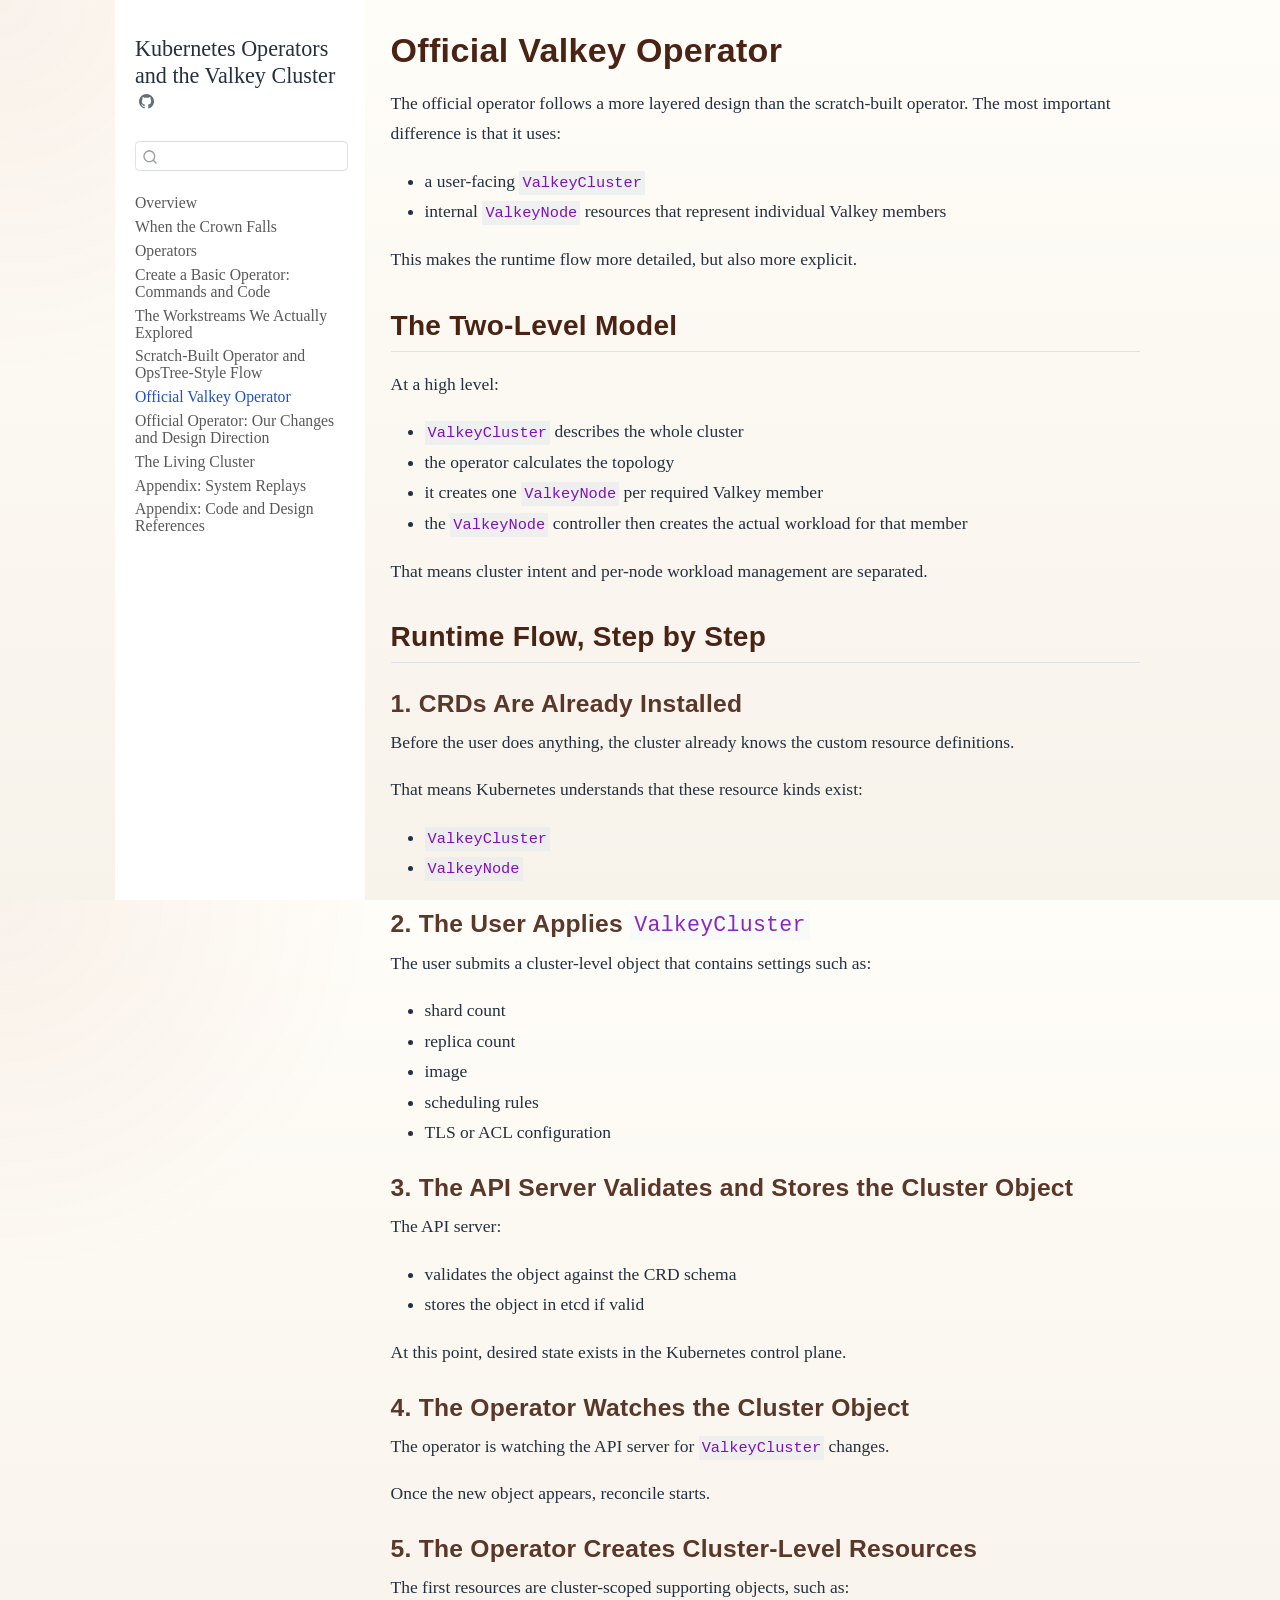
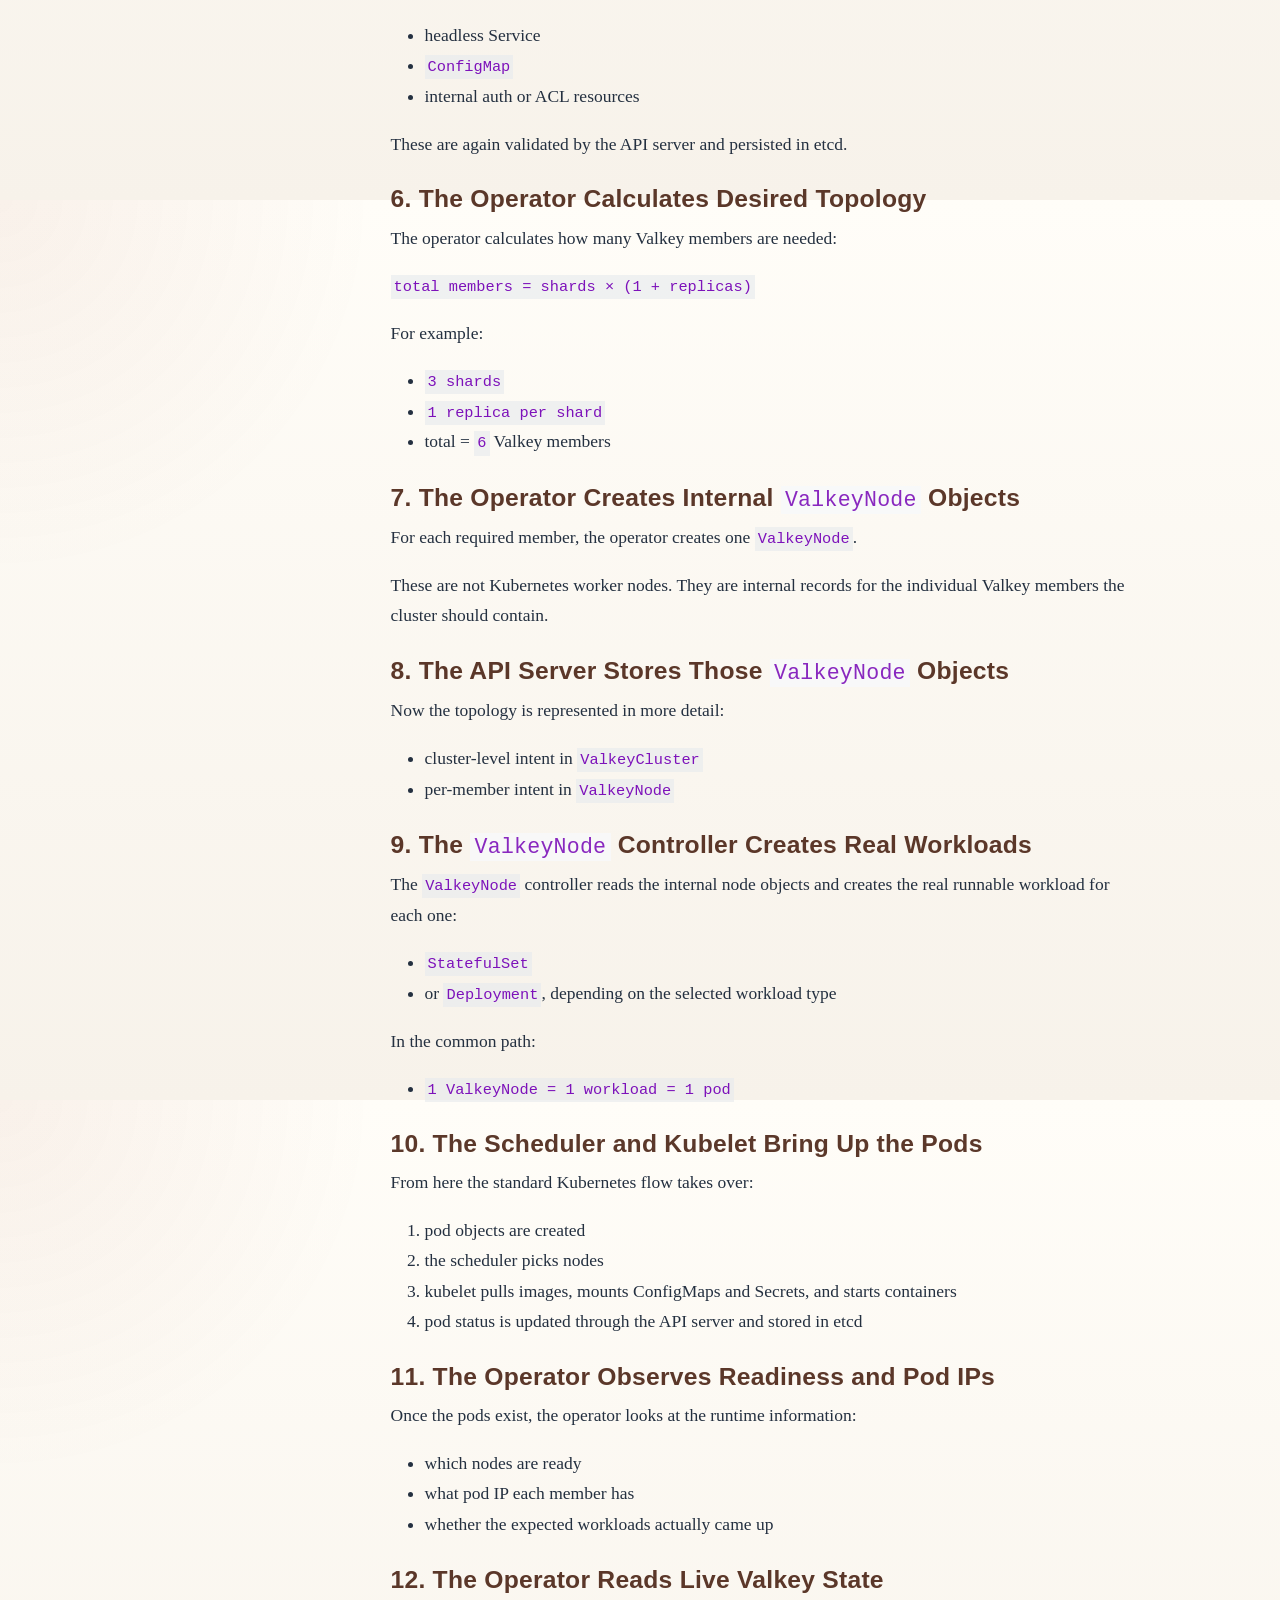
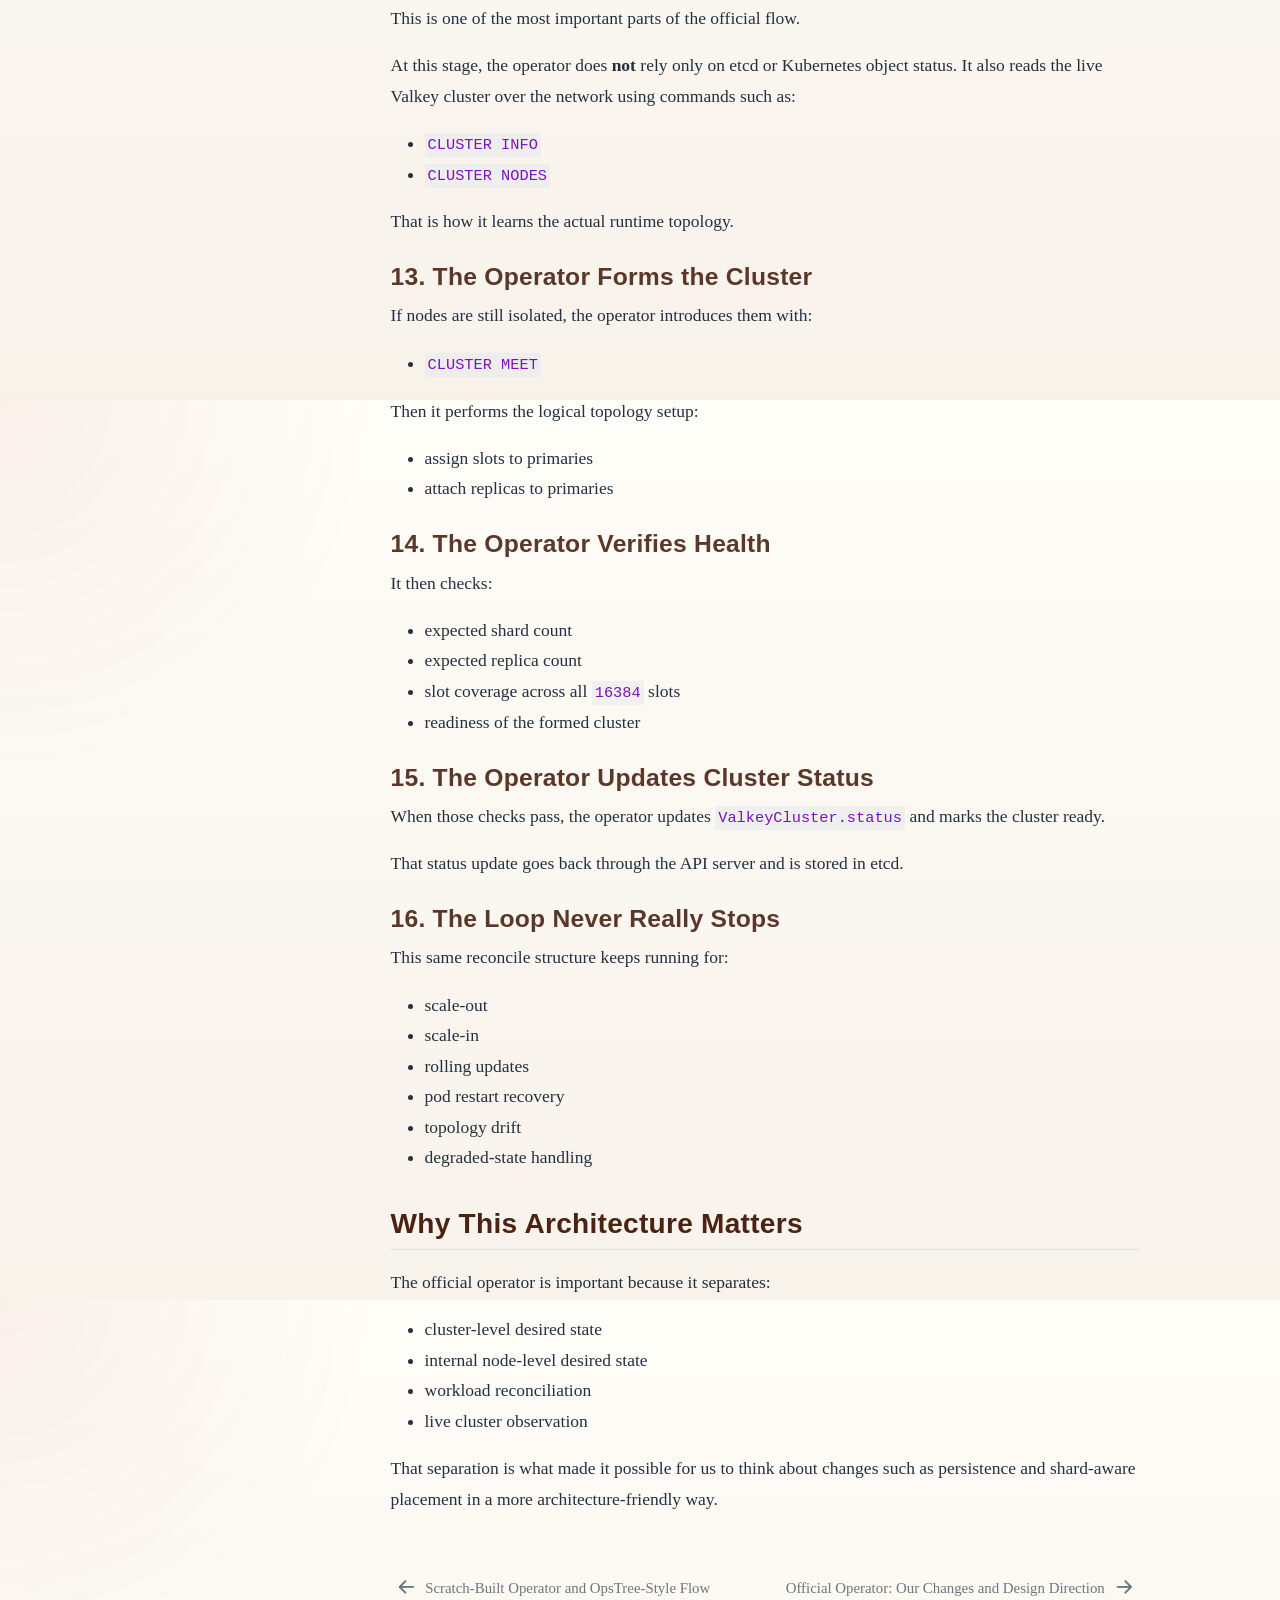
<file: acts/official-operator-runtime.html>
<!DOCTYPE html>
<html xmlns="http://www.w3.org/1999/xhtml" lang="en" xml:lang="en"><head>

<meta charset="utf-8">
<meta name="generator" content="quarto-1.9.37">

<meta name="viewport" content="width=device-width, initial-scale=1.0, user-scalable=yes">


<title>Official Valkey Operator – Kubernetes Operators and the Valkey Cluster</title>
<style>
/* Default styles provided by pandoc.
** See https://pandoc.org/MANUAL.html#variables-for-html for config info.
*/
code{white-space: pre-wrap;}
span.smallcaps{font-variant: small-caps;}
div.columns{display: flex; gap: min(4vw, 1.5em);}
div.column{flex: auto; overflow-x: auto;}
div.hanging-indent{margin-left: 1.5em; text-indent: -1.5em;}
ul.task-list{list-style: none;}
ul.task-list li input[type="checkbox"] {
  width: 0.8em;
  margin: 0 0.8em 0.2em -1em; /* quarto-specific, see https://github.com/quarto-dev/quarto-cli/issues/4556 */ 
  vertical-align: middle;
}
</style>


<script src="../site_libs/quarto-nav/quarto-nav.js"></script>
<script src="../site_libs/quarto-nav/headroom.min.js"></script>
<script src="../site_libs/clipboard/clipboard.min.js"></script>
<script src="../site_libs/quarto-search/autocomplete.umd.js"></script>
<script src="../site_libs/quarto-search/fuse.min.js"></script>
<script src="../site_libs/quarto-search/quarto-search.js"></script>
<meta name="quarto:offset" content="../">
<link href="../acts/official-operator-our-changes.html" rel="next">
<link href="../acts/scratch-and-opstree-flow.html" rel="prev">
<script src="../site_libs/quarto-html/quarto.js" type="module"></script>
<script src="../site_libs/quarto-html/tabsets/tabsets.js" type="module"></script>
<script src="../site_libs/quarto-html/popper.min.js"></script>
<script src="../site_libs/quarto-html/tippy.umd.min.js"></script>
<script src="../site_libs/quarto-html/anchor.min.js"></script>
<link href="../site_libs/quarto-html/tippy.css" rel="stylesheet">
<link href="../site_libs/quarto-html/quarto-syntax-highlighting-7f8f88aac4f3542376d5c11b86a4c14d.css" rel="stylesheet" id="quarto-text-highlighting-styles">
<script src="../site_libs/bootstrap/bootstrap.min.js"></script>
<link href="../site_libs/bootstrap/bootstrap-icons.css" rel="stylesheet">
<link href="../site_libs/bootstrap/bootstrap-367522ac618891c39d4b2ae87ea7600e.min.css" rel="stylesheet" append-hash="true" id="quarto-bootstrap" data-mode="light">
<script id="quarto-search-options" type="application/json">{
  "location": "sidebar",
  "copy-button": false,
  "collapse-after": 3,
  "panel-placement": "start",
  "type": "textbox",
  "limit": 50,
  "keyboard-shortcut": [
    "f",
    "/",
    "s"
  ],
  "show-item-context": false,
  "language": {
    "search-no-results-text": "No results",
    "search-matching-documents-text": "matching documents",
    "search-copy-link-title": "Copy link to search",
    "search-hide-matches-text": "Hide additional matches",
    "search-more-match-text": "more match in this document",
    "search-more-matches-text": "more matches in this document",
    "search-clear-button-title": "Clear",
    "search-text-placeholder": "",
    "search-detached-cancel-button-title": "Cancel",
    "search-submit-button-title": "Submit",
    "search-label": "Search"
  }
}</script>
<style>html{ scroll-behavior: smooth; }</style>


<link rel="stylesheet" href="../styles.css">
</head>

<body class="nav-sidebar floating fullcontent quarto-light">

<div id="quarto-search-results"></div>
  <header id="quarto-header" class="headroom fixed-top">
  <nav class="quarto-secondary-nav">
    <div class="container-fluid d-flex">
      <button type="button" class="quarto-btn-toggle btn" data-bs-toggle="collapse" role="button" data-bs-target=".quarto-sidebar-collapse-item" aria-controls="quarto-sidebar" aria-expanded="false" aria-label="Toggle sidebar navigation" onclick="if (window.quartoToggleHeadroom) { window.quartoToggleHeadroom(); }">
        <i class="bi bi-layout-text-sidebar-reverse"></i>
      </button>
        <nav class="quarto-page-breadcrumbs" aria-label="breadcrumb"><ol class="breadcrumb"><li class="breadcrumb-item"><a href="../acts/official-operator-runtime.html"><span class="chapter-title">Official Valkey Operator</span></a></li></ol></nav>
        <a class="flex-grow-1" role="navigation" data-bs-toggle="collapse" data-bs-target=".quarto-sidebar-collapse-item" aria-controls="quarto-sidebar" aria-expanded="false" aria-label="Toggle sidebar navigation" onclick="if (window.quartoToggleHeadroom) { window.quartoToggleHeadroom(); }">      
        </a>
      <button type="button" class="btn quarto-search-button" aria-label="Search" onclick="window.quartoOpenSearch();">
        <i class="bi bi-search"></i>
      </button>
    </div>
  </nav>
</header>
<!-- content -->
<div id="quarto-content" class="quarto-container page-columns page-rows-contents page-layout-article">
<!-- sidebar -->
  <nav id="quarto-sidebar" class="sidebar collapse collapse-horizontal quarto-sidebar-collapse-item sidebar-navigation floating overflow-auto">
    <div class="pt-lg-2 mt-2 text-left sidebar-header">
    <div class="sidebar-title mb-0 py-0">
      <a href="../">Kubernetes Operators and the Valkey Cluster</a> 
        <div class="sidebar-tools-main">
    <a href="https://github.com/DharmendraChoudhary67/operator-doc" title="Source Code" class="quarto-navigation-tool px-1" aria-label="Source Code"><i class="bi bi-github"></i></a>
</div>
    </div>
      </div>
        <div class="mt-2 flex-shrink-0 align-items-center">
        <div class="sidebar-search">
        <div id="quarto-search" class="" title="Search"></div>
        </div>
        </div>
    <div class="sidebar-menu-container"> 
    <ul class="list-unstyled mt-1">
        <li class="sidebar-item">
  <div class="sidebar-item-container"> 
  <a href="../index.html" class="sidebar-item-text sidebar-link"><span class="chapter-title">Overview</span></a>
  </div>
</li>
        <li class="sidebar-item">
  <div class="sidebar-item-container"> 
  <a href="../acts/01-the-problem.html" class="sidebar-item-text sidebar-link"><span class="chapter-title">When the Crown Falls</span></a>
  </div>
</li>
        <li class="sidebar-item">
  <div class="sidebar-item-container"> 
  <a href="../acts/02-building-an-operator.html" class="sidebar-item-text sidebar-link"><span class="chapter-title">Operators</span></a>
  </div>
</li>
        <li class="sidebar-item">
  <div class="sidebar-item-container"> 
  <a href="../acts/basic-operator-in-practice.html" class="sidebar-item-text sidebar-link"><span class="chapter-title">Create a Basic Operator: Commands and Code</span></a>
  </div>
</li>
        <li class="sidebar-item">
  <div class="sidebar-item-container"> 
  <a href="../acts/04-operator-paths.html" class="sidebar-item-text sidebar-link"><span class="chapter-title">The Workstreams We Actually Explored</span></a>
  </div>
</li>
        <li class="sidebar-item">
  <div class="sidebar-item-container"> 
  <a href="../acts/scratch-and-opstree-flow.html" class="sidebar-item-text sidebar-link"><span class="chapter-title">Scratch-Built Operator and OpsTree-Style Flow</span></a>
  </div>
</li>
        <li class="sidebar-item">
  <div class="sidebar-item-container"> 
  <a href="../acts/official-operator-runtime.html" class="sidebar-item-text sidebar-link active"><span class="chapter-title">Official Valkey Operator</span></a>
  </div>
</li>
        <li class="sidebar-item">
  <div class="sidebar-item-container"> 
  <a href="../acts/official-operator-our-changes.html" class="sidebar-item-text sidebar-link"><span class="chapter-title">Official Operator: Our Changes and Design Direction</span></a>
  </div>
</li>
        <li class="sidebar-item">
  <div class="sidebar-item-container"> 
  <a href="../acts/03-how-the-cluster-lives.html" class="sidebar-item-text sidebar-link"><span class="chapter-title">The Living Cluster</span></a>
  </div>
</li>
        <li class="sidebar-item">
  <div class="sidebar-item-container"> 
  <a href="../appendix/01-system-replays.html" class="sidebar-item-text sidebar-link"><span class="chapter-title">Appendix: System Replays</span></a>
  </div>
</li>
        <li class="sidebar-item">
  <div class="sidebar-item-container"> 
  <a href="../appendix/02-code-and-design-references.html" class="sidebar-item-text sidebar-link"><span class="chapter-title">Appendix: Code and Design References</span></a>
  </div>
</li>
    </ul>
    </div>
</nav>
<div id="quarto-sidebar-glass" class="quarto-sidebar-collapse-item" data-bs-toggle="collapse" data-bs-target=".quarto-sidebar-collapse-item"></div>
<!-- margin-sidebar -->
    
<!-- main -->
<main class="content" id="quarto-document-content">

<header id="title-block-header" class="quarto-title-block default">
<div class="quarto-title">
<h1 class="title"><span class="chapter-title">Official Valkey Operator</span></h1>
</div>



<div class="quarto-title-meta">

    
  
    
  </div>
  


</header>


<p>The official operator follows a more layered design than the scratch-built operator. The most important difference is that it uses:</p>
<ul>
<li>a user-facing <code>ValkeyCluster</code></li>
<li>internal <code>ValkeyNode</code> resources that represent individual Valkey members</li>
</ul>
<p>This makes the runtime flow more detailed, but also more explicit.</p>
<section id="the-two-level-model" class="level2">
<h2 class="anchored" data-anchor-id="the-two-level-model">The Two-Level Model</h2>
<p>At a high level:</p>
<ul>
<li><code>ValkeyCluster</code> describes the whole cluster</li>
<li>the operator calculates the topology</li>
<li>it creates one <code>ValkeyNode</code> per required Valkey member</li>
<li>the <code>ValkeyNode</code> controller then creates the actual workload for that member</li>
</ul>
<p>That means cluster intent and per-node workload management are separated.</p>
</section>
<section id="runtime-flow-step-by-step" class="level2">
<h2 class="anchored" data-anchor-id="runtime-flow-step-by-step">Runtime Flow, Step by Step</h2>
<section id="crds-are-already-installed" class="level3">
<h3 class="anchored" data-anchor-id="crds-are-already-installed">1. CRDs Are Already Installed</h3>
<p>Before the user does anything, the cluster already knows the custom resource definitions.</p>
<p>That means Kubernetes understands that these resource kinds exist:</p>
<ul>
<li><code>ValkeyCluster</code></li>
<li><code>ValkeyNode</code></li>
</ul>
</section>
<section id="the-user-applies-valkeycluster" class="level3">
<h3 class="anchored" data-anchor-id="the-user-applies-valkeycluster">2. The User Applies <code>ValkeyCluster</code></h3>
<p>The user submits a cluster-level object that contains settings such as:</p>
<ul>
<li>shard count</li>
<li>replica count</li>
<li>image</li>
<li>scheduling rules</li>
<li>TLS or ACL configuration</li>
</ul>
</section>
<section id="the-api-server-validates-and-stores-the-cluster-object" class="level3">
<h3 class="anchored" data-anchor-id="the-api-server-validates-and-stores-the-cluster-object">3. The API Server Validates and Stores the Cluster Object</h3>
<p>The API server:</p>
<ul>
<li>validates the object against the CRD schema</li>
<li>stores the object in etcd if valid</li>
</ul>
<p>At this point, desired state exists in the Kubernetes control plane.</p>
</section>
<section id="the-operator-watches-the-cluster-object" class="level3">
<h3 class="anchored" data-anchor-id="the-operator-watches-the-cluster-object">4. The Operator Watches the Cluster Object</h3>
<p>The operator is watching the API server for <code>ValkeyCluster</code> changes.</p>
<p>Once the new object appears, reconcile starts.</p>
</section>
<section id="the-operator-creates-cluster-level-resources" class="level3">
<h3 class="anchored" data-anchor-id="the-operator-creates-cluster-level-resources">5. The Operator Creates Cluster-Level Resources</h3>
<p>The first resources are cluster-scoped supporting objects, such as:</p>
<ul>
<li>headless Service</li>
<li><code>ConfigMap</code></li>
<li>internal auth or ACL resources</li>
</ul>
<p>These are again validated by the API server and persisted in etcd.</p>
</section>
<section id="the-operator-calculates-desired-topology" class="level3">
<h3 class="anchored" data-anchor-id="the-operator-calculates-desired-topology">6. The Operator Calculates Desired Topology</h3>
<p>The operator calculates how many Valkey members are needed:</p>
<p><code>total members = shards × (1 + replicas)</code></p>
<p>For example:</p>
<ul>
<li><code>3 shards</code></li>
<li><code>1 replica per shard</code></li>
<li>total = <code>6</code> Valkey members</li>
</ul>
</section>
<section id="the-operator-creates-internal-valkeynode-objects" class="level3">
<h3 class="anchored" data-anchor-id="the-operator-creates-internal-valkeynode-objects">7. The Operator Creates Internal <code>ValkeyNode</code> Objects</h3>
<p>For each required member, the operator creates one <code>ValkeyNode</code>.</p>
<p>These are not Kubernetes worker nodes. They are internal records for the individual Valkey members the cluster should contain.</p>
</section>
<section id="the-api-server-stores-those-valkeynode-objects" class="level3">
<h3 class="anchored" data-anchor-id="the-api-server-stores-those-valkeynode-objects">8. The API Server Stores Those <code>ValkeyNode</code> Objects</h3>
<p>Now the topology is represented in more detail:</p>
<ul>
<li>cluster-level intent in <code>ValkeyCluster</code></li>
<li>per-member intent in <code>ValkeyNode</code></li>
</ul>
</section>
<section id="the-valkeynode-controller-creates-real-workloads" class="level3">
<h3 class="anchored" data-anchor-id="the-valkeynode-controller-creates-real-workloads">9. The <code>ValkeyNode</code> Controller Creates Real Workloads</h3>
<p>The <code>ValkeyNode</code> controller reads the internal node objects and creates the real runnable workload for each one:</p>
<ul>
<li><code>StatefulSet</code></li>
<li>or <code>Deployment</code>, depending on the selected workload type</li>
</ul>
<p>In the common path:</p>
<ul>
<li><code>1 ValkeyNode = 1 workload = 1 pod</code></li>
</ul>
</section>
<section id="the-scheduler-and-kubelet-bring-up-the-pods" class="level3">
<h3 class="anchored" data-anchor-id="the-scheduler-and-kubelet-bring-up-the-pods">10. The Scheduler and Kubelet Bring Up the Pods</h3>
<p>From here the standard Kubernetes flow takes over:</p>
<ol type="1">
<li>pod objects are created</li>
<li>the scheduler picks nodes</li>
<li>kubelet pulls images, mounts ConfigMaps and Secrets, and starts containers</li>
<li>pod status is updated through the API server and stored in etcd</li>
</ol>
</section>
<section id="the-operator-observes-readiness-and-pod-ips" class="level3">
<h3 class="anchored" data-anchor-id="the-operator-observes-readiness-and-pod-ips">11. The Operator Observes Readiness and Pod IPs</h3>
<p>Once the pods exist, the operator looks at the runtime information:</p>
<ul>
<li>which nodes are ready</li>
<li>what pod IP each member has</li>
<li>whether the expected workloads actually came up</li>
</ul>
</section>
<section id="the-operator-reads-live-valkey-state" class="level3">
<h3 class="anchored" data-anchor-id="the-operator-reads-live-valkey-state">12. The Operator Reads Live Valkey State</h3>
<p>This is one of the most important parts of the official flow.</p>
<p>At this stage, the operator does <strong>not</strong> rely only on etcd or Kubernetes object status. It also reads the live Valkey cluster over the network using commands such as:</p>
<ul>
<li><code>CLUSTER INFO</code></li>
<li><code>CLUSTER NODES</code></li>
</ul>
<p>That is how it learns the actual runtime topology.</p>
</section>
<section id="the-operator-forms-the-cluster" class="level3">
<h3 class="anchored" data-anchor-id="the-operator-forms-the-cluster">13. The Operator Forms the Cluster</h3>
<p>If nodes are still isolated, the operator introduces them with:</p>
<ul>
<li><code>CLUSTER MEET</code></li>
</ul>
<p>Then it performs the logical topology setup:</p>
<ul>
<li>assign slots to primaries</li>
<li>attach replicas to primaries</li>
</ul>
</section>
<section id="the-operator-verifies-health" class="level3">
<h3 class="anchored" data-anchor-id="the-operator-verifies-health">14. The Operator Verifies Health</h3>
<p>It then checks:</p>
<ul>
<li>expected shard count</li>
<li>expected replica count</li>
<li>slot coverage across all <code>16384</code> slots</li>
<li>readiness of the formed cluster</li>
</ul>
</section>
<section id="the-operator-updates-cluster-status" class="level3">
<h3 class="anchored" data-anchor-id="the-operator-updates-cluster-status">15. The Operator Updates Cluster Status</h3>
<p>When those checks pass, the operator updates <code>ValkeyCluster.status</code> and marks the cluster ready.</p>
<p>That status update goes back through the API server and is stored in etcd.</p>
</section>
<section id="the-loop-never-really-stops" class="level3">
<h3 class="anchored" data-anchor-id="the-loop-never-really-stops">16. The Loop Never Really Stops</h3>
<p>This same reconcile structure keeps running for:</p>
<ul>
<li>scale-out</li>
<li>scale-in</li>
<li>rolling updates</li>
<li>pod restart recovery</li>
<li>topology drift</li>
<li>degraded-state handling</li>
</ul>
</section>
</section>
<section id="why-this-architecture-matters" class="level2">
<h2 class="anchored" data-anchor-id="why-this-architecture-matters">Why This Architecture Matters</h2>
<p>The official operator is important because it separates:</p>
<ul>
<li>cluster-level desired state</li>
<li>internal node-level desired state</li>
<li>workload reconciliation</li>
<li>live cluster observation</li>
</ul>
<p>That separation is what made it possible for us to think about changes such as persistence and shard-aware placement in a more architecture-friendly way.</p>


</section>

</main> <!-- /main -->
<script>
document.addEventListener("keydown", function (event) {
  const target = event.target;
  const isTypingContext =
    target &&
    (target.tagName === "INPUT" ||
      target.tagName === "TEXTAREA" ||
      target.tagName === "SELECT" ||
      target.isContentEditable);

  if (isTypingContext || event.metaKey || event.ctrlKey || event.altKey) {
    return;
  }

  const prev = document.querySelector('link[rel="prev"]');
  const next = document.querySelector('link[rel="next"]');

  if (event.key === "ArrowLeft" && prev) {
    window.location.href = prev.href;
  }

  if (event.key === "ArrowRight" && next) {
    window.location.href = next.href;
  }
});
</script>
<script id="quarto-html-after-body" type="application/javascript">
  window.document.addEventListener("DOMContentLoaded", function (event) {
    const icon = "";
    const anchorJS = new window.AnchorJS();
    anchorJS.options = {
      placement: 'right',
      icon: icon
    };
    anchorJS.add('.anchored');
    const isCodeAnnotation = (el) => {
      for (const clz of el.classList) {
        if (clz.startsWith('code-annotation-')) {                     
          return true;
        }
      }
      return false;
    }
    const onCopySuccess = function(e) {
      // button target
      const button = e.trigger;
      // don't keep focus
      button.blur();
      // flash "checked"
      button.classList.add('code-copy-button-checked');
      var currentTitle = button.getAttribute("title");
      button.setAttribute("title", "Copied!");
      let tooltip;
      if (window.bootstrap) {
        button.setAttribute("data-bs-toggle", "tooltip");
        button.setAttribute("data-bs-placement", "left");
        button.setAttribute("data-bs-title", "Copied!");
        tooltip = new bootstrap.Tooltip(button, 
          { trigger: "manual", 
            customClass: "code-copy-button-tooltip",
            offset: [0, -8]});
        tooltip.show();    
      }
      setTimeout(function() {
        if (tooltip) {
          tooltip.hide();
          button.removeAttribute("data-bs-title");
          button.removeAttribute("data-bs-toggle");
          button.removeAttribute("data-bs-placement");
        }
        button.setAttribute("title", currentTitle);
        button.classList.remove('code-copy-button-checked');
      }, 1000);
      // clear code selection
      e.clearSelection();
    }
    const getTextToCopy = function(trigger) {
      const outerScaffold = trigger.parentElement.cloneNode(true);
      const codeEl = outerScaffold.querySelector('code');
      for (const childEl of codeEl.children) {
        if (isCodeAnnotation(childEl)) {
          childEl.remove();
        }
      }
      return codeEl.innerText;
    }
    const clipboard = new window.ClipboardJS('.code-copy-button:not([data-in-quarto-modal])', {
      text: getTextToCopy
    });
    clipboard.on('success', onCopySuccess);
    if (window.document.getElementById('quarto-embedded-source-code-modal')) {
      const clipboardModal = new window.ClipboardJS('.code-copy-button[data-in-quarto-modal]', {
        text: getTextToCopy,
        container: window.document.getElementById('quarto-embedded-source-code-modal')
      });
      clipboardModal.on('success', onCopySuccess);
    }
      var localhostRegex = new RegExp(/^(?:http|https):\/\/localhost\:?[0-9]*\//);
      var mailtoRegex = new RegExp(/^mailto:/);
        var filterRegex = new RegExp('/' + window.location.host + '/');
      var isInternal = (href) => {
          return filterRegex.test(href) || localhostRegex.test(href) || mailtoRegex.test(href);
      }
      // Inspect non-navigation links and adorn them if external
     var links = window.document.querySelectorAll('a[href]:not(.nav-link):not(.navbar-brand):not(.toc-action):not(.sidebar-link):not(.sidebar-item-toggle):not(.pagination-link):not(.no-external):not([aria-hidden]):not(.dropdown-item):not(.quarto-navigation-tool):not(.about-link)');
      for (var i=0; i<links.length; i++) {
        const link = links[i];
        if (!isInternal(link.href)) {
          // undo the damage that might have been done by quarto-nav.js in the case of
          // links that we want to consider external
          if (link.dataset.originalHref !== undefined) {
            link.href = link.dataset.originalHref;
          }
        }
      }
    function tippyHover(el, contentFn, onTriggerFn, onUntriggerFn) {
      const config = {
        allowHTML: true,
        maxWidth: 500,
        delay: 100,
        arrow: false,
        appendTo: function(el) {
            return el.parentElement;
        },
        interactive: true,
        interactiveBorder: 10,
        theme: 'quarto',
        placement: 'bottom-start',
      };
      if (contentFn) {
        config.content = contentFn;
      }
      if (onTriggerFn) {
        config.onTrigger = onTriggerFn;
      }
      if (onUntriggerFn) {
        config.onUntrigger = onUntriggerFn;
      }
      window.tippy(el, config); 
    }
    const noterefs = window.document.querySelectorAll('a[role="doc-noteref"]');
    for (var i=0; i<noterefs.length; i++) {
      const ref = noterefs[i];
      tippyHover(ref, function() {
        // use id or data attribute instead here
        let href = ref.getAttribute('data-footnote-href') || ref.getAttribute('href');
        try { href = new URL(href).hash; } catch {}
        const id = href.replace(/^#\/?/, "");
        const note = window.document.getElementById(id);
        if (note) {
          return note.innerHTML;
        } else {
          return "";
        }
      });
    }
    const xrefs = window.document.querySelectorAll('a.quarto-xref');
    const processXRef = (id, note) => {
      // Strip column container classes
      const stripColumnClz = (el) => {
        el.classList.remove("page-full", "page-columns");
        if (el.children) {
          for (const child of el.children) {
            stripColumnClz(child);
          }
        }
      }
      stripColumnClz(note)
      if (id === null || id.startsWith('sec-')) {
        // Special case sections, only their first couple elements
        const container = document.createElement("div");
        if (note.children && note.children.length > 2) {
          container.appendChild(note.children[0].cloneNode(true));
          for (let i = 1; i < note.children.length; i++) {
            const child = note.children[i];
            if (child.tagName === "P" && child.innerText === "") {
              continue;
            } else {
              container.appendChild(child.cloneNode(true));
              break;
            }
          }
          if (window.Quarto?.typesetMath) {
            window.Quarto.typesetMath(container);
          }
          return container.innerHTML
        } else {
          if (window.Quarto?.typesetMath) {
            window.Quarto.typesetMath(note);
          }
          return note.innerHTML;
        }
      } else {
        // Remove any anchor links if they are present
        const anchorLink = note.querySelector('a.anchorjs-link');
        if (anchorLink) {
          anchorLink.remove();
        }
        if (window.Quarto?.typesetMath) {
          window.Quarto.typesetMath(note);
        }
        if (note.classList.contains("callout")) {
          return note.outerHTML;
        } else {
          return note.innerHTML;
        }
      }
    }
    for (var i=0; i<xrefs.length; i++) {
      const xref = xrefs[i];
      tippyHover(xref, undefined, function(instance) {
        instance.disable();
        let url = xref.getAttribute('href');
        let hash = undefined; 
        if (url.startsWith('#')) {
          hash = url;
        } else {
          try { hash = new URL(url).hash; } catch {}
        }
        if (hash) {
          const id = hash.replace(/^#\/?/, "");
          const note = window.document.getElementById(id);
          if (note !== null) {
            try {
              const html = processXRef(id, note.cloneNode(true));
              instance.setContent(html);
            } finally {
              instance.enable();
              instance.show();
            }
          } else {
            // See if we can fetch this
            fetch(url.split('#')[0])
            .then(res => res.text())
            .then(html => {
              const parser = new DOMParser();
              const htmlDoc = parser.parseFromString(html, "text/html");
              const note = htmlDoc.getElementById(id);
              if (note !== null) {
                const html = processXRef(id, note);
                instance.setContent(html);
              } 
            }).finally(() => {
              instance.enable();
              instance.show();
            });
          }
        } else {
          // See if we can fetch a full url (with no hash to target)
          // This is a special case and we should probably do some content thinning / targeting
          fetch(url)
          .then(res => res.text())
          .then(html => {
            const parser = new DOMParser();
            const htmlDoc = parser.parseFromString(html, "text/html");
            const note = htmlDoc.querySelector('main.content');
            if (note !== null) {
              // This should only happen for chapter cross references
              // (since there is no id in the URL)
              // remove the first header
              if (note.children.length > 0 && note.children[0].tagName === "HEADER") {
                note.children[0].remove();
              }
              const html = processXRef(null, note);
              instance.setContent(html);
            } 
          }).finally(() => {
            instance.enable();
            instance.show();
          });
        }
      }, function(instance) {
      });
    }
        let selectedAnnoteEl;
        const selectorForAnnotation = ( cell, annotation) => {
          let cellAttr = 'data-code-cell="' + cell + '"';
          let lineAttr = 'data-code-annotation="' +  annotation + '"';
          const selector = 'span[' + cellAttr + '][' + lineAttr + ']';
          return selector;
        }
        const selectCodeLines = (annoteEl) => {
          const doc = window.document;
          const targetCell = annoteEl.getAttribute("data-target-cell");
          const targetAnnotation = annoteEl.getAttribute("data-target-annotation");
          const annoteSpan = window.document.querySelector(selectorForAnnotation(targetCell, targetAnnotation));
          const lines = annoteSpan.getAttribute("data-code-lines").split(",");
          const lineIds = lines.map((line) => {
            return targetCell + "-" + line;
          })
          let top = null;
          let height = null;
          let parent = null;
          if (lineIds.length > 0) {
              //compute the position of the single el (top and bottom and make a div)
              const el = window.document.getElementById(lineIds[0]);
              top = el.offsetTop;
              height = el.offsetHeight;
              parent = el.parentElement.parentElement;
            if (lineIds.length > 1) {
              const lastEl = window.document.getElementById(lineIds[lineIds.length - 1]);
              const bottom = lastEl.offsetTop + lastEl.offsetHeight;
              height = bottom - top;
            }
            if (top !== null && height !== null && parent !== null) {
              // cook up a div (if necessary) and position it 
              let div = window.document.getElementById("code-annotation-line-highlight");
              if (div === null) {
                div = window.document.createElement("div");
                div.setAttribute("id", "code-annotation-line-highlight");
                div.style.position = 'absolute';
                parent.appendChild(div);
              }
              div.style.top = top - 2 + "px";
              div.style.height = height + 4 + "px";
              div.style.left = 0;
              let gutterDiv = window.document.getElementById("code-annotation-line-highlight-gutter");
              if (gutterDiv === null) {
                gutterDiv = window.document.createElement("div");
                gutterDiv.setAttribute("id", "code-annotation-line-highlight-gutter");
                gutterDiv.style.position = 'absolute';
                const codeCell = window.document.getElementById(targetCell);
                const gutter = codeCell.querySelector('.code-annotation-gutter');
                gutter.appendChild(gutterDiv);
              }
              gutterDiv.style.top = top - 2 + "px";
              gutterDiv.style.height = height + 4 + "px";
            }
            selectedAnnoteEl = annoteEl;
          }
        };
        const unselectCodeLines = () => {
          const elementsIds = ["code-annotation-line-highlight", "code-annotation-line-highlight-gutter"];
          elementsIds.forEach((elId) => {
            const div = window.document.getElementById(elId);
            if (div) {
              div.remove();
            }
          });
          selectedAnnoteEl = undefined;
        };
          // Handle positioning of the toggle
      window.addEventListener(
        "resize",
        throttle(() => {
          elRect = undefined;
          if (selectedAnnoteEl) {
            selectCodeLines(selectedAnnoteEl);
          }
        }, 10)
      );
      function throttle(fn, ms) {
      let throttle = false;
      let timer;
        return (...args) => {
          if(!throttle) { // first call gets through
              fn.apply(this, args);
              throttle = true;
          } else { // all the others get throttled
              if(timer) clearTimeout(timer); // cancel #2
              timer = setTimeout(() => {
                fn.apply(this, args);
                timer = throttle = false;
              }, ms);
          }
        };
      }
        // Attach click handler to the DT
        const annoteDls = window.document.querySelectorAll('dt[data-target-cell]');
        for (const annoteDlNode of annoteDls) {
          annoteDlNode.addEventListener('click', (event) => {
            const clickedEl = event.target;
            if (clickedEl !== selectedAnnoteEl) {
              unselectCodeLines();
              const activeEl = window.document.querySelector('dt[data-target-cell].code-annotation-active');
              if (activeEl) {
                activeEl.classList.remove('code-annotation-active');
              }
              selectCodeLines(clickedEl);
              clickedEl.classList.add('code-annotation-active');
            } else {
              // Unselect the line
              unselectCodeLines();
              clickedEl.classList.remove('code-annotation-active');
            }
          });
        }
    const findCites = (el) => {
      const parentEl = el.parentElement;
      if (parentEl) {
        const cites = parentEl.dataset.cites;
        if (cites) {
          return {
            el,
            cites: cites.split(' ')
          };
        } else {
          return findCites(el.parentElement)
        }
      } else {
        return undefined;
      }
    };
    var bibliorefs = window.document.querySelectorAll('a[role="doc-biblioref"]');
    for (var i=0; i<bibliorefs.length; i++) {
      const ref = bibliorefs[i];
      const citeInfo = findCites(ref);
      if (citeInfo) {
        tippyHover(citeInfo.el, function() {
          var popup = window.document.createElement('div');
          citeInfo.cites.forEach(function(cite) {
            var citeDiv = window.document.createElement('div');
            citeDiv.classList.add('hanging-indent');
            citeDiv.classList.add('csl-entry');
            var biblioDiv = window.document.getElementById('ref-' + cite);
            if (biblioDiv) {
              citeDiv.innerHTML = biblioDiv.innerHTML;
            }
            popup.appendChild(citeDiv);
          });
          return popup.innerHTML;
        });
      }
    }
  });
  </script>
<nav class="page-navigation">
  <div class="nav-page nav-page-previous">
      <a href="../acts/scratch-and-opstree-flow.html" class="pagination-link" aria-label="Scratch-Built Operator and OpsTree-Style Flow">
        <i class="bi bi-arrow-left-short"></i> <span class="nav-page-text"><span class="chapter-title">Scratch-Built Operator and OpsTree-Style Flow</span></span>
      </a>          
  </div>
  <div class="nav-page nav-page-next">
      <a href="../acts/official-operator-our-changes.html" class="pagination-link" aria-label="Official Operator: Our Changes and Design Direction">
        <span class="nav-page-text"><span class="chapter-title">Official Operator: Our Changes and Design Direction</span></span> <i class="bi bi-arrow-right-short"></i>
      </a>
  </div>
</nav>
</div> <!-- /content -->




<script src="../site_libs/quarto-html/zenscroll-min.js"></script>
</body></html>
</file>
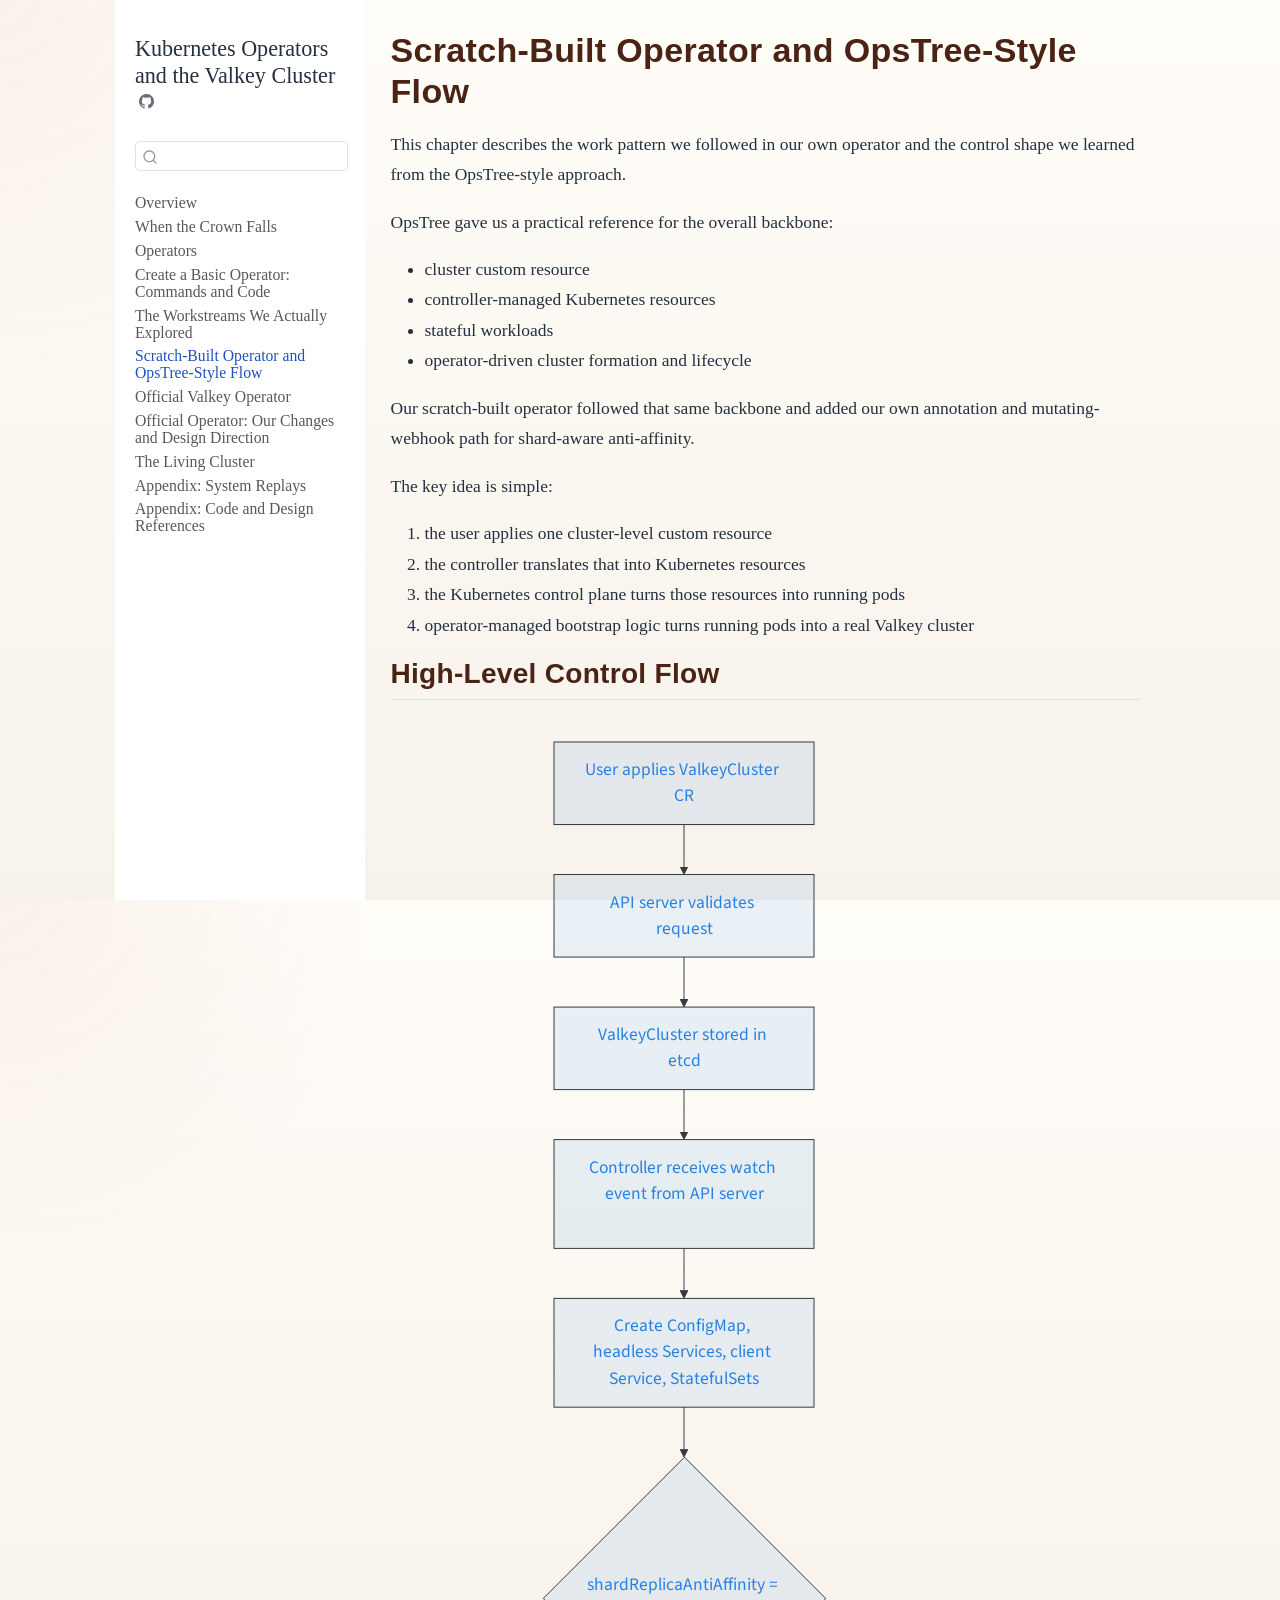
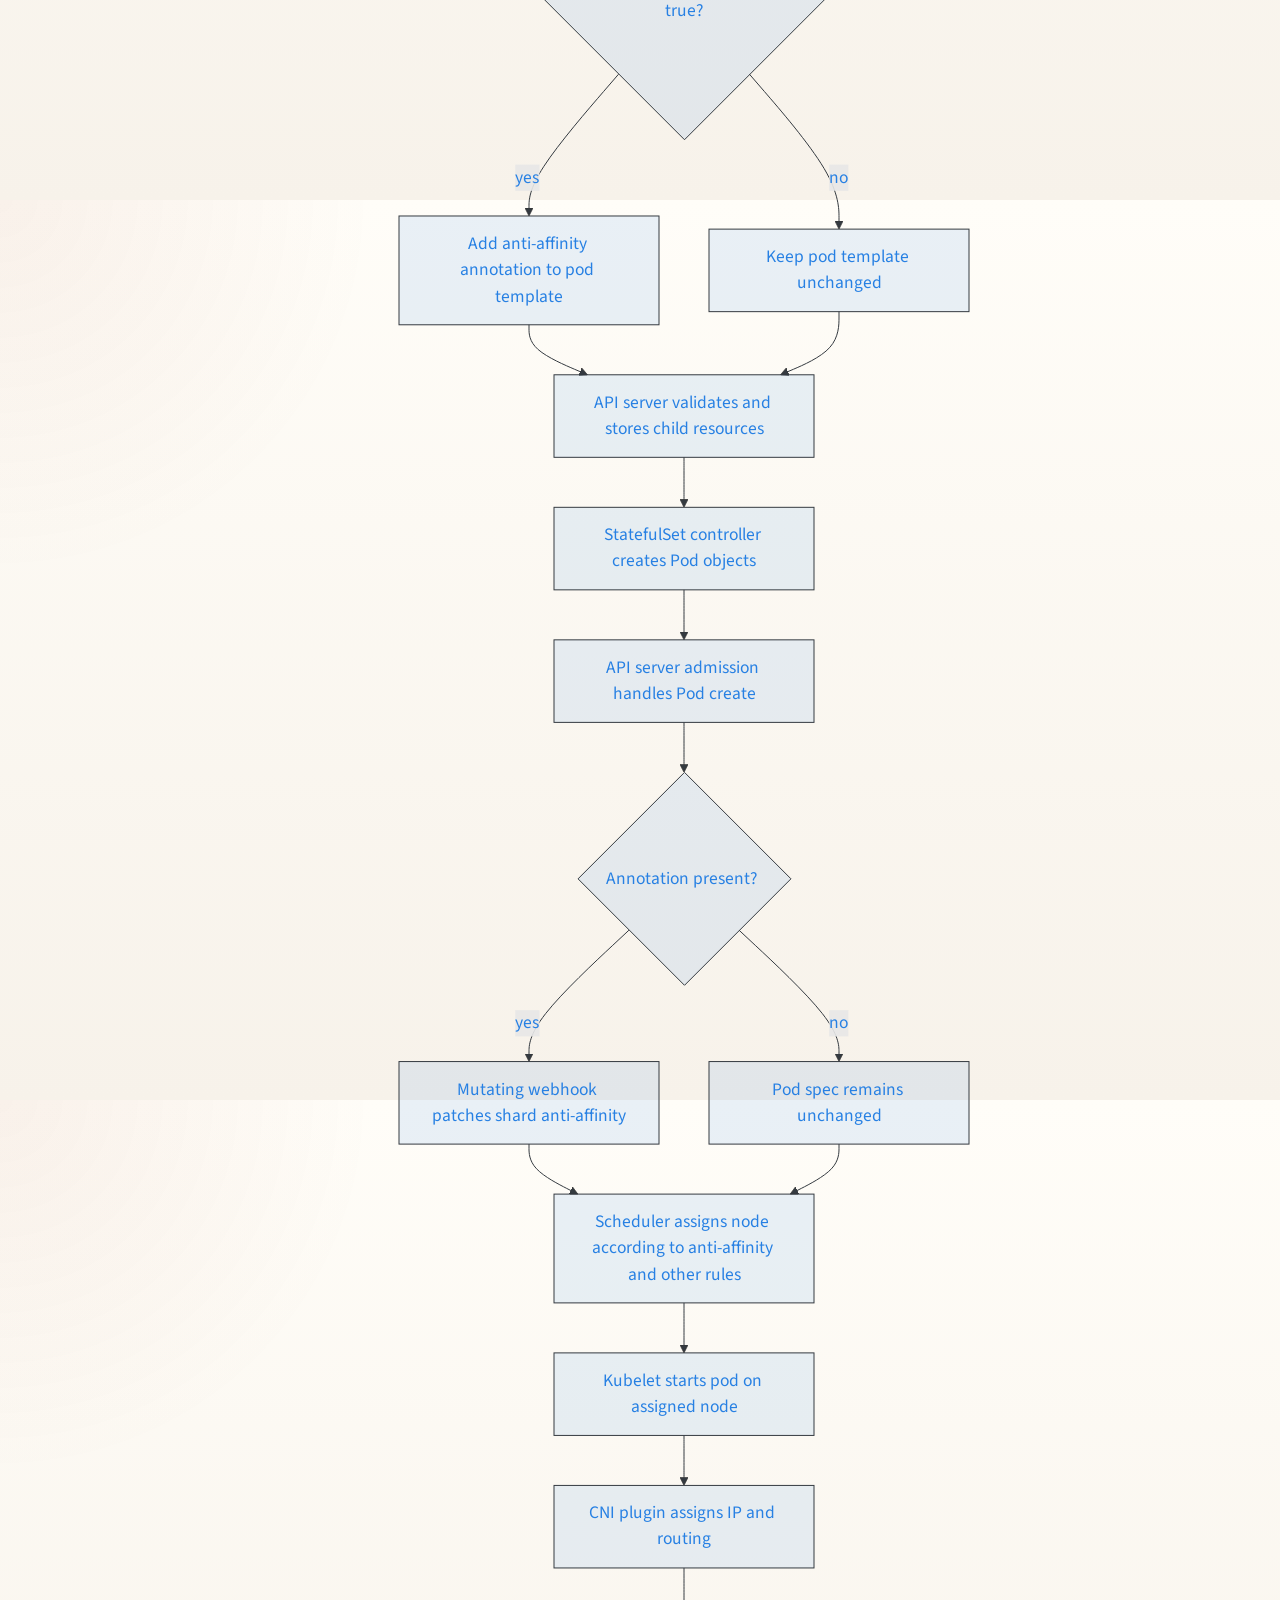
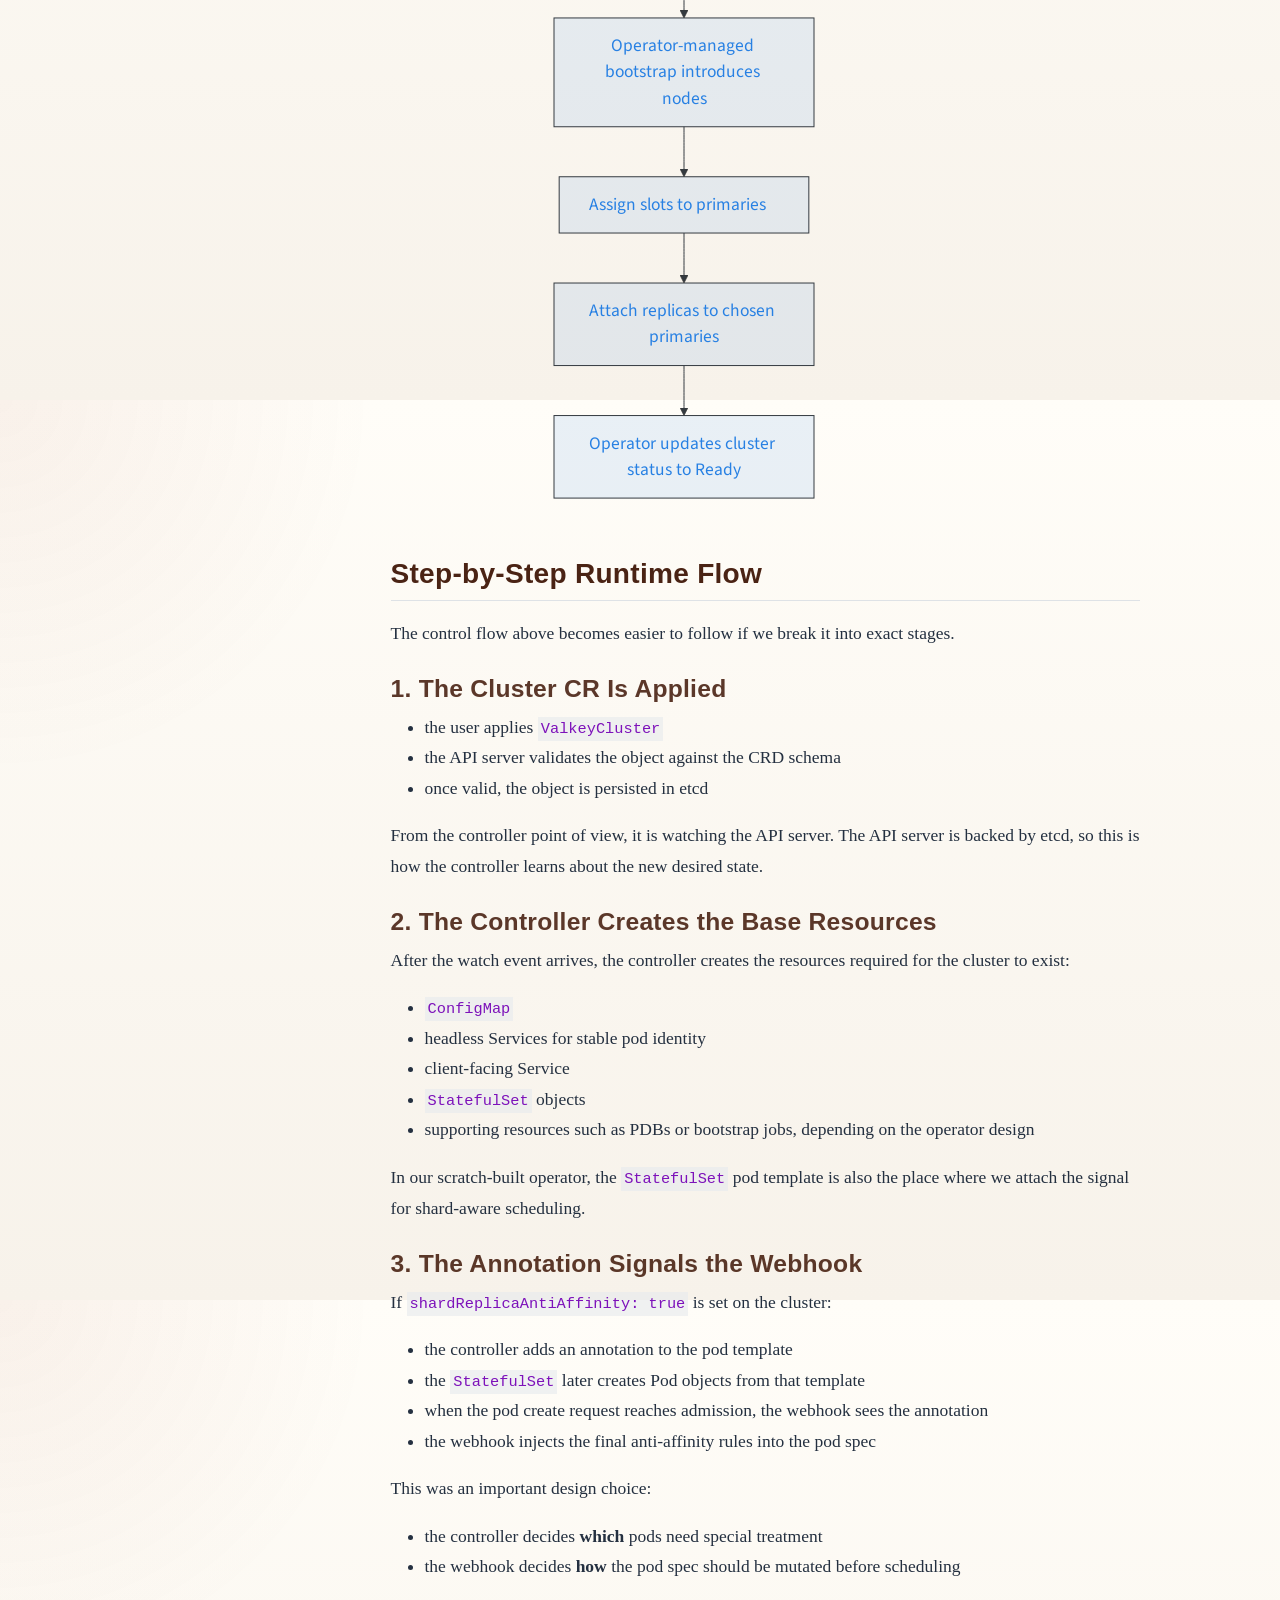
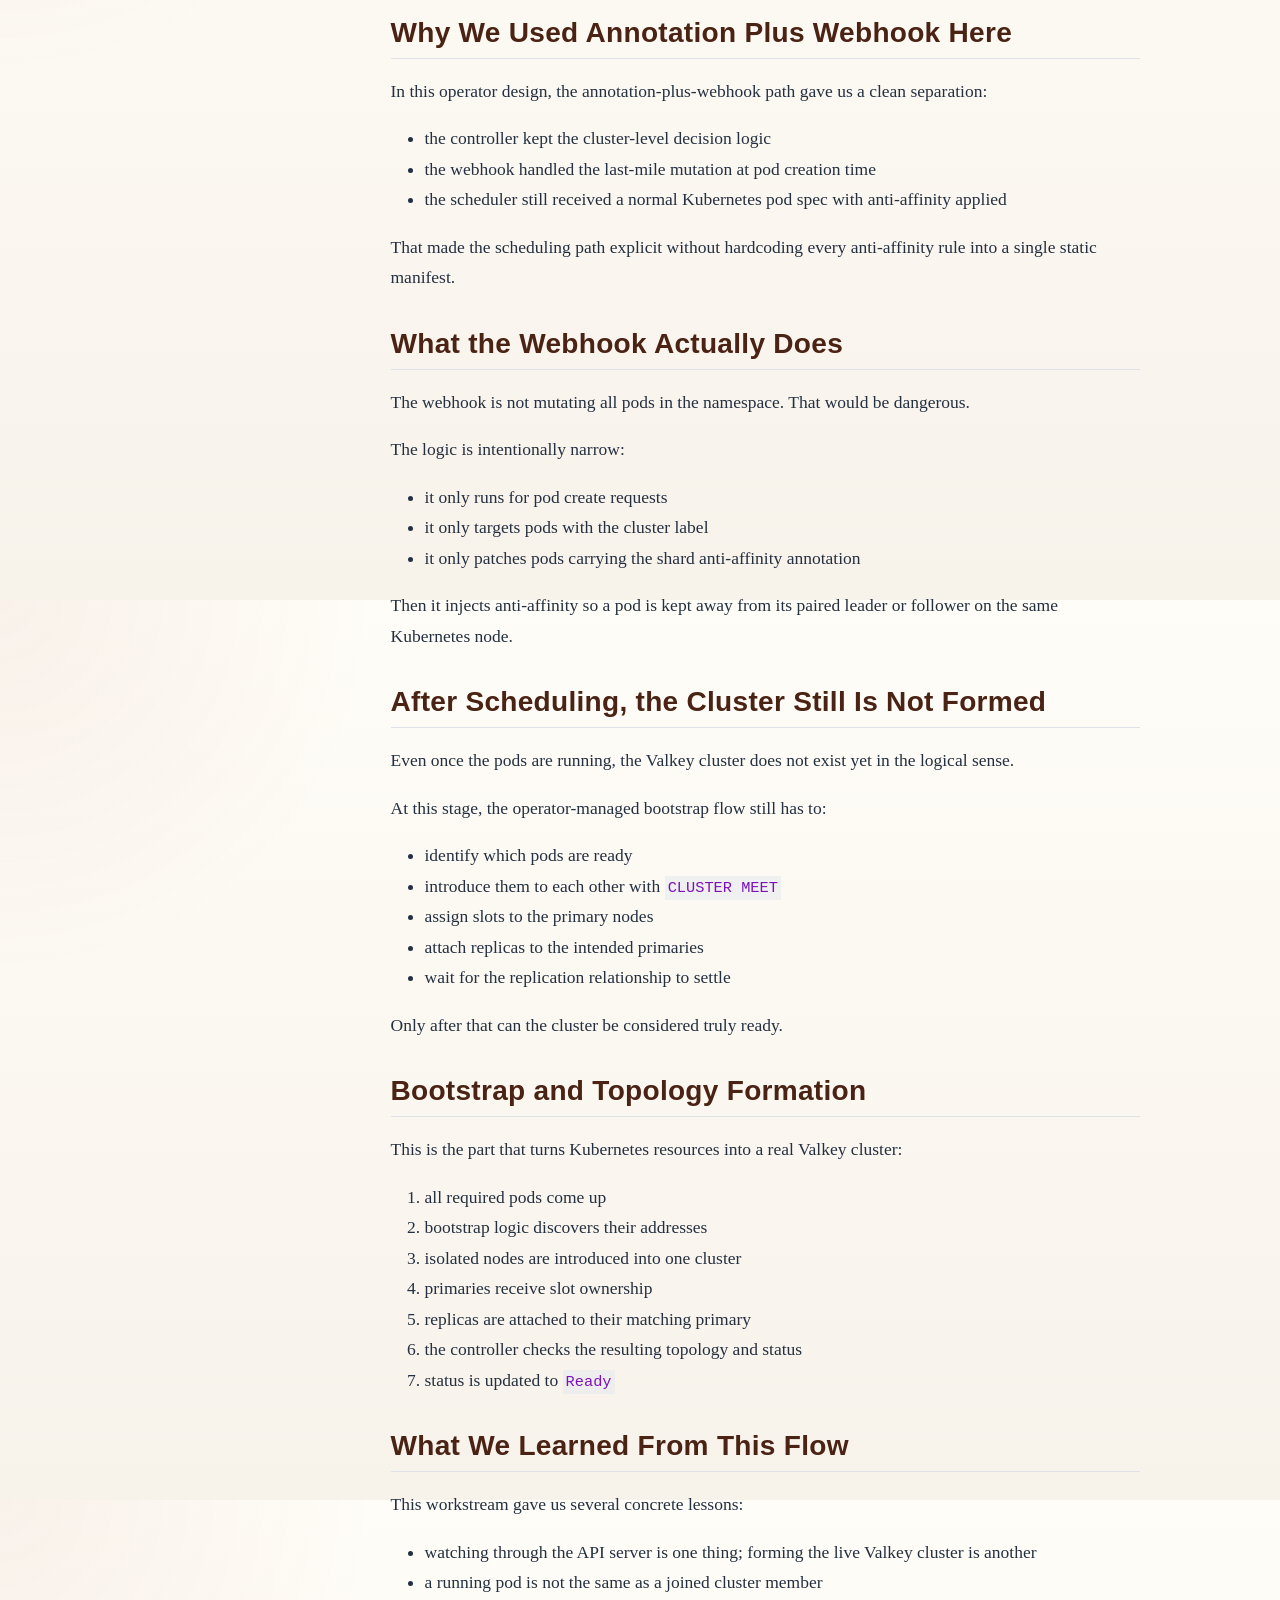
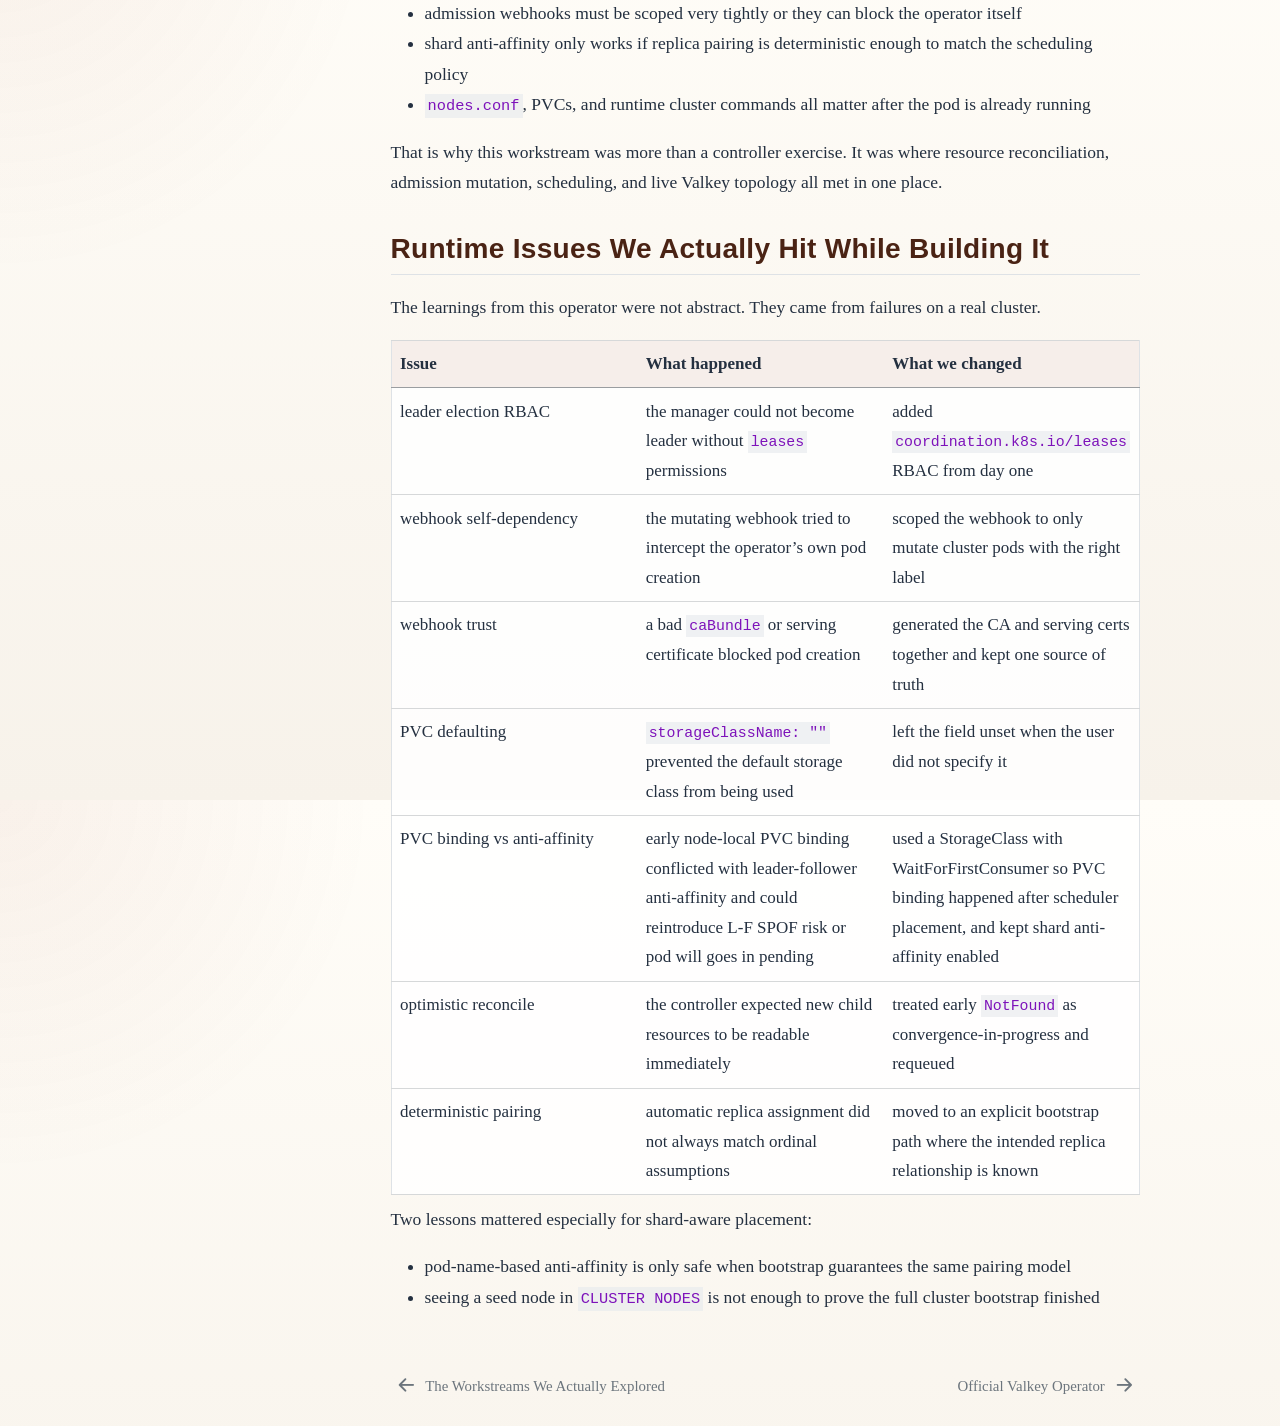
<file: acts/scratch-and-opstree-flow.html>
<!DOCTYPE html>
<html xmlns="http://www.w3.org/1999/xhtml" lang="en" xml:lang="en"><head>

<meta charset="utf-8">
<meta name="generator" content="quarto-1.9.37">

<meta name="viewport" content="width=device-width, initial-scale=1.0, user-scalable=yes">


<title>Scratch-Built Operator and OpsTree-Style Flow – Kubernetes Operators and the Valkey Cluster</title>
<style>
/* Default styles provided by pandoc.
** See https://pandoc.org/MANUAL.html#variables-for-html for config info.
*/
code{white-space: pre-wrap;}
span.smallcaps{font-variant: small-caps;}
div.columns{display: flex; gap: min(4vw, 1.5em);}
div.column{flex: auto; overflow-x: auto;}
div.hanging-indent{margin-left: 1.5em; text-indent: -1.5em;}
ul.task-list{list-style: none;}
ul.task-list li input[type="checkbox"] {
  width: 0.8em;
  margin: 0 0.8em 0.2em -1em; /* quarto-specific, see https://github.com/quarto-dev/quarto-cli/issues/4556 */ 
  vertical-align: middle;
}
</style>


<script src="../site_libs/quarto-nav/quarto-nav.js"></script>
<script src="../site_libs/quarto-nav/headroom.min.js"></script>
<script src="../site_libs/clipboard/clipboard.min.js"></script>
<script src="../site_libs/quarto-search/autocomplete.umd.js"></script>
<script src="../site_libs/quarto-search/fuse.min.js"></script>
<script src="../site_libs/quarto-search/quarto-search.js"></script>
<meta name="quarto:offset" content="../">
<link href="../acts/official-operator-runtime.html" rel="next">
<link href="../acts/04-operator-paths.html" rel="prev">
<script src="../site_libs/quarto-html/quarto.js" type="module"></script>
<script src="../site_libs/quarto-html/tabsets/tabsets.js" type="module"></script>
<script src="../site_libs/quarto-html/popper.min.js"></script>
<script src="../site_libs/quarto-html/tippy.umd.min.js"></script>
<script src="../site_libs/quarto-html/anchor.min.js"></script>
<link href="../site_libs/quarto-html/tippy.css" rel="stylesheet">
<link href="../site_libs/quarto-html/quarto-syntax-highlighting-7f8f88aac4f3542376d5c11b86a4c14d.css" rel="stylesheet" id="quarto-text-highlighting-styles">
<script src="../site_libs/bootstrap/bootstrap.min.js"></script>
<link href="../site_libs/bootstrap/bootstrap-icons.css" rel="stylesheet">
<link href="../site_libs/bootstrap/bootstrap-367522ac618891c39d4b2ae87ea7600e.min.css" rel="stylesheet" append-hash="true" id="quarto-bootstrap" data-mode="light">
<script id="quarto-search-options" type="application/json">{
  "location": "sidebar",
  "copy-button": false,
  "collapse-after": 3,
  "panel-placement": "start",
  "type": "textbox",
  "limit": 50,
  "keyboard-shortcut": [
    "f",
    "/",
    "s"
  ],
  "show-item-context": false,
  "language": {
    "search-no-results-text": "No results",
    "search-matching-documents-text": "matching documents",
    "search-copy-link-title": "Copy link to search",
    "search-hide-matches-text": "Hide additional matches",
    "search-more-match-text": "more match in this document",
    "search-more-matches-text": "more matches in this document",
    "search-clear-button-title": "Clear",
    "search-text-placeholder": "",
    "search-detached-cancel-button-title": "Cancel",
    "search-submit-button-title": "Submit",
    "search-label": "Search"
  }
}</script>
<style>html{ scroll-behavior: smooth; }</style>
<script src="../site_libs/quarto-diagram/mermaid.min.js"></script>
<script src="../site_libs/quarto-diagram/mermaid-init.js"></script>
<link href="../site_libs/quarto-diagram/mermaid.css" rel="stylesheet">


<link rel="stylesheet" href="../styles.css">
</head>

<body class="nav-sidebar floating fullcontent quarto-light">

<div id="quarto-search-results"></div>
  <header id="quarto-header" class="headroom fixed-top">
  <nav class="quarto-secondary-nav">
    <div class="container-fluid d-flex">
      <button type="button" class="quarto-btn-toggle btn" data-bs-toggle="collapse" role="button" data-bs-target=".quarto-sidebar-collapse-item" aria-controls="quarto-sidebar" aria-expanded="false" aria-label="Toggle sidebar navigation" onclick="if (window.quartoToggleHeadroom) { window.quartoToggleHeadroom(); }">
        <i class="bi bi-layout-text-sidebar-reverse"></i>
      </button>
        <nav class="quarto-page-breadcrumbs" aria-label="breadcrumb"><ol class="breadcrumb"><li class="breadcrumb-item"><a href="../acts/scratch-and-opstree-flow.html"><span class="chapter-title">Scratch-Built Operator and OpsTree-Style Flow</span></a></li></ol></nav>
        <a class="flex-grow-1" role="navigation" data-bs-toggle="collapse" data-bs-target=".quarto-sidebar-collapse-item" aria-controls="quarto-sidebar" aria-expanded="false" aria-label="Toggle sidebar navigation" onclick="if (window.quartoToggleHeadroom) { window.quartoToggleHeadroom(); }">      
        </a>
      <button type="button" class="btn quarto-search-button" aria-label="Search" onclick="window.quartoOpenSearch();">
        <i class="bi bi-search"></i>
      </button>
    </div>
  </nav>
</header>
<!-- content -->
<div id="quarto-content" class="quarto-container page-columns page-rows-contents page-layout-article">
<!-- sidebar -->
  <nav id="quarto-sidebar" class="sidebar collapse collapse-horizontal quarto-sidebar-collapse-item sidebar-navigation floating overflow-auto">
    <div class="pt-lg-2 mt-2 text-left sidebar-header">
    <div class="sidebar-title mb-0 py-0">
      <a href="../">Kubernetes Operators and the Valkey Cluster</a> 
        <div class="sidebar-tools-main">
    <a href="https://github.com/DharmendraChoudhary67/operator-doc" title="Source Code" class="quarto-navigation-tool px-1" aria-label="Source Code"><i class="bi bi-github"></i></a>
</div>
    </div>
      </div>
        <div class="mt-2 flex-shrink-0 align-items-center">
        <div class="sidebar-search">
        <div id="quarto-search" class="" title="Search"></div>
        </div>
        </div>
    <div class="sidebar-menu-container"> 
    <ul class="list-unstyled mt-1">
        <li class="sidebar-item">
  <div class="sidebar-item-container"> 
  <a href="../index.html" class="sidebar-item-text sidebar-link"><span class="chapter-title">Overview</span></a>
  </div>
</li>
        <li class="sidebar-item">
  <div class="sidebar-item-container"> 
  <a href="../acts/01-the-problem.html" class="sidebar-item-text sidebar-link"><span class="chapter-title">When the Crown Falls</span></a>
  </div>
</li>
        <li class="sidebar-item">
  <div class="sidebar-item-container"> 
  <a href="../acts/02-building-an-operator.html" class="sidebar-item-text sidebar-link"><span class="chapter-title">Operators</span></a>
  </div>
</li>
        <li class="sidebar-item">
  <div class="sidebar-item-container"> 
  <a href="../acts/basic-operator-in-practice.html" class="sidebar-item-text sidebar-link"><span class="chapter-title">Create a Basic Operator: Commands and Code</span></a>
  </div>
</li>
        <li class="sidebar-item">
  <div class="sidebar-item-container"> 
  <a href="../acts/04-operator-paths.html" class="sidebar-item-text sidebar-link"><span class="chapter-title">The Workstreams We Actually Explored</span></a>
  </div>
</li>
        <li class="sidebar-item">
  <div class="sidebar-item-container"> 
  <a href="../acts/scratch-and-opstree-flow.html" class="sidebar-item-text sidebar-link active"><span class="chapter-title">Scratch-Built Operator and OpsTree-Style Flow</span></a>
  </div>
</li>
        <li class="sidebar-item">
  <div class="sidebar-item-container"> 
  <a href="../acts/official-operator-runtime.html" class="sidebar-item-text sidebar-link"><span class="chapter-title">Official Valkey Operator</span></a>
  </div>
</li>
        <li class="sidebar-item">
  <div class="sidebar-item-container"> 
  <a href="../acts/official-operator-our-changes.html" class="sidebar-item-text sidebar-link"><span class="chapter-title">Official Operator: Our Changes and Design Direction</span></a>
  </div>
</li>
        <li class="sidebar-item">
  <div class="sidebar-item-container"> 
  <a href="../acts/03-how-the-cluster-lives.html" class="sidebar-item-text sidebar-link"><span class="chapter-title">The Living Cluster</span></a>
  </div>
</li>
        <li class="sidebar-item">
  <div class="sidebar-item-container"> 
  <a href="../appendix/01-system-replays.html" class="sidebar-item-text sidebar-link"><span class="chapter-title">Appendix: System Replays</span></a>
  </div>
</li>
        <li class="sidebar-item">
  <div class="sidebar-item-container"> 
  <a href="../appendix/02-code-and-design-references.html" class="sidebar-item-text sidebar-link"><span class="chapter-title">Appendix: Code and Design References</span></a>
  </div>
</li>
    </ul>
    </div>
</nav>
<div id="quarto-sidebar-glass" class="quarto-sidebar-collapse-item" data-bs-toggle="collapse" data-bs-target=".quarto-sidebar-collapse-item"></div>
<!-- margin-sidebar -->
    
<!-- main -->
<main class="content" id="quarto-document-content">

<header id="title-block-header" class="quarto-title-block default">
<div class="quarto-title">
<h1 class="title"><span class="chapter-title">Scratch-Built Operator and OpsTree-Style Flow</span></h1>
</div>



<div class="quarto-title-meta">

    
  
    
  </div>
  


</header>


<p>This chapter describes the work pattern we followed in our own operator and the control shape we learned from the OpsTree-style approach.</p>
<p>OpsTree gave us a practical reference for the overall backbone:</p>
<ul>
<li>cluster custom resource</li>
<li>controller-managed Kubernetes resources</li>
<li>stateful workloads</li>
<li>operator-driven cluster formation and lifecycle</li>
</ul>
<p>Our scratch-built operator followed that same backbone and added our own annotation and mutating-webhook path for shard-aware anti-affinity.</p>
<p>The key idea is simple:</p>
<ol type="1">
<li>the user applies one cluster-level custom resource</li>
<li>the controller translates that into Kubernetes resources</li>
<li>the Kubernetes control plane turns those resources into running pods</li>
<li>operator-managed bootstrap logic turns running pods into a real Valkey cluster</li>
</ol>
<section id="high-level-control-flow" class="level2">
<h2 class="anchored" data-anchor-id="high-level-control-flow">High-Level Control Flow</h2>
<div class="cell" data-layout-align="default">
<div class="cell-output-display">
<div>
<p></p><figure class="figure"><p></p>
<div>
<pre class="mermaid mermaid-js">flowchart TD
  A["User applies ValkeyCluster CR"] --&gt; B["API server validates request"]
  B --&gt; C["ValkeyCluster stored in etcd"]
  C --&gt; D["Controller receives watch event from API server"]
  D --&gt; E["Create ConfigMap, headless Services, client Service, StatefulSets"]
  E --&gt; F{"shardReplicaAntiAffinity = true?"}
  F -- yes --&gt; G["Add anti-affinity annotation to pod template"]
  F -- no --&gt; H["Keep pod template unchanged"]
  G --&gt; I["API server validates and stores child resources"]
  H --&gt; I
  I --&gt; J["StatefulSet controller creates Pod objects"]
  J --&gt; K["API server admission handles Pod create"]
  K --&gt; L{"Annotation present?"}
  L -- yes --&gt; M["Mutating webhook patches shard anti-affinity"]
  L -- no --&gt; N["Pod spec remains unchanged"]
  M --&gt; O["Scheduler assigns node according to anti-affinity and other rules"]
  N --&gt; O
  O --&gt; P["Kubelet starts pod on assigned node"]
  P --&gt; U["CNI plugin assigns IP and routing"]
  U --&gt; Q["Operator-managed bootstrap introduces nodes"]
  Q --&gt; R["Assign slots to primaries"]
  R --&gt; S["Attach replicas to chosen primaries"]
  S --&gt; T["Operator updates cluster status to Ready"]
</pre>
</div>
<p></p></figure><p></p>
</div>
</div>
</div>
</section>
<section id="step-by-step-runtime-flow" class="level2">
<h2 class="anchored" data-anchor-id="step-by-step-runtime-flow">Step-by-Step Runtime Flow</h2>
<p>The control flow above becomes easier to follow if we break it into exact stages.</p>
<section id="the-cluster-cr-is-applied" class="level3">
<h3 class="anchored" data-anchor-id="the-cluster-cr-is-applied">1. The Cluster CR Is Applied</h3>
<ul>
<li>the user applies <code>ValkeyCluster</code></li>
<li>the API server validates the object against the CRD schema</li>
<li>once valid, the object is persisted in etcd</li>
</ul>
<p>From the controller point of view, it is watching the API server. The API server is backed by etcd, so this is how the controller learns about the new desired state.</p>
</section>
<section id="the-controller-creates-the-base-resources" class="level3">
<h3 class="anchored" data-anchor-id="the-controller-creates-the-base-resources">2. The Controller Creates the Base Resources</h3>
<p>After the watch event arrives, the controller creates the resources required for the cluster to exist:</p>
<ul>
<li><code>ConfigMap</code></li>
<li>headless Services for stable pod identity</li>
<li>client-facing Service</li>
<li><code>StatefulSet</code> objects</li>
<li>supporting resources such as PDBs or bootstrap jobs, depending on the operator design</li>
</ul>
<p>In our scratch-built operator, the <code>StatefulSet</code> pod template is also the place where we attach the signal for shard-aware scheduling.</p>
</section>
<section id="the-annotation-signals-the-webhook" class="level3">
<h3 class="anchored" data-anchor-id="the-annotation-signals-the-webhook">3. The Annotation Signals the Webhook</h3>
<p>If <code>shardReplicaAntiAffinity: true</code> is set on the cluster:</p>
<ul>
<li>the controller adds an annotation to the pod template</li>
<li>the <code>StatefulSet</code> later creates Pod objects from that template</li>
<li>when the pod create request reaches admission, the webhook sees the annotation</li>
<li>the webhook injects the final anti-affinity rules into the pod spec</li>
</ul>
<p>This was an important design choice:</p>
<ul>
<li>the controller decides <strong>which</strong> pods need special treatment</li>
<li>the webhook decides <strong>how</strong> the pod spec should be mutated before scheduling</li>
</ul>
</section>
</section>
<section id="why-we-used-annotation-plus-webhook-here" class="level2">
<h2 class="anchored" data-anchor-id="why-we-used-annotation-plus-webhook-here">Why We Used Annotation Plus Webhook Here</h2>
<p>In this operator design, the annotation-plus-webhook path gave us a clean separation:</p>
<ul>
<li>the controller kept the cluster-level decision logic</li>
<li>the webhook handled the last-mile mutation at pod creation time</li>
<li>the scheduler still received a normal Kubernetes pod spec with anti-affinity applied</li>
</ul>
<p>That made the scheduling path explicit without hardcoding every anti-affinity rule into a single static manifest.</p>
</section>
<section id="what-the-webhook-actually-does" class="level2">
<h2 class="anchored" data-anchor-id="what-the-webhook-actually-does">What the Webhook Actually Does</h2>
<p>The webhook is not mutating all pods in the namespace. That would be dangerous.</p>
<p>The logic is intentionally narrow:</p>
<ul>
<li>it only runs for pod create requests</li>
<li>it only targets pods with the cluster label</li>
<li>it only patches pods carrying the shard anti-affinity annotation</li>
</ul>
<p>Then it injects anti-affinity so a pod is kept away from its paired leader or follower on the same Kubernetes node.</p>
</section>
<section id="after-scheduling-the-cluster-still-is-not-formed" class="level2">
<h2 class="anchored" data-anchor-id="after-scheduling-the-cluster-still-is-not-formed">After Scheduling, the Cluster Still Is Not Formed</h2>
<p>Even once the pods are running, the Valkey cluster does not exist yet in the logical sense.</p>
<p>At this stage, the operator-managed bootstrap flow still has to:</p>
<ul>
<li>identify which pods are ready</li>
<li>introduce them to each other with <code>CLUSTER MEET</code></li>
<li>assign slots to the primary nodes</li>
<li>attach replicas to the intended primaries</li>
<li>wait for the replication relationship to settle</li>
</ul>
<p>Only after that can the cluster be considered truly ready.</p>
</section>
<section id="bootstrap-and-topology-formation" class="level2">
<h2 class="anchored" data-anchor-id="bootstrap-and-topology-formation">Bootstrap and Topology Formation</h2>
<p>This is the part that turns Kubernetes resources into a real Valkey cluster:</p>
<ol type="1">
<li>all required pods come up</li>
<li>bootstrap logic discovers their addresses</li>
<li>isolated nodes are introduced into one cluster</li>
<li>primaries receive slot ownership</li>
<li>replicas are attached to their matching primary</li>
<li>the controller checks the resulting topology and status</li>
<li>status is updated to <code>Ready</code></li>
</ol>
</section>
<section id="what-we-learned-from-this-flow" class="level2">
<h2 class="anchored" data-anchor-id="what-we-learned-from-this-flow">What We Learned From This Flow</h2>
<p>This workstream gave us several concrete lessons:</p>
<ul>
<li>watching through the API server is one thing; forming the live Valkey cluster is another</li>
<li>a running pod is not the same as a joined cluster member</li>
<li>admission webhooks must be scoped very tightly or they can block the operator itself</li>
<li>shard anti-affinity only works if replica pairing is deterministic enough to match the scheduling policy</li>
<li><code>nodes.conf</code>, PVCs, and runtime cluster commands all matter after the pod is already running</li>
</ul>
<p>That is why this workstream was more than a controller exercise. It was where resource reconciliation, admission mutation, scheduling, and live Valkey topology all met in one place.</p>
</section>
<section id="runtime-issues-we-actually-hit-while-building-it" class="level2">
<h2 class="anchored" data-anchor-id="runtime-issues-we-actually-hit-while-building-it">Runtime Issues We Actually Hit While Building It</h2>
<p>The learnings from this operator were not abstract. They came from failures on a real cluster.</p>
<table class="caption-top table">
<colgroup>
<col style="width: 33%">
<col style="width: 33%">
<col style="width: 33%">
</colgroup>
<thead>
<tr class="header">
<th>Issue</th>
<th>What happened</th>
<th>What we changed</th>
</tr>
</thead>
<tbody>
<tr class="odd">
<td>leader election RBAC</td>
<td>the manager could not become leader without <code>leases</code> permissions</td>
<td>added <code>coordination.k8s.io/leases</code> RBAC from day one</td>
</tr>
<tr class="even">
<td>webhook self-dependency</td>
<td>the mutating webhook tried to intercept the operator’s own pod creation</td>
<td>scoped the webhook to only mutate cluster pods with the right label</td>
</tr>
<tr class="odd">
<td>webhook trust</td>
<td>a bad <code>caBundle</code> or serving certificate blocked pod creation</td>
<td>generated the CA and serving certs together and kept one source of truth</td>
</tr>
<tr class="even">
<td>PVC defaulting</td>
<td><code>storageClassName: ""</code> prevented the default storage class from being used</td>
<td>left the field unset when the user did not specify it</td>
</tr>
<tr class="odd">
<td>PVC binding vs anti-affinity</td>
<td>early node-local PVC binding conflicted with leader-follower anti-affinity and could reintroduce L-F SPOF risk or pod will goes in pending</td>
<td>used a StorageClass with WaitForFirstConsumer so PVC binding happened after scheduler placement, and kept shard anti-affinity enabled</td>
</tr>
<tr class="even">
<td>optimistic reconcile</td>
<td>the controller expected new child resources to be readable immediately</td>
<td>treated early <code>NotFound</code> as convergence-in-progress and requeued</td>
</tr>
<tr class="odd">
<td>deterministic pairing</td>
<td>automatic replica assignment did not always match ordinal assumptions</td>
<td>moved to an explicit bootstrap path where the intended replica relationship is known</td>
</tr>
</tbody>
</table>
<p>Two lessons mattered especially for shard-aware placement:</p>
<ul>
<li>pod-name-based anti-affinity is only safe when bootstrap guarantees the same pairing model</li>
<li>seeing a seed node in <code>CLUSTER NODES</code> is not enough to prove the full cluster bootstrap finished</li>
</ul>


</section>

</main> <!-- /main -->
<script>
document.addEventListener("keydown", function (event) {
  const target = event.target;
  const isTypingContext =
    target &&
    (target.tagName === "INPUT" ||
      target.tagName === "TEXTAREA" ||
      target.tagName === "SELECT" ||
      target.isContentEditable);

  if (isTypingContext || event.metaKey || event.ctrlKey || event.altKey) {
    return;
  }

  const prev = document.querySelector('link[rel="prev"]');
  const next = document.querySelector('link[rel="next"]');

  if (event.key === "ArrowLeft" && prev) {
    window.location.href = prev.href;
  }

  if (event.key === "ArrowRight" && next) {
    window.location.href = next.href;
  }
});
</script>
<script id="quarto-html-after-body" type="application/javascript">
  window.document.addEventListener("DOMContentLoaded", function (event) {
    const icon = "";
    const anchorJS = new window.AnchorJS();
    anchorJS.options = {
      placement: 'right',
      icon: icon
    };
    anchorJS.add('.anchored');
    const isCodeAnnotation = (el) => {
      for (const clz of el.classList) {
        if (clz.startsWith('code-annotation-')) {                     
          return true;
        }
      }
      return false;
    }
    const onCopySuccess = function(e) {
      // button target
      const button = e.trigger;
      // don't keep focus
      button.blur();
      // flash "checked"
      button.classList.add('code-copy-button-checked');
      var currentTitle = button.getAttribute("title");
      button.setAttribute("title", "Copied!");
      let tooltip;
      if (window.bootstrap) {
        button.setAttribute("data-bs-toggle", "tooltip");
        button.setAttribute("data-bs-placement", "left");
        button.setAttribute("data-bs-title", "Copied!");
        tooltip = new bootstrap.Tooltip(button, 
          { trigger: "manual", 
            customClass: "code-copy-button-tooltip",
            offset: [0, -8]});
        tooltip.show();    
      }
      setTimeout(function() {
        if (tooltip) {
          tooltip.hide();
          button.removeAttribute("data-bs-title");
          button.removeAttribute("data-bs-toggle");
          button.removeAttribute("data-bs-placement");
        }
        button.setAttribute("title", currentTitle);
        button.classList.remove('code-copy-button-checked');
      }, 1000);
      // clear code selection
      e.clearSelection();
    }
    const getTextToCopy = function(trigger) {
      const outerScaffold = trigger.parentElement.cloneNode(true);
      const codeEl = outerScaffold.querySelector('code');
      for (const childEl of codeEl.children) {
        if (isCodeAnnotation(childEl)) {
          childEl.remove();
        }
      }
      return codeEl.innerText;
    }
    const clipboard = new window.ClipboardJS('.code-copy-button:not([data-in-quarto-modal])', {
      text: getTextToCopy
    });
    clipboard.on('success', onCopySuccess);
    if (window.document.getElementById('quarto-embedded-source-code-modal')) {
      const clipboardModal = new window.ClipboardJS('.code-copy-button[data-in-quarto-modal]', {
        text: getTextToCopy,
        container: window.document.getElementById('quarto-embedded-source-code-modal')
      });
      clipboardModal.on('success', onCopySuccess);
    }
      var localhostRegex = new RegExp(/^(?:http|https):\/\/localhost\:?[0-9]*\//);
      var mailtoRegex = new RegExp(/^mailto:/);
        var filterRegex = new RegExp('/' + window.location.host + '/');
      var isInternal = (href) => {
          return filterRegex.test(href) || localhostRegex.test(href) || mailtoRegex.test(href);
      }
      // Inspect non-navigation links and adorn them if external
     var links = window.document.querySelectorAll('a[href]:not(.nav-link):not(.navbar-brand):not(.toc-action):not(.sidebar-link):not(.sidebar-item-toggle):not(.pagination-link):not(.no-external):not([aria-hidden]):not(.dropdown-item):not(.quarto-navigation-tool):not(.about-link)');
      for (var i=0; i<links.length; i++) {
        const link = links[i];
        if (!isInternal(link.href)) {
          // undo the damage that might have been done by quarto-nav.js in the case of
          // links that we want to consider external
          if (link.dataset.originalHref !== undefined) {
            link.href = link.dataset.originalHref;
          }
        }
      }
    function tippyHover(el, contentFn, onTriggerFn, onUntriggerFn) {
      const config = {
        allowHTML: true,
        maxWidth: 500,
        delay: 100,
        arrow: false,
        appendTo: function(el) {
            return el.parentElement;
        },
        interactive: true,
        interactiveBorder: 10,
        theme: 'quarto',
        placement: 'bottom-start',
      };
      if (contentFn) {
        config.content = contentFn;
      }
      if (onTriggerFn) {
        config.onTrigger = onTriggerFn;
      }
      if (onUntriggerFn) {
        config.onUntrigger = onUntriggerFn;
      }
      window.tippy(el, config); 
    }
    const noterefs = window.document.querySelectorAll('a[role="doc-noteref"]');
    for (var i=0; i<noterefs.length; i++) {
      const ref = noterefs[i];
      tippyHover(ref, function() {
        // use id or data attribute instead here
        let href = ref.getAttribute('data-footnote-href') || ref.getAttribute('href');
        try { href = new URL(href).hash; } catch {}
        const id = href.replace(/^#\/?/, "");
        const note = window.document.getElementById(id);
        if (note) {
          return note.innerHTML;
        } else {
          return "";
        }
      });
    }
    const xrefs = window.document.querySelectorAll('a.quarto-xref');
    const processXRef = (id, note) => {
      // Strip column container classes
      const stripColumnClz = (el) => {
        el.classList.remove("page-full", "page-columns");
        if (el.children) {
          for (const child of el.children) {
            stripColumnClz(child);
          }
        }
      }
      stripColumnClz(note)
      if (id === null || id.startsWith('sec-')) {
        // Special case sections, only their first couple elements
        const container = document.createElement("div");
        if (note.children && note.children.length > 2) {
          container.appendChild(note.children[0].cloneNode(true));
          for (let i = 1; i < note.children.length; i++) {
            const child = note.children[i];
            if (child.tagName === "P" && child.innerText === "") {
              continue;
            } else {
              container.appendChild(child.cloneNode(true));
              break;
            }
          }
          if (window.Quarto?.typesetMath) {
            window.Quarto.typesetMath(container);
          }
          return container.innerHTML
        } else {
          if (window.Quarto?.typesetMath) {
            window.Quarto.typesetMath(note);
          }
          return note.innerHTML;
        }
      } else {
        // Remove any anchor links if they are present
        const anchorLink = note.querySelector('a.anchorjs-link');
        if (anchorLink) {
          anchorLink.remove();
        }
        if (window.Quarto?.typesetMath) {
          window.Quarto.typesetMath(note);
        }
        if (note.classList.contains("callout")) {
          return note.outerHTML;
        } else {
          return note.innerHTML;
        }
      }
    }
    for (var i=0; i<xrefs.length; i++) {
      const xref = xrefs[i];
      tippyHover(xref, undefined, function(instance) {
        instance.disable();
        let url = xref.getAttribute('href');
        let hash = undefined; 
        if (url.startsWith('#')) {
          hash = url;
        } else {
          try { hash = new URL(url).hash; } catch {}
        }
        if (hash) {
          const id = hash.replace(/^#\/?/, "");
          const note = window.document.getElementById(id);
          if (note !== null) {
            try {
              const html = processXRef(id, note.cloneNode(true));
              instance.setContent(html);
            } finally {
              instance.enable();
              instance.show();
            }
          } else {
            // See if we can fetch this
            fetch(url.split('#')[0])
            .then(res => res.text())
            .then(html => {
              const parser = new DOMParser();
              const htmlDoc = parser.parseFromString(html, "text/html");
              const note = htmlDoc.getElementById(id);
              if (note !== null) {
                const html = processXRef(id, note);
                instance.setContent(html);
              } 
            }).finally(() => {
              instance.enable();
              instance.show();
            });
          }
        } else {
          // See if we can fetch a full url (with no hash to target)
          // This is a special case and we should probably do some content thinning / targeting
          fetch(url)
          .then(res => res.text())
          .then(html => {
            const parser = new DOMParser();
            const htmlDoc = parser.parseFromString(html, "text/html");
            const note = htmlDoc.querySelector('main.content');
            if (note !== null) {
              // This should only happen for chapter cross references
              // (since there is no id in the URL)
              // remove the first header
              if (note.children.length > 0 && note.children[0].tagName === "HEADER") {
                note.children[0].remove();
              }
              const html = processXRef(null, note);
              instance.setContent(html);
            } 
          }).finally(() => {
            instance.enable();
            instance.show();
          });
        }
      }, function(instance) {
      });
    }
        let selectedAnnoteEl;
        const selectorForAnnotation = ( cell, annotation) => {
          let cellAttr = 'data-code-cell="' + cell + '"';
          let lineAttr = 'data-code-annotation="' +  annotation + '"';
          const selector = 'span[' + cellAttr + '][' + lineAttr + ']';
          return selector;
        }
        const selectCodeLines = (annoteEl) => {
          const doc = window.document;
          const targetCell = annoteEl.getAttribute("data-target-cell");
          const targetAnnotation = annoteEl.getAttribute("data-target-annotation");
          const annoteSpan = window.document.querySelector(selectorForAnnotation(targetCell, targetAnnotation));
          const lines = annoteSpan.getAttribute("data-code-lines").split(",");
          const lineIds = lines.map((line) => {
            return targetCell + "-" + line;
          })
          let top = null;
          let height = null;
          let parent = null;
          if (lineIds.length > 0) {
              //compute the position of the single el (top and bottom and make a div)
              const el = window.document.getElementById(lineIds[0]);
              top = el.offsetTop;
              height = el.offsetHeight;
              parent = el.parentElement.parentElement;
            if (lineIds.length > 1) {
              const lastEl = window.document.getElementById(lineIds[lineIds.length - 1]);
              const bottom = lastEl.offsetTop + lastEl.offsetHeight;
              height = bottom - top;
            }
            if (top !== null && height !== null && parent !== null) {
              // cook up a div (if necessary) and position it 
              let div = window.document.getElementById("code-annotation-line-highlight");
              if (div === null) {
                div = window.document.createElement("div");
                div.setAttribute("id", "code-annotation-line-highlight");
                div.style.position = 'absolute';
                parent.appendChild(div);
              }
              div.style.top = top - 2 + "px";
              div.style.height = height + 4 + "px";
              div.style.left = 0;
              let gutterDiv = window.document.getElementById("code-annotation-line-highlight-gutter");
              if (gutterDiv === null) {
                gutterDiv = window.document.createElement("div");
                gutterDiv.setAttribute("id", "code-annotation-line-highlight-gutter");
                gutterDiv.style.position = 'absolute';
                const codeCell = window.document.getElementById(targetCell);
                const gutter = codeCell.querySelector('.code-annotation-gutter');
                gutter.appendChild(gutterDiv);
              }
              gutterDiv.style.top = top - 2 + "px";
              gutterDiv.style.height = height + 4 + "px";
            }
            selectedAnnoteEl = annoteEl;
          }
        };
        const unselectCodeLines = () => {
          const elementsIds = ["code-annotation-line-highlight", "code-annotation-line-highlight-gutter"];
          elementsIds.forEach((elId) => {
            const div = window.document.getElementById(elId);
            if (div) {
              div.remove();
            }
          });
          selectedAnnoteEl = undefined;
        };
          // Handle positioning of the toggle
      window.addEventListener(
        "resize",
        throttle(() => {
          elRect = undefined;
          if (selectedAnnoteEl) {
            selectCodeLines(selectedAnnoteEl);
          }
        }, 10)
      );
      function throttle(fn, ms) {
      let throttle = false;
      let timer;
        return (...args) => {
          if(!throttle) { // first call gets through
              fn.apply(this, args);
              throttle = true;
          } else { // all the others get throttled
              if(timer) clearTimeout(timer); // cancel #2
              timer = setTimeout(() => {
                fn.apply(this, args);
                timer = throttle = false;
              }, ms);
          }
        };
      }
        // Attach click handler to the DT
        const annoteDls = window.document.querySelectorAll('dt[data-target-cell]');
        for (const annoteDlNode of annoteDls) {
          annoteDlNode.addEventListener('click', (event) => {
            const clickedEl = event.target;
            if (clickedEl !== selectedAnnoteEl) {
              unselectCodeLines();
              const activeEl = window.document.querySelector('dt[data-target-cell].code-annotation-active');
              if (activeEl) {
                activeEl.classList.remove('code-annotation-active');
              }
              selectCodeLines(clickedEl);
              clickedEl.classList.add('code-annotation-active');
            } else {
              // Unselect the line
              unselectCodeLines();
              clickedEl.classList.remove('code-annotation-active');
            }
          });
        }
    const findCites = (el) => {
      const parentEl = el.parentElement;
      if (parentEl) {
        const cites = parentEl.dataset.cites;
        if (cites) {
          return {
            el,
            cites: cites.split(' ')
          };
        } else {
          return findCites(el.parentElement)
        }
      } else {
        return undefined;
      }
    };
    var bibliorefs = window.document.querySelectorAll('a[role="doc-biblioref"]');
    for (var i=0; i<bibliorefs.length; i++) {
      const ref = bibliorefs[i];
      const citeInfo = findCites(ref);
      if (citeInfo) {
        tippyHover(citeInfo.el, function() {
          var popup = window.document.createElement('div');
          citeInfo.cites.forEach(function(cite) {
            var citeDiv = window.document.createElement('div');
            citeDiv.classList.add('hanging-indent');
            citeDiv.classList.add('csl-entry');
            var biblioDiv = window.document.getElementById('ref-' + cite);
            if (biblioDiv) {
              citeDiv.innerHTML = biblioDiv.innerHTML;
            }
            popup.appendChild(citeDiv);
          });
          return popup.innerHTML;
        });
      }
    }
  });
  </script>
<nav class="page-navigation">
  <div class="nav-page nav-page-previous">
      <a href="../acts/04-operator-paths.html" class="pagination-link" aria-label="The Workstreams We Actually Explored">
        <i class="bi bi-arrow-left-short"></i> <span class="nav-page-text"><span class="chapter-title">The Workstreams We Actually Explored</span></span>
      </a>          
  </div>
  <div class="nav-page nav-page-next">
      <a href="../acts/official-operator-runtime.html" class="pagination-link" aria-label="Official Valkey Operator">
        <span class="nav-page-text"><span class="chapter-title">Official Valkey Operator</span></span> <i class="bi bi-arrow-right-short"></i>
      </a>
  </div>
</nav>
</div> <!-- /content -->




<script src="../site_libs/quarto-html/zenscroll-min.js"></script>
</body></html>
</file>
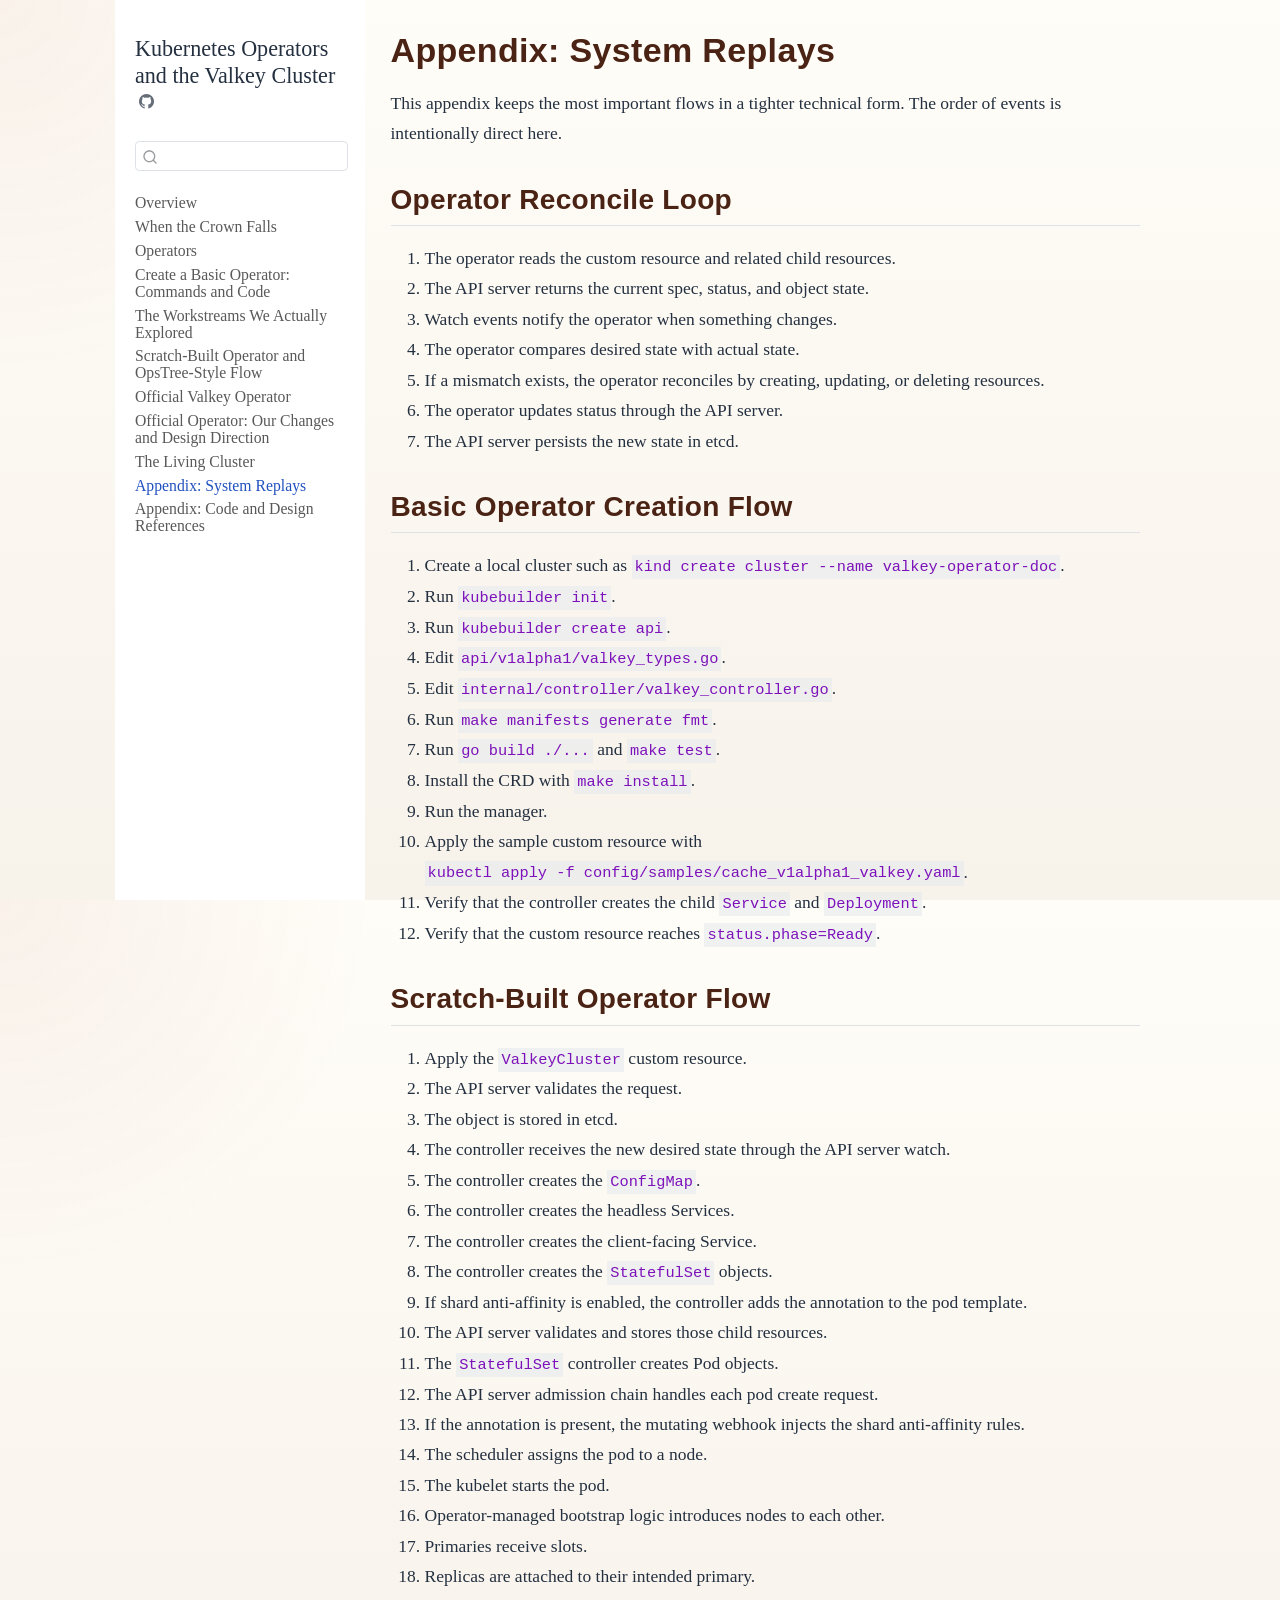
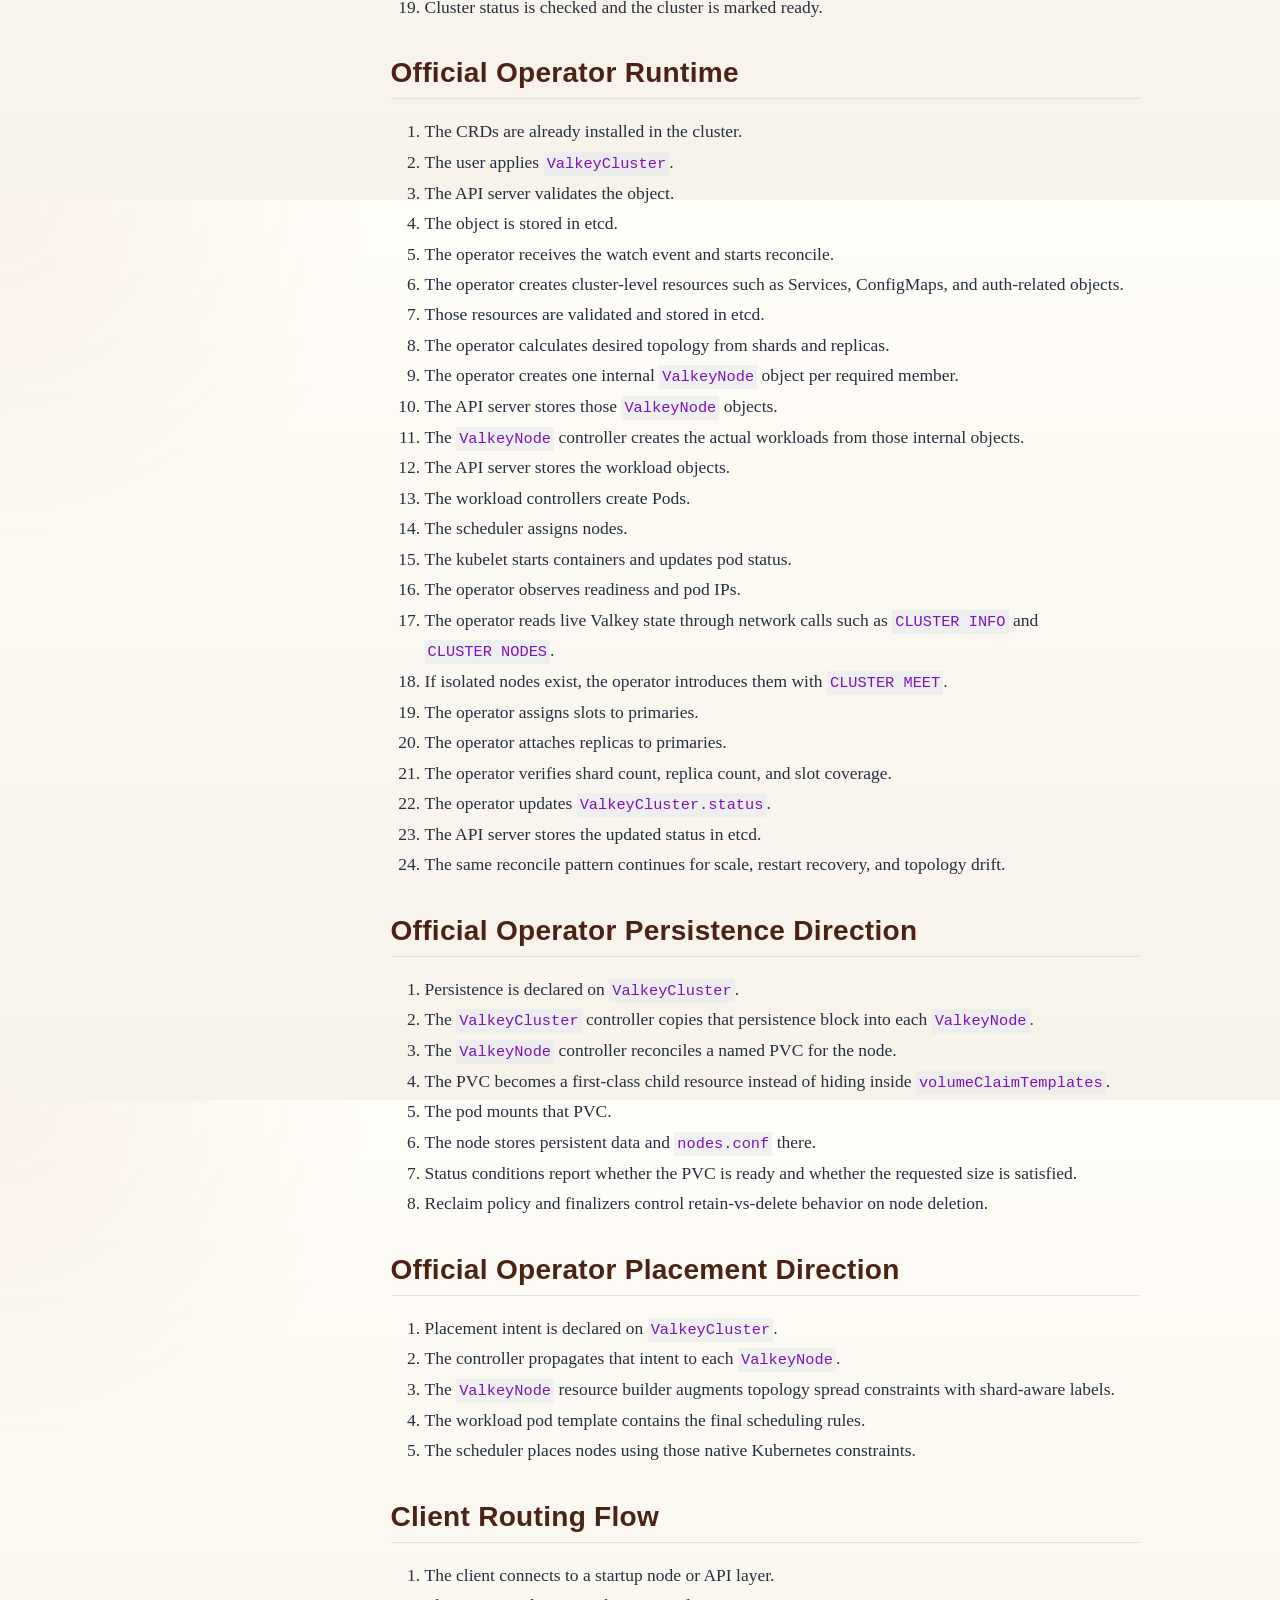
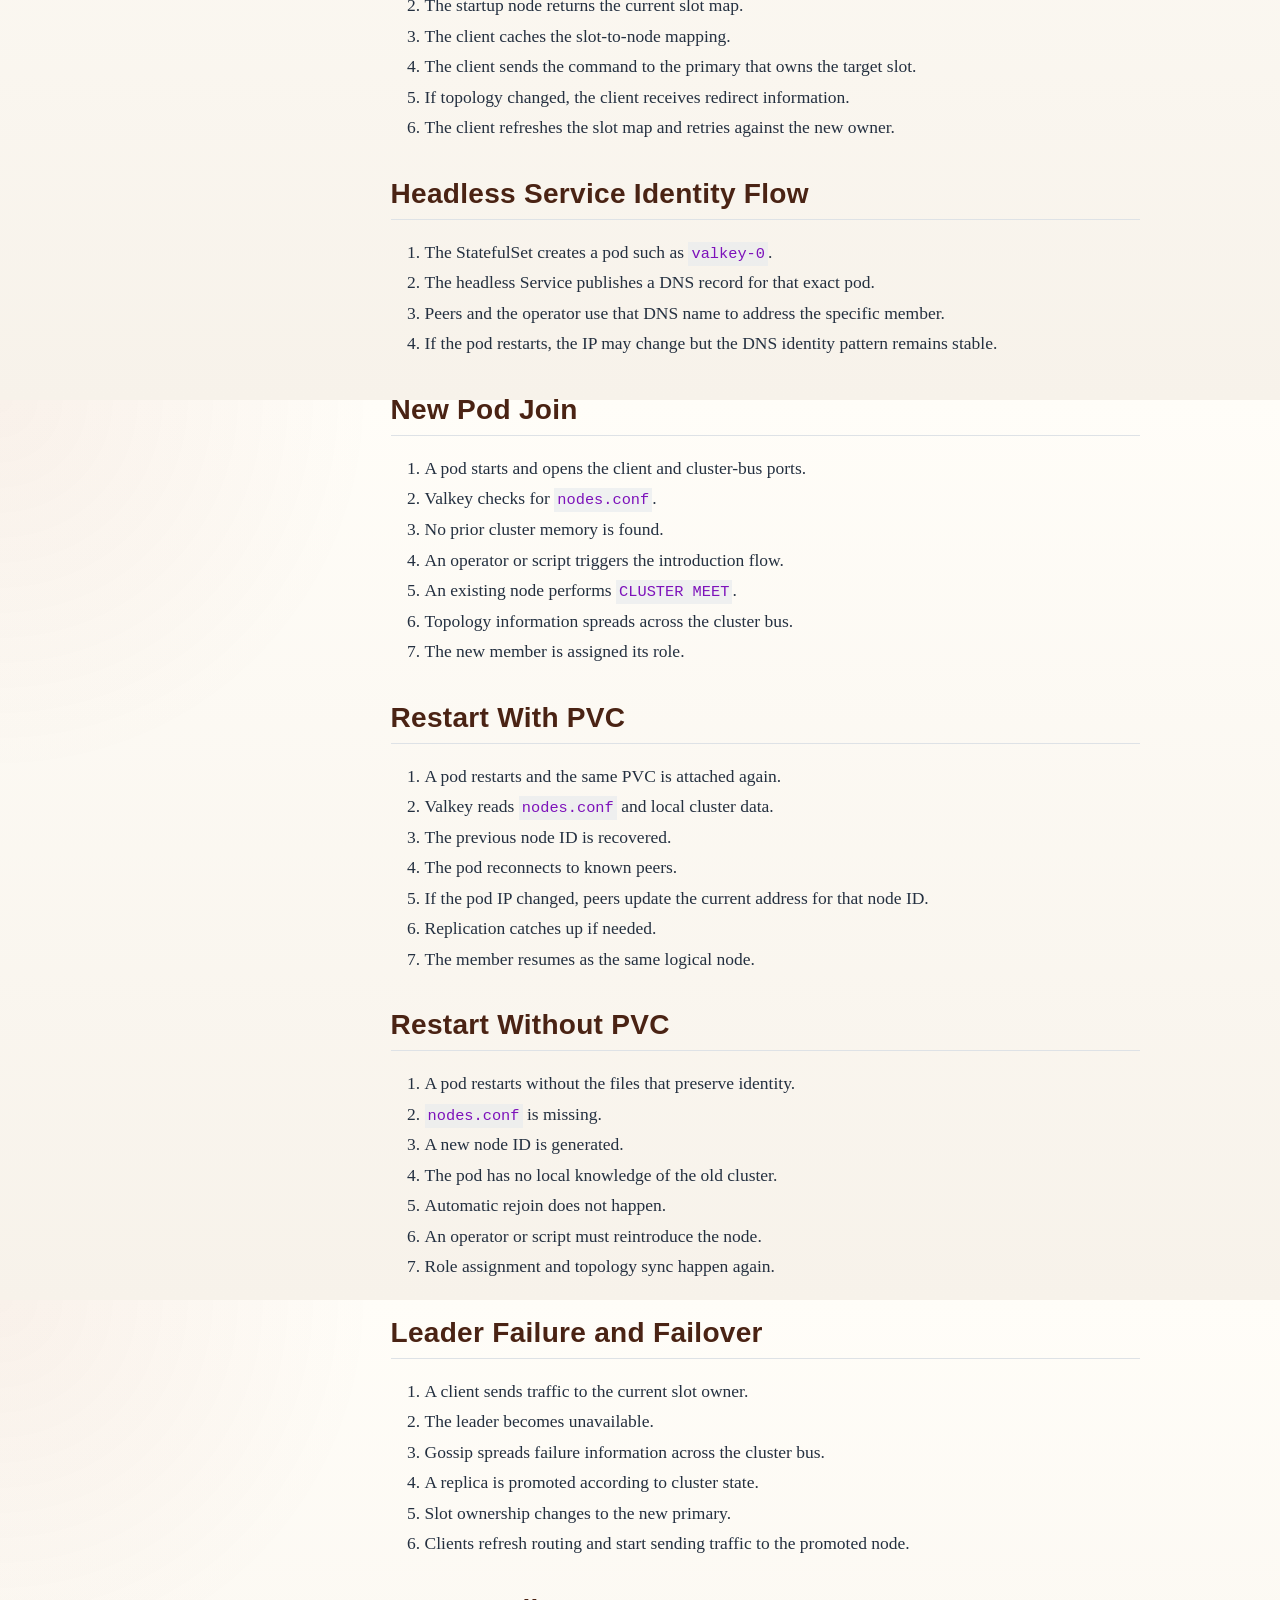
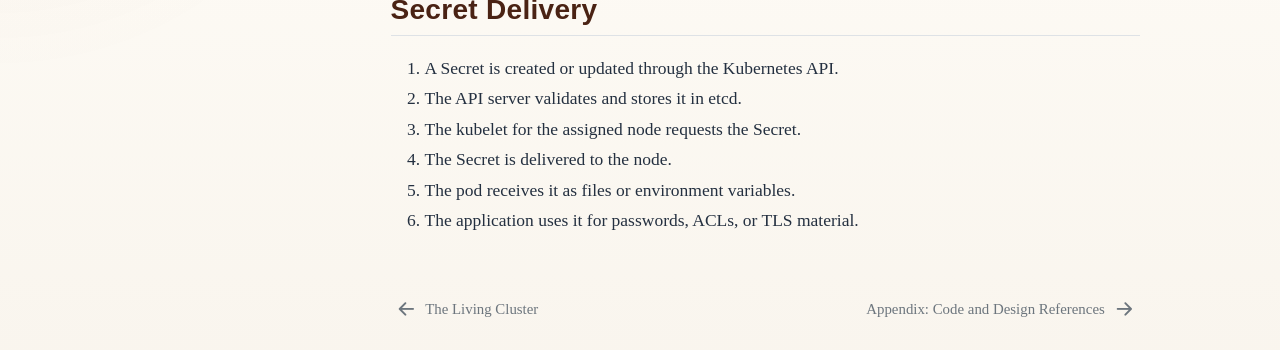
<file: appendix/01-system-replays.html>
<!DOCTYPE html>
<html xmlns="http://www.w3.org/1999/xhtml" lang="en" xml:lang="en"><head>

<meta charset="utf-8">
<meta name="generator" content="quarto-1.9.37">

<meta name="viewport" content="width=device-width, initial-scale=1.0, user-scalable=yes">


<title>Appendix: System Replays – Kubernetes Operators and the Valkey Cluster</title>
<style>
/* Default styles provided by pandoc.
** See https://pandoc.org/MANUAL.html#variables-for-html for config info.
*/
code{white-space: pre-wrap;}
span.smallcaps{font-variant: small-caps;}
div.columns{display: flex; gap: min(4vw, 1.5em);}
div.column{flex: auto; overflow-x: auto;}
div.hanging-indent{margin-left: 1.5em; text-indent: -1.5em;}
ul.task-list{list-style: none;}
ul.task-list li input[type="checkbox"] {
  width: 0.8em;
  margin: 0 0.8em 0.2em -1em; /* quarto-specific, see https://github.com/quarto-dev/quarto-cli/issues/4556 */ 
  vertical-align: middle;
}
</style>


<script src="../site_libs/quarto-nav/quarto-nav.js"></script>
<script src="../site_libs/quarto-nav/headroom.min.js"></script>
<script src="../site_libs/clipboard/clipboard.min.js"></script>
<script src="../site_libs/quarto-search/autocomplete.umd.js"></script>
<script src="../site_libs/quarto-search/fuse.min.js"></script>
<script src="../site_libs/quarto-search/quarto-search.js"></script>
<meta name="quarto:offset" content="../">
<link href="../appendix/02-code-and-design-references.html" rel="next">
<link href="../acts/03-how-the-cluster-lives.html" rel="prev">
<script src="../site_libs/quarto-html/quarto.js" type="module"></script>
<script src="../site_libs/quarto-html/tabsets/tabsets.js" type="module"></script>
<script src="../site_libs/quarto-html/popper.min.js"></script>
<script src="../site_libs/quarto-html/tippy.umd.min.js"></script>
<script src="../site_libs/quarto-html/anchor.min.js"></script>
<link href="../site_libs/quarto-html/tippy.css" rel="stylesheet">
<link href="../site_libs/quarto-html/quarto-syntax-highlighting-7f8f88aac4f3542376d5c11b86a4c14d.css" rel="stylesheet" id="quarto-text-highlighting-styles">
<script src="../site_libs/bootstrap/bootstrap.min.js"></script>
<link href="../site_libs/bootstrap/bootstrap-icons.css" rel="stylesheet">
<link href="../site_libs/bootstrap/bootstrap-367522ac618891c39d4b2ae87ea7600e.min.css" rel="stylesheet" append-hash="true" id="quarto-bootstrap" data-mode="light">
<script id="quarto-search-options" type="application/json">{
  "location": "sidebar",
  "copy-button": false,
  "collapse-after": 3,
  "panel-placement": "start",
  "type": "textbox",
  "limit": 50,
  "keyboard-shortcut": [
    "f",
    "/",
    "s"
  ],
  "show-item-context": false,
  "language": {
    "search-no-results-text": "No results",
    "search-matching-documents-text": "matching documents",
    "search-copy-link-title": "Copy link to search",
    "search-hide-matches-text": "Hide additional matches",
    "search-more-match-text": "more match in this document",
    "search-more-matches-text": "more matches in this document",
    "search-clear-button-title": "Clear",
    "search-text-placeholder": "",
    "search-detached-cancel-button-title": "Cancel",
    "search-submit-button-title": "Submit",
    "search-label": "Search"
  }
}</script>
<style>html{ scroll-behavior: smooth; }</style>


<link rel="stylesheet" href="../styles.css">
</head>

<body class="nav-sidebar floating fullcontent quarto-light">

<div id="quarto-search-results"></div>
  <header id="quarto-header" class="headroom fixed-top">
  <nav class="quarto-secondary-nav">
    <div class="container-fluid d-flex">
      <button type="button" class="quarto-btn-toggle btn" data-bs-toggle="collapse" role="button" data-bs-target=".quarto-sidebar-collapse-item" aria-controls="quarto-sidebar" aria-expanded="false" aria-label="Toggle sidebar navigation" onclick="if (window.quartoToggleHeadroom) { window.quartoToggleHeadroom(); }">
        <i class="bi bi-layout-text-sidebar-reverse"></i>
      </button>
        <nav class="quarto-page-breadcrumbs" aria-label="breadcrumb"><ol class="breadcrumb"><li class="breadcrumb-item"><a href="../appendix/01-system-replays.html"><span class="chapter-title">Appendix: System Replays</span></a></li></ol></nav>
        <a class="flex-grow-1" role="navigation" data-bs-toggle="collapse" data-bs-target=".quarto-sidebar-collapse-item" aria-controls="quarto-sidebar" aria-expanded="false" aria-label="Toggle sidebar navigation" onclick="if (window.quartoToggleHeadroom) { window.quartoToggleHeadroom(); }">      
        </a>
      <button type="button" class="btn quarto-search-button" aria-label="Search" onclick="window.quartoOpenSearch();">
        <i class="bi bi-search"></i>
      </button>
    </div>
  </nav>
</header>
<!-- content -->
<div id="quarto-content" class="quarto-container page-columns page-rows-contents page-layout-article">
<!-- sidebar -->
  <nav id="quarto-sidebar" class="sidebar collapse collapse-horizontal quarto-sidebar-collapse-item sidebar-navigation floating overflow-auto">
    <div class="pt-lg-2 mt-2 text-left sidebar-header">
    <div class="sidebar-title mb-0 py-0">
      <a href="../">Kubernetes Operators and the Valkey Cluster</a> 
        <div class="sidebar-tools-main">
    <a href="https://github.com/DharmendraChoudhary67/operator-doc" title="Source Code" class="quarto-navigation-tool px-1" aria-label="Source Code"><i class="bi bi-github"></i></a>
</div>
    </div>
      </div>
        <div class="mt-2 flex-shrink-0 align-items-center">
        <div class="sidebar-search">
        <div id="quarto-search" class="" title="Search"></div>
        </div>
        </div>
    <div class="sidebar-menu-container"> 
    <ul class="list-unstyled mt-1">
        <li class="sidebar-item">
  <div class="sidebar-item-container"> 
  <a href="../index.html" class="sidebar-item-text sidebar-link"><span class="chapter-title">Overview</span></a>
  </div>
</li>
        <li class="sidebar-item">
  <div class="sidebar-item-container"> 
  <a href="../acts/01-the-problem.html" class="sidebar-item-text sidebar-link"><span class="chapter-title">When the Crown Falls</span></a>
  </div>
</li>
        <li class="sidebar-item">
  <div class="sidebar-item-container"> 
  <a href="../acts/02-building-an-operator.html" class="sidebar-item-text sidebar-link"><span class="chapter-title">Operators</span></a>
  </div>
</li>
        <li class="sidebar-item">
  <div class="sidebar-item-container"> 
  <a href="../acts/basic-operator-in-practice.html" class="sidebar-item-text sidebar-link"><span class="chapter-title">Create a Basic Operator: Commands and Code</span></a>
  </div>
</li>
        <li class="sidebar-item">
  <div class="sidebar-item-container"> 
  <a href="../acts/04-operator-paths.html" class="sidebar-item-text sidebar-link"><span class="chapter-title">The Workstreams We Actually Explored</span></a>
  </div>
</li>
        <li class="sidebar-item">
  <div class="sidebar-item-container"> 
  <a href="../acts/scratch-and-opstree-flow.html" class="sidebar-item-text sidebar-link"><span class="chapter-title">Scratch-Built Operator and OpsTree-Style Flow</span></a>
  </div>
</li>
        <li class="sidebar-item">
  <div class="sidebar-item-container"> 
  <a href="../acts/official-operator-runtime.html" class="sidebar-item-text sidebar-link"><span class="chapter-title">Official Valkey Operator</span></a>
  </div>
</li>
        <li class="sidebar-item">
  <div class="sidebar-item-container"> 
  <a href="../acts/official-operator-our-changes.html" class="sidebar-item-text sidebar-link"><span class="chapter-title">Official Operator: Our Changes and Design Direction</span></a>
  </div>
</li>
        <li class="sidebar-item">
  <div class="sidebar-item-container"> 
  <a href="../acts/03-how-the-cluster-lives.html" class="sidebar-item-text sidebar-link"><span class="chapter-title">The Living Cluster</span></a>
  </div>
</li>
        <li class="sidebar-item">
  <div class="sidebar-item-container"> 
  <a href="../appendix/01-system-replays.html" class="sidebar-item-text sidebar-link active"><span class="chapter-title">Appendix: System Replays</span></a>
  </div>
</li>
        <li class="sidebar-item">
  <div class="sidebar-item-container"> 
  <a href="../appendix/02-code-and-design-references.html" class="sidebar-item-text sidebar-link"><span class="chapter-title">Appendix: Code and Design References</span></a>
  </div>
</li>
    </ul>
    </div>
</nav>
<div id="quarto-sidebar-glass" class="quarto-sidebar-collapse-item" data-bs-toggle="collapse" data-bs-target=".quarto-sidebar-collapse-item"></div>
<!-- margin-sidebar -->
    
<!-- main -->
<main class="content" id="quarto-document-content">

<header id="title-block-header" class="quarto-title-block default">
<div class="quarto-title">
<h1 class="title"><span class="chapter-title">Appendix: System Replays</span></h1>
</div>



<div class="quarto-title-meta">

    
  
    
  </div>
  


</header>


<p>This appendix keeps the most important flows in a tighter technical form. The order of events is intentionally direct here.</p>
<section id="operator-reconcile-loop" class="level2">
<h2 class="anchored" data-anchor-id="operator-reconcile-loop">Operator Reconcile Loop</h2>
<ol type="1">
<li>The operator reads the custom resource and related child resources.</li>
<li>The API server returns the current spec, status, and object state.</li>
<li>Watch events notify the operator when something changes.</li>
<li>The operator compares desired state with actual state.</li>
<li>If a mismatch exists, the operator reconciles by creating, updating, or deleting resources.</li>
<li>The operator updates status through the API server.</li>
<li>The API server persists the new state in etcd.</li>
</ol>
</section>
<section id="basic-operator-creation-flow" class="level2">
<h2 class="anchored" data-anchor-id="basic-operator-creation-flow">Basic Operator Creation Flow</h2>
<ol type="1">
<li>Create a local cluster such as <code>kind create cluster --name valkey-operator-doc</code>.</li>
<li>Run <code>kubebuilder init</code>.</li>
<li>Run <code>kubebuilder create api</code>.</li>
<li>Edit <code>api/v1alpha1/valkey_types.go</code>.</li>
<li>Edit <code>internal/controller/valkey_controller.go</code>.</li>
<li>Run <code>make manifests generate fmt</code>.</li>
<li>Run <code>go build ./...</code> and <code>make test</code>.</li>
<li>Install the CRD with <code>make install</code>.</li>
<li>Run the manager.</li>
<li>Apply the sample custom resource with <code>kubectl apply -f config/samples/cache_v1alpha1_valkey.yaml</code>.</li>
<li>Verify that the controller creates the child <code>Service</code> and <code>Deployment</code>.</li>
<li>Verify that the custom resource reaches <code>status.phase=Ready</code>.</li>
</ol>
</section>
<section id="scratch-built-operator-flow" class="level2">
<h2 class="anchored" data-anchor-id="scratch-built-operator-flow">Scratch-Built Operator Flow</h2>
<ol type="1">
<li>Apply the <code>ValkeyCluster</code> custom resource.</li>
<li>The API server validates the request.</li>
<li>The object is stored in etcd.</li>
<li>The controller receives the new desired state through the API server watch.</li>
<li>The controller creates the <code>ConfigMap</code>.</li>
<li>The controller creates the headless Services.</li>
<li>The controller creates the client-facing Service.</li>
<li>The controller creates the <code>StatefulSet</code> objects.</li>
<li>If shard anti-affinity is enabled, the controller adds the annotation to the pod template.</li>
<li>The API server validates and stores those child resources.</li>
<li>The <code>StatefulSet</code> controller creates Pod objects.</li>
<li>The API server admission chain handles each pod create request.</li>
<li>If the annotation is present, the mutating webhook injects the shard anti-affinity rules.</li>
<li>The scheduler assigns the pod to a node.</li>
<li>The kubelet starts the pod.</li>
<li>Operator-managed bootstrap logic introduces nodes to each other.</li>
<li>Primaries receive slots.</li>
<li>Replicas are attached to their intended primary.</li>
<li>Cluster status is checked and the cluster is marked ready.</li>
</ol>
</section>
<section id="official-operator-runtime" class="level2">
<h2 class="anchored" data-anchor-id="official-operator-runtime">Official Operator Runtime</h2>
<ol type="1">
<li>The CRDs are already installed in the cluster.</li>
<li>The user applies <code>ValkeyCluster</code>.</li>
<li>The API server validates the object.</li>
<li>The object is stored in etcd.</li>
<li>The operator receives the watch event and starts reconcile.</li>
<li>The operator creates cluster-level resources such as Services, ConfigMaps, and auth-related objects.</li>
<li>Those resources are validated and stored in etcd.</li>
<li>The operator calculates desired topology from shards and replicas.</li>
<li>The operator creates one internal <code>ValkeyNode</code> object per required member.</li>
<li>The API server stores those <code>ValkeyNode</code> objects.</li>
<li>The <code>ValkeyNode</code> controller creates the actual workloads from those internal objects.</li>
<li>The API server stores the workload objects.</li>
<li>The workload controllers create Pods.</li>
<li>The scheduler assigns nodes.</li>
<li>The kubelet starts containers and updates pod status.</li>
<li>The operator observes readiness and pod IPs.</li>
<li>The operator reads live Valkey state through network calls such as <code>CLUSTER INFO</code> and <code>CLUSTER NODES</code>.</li>
<li>If isolated nodes exist, the operator introduces them with <code>CLUSTER MEET</code>.</li>
<li>The operator assigns slots to primaries.</li>
<li>The operator attaches replicas to primaries.</li>
<li>The operator verifies shard count, replica count, and slot coverage.</li>
<li>The operator updates <code>ValkeyCluster.status</code>.</li>
<li>The API server stores the updated status in etcd.</li>
<li>The same reconcile pattern continues for scale, restart recovery, and topology drift.</li>
</ol>
</section>
<section id="official-operator-persistence-direction" class="level2">
<h2 class="anchored" data-anchor-id="official-operator-persistence-direction">Official Operator Persistence Direction</h2>
<ol type="1">
<li>Persistence is declared on <code>ValkeyCluster</code>.</li>
<li>The <code>ValkeyCluster</code> controller copies that persistence block into each <code>ValkeyNode</code>.</li>
<li>The <code>ValkeyNode</code> controller reconciles a named PVC for the node.</li>
<li>The PVC becomes a first-class child resource instead of hiding inside <code>volumeClaimTemplates</code>.</li>
<li>The pod mounts that PVC.</li>
<li>The node stores persistent data and <code>nodes.conf</code> there.</li>
<li>Status conditions report whether the PVC is ready and whether the requested size is satisfied.</li>
<li>Reclaim policy and finalizers control retain-vs-delete behavior on node deletion.</li>
</ol>
</section>
<section id="official-operator-placement-direction" class="level2">
<h2 class="anchored" data-anchor-id="official-operator-placement-direction">Official Operator Placement Direction</h2>
<ol type="1">
<li>Placement intent is declared on <code>ValkeyCluster</code>.</li>
<li>The controller propagates that intent to each <code>ValkeyNode</code>.</li>
<li>The <code>ValkeyNode</code> resource builder augments topology spread constraints with shard-aware labels.</li>
<li>The workload pod template contains the final scheduling rules.</li>
<li>The scheduler places nodes using those native Kubernetes constraints.</li>
</ol>
</section>
<section id="client-routing-flow" class="level2">
<h2 class="anchored" data-anchor-id="client-routing-flow">Client Routing Flow</h2>
<ol type="1">
<li>The client connects to a startup node or API layer.</li>
<li>The startup node returns the current slot map.</li>
<li>The client caches the slot-to-node mapping.</li>
<li>The client sends the command to the primary that owns the target slot.</li>
<li>If topology changed, the client receives redirect information.</li>
<li>The client refreshes the slot map and retries against the new owner.</li>
</ol>
</section>
<section id="headless-service-identity-flow" class="level2">
<h2 class="anchored" data-anchor-id="headless-service-identity-flow">Headless Service Identity Flow</h2>
<ol type="1">
<li>The StatefulSet creates a pod such as <code>valkey-0</code>.</li>
<li>The headless Service publishes a DNS record for that exact pod.</li>
<li>Peers and the operator use that DNS name to address the specific member.</li>
<li>If the pod restarts, the IP may change but the DNS identity pattern remains stable.</li>
</ol>
</section>
<section id="new-pod-join" class="level2">
<h2 class="anchored" data-anchor-id="new-pod-join">New Pod Join</h2>
<ol type="1">
<li>A pod starts and opens the client and cluster-bus ports.</li>
<li>Valkey checks for <code>nodes.conf</code>.</li>
<li>No prior cluster memory is found.</li>
<li>An operator or script triggers the introduction flow.</li>
<li>An existing node performs <code>CLUSTER MEET</code>.</li>
<li>Topology information spreads across the cluster bus.</li>
<li>The new member is assigned its role.</li>
</ol>
</section>
<section id="restart-with-pvc" class="level2">
<h2 class="anchored" data-anchor-id="restart-with-pvc">Restart With PVC</h2>
<ol type="1">
<li>A pod restarts and the same PVC is attached again.</li>
<li>Valkey reads <code>nodes.conf</code> and local cluster data.</li>
<li>The previous node ID is recovered.</li>
<li>The pod reconnects to known peers.</li>
<li>If the pod IP changed, peers update the current address for that node ID.</li>
<li>Replication catches up if needed.</li>
<li>The member resumes as the same logical node.</li>
</ol>
</section>
<section id="restart-without-pvc" class="level2">
<h2 class="anchored" data-anchor-id="restart-without-pvc">Restart Without PVC</h2>
<ol type="1">
<li>A pod restarts without the files that preserve identity.</li>
<li><code>nodes.conf</code> is missing.</li>
<li>A new node ID is generated.</li>
<li>The pod has no local knowledge of the old cluster.</li>
<li>Automatic rejoin does not happen.</li>
<li>An operator or script must reintroduce the node.</li>
<li>Role assignment and topology sync happen again.</li>
</ol>
</section>
<section id="leader-failure-and-failover" class="level2">
<h2 class="anchored" data-anchor-id="leader-failure-and-failover">Leader Failure and Failover</h2>
<ol type="1">
<li>A client sends traffic to the current slot owner.</li>
<li>The leader becomes unavailable.</li>
<li>Gossip spreads failure information across the cluster bus.</li>
<li>A replica is promoted according to cluster state.</li>
<li>Slot ownership changes to the new primary.</li>
<li>Clients refresh routing and start sending traffic to the promoted node.</li>
</ol>
</section>
<section id="secret-delivery" class="level2">
<h2 class="anchored" data-anchor-id="secret-delivery">Secret Delivery</h2>
<ol type="1">
<li>A Secret is created or updated through the Kubernetes API.</li>
<li>The API server validates and stores it in etcd.</li>
<li>The kubelet for the assigned node requests the Secret.</li>
<li>The Secret is delivered to the node.</li>
<li>The pod receives it as files or environment variables.</li>
<li>The application uses it for passwords, ACLs, or TLS material.</li>
</ol>


</section>

</main> <!-- /main -->
<script>
document.addEventListener("keydown", function (event) {
  const target = event.target;
  const isTypingContext =
    target &&
    (target.tagName === "INPUT" ||
      target.tagName === "TEXTAREA" ||
      target.tagName === "SELECT" ||
      target.isContentEditable);

  if (isTypingContext || event.metaKey || event.ctrlKey || event.altKey) {
    return;
  }

  const prev = document.querySelector('link[rel="prev"]');
  const next = document.querySelector('link[rel="next"]');

  if (event.key === "ArrowLeft" && prev) {
    window.location.href = prev.href;
  }

  if (event.key === "ArrowRight" && next) {
    window.location.href = next.href;
  }
});
</script>
<script id="quarto-html-after-body" type="application/javascript">
  window.document.addEventListener("DOMContentLoaded", function (event) {
    const icon = "";
    const anchorJS = new window.AnchorJS();
    anchorJS.options = {
      placement: 'right',
      icon: icon
    };
    anchorJS.add('.anchored');
    const isCodeAnnotation = (el) => {
      for (const clz of el.classList) {
        if (clz.startsWith('code-annotation-')) {                     
          return true;
        }
      }
      return false;
    }
    const onCopySuccess = function(e) {
      // button target
      const button = e.trigger;
      // don't keep focus
      button.blur();
      // flash "checked"
      button.classList.add('code-copy-button-checked');
      var currentTitle = button.getAttribute("title");
      button.setAttribute("title", "Copied!");
      let tooltip;
      if (window.bootstrap) {
        button.setAttribute("data-bs-toggle", "tooltip");
        button.setAttribute("data-bs-placement", "left");
        button.setAttribute("data-bs-title", "Copied!");
        tooltip = new bootstrap.Tooltip(button, 
          { trigger: "manual", 
            customClass: "code-copy-button-tooltip",
            offset: [0, -8]});
        tooltip.show();    
      }
      setTimeout(function() {
        if (tooltip) {
          tooltip.hide();
          button.removeAttribute("data-bs-title");
          button.removeAttribute("data-bs-toggle");
          button.removeAttribute("data-bs-placement");
        }
        button.setAttribute("title", currentTitle);
        button.classList.remove('code-copy-button-checked');
      }, 1000);
      // clear code selection
      e.clearSelection();
    }
    const getTextToCopy = function(trigger) {
      const outerScaffold = trigger.parentElement.cloneNode(true);
      const codeEl = outerScaffold.querySelector('code');
      for (const childEl of codeEl.children) {
        if (isCodeAnnotation(childEl)) {
          childEl.remove();
        }
      }
      return codeEl.innerText;
    }
    const clipboard = new window.ClipboardJS('.code-copy-button:not([data-in-quarto-modal])', {
      text: getTextToCopy
    });
    clipboard.on('success', onCopySuccess);
    if (window.document.getElementById('quarto-embedded-source-code-modal')) {
      const clipboardModal = new window.ClipboardJS('.code-copy-button[data-in-quarto-modal]', {
        text: getTextToCopy,
        container: window.document.getElementById('quarto-embedded-source-code-modal')
      });
      clipboardModal.on('success', onCopySuccess);
    }
      var localhostRegex = new RegExp(/^(?:http|https):\/\/localhost\:?[0-9]*\//);
      var mailtoRegex = new RegExp(/^mailto:/);
        var filterRegex = new RegExp('/' + window.location.host + '/');
      var isInternal = (href) => {
          return filterRegex.test(href) || localhostRegex.test(href) || mailtoRegex.test(href);
      }
      // Inspect non-navigation links and adorn them if external
     var links = window.document.querySelectorAll('a[href]:not(.nav-link):not(.navbar-brand):not(.toc-action):not(.sidebar-link):not(.sidebar-item-toggle):not(.pagination-link):not(.no-external):not([aria-hidden]):not(.dropdown-item):not(.quarto-navigation-tool):not(.about-link)');
      for (var i=0; i<links.length; i++) {
        const link = links[i];
        if (!isInternal(link.href)) {
          // undo the damage that might have been done by quarto-nav.js in the case of
          // links that we want to consider external
          if (link.dataset.originalHref !== undefined) {
            link.href = link.dataset.originalHref;
          }
        }
      }
    function tippyHover(el, contentFn, onTriggerFn, onUntriggerFn) {
      const config = {
        allowHTML: true,
        maxWidth: 500,
        delay: 100,
        arrow: false,
        appendTo: function(el) {
            return el.parentElement;
        },
        interactive: true,
        interactiveBorder: 10,
        theme: 'quarto',
        placement: 'bottom-start',
      };
      if (contentFn) {
        config.content = contentFn;
      }
      if (onTriggerFn) {
        config.onTrigger = onTriggerFn;
      }
      if (onUntriggerFn) {
        config.onUntrigger = onUntriggerFn;
      }
      window.tippy(el, config); 
    }
    const noterefs = window.document.querySelectorAll('a[role="doc-noteref"]');
    for (var i=0; i<noterefs.length; i++) {
      const ref = noterefs[i];
      tippyHover(ref, function() {
        // use id or data attribute instead here
        let href = ref.getAttribute('data-footnote-href') || ref.getAttribute('href');
        try { href = new URL(href).hash; } catch {}
        const id = href.replace(/^#\/?/, "");
        const note = window.document.getElementById(id);
        if (note) {
          return note.innerHTML;
        } else {
          return "";
        }
      });
    }
    const xrefs = window.document.querySelectorAll('a.quarto-xref');
    const processXRef = (id, note) => {
      // Strip column container classes
      const stripColumnClz = (el) => {
        el.classList.remove("page-full", "page-columns");
        if (el.children) {
          for (const child of el.children) {
            stripColumnClz(child);
          }
        }
      }
      stripColumnClz(note)
      if (id === null || id.startsWith('sec-')) {
        // Special case sections, only their first couple elements
        const container = document.createElement("div");
        if (note.children && note.children.length > 2) {
          container.appendChild(note.children[0].cloneNode(true));
          for (let i = 1; i < note.children.length; i++) {
            const child = note.children[i];
            if (child.tagName === "P" && child.innerText === "") {
              continue;
            } else {
              container.appendChild(child.cloneNode(true));
              break;
            }
          }
          if (window.Quarto?.typesetMath) {
            window.Quarto.typesetMath(container);
          }
          return container.innerHTML
        } else {
          if (window.Quarto?.typesetMath) {
            window.Quarto.typesetMath(note);
          }
          return note.innerHTML;
        }
      } else {
        // Remove any anchor links if they are present
        const anchorLink = note.querySelector('a.anchorjs-link');
        if (anchorLink) {
          anchorLink.remove();
        }
        if (window.Quarto?.typesetMath) {
          window.Quarto.typesetMath(note);
        }
        if (note.classList.contains("callout")) {
          return note.outerHTML;
        } else {
          return note.innerHTML;
        }
      }
    }
    for (var i=0; i<xrefs.length; i++) {
      const xref = xrefs[i];
      tippyHover(xref, undefined, function(instance) {
        instance.disable();
        let url = xref.getAttribute('href');
        let hash = undefined; 
        if (url.startsWith('#')) {
          hash = url;
        } else {
          try { hash = new URL(url).hash; } catch {}
        }
        if (hash) {
          const id = hash.replace(/^#\/?/, "");
          const note = window.document.getElementById(id);
          if (note !== null) {
            try {
              const html = processXRef(id, note.cloneNode(true));
              instance.setContent(html);
            } finally {
              instance.enable();
              instance.show();
            }
          } else {
            // See if we can fetch this
            fetch(url.split('#')[0])
            .then(res => res.text())
            .then(html => {
              const parser = new DOMParser();
              const htmlDoc = parser.parseFromString(html, "text/html");
              const note = htmlDoc.getElementById(id);
              if (note !== null) {
                const html = processXRef(id, note);
                instance.setContent(html);
              } 
            }).finally(() => {
              instance.enable();
              instance.show();
            });
          }
        } else {
          // See if we can fetch a full url (with no hash to target)
          // This is a special case and we should probably do some content thinning / targeting
          fetch(url)
          .then(res => res.text())
          .then(html => {
            const parser = new DOMParser();
            const htmlDoc = parser.parseFromString(html, "text/html");
            const note = htmlDoc.querySelector('main.content');
            if (note !== null) {
              // This should only happen for chapter cross references
              // (since there is no id in the URL)
              // remove the first header
              if (note.children.length > 0 && note.children[0].tagName === "HEADER") {
                note.children[0].remove();
              }
              const html = processXRef(null, note);
              instance.setContent(html);
            } 
          }).finally(() => {
            instance.enable();
            instance.show();
          });
        }
      }, function(instance) {
      });
    }
        let selectedAnnoteEl;
        const selectorForAnnotation = ( cell, annotation) => {
          let cellAttr = 'data-code-cell="' + cell + '"';
          let lineAttr = 'data-code-annotation="' +  annotation + '"';
          const selector = 'span[' + cellAttr + '][' + lineAttr + ']';
          return selector;
        }
        const selectCodeLines = (annoteEl) => {
          const doc = window.document;
          const targetCell = annoteEl.getAttribute("data-target-cell");
          const targetAnnotation = annoteEl.getAttribute("data-target-annotation");
          const annoteSpan = window.document.querySelector(selectorForAnnotation(targetCell, targetAnnotation));
          const lines = annoteSpan.getAttribute("data-code-lines").split(",");
          const lineIds = lines.map((line) => {
            return targetCell + "-" + line;
          })
          let top = null;
          let height = null;
          let parent = null;
          if (lineIds.length > 0) {
              //compute the position of the single el (top and bottom and make a div)
              const el = window.document.getElementById(lineIds[0]);
              top = el.offsetTop;
              height = el.offsetHeight;
              parent = el.parentElement.parentElement;
            if (lineIds.length > 1) {
              const lastEl = window.document.getElementById(lineIds[lineIds.length - 1]);
              const bottom = lastEl.offsetTop + lastEl.offsetHeight;
              height = bottom - top;
            }
            if (top !== null && height !== null && parent !== null) {
              // cook up a div (if necessary) and position it 
              let div = window.document.getElementById("code-annotation-line-highlight");
              if (div === null) {
                div = window.document.createElement("div");
                div.setAttribute("id", "code-annotation-line-highlight");
                div.style.position = 'absolute';
                parent.appendChild(div);
              }
              div.style.top = top - 2 + "px";
              div.style.height = height + 4 + "px";
              div.style.left = 0;
              let gutterDiv = window.document.getElementById("code-annotation-line-highlight-gutter");
              if (gutterDiv === null) {
                gutterDiv = window.document.createElement("div");
                gutterDiv.setAttribute("id", "code-annotation-line-highlight-gutter");
                gutterDiv.style.position = 'absolute';
                const codeCell = window.document.getElementById(targetCell);
                const gutter = codeCell.querySelector('.code-annotation-gutter');
                gutter.appendChild(gutterDiv);
              }
              gutterDiv.style.top = top - 2 + "px";
              gutterDiv.style.height = height + 4 + "px";
            }
            selectedAnnoteEl = annoteEl;
          }
        };
        const unselectCodeLines = () => {
          const elementsIds = ["code-annotation-line-highlight", "code-annotation-line-highlight-gutter"];
          elementsIds.forEach((elId) => {
            const div = window.document.getElementById(elId);
            if (div) {
              div.remove();
            }
          });
          selectedAnnoteEl = undefined;
        };
          // Handle positioning of the toggle
      window.addEventListener(
        "resize",
        throttle(() => {
          elRect = undefined;
          if (selectedAnnoteEl) {
            selectCodeLines(selectedAnnoteEl);
          }
        }, 10)
      );
      function throttle(fn, ms) {
      let throttle = false;
      let timer;
        return (...args) => {
          if(!throttle) { // first call gets through
              fn.apply(this, args);
              throttle = true;
          } else { // all the others get throttled
              if(timer) clearTimeout(timer); // cancel #2
              timer = setTimeout(() => {
                fn.apply(this, args);
                timer = throttle = false;
              }, ms);
          }
        };
      }
        // Attach click handler to the DT
        const annoteDls = window.document.querySelectorAll('dt[data-target-cell]');
        for (const annoteDlNode of annoteDls) {
          annoteDlNode.addEventListener('click', (event) => {
            const clickedEl = event.target;
            if (clickedEl !== selectedAnnoteEl) {
              unselectCodeLines();
              const activeEl = window.document.querySelector('dt[data-target-cell].code-annotation-active');
              if (activeEl) {
                activeEl.classList.remove('code-annotation-active');
              }
              selectCodeLines(clickedEl);
              clickedEl.classList.add('code-annotation-active');
            } else {
              // Unselect the line
              unselectCodeLines();
              clickedEl.classList.remove('code-annotation-active');
            }
          });
        }
    const findCites = (el) => {
      const parentEl = el.parentElement;
      if (parentEl) {
        const cites = parentEl.dataset.cites;
        if (cites) {
          return {
            el,
            cites: cites.split(' ')
          };
        } else {
          return findCites(el.parentElement)
        }
      } else {
        return undefined;
      }
    };
    var bibliorefs = window.document.querySelectorAll('a[role="doc-biblioref"]');
    for (var i=0; i<bibliorefs.length; i++) {
      const ref = bibliorefs[i];
      const citeInfo = findCites(ref);
      if (citeInfo) {
        tippyHover(citeInfo.el, function() {
          var popup = window.document.createElement('div');
          citeInfo.cites.forEach(function(cite) {
            var citeDiv = window.document.createElement('div');
            citeDiv.classList.add('hanging-indent');
            citeDiv.classList.add('csl-entry');
            var biblioDiv = window.document.getElementById('ref-' + cite);
            if (biblioDiv) {
              citeDiv.innerHTML = biblioDiv.innerHTML;
            }
            popup.appendChild(citeDiv);
          });
          return popup.innerHTML;
        });
      }
    }
  });
  </script>
<nav class="page-navigation">
  <div class="nav-page nav-page-previous">
      <a href="../acts/03-how-the-cluster-lives.html" class="pagination-link" aria-label="The Living Cluster">
        <i class="bi bi-arrow-left-short"></i> <span class="nav-page-text"><span class="chapter-title">The Living Cluster</span></span>
      </a>          
  </div>
  <div class="nav-page nav-page-next">
      <a href="../appendix/02-code-and-design-references.html" class="pagination-link" aria-label="Appendix: Code and Design References">
        <span class="nav-page-text"><span class="chapter-title">Appendix: Code and Design References</span></span> <i class="bi bi-arrow-right-short"></i>
      </a>
  </div>
</nav>
</div> <!-- /content -->




<script src="../site_libs/quarto-html/zenscroll-min.js"></script>
</body></html>
</file>
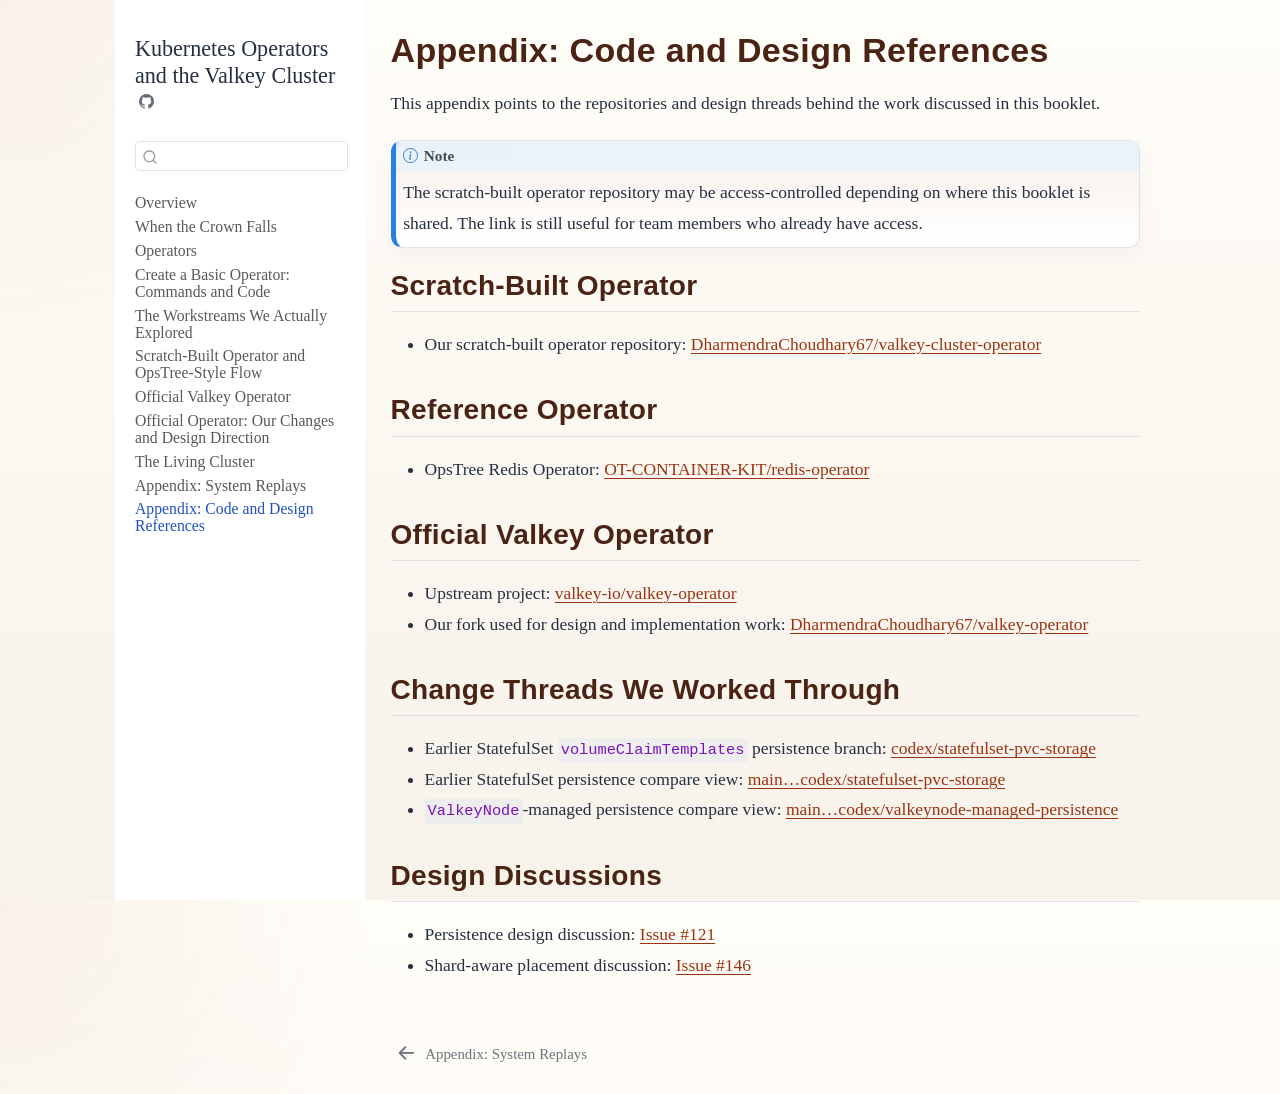
<file: appendix/02-code-and-design-references.html>
<!DOCTYPE html>
<html xmlns="http://www.w3.org/1999/xhtml" lang="en" xml:lang="en"><head>

<meta charset="utf-8">
<meta name="generator" content="quarto-1.9.37">

<meta name="viewport" content="width=device-width, initial-scale=1.0, user-scalable=yes">


<title>Appendix: Code and Design References – Kubernetes Operators and the Valkey Cluster</title>
<style>
/* Default styles provided by pandoc.
** See https://pandoc.org/MANUAL.html#variables-for-html for config info.
*/
code{white-space: pre-wrap;}
span.smallcaps{font-variant: small-caps;}
div.columns{display: flex; gap: min(4vw, 1.5em);}
div.column{flex: auto; overflow-x: auto;}
div.hanging-indent{margin-left: 1.5em; text-indent: -1.5em;}
ul.task-list{list-style: none;}
ul.task-list li input[type="checkbox"] {
  width: 0.8em;
  margin: 0 0.8em 0.2em -1em; /* quarto-specific, see https://github.com/quarto-dev/quarto-cli/issues/4556 */ 
  vertical-align: middle;
}
</style>


<script src="../site_libs/quarto-nav/quarto-nav.js"></script>
<script src="../site_libs/quarto-nav/headroom.min.js"></script>
<script src="../site_libs/clipboard/clipboard.min.js"></script>
<script src="../site_libs/quarto-search/autocomplete.umd.js"></script>
<script src="../site_libs/quarto-search/fuse.min.js"></script>
<script src="../site_libs/quarto-search/quarto-search.js"></script>
<meta name="quarto:offset" content="../">
<link href="../appendix/01-system-replays.html" rel="prev">
<script src="../site_libs/quarto-html/quarto.js" type="module"></script>
<script src="../site_libs/quarto-html/tabsets/tabsets.js" type="module"></script>
<script src="../site_libs/quarto-html/popper.min.js"></script>
<script src="../site_libs/quarto-html/tippy.umd.min.js"></script>
<script src="../site_libs/quarto-html/anchor.min.js"></script>
<link href="../site_libs/quarto-html/tippy.css" rel="stylesheet">
<link href="../site_libs/quarto-html/quarto-syntax-highlighting-7f8f88aac4f3542376d5c11b86a4c14d.css" rel="stylesheet" id="quarto-text-highlighting-styles">
<script src="../site_libs/bootstrap/bootstrap.min.js"></script>
<link href="../site_libs/bootstrap/bootstrap-icons.css" rel="stylesheet">
<link href="../site_libs/bootstrap/bootstrap-367522ac618891c39d4b2ae87ea7600e.min.css" rel="stylesheet" append-hash="true" id="quarto-bootstrap" data-mode="light">
<script id="quarto-search-options" type="application/json">{
  "location": "sidebar",
  "copy-button": false,
  "collapse-after": 3,
  "panel-placement": "start",
  "type": "textbox",
  "limit": 50,
  "keyboard-shortcut": [
    "f",
    "/",
    "s"
  ],
  "show-item-context": false,
  "language": {
    "search-no-results-text": "No results",
    "search-matching-documents-text": "matching documents",
    "search-copy-link-title": "Copy link to search",
    "search-hide-matches-text": "Hide additional matches",
    "search-more-match-text": "more match in this document",
    "search-more-matches-text": "more matches in this document",
    "search-clear-button-title": "Clear",
    "search-text-placeholder": "",
    "search-detached-cancel-button-title": "Cancel",
    "search-submit-button-title": "Submit",
    "search-label": "Search"
  }
}</script>
<style>html{ scroll-behavior: smooth; }</style>


<link rel="stylesheet" href="../styles.css">
</head>

<body class="nav-sidebar floating fullcontent quarto-light">

<div id="quarto-search-results"></div>
  <header id="quarto-header" class="headroom fixed-top">
  <nav class="quarto-secondary-nav">
    <div class="container-fluid d-flex">
      <button type="button" class="quarto-btn-toggle btn" data-bs-toggle="collapse" role="button" data-bs-target=".quarto-sidebar-collapse-item" aria-controls="quarto-sidebar" aria-expanded="false" aria-label="Toggle sidebar navigation" onclick="if (window.quartoToggleHeadroom) { window.quartoToggleHeadroom(); }">
        <i class="bi bi-layout-text-sidebar-reverse"></i>
      </button>
        <nav class="quarto-page-breadcrumbs" aria-label="breadcrumb"><ol class="breadcrumb"><li class="breadcrumb-item"><a href="../appendix/02-code-and-design-references.html"><span class="chapter-title">Appendix: Code and Design References</span></a></li></ol></nav>
        <a class="flex-grow-1" role="navigation" data-bs-toggle="collapse" data-bs-target=".quarto-sidebar-collapse-item" aria-controls="quarto-sidebar" aria-expanded="false" aria-label="Toggle sidebar navigation" onclick="if (window.quartoToggleHeadroom) { window.quartoToggleHeadroom(); }">      
        </a>
      <button type="button" class="btn quarto-search-button" aria-label="Search" onclick="window.quartoOpenSearch();">
        <i class="bi bi-search"></i>
      </button>
    </div>
  </nav>
</header>
<!-- content -->
<div id="quarto-content" class="quarto-container page-columns page-rows-contents page-layout-article">
<!-- sidebar -->
  <nav id="quarto-sidebar" class="sidebar collapse collapse-horizontal quarto-sidebar-collapse-item sidebar-navigation floating overflow-auto">
    <div class="pt-lg-2 mt-2 text-left sidebar-header">
    <div class="sidebar-title mb-0 py-0">
      <a href="../">Kubernetes Operators and the Valkey Cluster</a> 
        <div class="sidebar-tools-main">
    <a href="https://github.com/DharmendraChoudhary67/operator-doc" title="Source Code" class="quarto-navigation-tool px-1" aria-label="Source Code"><i class="bi bi-github"></i></a>
</div>
    </div>
      </div>
        <div class="mt-2 flex-shrink-0 align-items-center">
        <div class="sidebar-search">
        <div id="quarto-search" class="" title="Search"></div>
        </div>
        </div>
    <div class="sidebar-menu-container"> 
    <ul class="list-unstyled mt-1">
        <li class="sidebar-item">
  <div class="sidebar-item-container"> 
  <a href="../index.html" class="sidebar-item-text sidebar-link"><span class="chapter-title">Overview</span></a>
  </div>
</li>
        <li class="sidebar-item">
  <div class="sidebar-item-container"> 
  <a href="../acts/01-the-problem.html" class="sidebar-item-text sidebar-link"><span class="chapter-title">When the Crown Falls</span></a>
  </div>
</li>
        <li class="sidebar-item">
  <div class="sidebar-item-container"> 
  <a href="../acts/02-building-an-operator.html" class="sidebar-item-text sidebar-link"><span class="chapter-title">Operators</span></a>
  </div>
</li>
        <li class="sidebar-item">
  <div class="sidebar-item-container"> 
  <a href="../acts/basic-operator-in-practice.html" class="sidebar-item-text sidebar-link"><span class="chapter-title">Create a Basic Operator: Commands and Code</span></a>
  </div>
</li>
        <li class="sidebar-item">
  <div class="sidebar-item-container"> 
  <a href="../acts/04-operator-paths.html" class="sidebar-item-text sidebar-link"><span class="chapter-title">The Workstreams We Actually Explored</span></a>
  </div>
</li>
        <li class="sidebar-item">
  <div class="sidebar-item-container"> 
  <a href="../acts/scratch-and-opstree-flow.html" class="sidebar-item-text sidebar-link"><span class="chapter-title">Scratch-Built Operator and OpsTree-Style Flow</span></a>
  </div>
</li>
        <li class="sidebar-item">
  <div class="sidebar-item-container"> 
  <a href="../acts/official-operator-runtime.html" class="sidebar-item-text sidebar-link"><span class="chapter-title">Official Valkey Operator</span></a>
  </div>
</li>
        <li class="sidebar-item">
  <div class="sidebar-item-container"> 
  <a href="../acts/official-operator-our-changes.html" class="sidebar-item-text sidebar-link"><span class="chapter-title">Official Operator: Our Changes and Design Direction</span></a>
  </div>
</li>
        <li class="sidebar-item">
  <div class="sidebar-item-container"> 
  <a href="../acts/03-how-the-cluster-lives.html" class="sidebar-item-text sidebar-link"><span class="chapter-title">The Living Cluster</span></a>
  </div>
</li>
        <li class="sidebar-item">
  <div class="sidebar-item-container"> 
  <a href="../appendix/01-system-replays.html" class="sidebar-item-text sidebar-link"><span class="chapter-title">Appendix: System Replays</span></a>
  </div>
</li>
        <li class="sidebar-item">
  <div class="sidebar-item-container"> 
  <a href="../appendix/02-code-and-design-references.html" class="sidebar-item-text sidebar-link active"><span class="chapter-title">Appendix: Code and Design References</span></a>
  </div>
</li>
    </ul>
    </div>
</nav>
<div id="quarto-sidebar-glass" class="quarto-sidebar-collapse-item" data-bs-toggle="collapse" data-bs-target=".quarto-sidebar-collapse-item"></div>
<!-- margin-sidebar -->
    
<!-- main -->
<main class="content" id="quarto-document-content">

<header id="title-block-header" class="quarto-title-block default">
<div class="quarto-title">
<h1 class="title"><span class="chapter-title">Appendix: Code and Design References</span></h1>
</div>



<div class="quarto-title-meta">

    
  
    
  </div>
  


</header>


<p>This appendix points to the repositories and design threads behind the work discussed in this booklet.</p>
<div class="callout callout-style-default callout-note callout-titled">
<div class="callout-header d-flex align-content-center">
<div class="callout-icon-container">
<i class="callout-icon"></i>
</div>
<div class="callout-title-container flex-fill">
Note
</div>
</div>
<div class="callout-body-container callout-body">
<p>The scratch-built operator repository may be access-controlled depending on where this booklet is shared. The link is still useful for team members who already have access.</p>
</div>
</div>
<section id="scratch-built-operator" class="level2">
<h2 class="anchored" data-anchor-id="scratch-built-operator">Scratch-Built Operator</h2>
<ul>
<li>Our scratch-built operator repository: <a href="https://github.com/DharmendraChoudhary67/valkey-cluster-operator">DharmendraChoudhary67/valkey-cluster-operator</a></li>
</ul>
</section>
<section id="reference-operator" class="level2">
<h2 class="anchored" data-anchor-id="reference-operator">Reference Operator</h2>
<ul>
<li>OpsTree Redis Operator: <a href="https://github.com/OT-CONTAINER-KIT/redis-operator">OT-CONTAINER-KIT/redis-operator</a></li>
</ul>
</section>
<section id="official-valkey-operator" class="level2">
<h2 class="anchored" data-anchor-id="official-valkey-operator">Official Valkey Operator</h2>
<ul>
<li>Upstream project: <a href="https://github.com/valkey-io/valkey-operator">valkey-io/valkey-operator</a></li>
<li>Our fork used for design and implementation work: <a href="https://github.com/DharmendraChoudhary67/valkey-operator">DharmendraChoudhary67/valkey-operator</a></li>
</ul>
</section>
<section id="change-threads-we-worked-through" class="level2">
<h2 class="anchored" data-anchor-id="change-threads-we-worked-through">Change Threads We Worked Through</h2>
<ul>
<li>Earlier StatefulSet <code>volumeClaimTemplates</code> persistence branch: <a href="https://github.com/DharmendraChoudhary67/valkey-operator/tree/codex/statefulset-pvc-storage">codex/statefulset-pvc-storage</a></li>
<li>Earlier StatefulSet persistence compare view: <a href="https://github.com/DharmendraChoudhary67/valkey-operator/compare/main...codex/statefulset-pvc-storage">main…codex/statefulset-pvc-storage</a></li>
<li><code>ValkeyNode</code>-managed persistence compare view: <a href="https://github.com/DharmendraChoudhary67/valkey-operator/compare/main...codex/valkeynode-managed-persistence">main…codex/valkeynode-managed-persistence</a></li>
</ul>
</section>
<section id="design-discussions" class="level2">
<h2 class="anchored" data-anchor-id="design-discussions">Design Discussions</h2>
<ul>
<li>Persistence design discussion: <a href="https://github.com/valkey-io/valkey-operator/issues/121">Issue #121</a></li>
<li>Shard-aware placement discussion: <a href="https://github.com/valkey-io/valkey-operator/issues/146">Issue #146</a></li>
</ul>


</section>

</main> <!-- /main -->
<script>
document.addEventListener("keydown", function (event) {
  const target = event.target;
  const isTypingContext =
    target &&
    (target.tagName === "INPUT" ||
      target.tagName === "TEXTAREA" ||
      target.tagName === "SELECT" ||
      target.isContentEditable);

  if (isTypingContext || event.metaKey || event.ctrlKey || event.altKey) {
    return;
  }

  const prev = document.querySelector('link[rel="prev"]');
  const next = document.querySelector('link[rel="next"]');

  if (event.key === "ArrowLeft" && prev) {
    window.location.href = prev.href;
  }

  if (event.key === "ArrowRight" && next) {
    window.location.href = next.href;
  }
});
</script>
<script id="quarto-html-after-body" type="application/javascript">
  window.document.addEventListener("DOMContentLoaded", function (event) {
    const icon = "";
    const anchorJS = new window.AnchorJS();
    anchorJS.options = {
      placement: 'right',
      icon: icon
    };
    anchorJS.add('.anchored');
    const isCodeAnnotation = (el) => {
      for (const clz of el.classList) {
        if (clz.startsWith('code-annotation-')) {                     
          return true;
        }
      }
      return false;
    }
    const onCopySuccess = function(e) {
      // button target
      const button = e.trigger;
      // don't keep focus
      button.blur();
      // flash "checked"
      button.classList.add('code-copy-button-checked');
      var currentTitle = button.getAttribute("title");
      button.setAttribute("title", "Copied!");
      let tooltip;
      if (window.bootstrap) {
        button.setAttribute("data-bs-toggle", "tooltip");
        button.setAttribute("data-bs-placement", "left");
        button.setAttribute("data-bs-title", "Copied!");
        tooltip = new bootstrap.Tooltip(button, 
          { trigger: "manual", 
            customClass: "code-copy-button-tooltip",
            offset: [0, -8]});
        tooltip.show();    
      }
      setTimeout(function() {
        if (tooltip) {
          tooltip.hide();
          button.removeAttribute("data-bs-title");
          button.removeAttribute("data-bs-toggle");
          button.removeAttribute("data-bs-placement");
        }
        button.setAttribute("title", currentTitle);
        button.classList.remove('code-copy-button-checked');
      }, 1000);
      // clear code selection
      e.clearSelection();
    }
    const getTextToCopy = function(trigger) {
      const outerScaffold = trigger.parentElement.cloneNode(true);
      const codeEl = outerScaffold.querySelector('code');
      for (const childEl of codeEl.children) {
        if (isCodeAnnotation(childEl)) {
          childEl.remove();
        }
      }
      return codeEl.innerText;
    }
    const clipboard = new window.ClipboardJS('.code-copy-button:not([data-in-quarto-modal])', {
      text: getTextToCopy
    });
    clipboard.on('success', onCopySuccess);
    if (window.document.getElementById('quarto-embedded-source-code-modal')) {
      const clipboardModal = new window.ClipboardJS('.code-copy-button[data-in-quarto-modal]', {
        text: getTextToCopy,
        container: window.document.getElementById('quarto-embedded-source-code-modal')
      });
      clipboardModal.on('success', onCopySuccess);
    }
      var localhostRegex = new RegExp(/^(?:http|https):\/\/localhost\:?[0-9]*\//);
      var mailtoRegex = new RegExp(/^mailto:/);
        var filterRegex = new RegExp('/' + window.location.host + '/');
      var isInternal = (href) => {
          return filterRegex.test(href) || localhostRegex.test(href) || mailtoRegex.test(href);
      }
      // Inspect non-navigation links and adorn them if external
     var links = window.document.querySelectorAll('a[href]:not(.nav-link):not(.navbar-brand):not(.toc-action):not(.sidebar-link):not(.sidebar-item-toggle):not(.pagination-link):not(.no-external):not([aria-hidden]):not(.dropdown-item):not(.quarto-navigation-tool):not(.about-link)');
      for (var i=0; i<links.length; i++) {
        const link = links[i];
        if (!isInternal(link.href)) {
          // undo the damage that might have been done by quarto-nav.js in the case of
          // links that we want to consider external
          if (link.dataset.originalHref !== undefined) {
            link.href = link.dataset.originalHref;
          }
        }
      }
    function tippyHover(el, contentFn, onTriggerFn, onUntriggerFn) {
      const config = {
        allowHTML: true,
        maxWidth: 500,
        delay: 100,
        arrow: false,
        appendTo: function(el) {
            return el.parentElement;
        },
        interactive: true,
        interactiveBorder: 10,
        theme: 'quarto',
        placement: 'bottom-start',
      };
      if (contentFn) {
        config.content = contentFn;
      }
      if (onTriggerFn) {
        config.onTrigger = onTriggerFn;
      }
      if (onUntriggerFn) {
        config.onUntrigger = onUntriggerFn;
      }
      window.tippy(el, config); 
    }
    const noterefs = window.document.querySelectorAll('a[role="doc-noteref"]');
    for (var i=0; i<noterefs.length; i++) {
      const ref = noterefs[i];
      tippyHover(ref, function() {
        // use id or data attribute instead here
        let href = ref.getAttribute('data-footnote-href') || ref.getAttribute('href');
        try { href = new URL(href).hash; } catch {}
        const id = href.replace(/^#\/?/, "");
        const note = window.document.getElementById(id);
        if (note) {
          return note.innerHTML;
        } else {
          return "";
        }
      });
    }
    const xrefs = window.document.querySelectorAll('a.quarto-xref');
    const processXRef = (id, note) => {
      // Strip column container classes
      const stripColumnClz = (el) => {
        el.classList.remove("page-full", "page-columns");
        if (el.children) {
          for (const child of el.children) {
            stripColumnClz(child);
          }
        }
      }
      stripColumnClz(note)
      if (id === null || id.startsWith('sec-')) {
        // Special case sections, only their first couple elements
        const container = document.createElement("div");
        if (note.children && note.children.length > 2) {
          container.appendChild(note.children[0].cloneNode(true));
          for (let i = 1; i < note.children.length; i++) {
            const child = note.children[i];
            if (child.tagName === "P" && child.innerText === "") {
              continue;
            } else {
              container.appendChild(child.cloneNode(true));
              break;
            }
          }
          if (window.Quarto?.typesetMath) {
            window.Quarto.typesetMath(container);
          }
          return container.innerHTML
        } else {
          if (window.Quarto?.typesetMath) {
            window.Quarto.typesetMath(note);
          }
          return note.innerHTML;
        }
      } else {
        // Remove any anchor links if they are present
        const anchorLink = note.querySelector('a.anchorjs-link');
        if (anchorLink) {
          anchorLink.remove();
        }
        if (window.Quarto?.typesetMath) {
          window.Quarto.typesetMath(note);
        }
        if (note.classList.contains("callout")) {
          return note.outerHTML;
        } else {
          return note.innerHTML;
        }
      }
    }
    for (var i=0; i<xrefs.length; i++) {
      const xref = xrefs[i];
      tippyHover(xref, undefined, function(instance) {
        instance.disable();
        let url = xref.getAttribute('href');
        let hash = undefined; 
        if (url.startsWith('#')) {
          hash = url;
        } else {
          try { hash = new URL(url).hash; } catch {}
        }
        if (hash) {
          const id = hash.replace(/^#\/?/, "");
          const note = window.document.getElementById(id);
          if (note !== null) {
            try {
              const html = processXRef(id, note.cloneNode(true));
              instance.setContent(html);
            } finally {
              instance.enable();
              instance.show();
            }
          } else {
            // See if we can fetch this
            fetch(url.split('#')[0])
            .then(res => res.text())
            .then(html => {
              const parser = new DOMParser();
              const htmlDoc = parser.parseFromString(html, "text/html");
              const note = htmlDoc.getElementById(id);
              if (note !== null) {
                const html = processXRef(id, note);
                instance.setContent(html);
              } 
            }).finally(() => {
              instance.enable();
              instance.show();
            });
          }
        } else {
          // See if we can fetch a full url (with no hash to target)
          // This is a special case and we should probably do some content thinning / targeting
          fetch(url)
          .then(res => res.text())
          .then(html => {
            const parser = new DOMParser();
            const htmlDoc = parser.parseFromString(html, "text/html");
            const note = htmlDoc.querySelector('main.content');
            if (note !== null) {
              // This should only happen for chapter cross references
              // (since there is no id in the URL)
              // remove the first header
              if (note.children.length > 0 && note.children[0].tagName === "HEADER") {
                note.children[0].remove();
              }
              const html = processXRef(null, note);
              instance.setContent(html);
            } 
          }).finally(() => {
            instance.enable();
            instance.show();
          });
        }
      }, function(instance) {
      });
    }
        let selectedAnnoteEl;
        const selectorForAnnotation = ( cell, annotation) => {
          let cellAttr = 'data-code-cell="' + cell + '"';
          let lineAttr = 'data-code-annotation="' +  annotation + '"';
          const selector = 'span[' + cellAttr + '][' + lineAttr + ']';
          return selector;
        }
        const selectCodeLines = (annoteEl) => {
          const doc = window.document;
          const targetCell = annoteEl.getAttribute("data-target-cell");
          const targetAnnotation = annoteEl.getAttribute("data-target-annotation");
          const annoteSpan = window.document.querySelector(selectorForAnnotation(targetCell, targetAnnotation));
          const lines = annoteSpan.getAttribute("data-code-lines").split(",");
          const lineIds = lines.map((line) => {
            return targetCell + "-" + line;
          })
          let top = null;
          let height = null;
          let parent = null;
          if (lineIds.length > 0) {
              //compute the position of the single el (top and bottom and make a div)
              const el = window.document.getElementById(lineIds[0]);
              top = el.offsetTop;
              height = el.offsetHeight;
              parent = el.parentElement.parentElement;
            if (lineIds.length > 1) {
              const lastEl = window.document.getElementById(lineIds[lineIds.length - 1]);
              const bottom = lastEl.offsetTop + lastEl.offsetHeight;
              height = bottom - top;
            }
            if (top !== null && height !== null && parent !== null) {
              // cook up a div (if necessary) and position it 
              let div = window.document.getElementById("code-annotation-line-highlight");
              if (div === null) {
                div = window.document.createElement("div");
                div.setAttribute("id", "code-annotation-line-highlight");
                div.style.position = 'absolute';
                parent.appendChild(div);
              }
              div.style.top = top - 2 + "px";
              div.style.height = height + 4 + "px";
              div.style.left = 0;
              let gutterDiv = window.document.getElementById("code-annotation-line-highlight-gutter");
              if (gutterDiv === null) {
                gutterDiv = window.document.createElement("div");
                gutterDiv.setAttribute("id", "code-annotation-line-highlight-gutter");
                gutterDiv.style.position = 'absolute';
                const codeCell = window.document.getElementById(targetCell);
                const gutter = codeCell.querySelector('.code-annotation-gutter');
                gutter.appendChild(gutterDiv);
              }
              gutterDiv.style.top = top - 2 + "px";
              gutterDiv.style.height = height + 4 + "px";
            }
            selectedAnnoteEl = annoteEl;
          }
        };
        const unselectCodeLines = () => {
          const elementsIds = ["code-annotation-line-highlight", "code-annotation-line-highlight-gutter"];
          elementsIds.forEach((elId) => {
            const div = window.document.getElementById(elId);
            if (div) {
              div.remove();
            }
          });
          selectedAnnoteEl = undefined;
        };
          // Handle positioning of the toggle
      window.addEventListener(
        "resize",
        throttle(() => {
          elRect = undefined;
          if (selectedAnnoteEl) {
            selectCodeLines(selectedAnnoteEl);
          }
        }, 10)
      );
      function throttle(fn, ms) {
      let throttle = false;
      let timer;
        return (...args) => {
          if(!throttle) { // first call gets through
              fn.apply(this, args);
              throttle = true;
          } else { // all the others get throttled
              if(timer) clearTimeout(timer); // cancel #2
              timer = setTimeout(() => {
                fn.apply(this, args);
                timer = throttle = false;
              }, ms);
          }
        };
      }
        // Attach click handler to the DT
        const annoteDls = window.document.querySelectorAll('dt[data-target-cell]');
        for (const annoteDlNode of annoteDls) {
          annoteDlNode.addEventListener('click', (event) => {
            const clickedEl = event.target;
            if (clickedEl !== selectedAnnoteEl) {
              unselectCodeLines();
              const activeEl = window.document.querySelector('dt[data-target-cell].code-annotation-active');
              if (activeEl) {
                activeEl.classList.remove('code-annotation-active');
              }
              selectCodeLines(clickedEl);
              clickedEl.classList.add('code-annotation-active');
            } else {
              // Unselect the line
              unselectCodeLines();
              clickedEl.classList.remove('code-annotation-active');
            }
          });
        }
    const findCites = (el) => {
      const parentEl = el.parentElement;
      if (parentEl) {
        const cites = parentEl.dataset.cites;
        if (cites) {
          return {
            el,
            cites: cites.split(' ')
          };
        } else {
          return findCites(el.parentElement)
        }
      } else {
        return undefined;
      }
    };
    var bibliorefs = window.document.querySelectorAll('a[role="doc-biblioref"]');
    for (var i=0; i<bibliorefs.length; i++) {
      const ref = bibliorefs[i];
      const citeInfo = findCites(ref);
      if (citeInfo) {
        tippyHover(citeInfo.el, function() {
          var popup = window.document.createElement('div');
          citeInfo.cites.forEach(function(cite) {
            var citeDiv = window.document.createElement('div');
            citeDiv.classList.add('hanging-indent');
            citeDiv.classList.add('csl-entry');
            var biblioDiv = window.document.getElementById('ref-' + cite);
            if (biblioDiv) {
              citeDiv.innerHTML = biblioDiv.innerHTML;
            }
            popup.appendChild(citeDiv);
          });
          return popup.innerHTML;
        });
      }
    }
  });
  </script>
<nav class="page-navigation">
  <div class="nav-page nav-page-previous">
      <a href="../appendix/01-system-replays.html" class="pagination-link" aria-label="Appendix: System Replays">
        <i class="bi bi-arrow-left-short"></i> <span class="nav-page-text"><span class="chapter-title">Appendix: System Replays</span></span>
      </a>          
  </div>
  <div class="nav-page nav-page-next">
  </div>
</nav>
</div> <!-- /content -->




<script src="../site_libs/quarto-html/zenscroll-min.js"></script>
</body></html>
</file>
<file: site_libs/quarto-html/tippy.css>
.tippy-box[data-animation=fade][data-state=hidden]{opacity:0}[data-tippy-root]{max-width:calc(100vw - 10px)}.tippy-box{position:relative;background-color:#333;color:#fff;border-radius:4px;font-size:14px;line-height:1.4;white-space:normal;outline:0;transition-property:transform,visibility,opacity}.tippy-box[data-placement^=top]>.tippy-arrow{bottom:0}.tippy-box[data-placement^=top]>.tippy-arrow:before{bottom:-7px;left:0;border-width:8px 8px 0;border-top-color:initial;transform-origin:center top}.tippy-box[data-placement^=bottom]>.tippy-arrow{top:0}.tippy-box[data-placement^=bottom]>.tippy-arrow:before{top:-7px;left:0;border-width:0 8px 8px;border-bottom-color:initial;transform-origin:center bottom}.tippy-box[data-placement^=left]>.tippy-arrow{right:0}.tippy-box[data-placement^=left]>.tippy-arrow:before{border-width:8px 0 8px 8px;border-left-color:initial;right:-7px;transform-origin:center left}.tippy-box[data-placement^=right]>.tippy-arrow{left:0}.tippy-box[data-placement^=right]>.tippy-arrow:before{left:-7px;border-width:8px 8px 8px 0;border-right-color:initial;transform-origin:center right}.tippy-box[data-inertia][data-state=visible]{transition-timing-function:cubic-bezier(.54,1.5,.38,1.11)}.tippy-arrow{width:16px;height:16px;color:#333}.tippy-arrow:before{content:"";position:absolute;border-color:transparent;border-style:solid}.tippy-content{position:relative;padding:5px 9px;z-index:1}
</file>
<file: site_libs/quarto-html/quarto-syntax-highlighting-7f8f88aac4f3542376d5c11b86a4c14d.css>
/* quarto syntax highlight colors */
:root {
  --quarto-hl-ot-color: #003B4F;
  --quarto-hl-at-color: #657422;
  --quarto-hl-ss-color: #20794D;
  --quarto-hl-an-color: #5E5E5E;
  --quarto-hl-fu-color: #4758AB;
  --quarto-hl-st-color: #20794D;
  --quarto-hl-cf-color: #003B4F;
  --quarto-hl-op-color: #5E5E5E;
  --quarto-hl-er-color: #AD0000;
  --quarto-hl-bn-color: #AD0000;
  --quarto-hl-al-color: #AD0000;
  --quarto-hl-va-color: #111111;
  --quarto-hl-bu-color: inherit;
  --quarto-hl-ex-color: inherit;
  --quarto-hl-pp-color: #AD0000;
  --quarto-hl-in-color: #5E5E5E;
  --quarto-hl-vs-color: #20794D;
  --quarto-hl-wa-color: #5E5E5E;
  --quarto-hl-do-color: #5E5E5E;
  --quarto-hl-im-color: #00769E;
  --quarto-hl-ch-color: #20794D;
  --quarto-hl-dt-color: #AD0000;
  --quarto-hl-fl-color: #AD0000;
  --quarto-hl-co-color: #5E5E5E;
  --quarto-hl-cv-color: #5E5E5E;
  --quarto-hl-cn-color: #8f5902;
  --quarto-hl-sc-color: #5E5E5E;
  --quarto-hl-dv-color: #AD0000;
  --quarto-hl-kw-color: #003B4F;
}

/* other quarto variables */
:root {
  --quarto-font-monospace: SFMono-Regular, Menlo, Monaco, Consolas, "Liberation Mono", "Courier New", monospace;
}

/* syntax highlight based on Pandoc's rules */
pre > code.sourceCode > span {
  color: #003B4F;
}

code.sourceCode > span {
  color: #003B4F;
}

div.sourceCode,
div.sourceCode pre.sourceCode {
  color: #003B4F;
}

/* Normal */
code span {
  color: #003B4F;
}

/* Alert */
code span.al {
  color: #AD0000;
  font-style: inherit;
}

/* Annotation */
code span.an {
  color: #5E5E5E;
  font-style: inherit;
}

/* Attribute */
code span.at {
  color: #657422;
  font-style: inherit;
}

/* BaseN */
code span.bn {
  color: #AD0000;
  font-style: inherit;
}

/* BuiltIn */
code span.bu {
  font-style: inherit;
}

/* ControlFlow */
code span.cf {
  color: #003B4F;
  font-weight: bold;
  font-style: inherit;
}

/* Char */
code span.ch {
  color: #20794D;
  font-style: inherit;
}

/* Constant */
code span.cn {
  color: #8f5902;
  font-style: inherit;
}

/* Comment */
code span.co {
  color: #5E5E5E;
  font-style: inherit;
}

/* CommentVar */
code span.cv {
  color: #5E5E5E;
  font-style: italic;
}

/* Documentation */
code span.do {
  color: #5E5E5E;
  font-style: italic;
}

/* DataType */
code span.dt {
  color: #AD0000;
  font-style: inherit;
}

/* DecVal */
code span.dv {
  color: #AD0000;
  font-style: inherit;
}

/* Error */
code span.er {
  color: #AD0000;
  font-style: inherit;
}

/* Extension */
code span.ex {
  font-style: inherit;
}

/* Float */
code span.fl {
  color: #AD0000;
  font-style: inherit;
}

/* Function */
code span.fu {
  color: #4758AB;
  font-style: inherit;
}

/* Import */
code span.im {
  color: #00769E;
  font-style: inherit;
}

/* Information */
code span.in {
  color: #5E5E5E;
  font-style: inherit;
}

/* Keyword */
code span.kw {
  color: #003B4F;
  font-weight: bold;
  font-style: inherit;
}

/* Operator */
code span.op {
  color: #5E5E5E;
  font-style: inherit;
}

/* Other */
code span.ot {
  color: #003B4F;
  font-style: inherit;
}

/* Preprocessor */
code span.pp {
  color: #AD0000;
  font-style: inherit;
}

/* SpecialChar */
code span.sc {
  color: #5E5E5E;
  font-style: inherit;
}

/* SpecialString */
code span.ss {
  color: #20794D;
  font-style: inherit;
}

/* String */
code span.st {
  color: #20794D;
  font-style: inherit;
}

/* Variable */
code span.va {
  color: #111111;
  font-style: inherit;
}

/* VerbatimString */
code span.vs {
  color: #20794D;
  font-style: inherit;
}

/* Warning */
code span.wa {
  color: #5E5E5E;
  font-style: italic;
}

.prevent-inlining {
  content: "</";
}

/*# sourceMappingURL=789ad8cd35626ba772517505b42a116e.css.map */
</file>
<file: styles.css>
:root {
  --ink: #243040;
  --muted: #5c6776;
  --accent: #9a3412;
  --accent-soft: #f4ebe4;
  --paper: #fffdf8;
  --paper-2: #f7f2ea;
  --line: #ddd4c8;
}

body {
  color: var(--ink);
  background:
    radial-gradient(circle at top left, rgba(154, 52, 18, 0.06), transparent 24%),
    linear-gradient(180deg, var(--paper), var(--paper-2));
  font-family: Georgia, "Times New Roman", serif;
  line-height: 1.74;
}

h1,
h2,
h3,
h4,
.quarto-title-block .title {
  color: #4a2314;
  font-family: "Avenir Next", "Segoe UI", Arial, sans-serif;
  letter-spacing: 0.01em;
}

.quarto-title-block .subtitle {
  color: var(--muted);
  font-style: italic;
  max-width: 42rem;
}

a {
  color: var(--accent);
}

main.content {
  max-width: 52rem;
}

p,
li {
  font-size: 1.03rem;
}

blockquote {
  border-left: 4px solid var(--accent);
  background: rgba(154, 52, 18, 0.05);
  padding: 0.8rem 1rem;
  border-radius: 0.35rem;
}

table {
  background: rgba(255, 255, 255, 0.88);
  border: 1px solid var(--line);
}

thead {
  background: rgba(154, 52, 18, 0.08);
}

.table {
  margin: 1.25rem 0;
}

.callout {
  border: 1px solid var(--line);
  border-radius: 0.7rem;
  box-shadow: 0 10px 24px rgba(0, 0, 0, 0.04);
}

.callout.callout-note {
  background: linear-gradient(180deg, rgba(247, 237, 231, 0.8), rgba(255, 255, 255, 0.95));
}

code,
pre {
  font-family: "SFMono-Regular", Consolas, "Liberation Mono", monospace;
}

.mermaid {
  margin: 1.5rem auto;
}

.quarto-title-block {
  margin-bottom: 1.8rem;
}
</file>
<file: site_libs/quarto-diagram/mermaid.css>
.mermaidTooltip {
  position: absolute;
  text-align: center;
  max-width: 200px;
  padding: 2px;
  font-family: "trebuchet ms", verdana, arial;
  font-size: 12px;
  background: #ffffde;
  border: 1px solid #aaaa33;
  border-radius: 2px;
  pointer-events: none;
  z-index: 1000;
}
</file>
